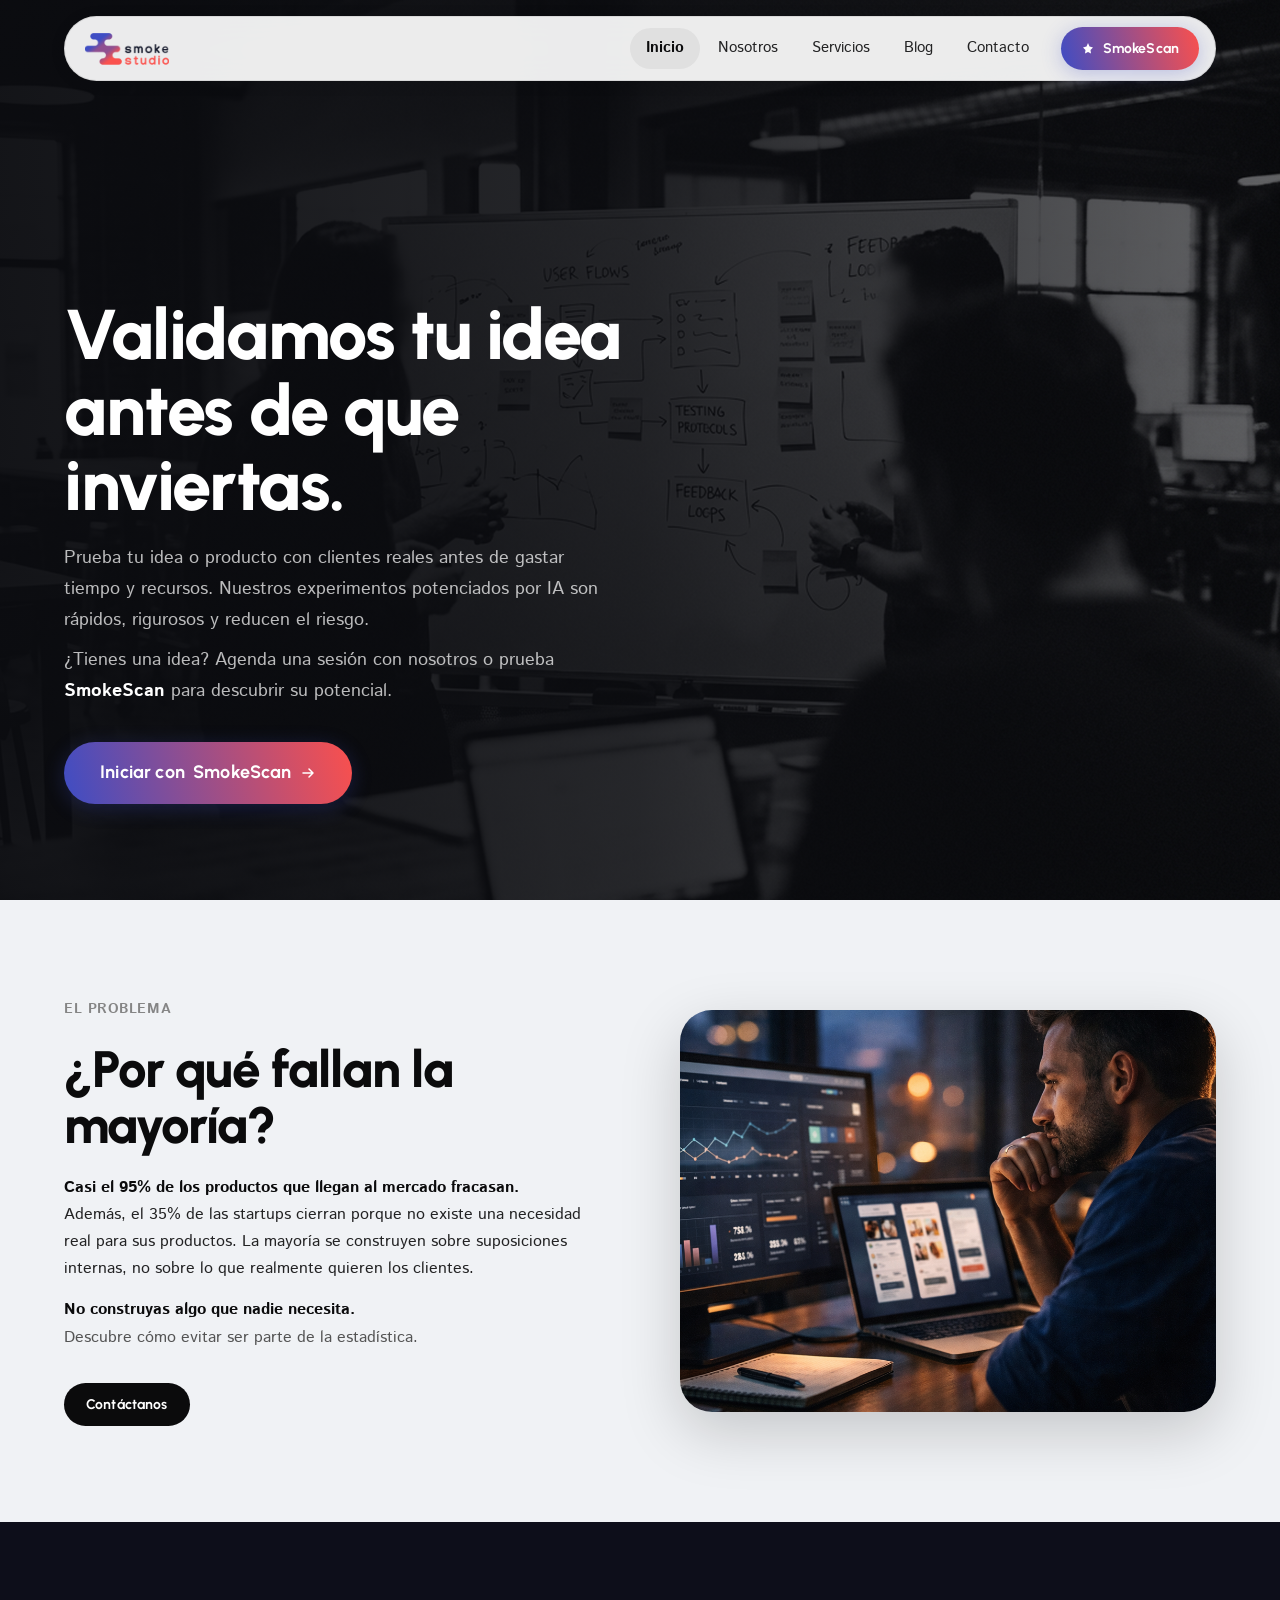
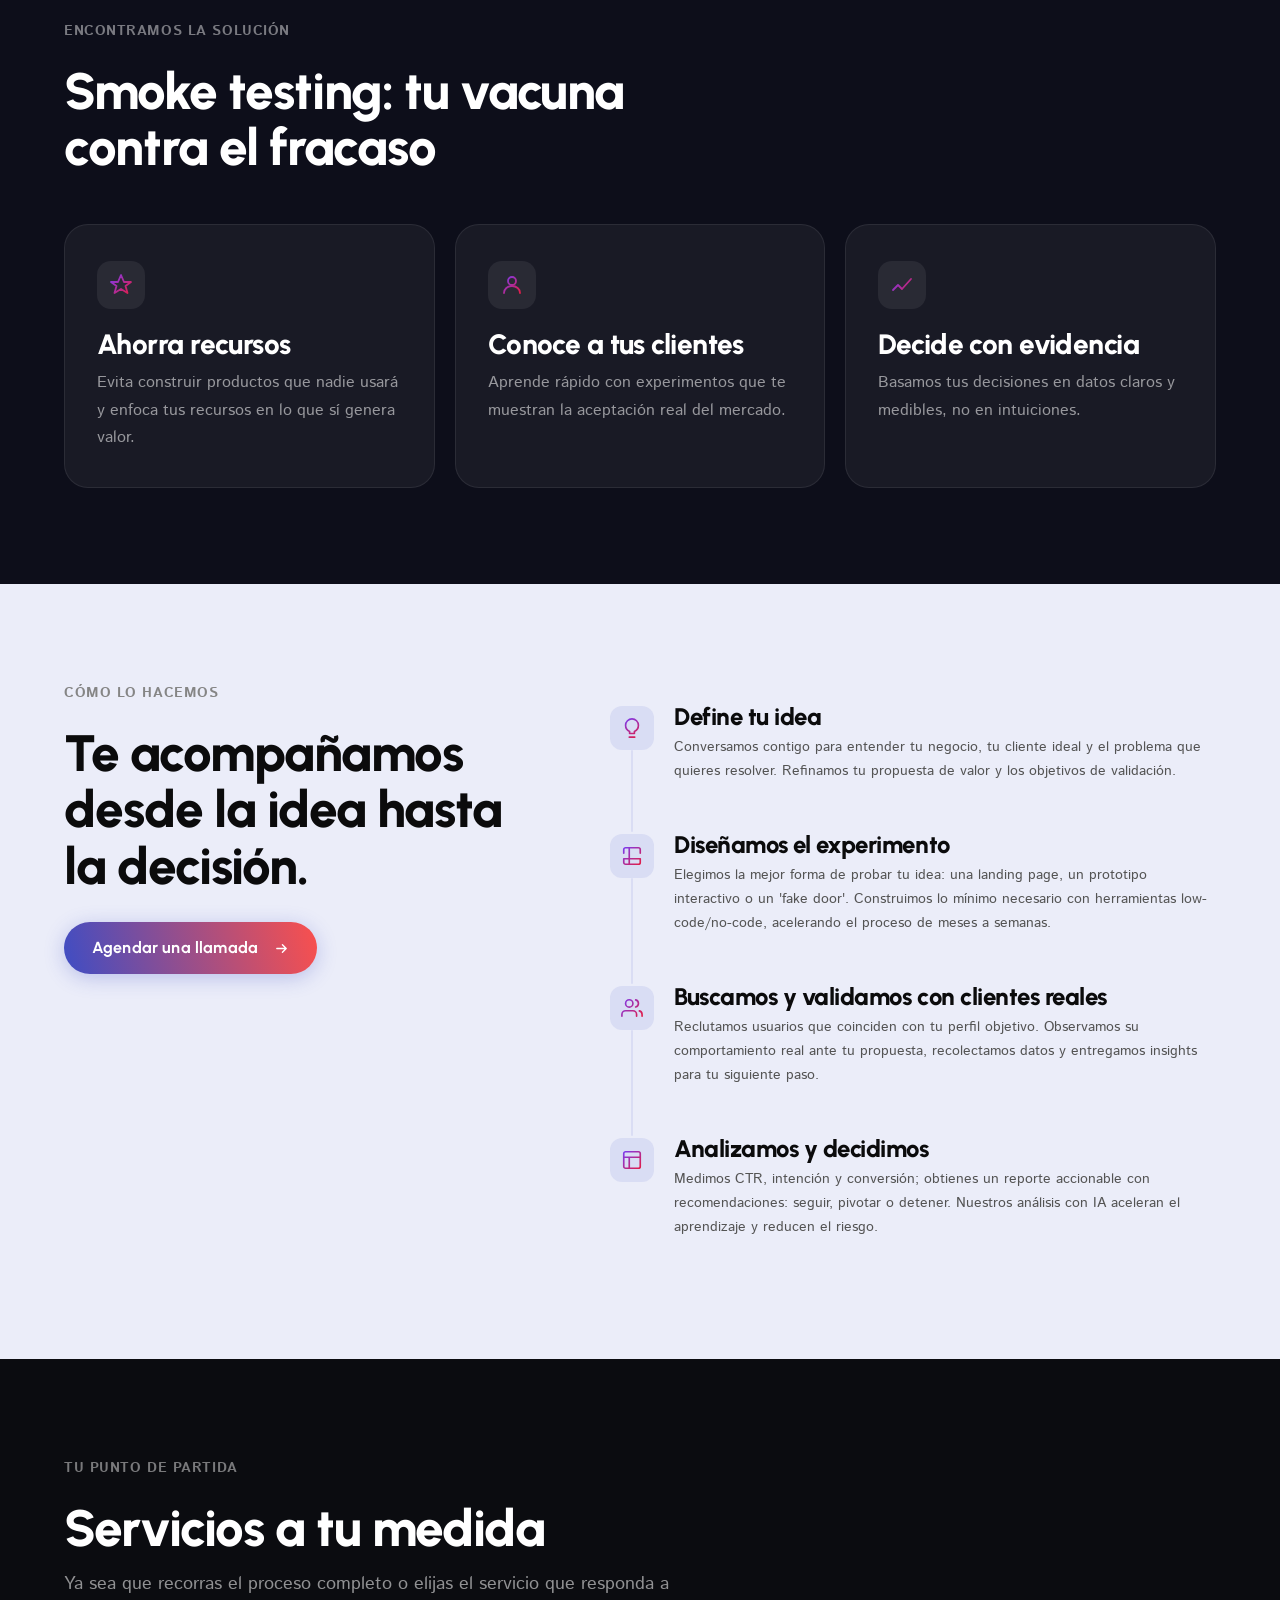
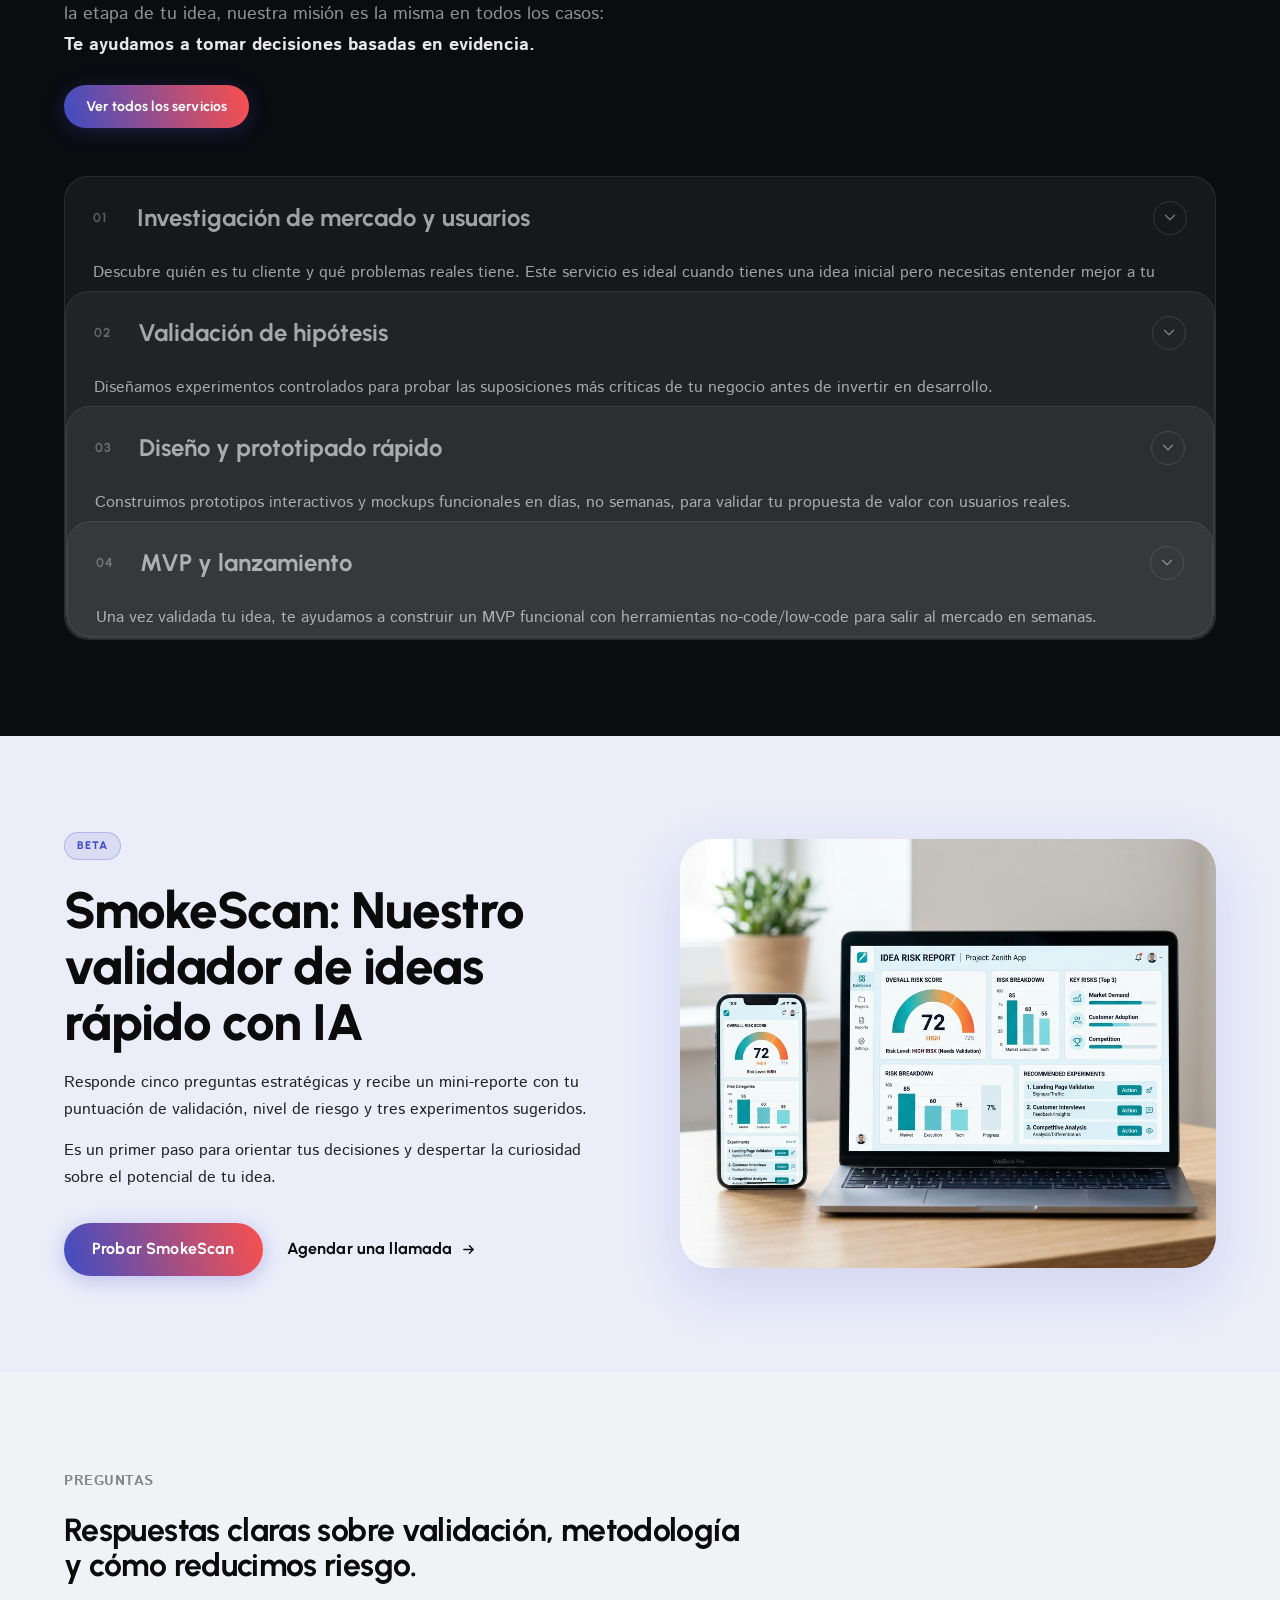
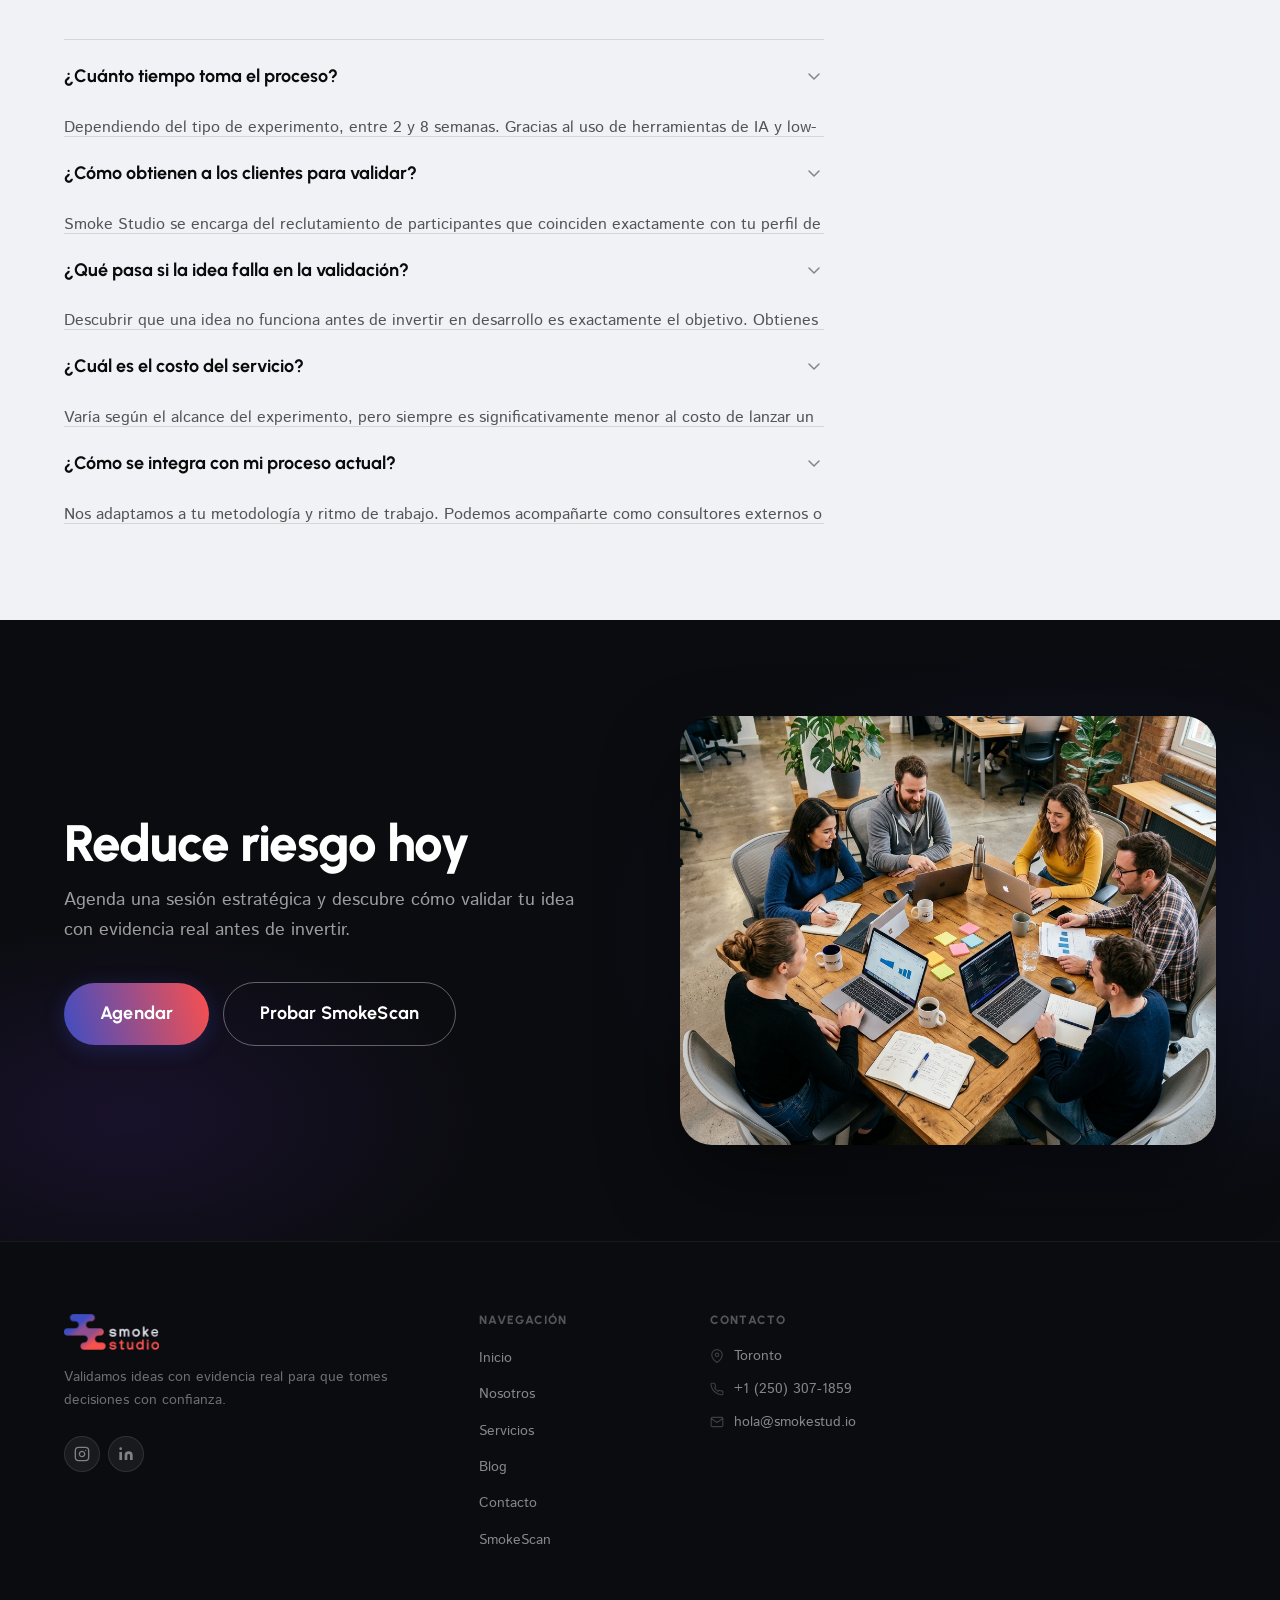
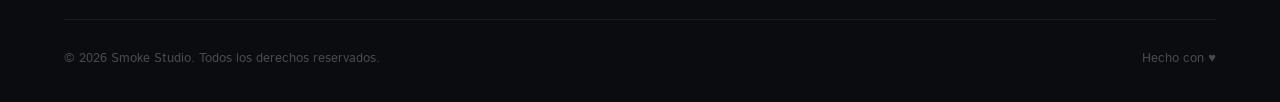
<file: index.html>
<!DOCTYPE html>
<html lang="es">
<head>
  <meta charset="UTF-8" />
  <meta name="viewport" content="width=device-width, initial-scale=1.0" />
  <title>Smoke Studio — Validamos tu idea antes de que inviertas</title>
  <meta name="description" content="Prueba tu idea o producto con clientes reales antes de gastar tiempo y recursos. Experimentos potenciados por IA rápidos, rigurosos y que reducen el riesgo." />
  <link rel="preconnect" href="https://fonts.googleapis.com" />
  <link rel="preconnect" href="https://fonts.gstatic.com" crossorigin />
  <link href="https://fonts.googleapis.com/css2?family=Urbanist:wght@300;400;500;600;700;800;900&family=Istok+Web:wght@400;700&display=swap" rel="stylesheet" />
  <link rel="stylesheet" href="styles.css" />
</head>
<body>
  <a href="#inicio" class="sr-only">Saltar al contenido</a>
  <div class="site-wrapper">

  <!-- NAV — floating pill, logo_dark on light bg -->
  <header class="nav-wrapper" id="nav-wrapper">
    <nav class="nav-container" id="navbar">
      <a href="#inicio" class="nav-logo" id="nav-logo">
        <picture>
          <source media="(max-width: 768px)" srcset="assets/logo_mobile.png">
          <img src="assets/logo_dark.svg" alt="Smoke Studio" class="logo-img" id="nav-logo-img" />
        </picture>
      </a>
      <ul class="nav-links" id="nav-links">
        <li><a href="#inicio"         class="nav-link active">Inicio</a></li>
        <li><a href="nosotros.html"    class="nav-link">Nosotros</a></li>
        <li><a href="servicios.html"   class="nav-link">Servicios</a></li>
        <li><a href="blog.html"        class="nav-link">Blog</a></li>
        <li><a href="#contacto"        class="nav-link">Contacto</a></li>
      </ul>
      <a href="smokescan.html" class="btn btn--gradient nav-cta" id="nav-cta">
        <svg width="14" height="14" viewBox="0 0 14 14" fill="none"><path d="M7 1l1.5 3.5L12 5.5l-2.5 2.5.5 3.5L7 10l-3 1.5.5-3.5L2 5.5l3.5-1L7 1z" fill="currentColor"/></svg>
        SmokeScan
      </a>
      <button class="hamburger" id="hamburger" aria-label="Abrir menú" aria-expanded="false">
        <span></span><span></span><span></span>
      </button>
    </nav>
  </header>

  <!-- MOBILE MENU — expands within same pill, does NOT overlay nav -->
  <div class="mobile-menu" id="mobile-menu" role="dialog" aria-modal="true" aria-label="Menú de navegación">
    <div class="mobile-menu__top">
      <a href="#inicio" class="nav-logo" id="mobile-logo">
        <img src="assets/logo_dark.svg" alt="Smoke Studio" class="logo-img" />
      </a>
      <button class="mobile-menu__close" id="mobile-close" aria-label="Cerrar menú">
        <svg width="18" height="18" viewBox="0 0 18 18" fill="none"><path d="M14 4L4 14M4 4l10 10" stroke="currentColor" stroke-width="2" stroke-linecap="round"/></svg>
      </button>
    </div>
    <ul class="mobile-menu__links">
      <li><a href="#inicio"          class="mobile-link active">Inicio</a></li>
      <li><a href="nosotros.html"     class="mobile-link">Nosotros</a></li>
      <li><a href="servicios.html"    class="mobile-link">Servicios</a></li>
      <li><a href="blog.html"         class="mobile-link">Blog</a></li>
      <li><a href="#contacto"         class="mobile-link">Contacto</a></li>
    </ul>
    <div class="mobile-menu__cta">
      <a href="smokescan.html" class="btn btn--gradient">
        <svg width="15" height="15" viewBox="0 0 14 14" fill="none"><path d="M7 1l1.5 3.5L12 5.5l-2.5 2.5.5 3.5L7 10l-3 1.5.5-3.5L2 5.5l3.5-1L7 1z" fill="currentColor"/></svg>
        SmokeScan
      </a>
    </div>
  </div>

  <main>

    <!-- ===================== HERO ===================== -->
    <section class="hero" id="inicio">
      <div class="hero__bg">
        <img src="assets/hero-team.jpg" alt="" aria-hidden="true" />
      </div>
      <div class="hero__content">
        <div class="hero__text">
          <h1 class="hero__headline animate-fadein" style="--delay:0s">
            Validamos tu idea antes de que inviertas.
          </h1>
          <p class="hero__sub animate-fadein" style="--delay:.1s">
            Prueba tu idea o producto con clientes reales antes de gastar tiempo y recursos. Nuestros experimentos potenciados por IA son rápidos, rigurosos y reducen el riesgo.
          </p>
          <p class="hero__sub2 animate-fadein" style="--delay:.15s">
            ¿Tienes una idea? Agenda una sesión con nosotros o prueba <strong>SmokeScan</strong> para descubrir su potencial.
          </p>
          <div class="hero__ctas animate-fadein" style="--delay:.22s">
            <a href="smokescan.html" class="btn btn--gradient btn--lg">
              Iniciar con <strong>SmokeScan</strong>
              <svg width="16" height="16" viewBox="0 0 16 16" fill="none"><path d="M3 8h10M9 4l4 4-4 4" stroke="currentColor" stroke-width="1.5" stroke-linecap="round" stroke-linejoin="round"/></svg>
            </a>
          </div>
        </div>
      </div>
    </section>

    <!-- ===================== PROBLEMA ===================== -->
    <section class="problem" id="nosotros">
      <div class="container">
        <div class="problem__grid">
          <div class="problem__text reveal">
            <span class="section-tag">El problema</span>
            <h2>¿Por qué fallan la mayoría?</h2>
            <p><strong>Casi el 95% de los productos que llegan al mercado fracasan.</strong><br>
            Además, el 35% de las startups cierran porque no existe una necesidad real para sus productos. La mayoría se construyen sobre suposiciones internas, no sobre lo que realmente quieren los clientes.</p>
            <p class="highlight">No construyas algo que nadie necesita.<br>
            <span style="font-weight:400;color:var(--c-neutral-dark)">Descubre cómo evitar ser parte de la estadística.</span></p>
            <div class="problem__ctas">
              <a href="#contacto" class="btn btn--dark btn--sm">Contáctanos</a>
            </div>
          </div>
          <div class="problem__image reveal" style="--delay:.12s">
            <img src="assets/problem-stats.jpg" alt="Análisis de datos de mercado" />
          </div>
        </div>
      </div>
    </section>

    <!-- ===================== SOLUCIÓN ===================== -->
    <section class="solution" id="solucion">
      <div class="container">
        <div class="section-header reveal">
          <span class="section-tag section-tag--light">Encontramos la solución</span>
          <h2>Smoke testing: tu vacuna contra el fracaso</h2>
        </div>
        <div class="cards-grid">
          <article class="card reveal" style="--delay:0s">
            <div class="card__icon">
              <svg width="24" height="24" viewBox="0 0 24 24" fill="none"><path d="M12 2L9 9H2l5.5 4-2 7L12 16l6.5 4-2-7L22 9h-7L12 2z" stroke="url(#cg1)" stroke-width="1.8" stroke-linecap="round" stroke-linejoin="round"/><defs><linearGradient id="cg1" x1="2" y1="2" x2="22" y2="20" gradientUnits="userSpaceOnUse"><stop stop-color="#7C3AED"/><stop offset="1" stop-color="#E11D48"/></linearGradient></defs></svg>
            </div>
            <h3>Ahorra recursos</h3>
            <p>Evita construir productos que nadie usará y enfoca tus recursos en lo que sí genera valor.</p>
          </article>
          <article class="card reveal" style="--delay:.08s">
            <div class="card__icon">
              <svg width="24" height="24" viewBox="0 0 24 24" fill="none"><circle cx="12" cy="8" r="4" stroke="url(#cg2)" stroke-width="1.8"/><path d="M4 20c0-3.866 3.582-7 8-7s8 3.134 8 7" stroke="url(#cg2)" stroke-width="1.8" stroke-linecap="round"/><defs><linearGradient id="cg2" x1="4" y1="4" x2="20" y2="20" gradientUnits="userSpaceOnUse"><stop stop-color="#7C3AED"/><stop offset="1" stop-color="#E11D48"/></linearGradient></defs></svg>
            </div>
            <h3>Conoce a tus clientes</h3>
            <p>Aprende rápido con experimentos que te muestran la aceptación real del mercado.</p>
          </article>
          <article class="card reveal" style="--delay:.16s">
            <div class="card__icon">
              <svg width="24" height="24" viewBox="0 0 24 24" fill="none"><path d="M3 17l5-5 4 4 9-10" stroke="url(#cg3)" stroke-width="1.8" stroke-linecap="round" stroke-linejoin="round"/><defs><linearGradient id="cg3" x1="3" y1="6" x2="21" y2="21" gradientUnits="userSpaceOnUse"><stop stop-color="#7C3AED"/><stop offset="1" stop-color="#E11D48"/></linearGradient></defs></svg>
            </div>
            <h3>Decide con evidencia</h3>
            <p>Basamos tus decisiones en datos claros y medibles, no en intuiciones.</p>
          </article>
        </div>
      </div>
    </section>

    <!-- ===================== PROCESO ===================== -->
    <section class="proceso" id="proceso">
      <div class="container">
        <div class="proceso__grid">
          <div class="proceso__left reveal">
            <span class="section-tag">Cómo lo hacemos</span>
            <h2>Te acompañamos desde la idea hasta la decisión.</h2>
            <div class="proceso__ctas">
              <a href="#contacto" class="btn btn--gradient">
                Agendar una llamada
                <svg width="15" height="15" viewBox="0 0 16 16" fill="none" style="margin-left:8px;"><path d="M3 8h10M9 4l4 4-4 4" stroke="currentColor" stroke-width="1.5" stroke-linecap="round" stroke-linejoin="round"/></svg>
              </a>
            </div>
          </div>
          <div class="proceso__steps reveal" style="--delay:.1s">
            <div class="step-item">
              <div class="step-item__icon">
                <svg width="22" height="22" viewBox="0 0 24 24" fill="none"><path d="M12 2a7 7 0 0 1 7 7c0 3-1.75 5.6-4.375 6.825V18H9.375v-2.175C6.75 14.6 5 12 5 9a7 7 0 0 1 7-7zM9 22h6" stroke="url(#sg1)" stroke-width="1.8" stroke-linecap="round" stroke-linejoin="round"/><defs><linearGradient id="sg1" x1="5" y1="2" x2="19" y2="22" gradientUnits="userSpaceOnUse"><stop stop-color="#7C3AED"/><stop offset="1" stop-color="#E11D48"/></linearGradient></defs></svg>
              </div>
              <div class="step-item__body">
                <h3>Define tu idea</h3>
                <p>Conversamos contigo para entender tu negocio, tu cliente ideal y el problema que quieres resolver. Refinamos tu propuesta de valor y los objetivos de validación.</p>
              </div>
            </div>
            <div class="step-item">
              <div class="step-item__icon">
                <svg width="22" height="22" viewBox="0 0 24 24" fill="none"><path d="M9 3H5a2 2 0 0 0-2 2v4m6-6h10a2 2 0 0 1 2 2v4M9 3v18m0 0h10a2 2 0 0 0 2-2v-4M9 21H5a2 2 0 0 1-2-2v-4m0 0h18" stroke="url(#sg2)" stroke-width="1.8" stroke-linecap="round" stroke-linejoin="round"/><defs><linearGradient id="sg2" x1="3" y1="3" x2="21" y2="21" gradientUnits="userSpaceOnUse"><stop stop-color="#7C3AED"/><stop offset="1" stop-color="#E11D48"/></linearGradient></defs></svg>
              </div>
              <div class="step-item__body">
                <h3>Diseñamos el experimento</h3>
                <p>Elegimos la mejor forma de probar tu idea: una landing page, un prototipo interactivo o un 'fake door'. Construimos lo mínimo necesario con herramientas low-code/no-code, acelerando el proceso de meses a semanas.</p>
              </div>
            </div>
            <div class="step-item">
              <div class="step-item__icon">
                <svg width="22" height="22" viewBox="0 0 24 24" fill="none"><path d="M17 21v-2a4 4 0 0 0-4-4H5a4 4 0 0 0-4 4v2" stroke="url(#sg3)" stroke-width="1.8" stroke-linecap="round" stroke-linejoin="round"/><circle cx="9" cy="7" r="4" stroke="url(#sg3)" stroke-width="1.8"/><path d="M23 21v-2a4 4 0 0 0-3-3.87M16 3.13a4 4 0 0 1 0 7.75" stroke="url(#sg3)" stroke-width="1.8" stroke-linecap="round" stroke-linejoin="round"/><defs><linearGradient id="sg3" x1="1" y1="3" x2="23" y2="21" gradientUnits="userSpaceOnUse"><stop stop-color="#7C3AED"/><stop offset="1" stop-color="#E11D48"/></linearGradient></defs></svg>
              </div>
              <div class="step-item__body">
                <h3>Buscamos y validamos con clientes reales</h3>
                <p>Reclutamos usuarios que coinciden con tu perfil objetivo. Observamos su comportamiento real ante tu propuesta, recolectamos datos y entregamos insights para tu siguiente paso.</p>
              </div>
            </div>
            <div class="step-item">
              <div class="step-item__icon">
                <svg width="22" height="22" viewBox="0 0 24 24" fill="none"><rect x="3" y="3" width="18" height="18" rx="2" stroke="url(#sg4)" stroke-width="1.8"/><path d="M3 9h18M9 21V9" stroke="url(#sg4)" stroke-width="1.8" stroke-linecap="round"/><defs><linearGradient id="sg4" x1="3" y1="3" x2="21" y2="21" gradientUnits="userSpaceOnUse"><stop stop-color="#7C3AED"/><stop offset="1" stop-color="#E11D48"/></linearGradient></defs></svg>
              </div>
              <div class="step-item__body">
                <h3>Analizamos y decidimos</h3>
                <p>Medimos CTR, intención y conversión; obtienes un reporte accionable con recomendaciones: seguir, pivotar o detener. Nuestros análisis con IA aceleran el aprendizaje y reducen el riesgo.</p>
              </div>
            </div>
          </div>
        </div>
      </div>
    </section>

    <!-- ===================== SERVICIOS ACCORDION ===================== -->
    <section class="servicios" id="servicios">
      <div class="container">
        <div class="servicios__intro reveal">
          <span class="section-tag section-tag--light">Tu punto de partida</span>
          <h2>Servicios a tu medida</h2>
          <p>Ya sea que recorras el proceso completo o elijas el servicio que responda a la etapa de tu idea, nuestra misión es la misma en todos los casos:</p>
          <p><strong>Te ayudamos a tomar decisiones basadas en evidencia.</strong></p>
          <div style="margin-top:24px;">
            <a href="servicios.html" class="btn btn--gradient btn--sm">Ver todos los servicios</a>
          </div>
        </div>
        <div class="accordion" id="accordion">

          <div class="accordion__item reveal" data-index="0">
            <button class="accordion__header" aria-expanded="false" id="acc-btn-0" aria-controls="acc-panel-0">
              <span class="accordion__num">01</span>
              <span class="accordion__title">Investigación de mercado y usuarios</span>
              <span class="accordion__icon">
                <svg width="18" height="18" viewBox="0 0 20 20" fill="none"><path d="M5 7l5 5 5-5" stroke="currentColor" stroke-width="1.5" stroke-linecap="round" stroke-linejoin="round"/></svg>
              </span>
            </button>
            <div class="accordion__panel" id="acc-panel-0" role="region" aria-labelledby="acc-btn-0">
              <div class="accordion__content">
                <div class="accordion__text">
                  <p>Descubre quién es tu cliente y qué problemas reales tiene. Este servicio es ideal cuando tienes una idea inicial pero necesitas entender mejor a tu público objetivo.</p>
                  <ul class="accordion__list">
                    <li>Entrevistas en profundidad con usuarios reales</li>
                    <li>Mapas de empatía y journey maps</li>
                    <li>Análisis de segmento y tamaño de mercado</li>
                    <li>Reporte de hallazgos accionables</li>
                  </ul>
                  <a href="servicios.html#contacto" class="btn btn--gradient btn--sm">Solicitar servicio</a>
              </div>
            </div>
          </div>

          <div class="accordion__item reveal" style="--delay:.05s" data-index="1">
            <button class="accordion__header" aria-expanded="false" id="acc-btn-1" aria-controls="acc-panel-1">
              <span class="accordion__num">02</span>
              <span class="accordion__title">Validación de hipótesis</span>
              <span class="accordion__icon">
                <svg width="18" height="18" viewBox="0 0 20 20" fill="none"><path d="M5 7l5 5 5-5" stroke="currentColor" stroke-width="1.5" stroke-linecap="round" stroke-linejoin="round"/></svg>
              </span>
            </button>
            <div class="accordion__panel" id="acc-panel-1" role="region" aria-labelledby="acc-btn-1">
              <div class="accordion__content">
                <div class="accordion__text">
                  <p>Diseñamos experimentos controlados para probar las suposiciones más críticas de tu negocio antes de invertir en desarrollo.</p>
                  <ul class="accordion__list">
                    <li>Definición de hipótesis priorizadas</li>
                    <li>Diseño de experimentos lean</li>
                    <li>Landing pages y fake doors</li>
                    <li>Análisis de métricas de conversión</li>
                  </ul>
                  <a href="servicios.html#contacto" class="btn btn--gradient btn--sm">Solicitar servicio</a>
              </div>
            </div>
          </div>

          <div class="accordion__item reveal" style="--delay:.1s" data-index="2">
            <button class="accordion__header" aria-expanded="false" id="acc-btn-2" aria-controls="acc-panel-2">
              <span class="accordion__num">03</span>
              <span class="accordion__title">Diseño y prototipado rápido</span>
              <span class="accordion__icon">
                <svg width="18" height="18" viewBox="0 0 20 20" fill="none"><path d="M5 7l5 5 5-5" stroke="currentColor" stroke-width="1.5" stroke-linecap="round" stroke-linejoin="round"/></svg>
              </span>
            </button>
            <div class="accordion__panel" id="acc-panel-2" role="region" aria-labelledby="acc-btn-2">
              <div class="accordion__content">
                <div class="accordion__text">
                  <p>Construimos prototipos interactivos y mockups funcionales en días, no semanas, para validar tu propuesta de valor con usuarios reales.</p>
                  <ul class="accordion__list">
                    <li>Wireframes y flujos de usuario</li>
                    <li>Prototipos navegables en Figma</li>
                    <li>Pruebas de usabilidad</li>
                    <li>Iteraciones basadas en feedback</li>
                  </ul>
                  <a href="servicios.html#contacto" class="btn btn--gradient btn--sm">Solicitar servicio</a>
              </div>
            </div>
          </div>

          <div class="accordion__item reveal" style="--delay:.15s" data-index="3">
            <button class="accordion__header" aria-expanded="false" id="acc-btn-3" aria-controls="acc-panel-3">
              <span class="accordion__num">04</span>
              <span class="accordion__title">MVP y lanzamiento</span>
              <span class="accordion__icon">
                <svg width="18" height="18" viewBox="0 0 20 20" fill="none"><path d="M5 7l5 5 5-5" stroke="currentColor" stroke-width="1.5" stroke-linecap="round" stroke-linejoin="round"/></svg>
              </span>
            </button>
            <div class="accordion__panel" id="acc-panel-3" role="region" aria-labelledby="acc-btn-3">
              <div class="accordion__content">
                <div class="accordion__text">
                  <p>Una vez validada tu idea, te ayudamos a construir un MVP funcional con herramientas no-code/low-code para salir al mercado en semanas.</p>
                  <ul class="accordion__list">
                    <li>Definición de scope del MVP</li>
                    <li>Desarrollo con Webflow, Bubble o Framer</li>
                    <li>Estrategia de go-to-market</li>
                    <li>Análisis de métricas post-lanzamiento</li>
                  </ul>
                  <a href="servicios.html#contacto" class="btn btn--gradient btn--sm">Solicitar servicio</a>
              </div>
            </div>
          </div>

        </div>
      </div>
    </section>

    <!-- ===================== SMOKESCAN BETA ===================== -->
    <section class="smokescan" id="smokescan">
      <div class="container">
        <div class="smokescan__grid">
          <div class="smokescan__text reveal">
            <span class="badge-beta">BETA</span>
            <h2>SmokeScan: Nuestro validador de ideas rápido con IA</h2>
            <p>Responde cinco preguntas estratégicas y recibe un mini-reporte con tu puntuación de validación, nivel de riesgo y tres experimentos sugeridos.</p>
            <p>Es un primer paso para orientar tus decisiones y despertar la curiosidad sobre el potencial de tu idea.</p>
            <div class="smokescan__ctas">
              <a href="smokescan.html" class="btn btn--gradient">Probar SmokeScan</a>
              <a href="#contacto" class="btn btn--ghost-dark">
                Agendar una llamada
                <svg width="15" height="15" viewBox="0 0 16 16" fill="none"><path d="M3 8h10M9 4l4 4-4 4" stroke="currentColor" stroke-width="1.5" stroke-linecap="round" stroke-linejoin="round"/></svg>
              </a>
            </div>
          </div>
          <div class="smokescan__image reveal" style="--delay:.14s">
            <img src="assets/smokescan-mockup.jpg" alt="SmokeScan — Idea Risk Report en laptop y móvil" />
          </div>
        </div>
      </div>
    </section>

    <!-- ===================== CLIENTES / LOGOS ===================== -->
    <!-- <section class="clientes">
      <div class="container">
        <h2 class="clientes__title reveal">Ellos ya tomaron decisiones con nosotros</h2>
      </div>
      <div class="logos-track-wrapper">
        <div class="logos-track">
          <span class="logo-item">Webflow</span>
          <span class="logo-item">Relume</span>
          <span class="logo-item">Notion</span>
          <span class="logo-item">Linear</span>
          <span class="logo-item">Figma</span>
          <span class="logo-item">Framer</span>
          <span class="logo-item">Webflow</span>
          <span class="logo-item">Relume</span>
          <span class="logo-item">Notion</span>
          <span class="logo-item">Linear</span>
          <span class="logo-item">Figma</span>
          <span class="logo-item">Framer</span>
        </div>
      </div>
    </section> -->

    <!-- ===================== FAQ ===================== -->
    <section class="faq" id="faq">
      <div class="container">
        <div class="faq__header reveal">
          <span class="section-tag">Preguntas</span>
          <h2>Respuestas claras sobre validación, metodología y cómo reducimos riesgo.</h2>
        </div>
        <div class="faq__list">
          <div class="faq__item reveal" style="--delay:0s">
            <button class="faq__question" aria-expanded="false">
              ¿Cuánto tiempo toma el proceso?
              <svg class="faq__arrow" width="20" height="20" viewBox="0 0 20 20" fill="none"><path d="M5 7l5 5 5-5" stroke="currentColor" stroke-width="1.5" stroke-linecap="round" stroke-linejoin="round"/></svg>
            </button>
            <div class="faq__answer">
              <p>Dependiendo del tipo de experimento, entre 2 y 8 semanas. Gracias al uso de herramientas de IA y low-code, aceleramos el proceso de meses a semanas sin sacrificar rigor metodológico.</p>
            </div>
          </div>
          <div class="faq__item reveal" style="--delay:.05s">
            <button class="faq__question" aria-expanded="false">
              ¿Cómo obtienen a los clientes para validar?
              <svg class="faq__arrow" width="20" height="20" viewBox="0 0 20 20" fill="none"><path d="M5 7l5 5 5-5" stroke="currentColor" stroke-width="1.5" stroke-linecap="round" stroke-linejoin="round"/></svg>
            </button>
            <div class="faq__answer">
              <p>Smoke Studio se encarga del reclutamiento de participantes que coinciden exactamente con tu perfil de cliente ideal. Usamos metodologías probadas para asegurar que los insights sean representativos.</p>
            </div>
          </div>
          <div class="faq__item reveal" style="--delay:.1s">
            <button class="faq__question" aria-expanded="false">
              ¿Qué pasa si la idea falla en la validación?
              <svg class="faq__arrow" width="20" height="20" viewBox="0 0 20 20" fill="none"><path d="M5 7l5 5 5-5" stroke="currentColor" stroke-width="1.5" stroke-linecap="round" stroke-linejoin="round"/></svg>
            </button>
            <div class="faq__answer">
              <p>Descubrir que una idea no funciona antes de invertir en desarrollo es exactamente el objetivo. Obtienes datos concretos para pivotar, refinar o detener a tiempo, ahorrando recursos valiosos.</p>
            </div>
          </div>
          <div class="faq__item reveal" style="--delay:.15s">
            <button class="faq__question" aria-expanded="false">
              ¿Cuál es el costo del servicio?
              <svg class="faq__arrow" width="20" height="20" viewBox="0 0 20 20" fill="none"><path d="M5 7l5 5 5-5" stroke="currentColor" stroke-width="1.5" stroke-linecap="round" stroke-linejoin="round"/></svg>
            </button>
            <div class="faq__answer">
              <p>Varía según el alcance del experimento, pero siempre es significativamente menor al costo de lanzar un producto fallido. Agenda una sesión gratuita para recibir un presupuesto personalizado.</p>
            </div>
          </div>
          <div class="faq__item reveal" style="--delay:.2s">
            <button class="faq__question" aria-expanded="false">
              ¿Cómo se integra con mi proceso actual?
              <svg class="faq__arrow" width="20" height="20" viewBox="0 0 20 20" fill="none"><path d="M5 7l5 5 5-5" stroke="currentColor" stroke-width="1.5" stroke-linecap="round" stroke-linejoin="round"/></svg>
            </button>
            <div class="faq__answer">
              <p>Nos adaptamos a tu metodología y ritmo de trabajo. Podemos acompañarte como consultores externos o integrarnos al equipo. Nuestro enfoque es complementar, no interrumpir tu operación actual.</p>
            </div>
          </div>
        </div>
      </div>
    </section>

    <!-- ===================== CTA FINAL — dark, logo_light ===================== -->
    <section class="cta-final" id="contacto">
      <div class="container">
        <div class="cta-final__grid">
          <div class="cta-final__text reveal">
            <h2>Reduce riesgo hoy</h2>
            <p>Agenda una sesión estratégica y descubre cómo validar tu idea con evidencia real antes de invertir.</p>
            <div class="cta-final__ctas">
              <a href="mailto:hola@smokestud.io" class="btn btn--gradient btn--lg">Agendar</a>
              <a href="smokescan.html" class="btn btn--outline-white btn--lg">Probar SmokeScan</a>
            </div>
          </div>
          <div class="cta-final__image reveal" style="--delay:.14s">
            <img src="assets/cta-team.jpg" alt="Equipo de Smoke Studio" />
          </div>
        </div>
      </div>
    </section>

  </main>

  <!-- FOOTER — dark bg, logo_light -->
  <footer class="footer">
    <div class="container">
      <div class="footer__grid">
        <div class="footer__brand">
          <a href="#" class="nav-logo footer__logo">
            <img src="assets/logo_light.svg" alt="Smoke Studio" class="logo-img logo-img--lg" />
          </a>
          <p class="footer__desc">Validamos ideas con evidencia real para que tomes decisiones con confianza.</p>
          <div class="footer__socials">
            <a href="https://www.instagram.com/smoke.studio.america?igsh=MTlzMjBxbGl6djkyOA%3D%3D" target="_blank" rel="noopener noreferrer" class="social-link" aria-label="Instagram">
              <svg width="16" height="16" viewBox="0 0 24 24" fill="none" stroke="currentColor" stroke-width="2" stroke-linecap="round" stroke-linejoin="round"><rect x="2" y="2" width="20" height="20" rx="5"/><path d="M16 11.37A4 4 0 1 1 12.63 8 4 4 0 0 1 16 11.37z"/><line x1="17.5" y1="6.5" x2="17.51" y2="6.5"/></svg>
            </a>
            <a href="https://www.linkedin.com/company/smokestudios" target="_blank" rel="noopener noreferrer" class="social-link" aria-label="LinkedIn">
              <svg width="16" height="16" viewBox="0 0 24 24" fill="currentColor"><path d="M16 8a6 6 0 0 1 6 6v7h-4v-7a2 2 0 0 0-2-2 2 2 0 0 0-2 2v7h-4v-7a6 6 0 0 1 6-6zM2 9h4v12H2z"/><circle cx="4" cy="4" r="2"/></svg>
            </a>
          </div>
        </div>
        <div class="footer__col">
          <h4>Navegación</h4>
          <ul>
            <li><a href="#inicio">Inicio</a></li>
            <li><a href="nosotros.html">Nosotros</a></li>
            <li><a href="servicios.html">Servicios</a></li>
            <li><a href="blog.html">Blog</a></li>
            <li><a href="#contacto">Contacto</a></li>
            <li><a href="smokescan.html">SmokeScan</a></li>
          </ul>
        </div>
        <div class="footer__col">
          <h4>Contacto</h4>
          <ul class="footer__contact">
            <li>
              <svg width="14" height="14" viewBox="0 0 24 24" fill="none" stroke="currentColor" stroke-width="2"><path d="M21 10c0 7-9 13-9 13s-9-6-9-13a9 9 0 0 1 18 0z"/><circle cx="12" cy="10" r="3"/></svg>
              Toronto
            </li>
            <li>
              <svg width="14" height="14" viewBox="0 0 24 24" fill="none" stroke="currentColor" stroke-width="2"><path d="M22 16.92v3a2 2 0 0 1-2.18 2 19.79 19.79 0 0 1-8.63-3.07A19.5 19.5 0 0 1 4.69 13a19.79 19.79 0 0 1-3.07-8.67A2 2 0 0 1 3.6 2.18h3a2 2 0 0 1 2 1.72c.127.96.361 1.903.7 2.81a2 2 0 0 1-.45 2.11L7.91 9.91a16 16 0 0 0 6.08 6.08l.9-.9a2 2 0 0 1 2.11-.45c.907.339 1.85.573 2.81.7A2 2 0 0 1 22 16.92z"/></svg>
              <a href="https://wa.me/12503071859" class="footer__link">+1 (250) 307-1859</a>
            </li>
            <li>
              <svg width="14" height="14" viewBox="0 0 24 24" fill="none" stroke="currentColor" stroke-width="2"><path d="M4 4h16c1.1 0 2 .9 2 2v12c0 1.1-.9 2-2 2H4c-1.1 0-2-.9-2-2V6c0-1.1.9-2 2-2z"/><polyline points="22,6 12,13 2,6"/></svg>
              <a href="mailto:hola@smokestud.io" class="footer__link">hola@smokestud.io</a>
            </li>
          </ul>
        </div>
      </div>
      <div class="footer__bottom">
        <p>© 2026 Smoke Studio. Todos los derechos reservados.</p>
        <div class="footer__legal">
          <span>Hecho con ♥</span>
        </div>
      </div>
    </div>
  </footer>

  </div> <!-- End site-wrapper -->
  <script src="main.js"></script>
</body>
</html>
</file>
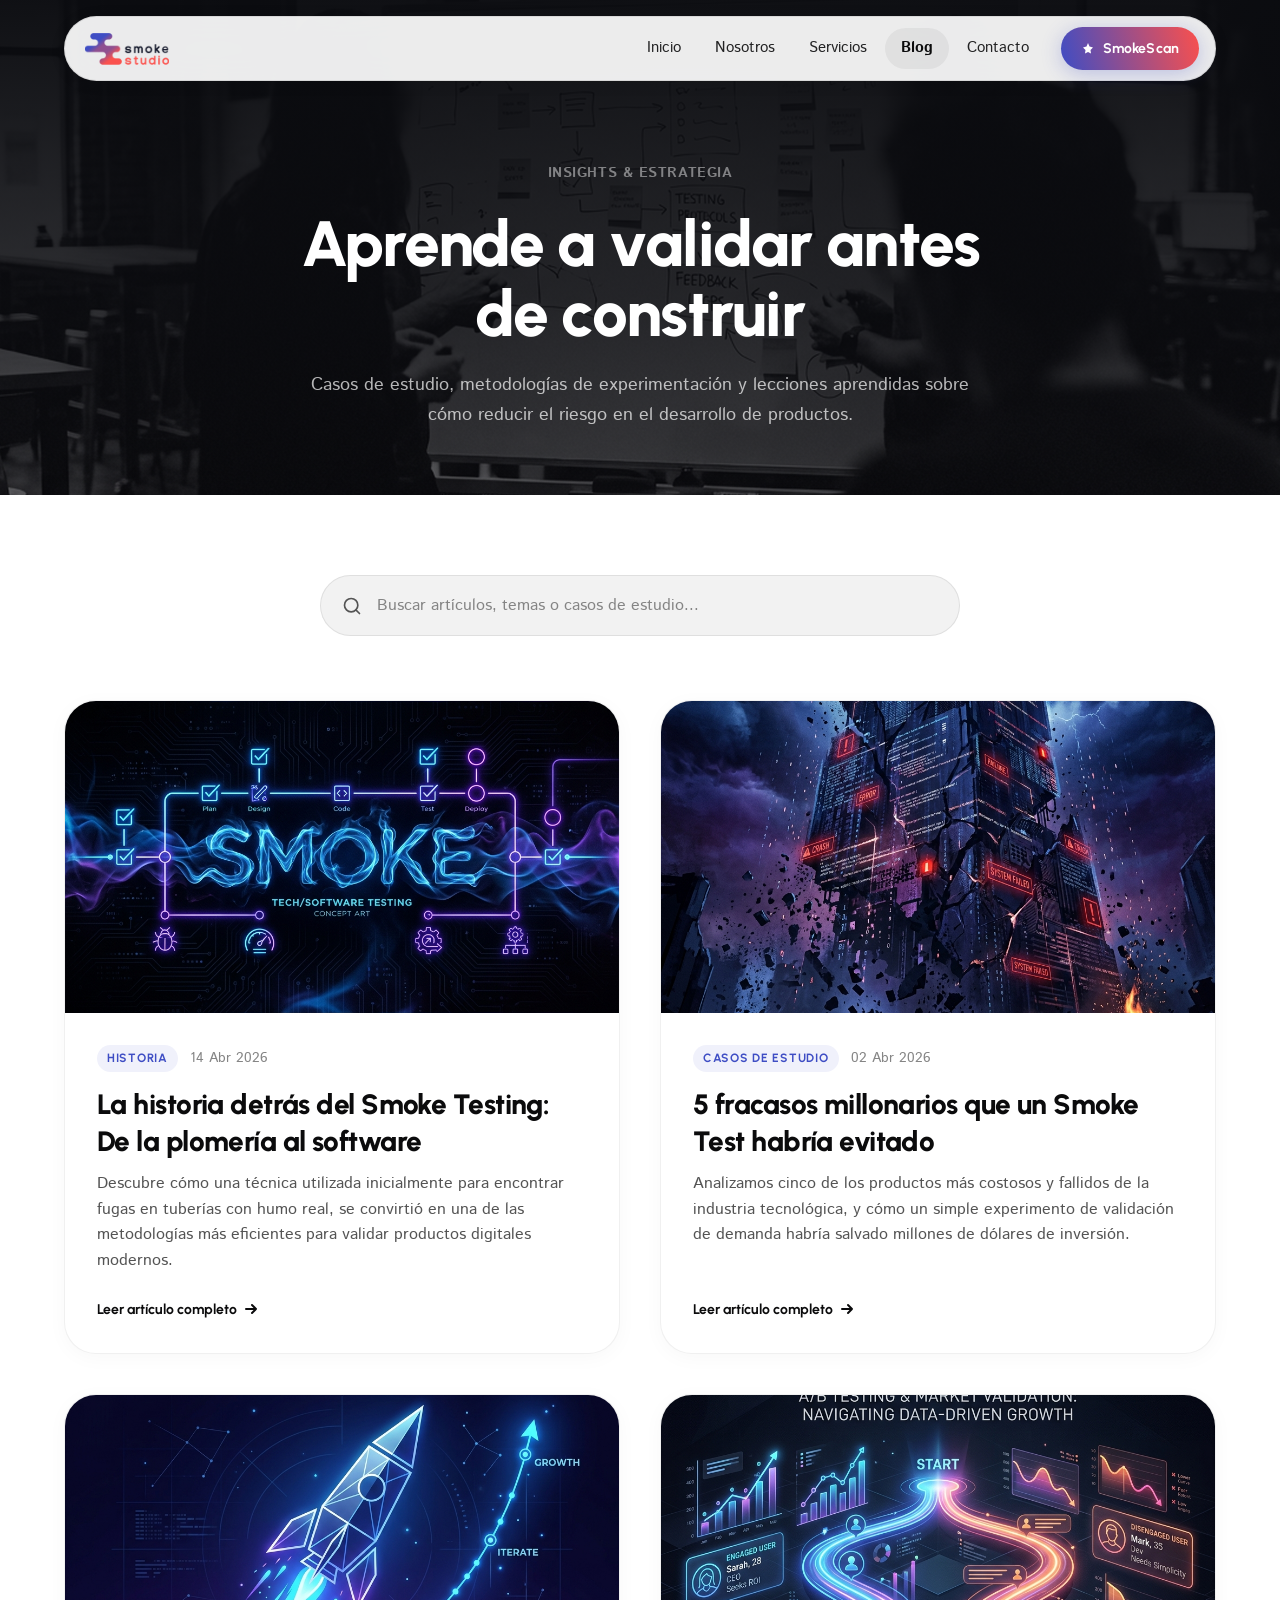
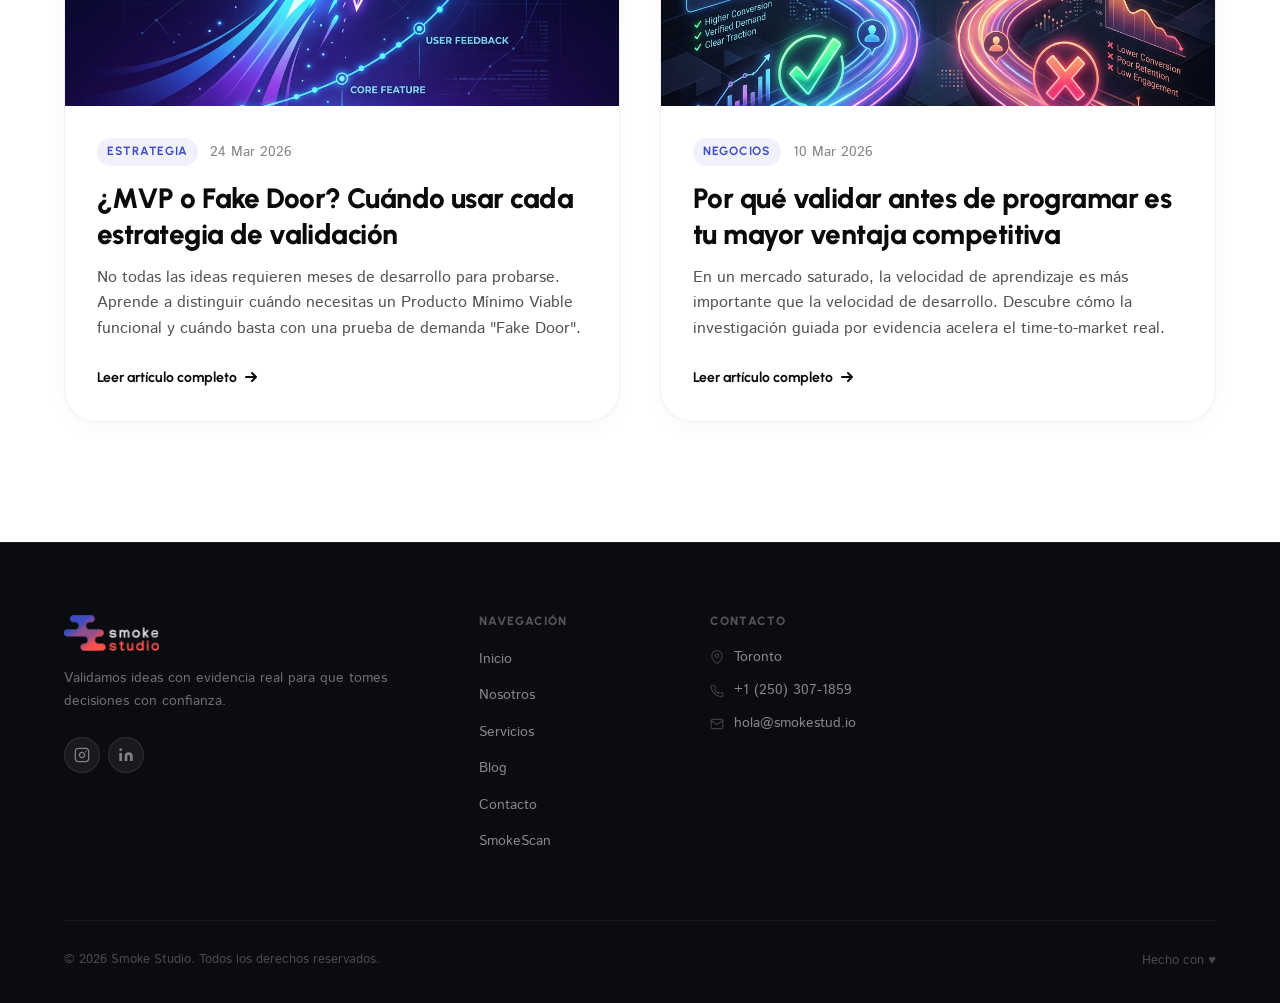
<file: blog.html>
<!DOCTYPE html>
<html lang="es">
<head>
  <meta charset="UTF-8" />
  <meta name="viewport" content="width=device-width, initial-scale=1.0" />
  <title>Blog — Smoke Studio</title>
  <meta name="description" content="Insights, historias y estrategias sobre validación de ideas, smoke testing y desarrollo de producto." />
  <link rel="preconnect" href="https://fonts.googleapis.com" />
  <link rel="preconnect" href="https://fonts.gstatic.com" crossorigin />
  <link href="https://fonts.googleapis.com/css2?family=Urbanist:wght@300;400;500;600;700;800;900&family=Istok+Web:wght@400;700&display=swap" rel="stylesheet" />
  <link rel="stylesheet" href="styles.css" />
  <style>
    /* ── PAGE-SPECIFIC TOKENS ── */
    :root {
      --bg-blog-hero: #0B0C10;
      --bg-blog-content: #FFFFFF;
    }

    /* ─── HERO ─── */
    .hero-blog {
      position: relative;
      min-height: 55vh;
      background: var(--bg-blog-hero);
      display: flex;
      align-items: flex-end;
      overflow: hidden;
      padding-bottom: 64px;
    }

    .hero-blog__bg {
      position: absolute;
      inset: 0;
      z-index: 0;
    }

    .hero-blog__bg img {
      width: 100%;
      height: 100%;
      object-fit: cover;
      object-position: center 40%;
      opacity: 0.35;
    }

    .hero-blog__bg::after {
      content: '';
      position: absolute;
      inset: 0;
      background: linear-gradient(
        to bottom,
        rgba(11, 12, 16, 0.95) 0%,
        rgba(11, 12, 16, 0.6) 60%,
        rgba(11, 12, 16, 0.1) 100%
      );
    }

    .hero-blog__content {
      position: relative;
      z-index: 1;
      width: 100%;
      max-width: var(--container-lg);
      margin: 0 auto;
      padding: 140px var(--padding-global) 0;
      text-align: center;
    }

    .hero-blog__text {
      max-width: 680px;
      margin: 0 auto;
    }

    .hero-blog__text .section-tag {
      color: rgba(255,255,255,0.45);
      justify-content: center;
    }

    .hero-blog__text h1 {
      font-family: 'Urbanist', sans-serif;
      color: #fff;
      margin: 12px 0 20px;
      font-size: clamp(36px, 5vw, 64px);
      line-height: 1.1;
    }

    .hero-blog__text p {
      color: rgba(255,255,255,0.70);
      font-size: var(--type-md);
      line-height: 1.7;
    }

    /* ─── BLOG CONTENT ─── */
    .blog-section {
      padding: 80px 0 120px;
      background: var(--bg-blog-content);
    }

    /* ─── SEARCH BAR ─── */
    .blog-search {
      max-width: 640px;
      margin: 0 auto 64px;
      position: relative;
    }

    .blog-search__input {
      width: 100%;
      padding: 18px 24px 18px 56px;
      font-family: 'Istok Web', sans-serif;
      font-size: var(--type-reg);
      color: var(--c-neutral-darkest);
      background: var(--c-neutral-lightest);
      border: 1px solid rgba(11, 11, 12, 0.08);
      border-radius: var(--radius-pill);
      transition: all 0.3s var(--ease-out);
      outline: none;
    }

    .blog-search__input::placeholder {
      color: var(--c-neutral);
    }

    .blog-search__input:focus {
      background: #fff;
      border-color: var(--c-indigo);
      box-shadow: 0 8px 32px rgba(62, 77, 196, 0.12);
    }

    .blog-search__icon {
      position: absolute;
      left: 22px;
      top: 50%;
      transform: translateY(-50%);
      color: var(--c-neutral-dark);
      pointer-events: none;
    }

    /* ─── BLOG GRID ─── */
    .blog-grid {
      display: grid;
      grid-template-columns: repeat(2, 1fr);
      gap: 40px;
    }

    .blog-card {
      display: flex;
      flex-direction: column;
      border-radius: var(--radius-lg);
      background: #fff;
      overflow: hidden;
      border: 1px solid rgba(11,11,12,0.06);
      transition: all 0.4s var(--ease-out);
      box-shadow: 0 4px 20px rgba(0,0,0,0.03);
    }

    .blog-card:hover {
      transform: translateY(-6px);
      box-shadow: 0 20px 48px rgba(0,0,0,0.08);
      border-color: rgba(62,77,196,0.15);
    }

    .blog-card__image {
      position: relative;
      aspect-ratio: 16/9;
      overflow: hidden;
      background: var(--c-neutral-lightest);
    }

    .blog-card__image img {
      width: 100%;
      height: 100%;
      object-fit: cover;
      transition: transform 0.6s var(--ease-out);
    }

    .blog-card:hover .blog-card__image img {
      transform: scale(1.05);
    }

    .blog-card__content {
      padding: 32px;
      display: flex;
      flex-direction: column;
      flex: 1;
    }

    .blog-card__meta {
      display: flex;
      align-items: center;
      gap: 12px;
      margin-bottom: 14px;
    }

    .blog-card__tag {
      font-family: 'Urbanist', sans-serif;
      font-size: 12px;
      font-weight: 700;
      letter-spacing: 0.06em;
      text-transform: uppercase;
      color: var(--c-indigo);
      background: rgba(62,77,196,0.08);
      padding: 4px 10px;
      border-radius: var(--radius-pill);
    }

    .blog-card__date {
      font-family: 'Istok Web', sans-serif;
      font-size: var(--type-sm);
      color: var(--c-neutral);
    }

    .blog-card h3 {
      font-family: 'Urbanist', sans-serif;
      font-size: var(--type-h5);
      color: var(--c-neutral-darkest);
      line-height: 1.3;
      margin-bottom: 12px;
      transition: color 0.2s;
    }

    .blog-card:hover h3 {
      color: var(--c-indigo);
    }

    .blog-card p {
      color: var(--c-neutral-dark);
      font-size: var(--type-reg);
      line-height: 1.6;
      margin-bottom: 24px;
      flex: 1;
    }

    .blog-card__link {
      display: inline-flex;
      align-items: center;
      gap: 6px;
      font-family: 'Urbanist', sans-serif;
      font-size: var(--type-sm);
      font-weight: 700;
      color: var(--c-neutral-darkest);
      transition: color 0.2s, gap 0.2s;
      margin-top: auto;
    }

    .blog-card:hover .blog-card__link {
      color: var(--c-indigo);
      gap: 10px;
    }

    /* ─── RESPONSIVE ─── */
    @media (max-width: 1024px) {
      .blog-grid {
        gap: 24px;
      }
    }

    @media (max-width: 768px) {
      .hero-blog {
        min-height: 40vh;
        padding-bottom: 40px;
      }
      .hero-blog__content {
        padding-top: 120px;
      }
      .hero-blog__text h1 {
        font-size: clamp(32px, 8vw, 42px);
      }
      .blog-grid {
        grid-template-columns: 1fr;
      }
      .blog-card__content {
        padding: 24px;
      }
      .blog-search {
        margin-bottom: 40px;
      }
    }
  </style>
</head>
<body>
  <a href="#main" class="sr-only">Saltar al contenido</a>
  <div class="site-wrapper">

  <!-- NAV -->
  <header class="nav-wrapper" id="nav-wrapper">
    <nav class="nav-container" id="navbar">
      <a href="index.html" class="nav-logo" id="nav-logo">
        <picture>
          <source media="(max-width: 768px)" srcset="assets/logo_mobile.png">
          <img src="assets/logo_dark.svg" alt="Smoke Studio" class="logo-img" id="nav-logo-img" />
        </picture>
      </a>
      <ul class="nav-links" id="nav-links">
        <li><a href="index.html#inicio" class="nav-link">Inicio</a></li>
        <li><a href="nosotros.html"       class="nav-link">Nosotros</a></li>
        <li><a href="servicios.html"      class="nav-link">Servicios</a></li>
        <li><a href="blog.html"           class="nav-link active">Blog</a></li>
        <li><a href="index.html#contacto" class="nav-link">Contacto</a></li>
      </ul>
      <a href="smokescan.html" class="btn btn--gradient nav-cta" id="nav-cta">
        <svg width="14" height="14" viewBox="0 0 14 14" fill="none"><path d="M7 1l1.5 3.5L12 5.5l-2.5 2.5.5 3.5L7 10l-3 1.5.5-3.5L2 5.5l3.5-1L7 1z" fill="currentColor"/></svg>
        SmokeScan
      </a>
      <button class="hamburger" id="hamburger" aria-label="Abrir menú" aria-expanded="false">
        <span></span><span></span><span></span>
      </button>
    </nav>
  </header>

  <!-- MOBILE MENU -->
  <div class="mobile-menu" id="mobile-menu" role="dialog" aria-modal="true" aria-label="Menú de navegación">
    <div class="mobile-menu__top">
      <a href="index.html" class="nav-logo" id="mobile-logo">
        <img src="assets/logo_dark.svg" alt="Smoke Studio" class="logo-img" />
      </a>
      <button class="mobile-menu__close" id="mobile-close" aria-label="Cerrar menú">
        <svg width="18" height="18" viewBox="0 0 18 18" fill="none"><path d="M14 4L4 14M4 4l10 10" stroke="currentColor" stroke-width="2" stroke-linecap="round"/></svg>
      </button>
    </div>
    <ul class="mobile-menu__links">
      <li><a href="index.html#inicio"   class="mobile-link">Inicio</a></li>
      <li><a href="nosotros.html"       class="mobile-link">Nosotros</a></li>
      <li><a href="servicios.html"      class="mobile-link">Servicios</a></li>
      <li><a href="blog.html"           class="mobile-link active">Blog</a></li>
      <li><a href="index.html#contacto" class="mobile-link">Contacto</a></li>
    </ul>
    <div class="mobile-menu__cta">
      <a href="smokescan.html" class="btn btn--gradient">
        <svg width="15" height="15" viewBox="0 0 14 14" fill="none"><path d="M7 1l1.5 3.5L12 5.5l-2.5 2.5.5 3.5L7 10l-3 1.5.5-3.5L2 5.5l3.5-1L7 1z" fill="currentColor"/></svg>
        SmokeScan
      </a>
    </div>
  </div>

  <main id="main">

    <!-- ═══════════════ HERO ═══════════════ -->
    <section class="hero-blog">
      <div class="hero-blog__bg">
        <img src="assets/hero-team.jpg" alt="" aria-hidden="true" />
      </div>
      <div class="hero-blog__content">
        <div class="hero-blog__text">
          <span class="section-tag animate-fadein" style="--delay:0s">Insights & Estrategia</span>
          <h1 class="animate-fadein" style="--delay:.1s">
            Aprende a validar antes de construir
          </h1>
          <p class="animate-fadein" style="--delay:.2s">
            Casos de estudio, metodologías de experimentación y lecciones aprendidas sobre cómo reducir el riesgo en el desarrollo de productos.
          </p>
        </div>
      </div>
    </section>

    <!-- ═══════════════ BLOG CONTENT ═══════════════ -->
    <section class="blog-section">
      <div class="container">
        
        <!-- Search Bar -->
        <div class="blog-search reveal">
          <svg class="blog-search__icon" width="20" height="20" viewBox="0 0 24 24" fill="none" stroke="currentColor" stroke-width="2" stroke-linecap="round" stroke-linejoin="round">
            <circle cx="11" cy="11" r="8"></circle>
            <line x1="21" y1="21" x2="16.65" y2="16.65"></line>
          </svg>
          <input type="text" class="blog-search__input" placeholder="Buscar artículos, temas o casos de estudio..." aria-label="Buscar en el blog" />
        </div>

        <!-- Posts Grid -->
        <div class="blog-grid">
          
          <!-- Post 1 -->
          <article class="blog-card reveal" style="--delay:.05s">
            <div class="blog-card__image">
              <img src="assets/blog-history.jpg" alt="Historia del smoke testing" loading="lazy" />
            </div>
            <div class="blog-card__content">
              <div class="blog-card__meta">
                <span class="blog-card__tag">Historia</span>
                <span class="blog-card__date">14 Abr 2026</span>
              </div>
              <h3>La historia detrás del Smoke Testing: De la plomería al software</h3>
              <p>Descubre cómo una técnica utilizada inicialmente para encontrar fugas en tuberías con humo real, se convirtió en una de las metodologías más eficientes para validar productos digitales modernos.</p>
              <a href="post-smoke-testing-history.html" class="blog-card__link">
                Leer artículo completo
                <svg width="16" height="16" viewBox="0 0 16 16" fill="none"><path d="M3 8h10M9 4l4 4-4 4" stroke="currentColor" stroke-width="2" stroke-linecap="round" stroke-linejoin="round"/></svg>
              </a>
            </div>
          </article>

          <!-- Post 2 -->
          <article class="blog-card reveal" style="--delay:.1s">
            <div class="blog-card__image">
              <img src="assets/blog-failures.jpg" alt="Fracasos tecnológicos" loading="lazy" />
            </div>
            <div class="blog-card__content">
              <div class="blog-card__meta">
                <span class="blog-card__tag">Casos de Estudio</span>
                <span class="blog-card__date">02 Abr 2026</span>
              </div>
              <h3>5 fracasos millonarios que un Smoke Test habría evitado</h3>
              <p>Analizamos cinco de los productos más costosos y fallidos de la industria tecnológica, y cómo un simple experimento de validación de demanda habría salvado millones de dólares de inversión.</p>
              <a href="post-tech-failures.html" class="blog-card__link">
                Leer artículo completo
                <svg width="16" height="16" viewBox="0 0 16 16" fill="none"><path d="M3 8h10M9 4l4 4-4 4" stroke="currentColor" stroke-width="2" stroke-linecap="round" stroke-linejoin="round"/></svg>
              </a>
            </div>
          </article>

          <!-- Post 3 -->
          <article class="blog-card reveal" style="--delay:.15s">
            <div class="blog-card__image">
              <img src="assets/blog-mvp.jpg" alt="MVP vs Fake Door" loading="lazy" />
            </div>
            <div class="blog-card__content">
              <div class="blog-card__meta">
                <span class="blog-card__tag">Estrategia</span>
                <span class="blog-card__date">24 Mar 2026</span>
              </div>
              <h3>¿MVP o Fake Door? Cuándo usar cada estrategia de validación</h3>
              <p>No todas las ideas requieren meses de desarrollo para probarse. Aprende a distinguir cuándo necesitas un Producto Mínimo Viable funcional y cuándo basta con una prueba de demanda "Fake Door".</p>
              <a href="post-mvp-vs-fake-door.html" class="blog-card__link">
                Leer artículo completo
                <svg width="16" height="16" viewBox="0 0 16 16" fill="none"><path d="M3 8h10M9 4l4 4-4 4" stroke="currentColor" stroke-width="2" stroke-linecap="round" stroke-linejoin="round"/></svg>
              </a>
            </div>
          </article>

          <!-- Post 4 -->
          <article class="blog-card reveal" style="--delay:.2s">
            <div class="blog-card__image">
              <img src="assets/blog-validation.jpg" alt="Ventaja competitiva" loading="lazy" />
            </div>
            <div class="blog-card__content">
              <div class="blog-card__meta">
                <span class="blog-card__tag">Negocios</span>
                <span class="blog-card__date">10 Mar 2026</span>
              </div>
              <h3>Por qué validar antes de programar es tu mayor ventaja competitiva</h3>
              <p>En un mercado saturado, la velocidad de aprendizaje es más importante que la velocidad de desarrollo. Descubre cómo la investigación guiada por evidencia acelera el time-to-market real.</p>
              <a href="post-validation-advantage.html" class="blog-card__link">
                Leer artículo completo
                <svg width="16" height="16" viewBox="0 0 16 16" fill="none"><path d="M3 8h10M9 4l4 4-4 4" stroke="currentColor" stroke-width="2" stroke-linecap="round" stroke-linejoin="round"/></svg>
              </a>
            </div>
          </article>

        </div>
      </div>
    </section>

  </main>

  <!-- FOOTER -->
  <footer class="footer">
    <div class="container">
      <div class="footer__grid">
        <div class="footer__brand">
          <a href="index.html" class="nav-logo footer__logo">
            <img src="assets/logo_light.svg" alt="Smoke Studio" class="logo-img logo-img--lg" />
          </a>
          <p class="footer__desc">Validamos ideas con evidencia real para que tomes decisiones con confianza.</p>
          <div class="footer__socials">
            <a href="https://www.instagram.com/smoke.studio.america?igsh=MTlzMjBxbGl6djkyOA%3D%3D" target="_blank" rel="noopener noreferrer" class="social-link" aria-label="Instagram">
              <svg width="16" height="16" viewBox="0 0 24 24" fill="none" stroke="currentColor" stroke-width="2" stroke-linecap="round" stroke-linejoin="round"><rect x="2" y="2" width="20" height="20" rx="5"/><path d="M16 11.37A4 4 0 1 1 12.63 8 4 4 0 0 1 16 11.37z"/><line x1="17.5" y1="6.5" x2="17.51" y2="6.5"/></svg>
            </a>
            <a href="https://www.linkedin.com/company/smokestudios" target="_blank" rel="noopener noreferrer" class="social-link" aria-label="LinkedIn">
              <svg width="16" height="16" viewBox="0 0 24 24" fill="currentColor"><path d="M16 8a6 6 0 0 1 6 6v7h-4v-7a2 2 0 0 0-2-2 2 2 0 0 0-2 2v7h-4v-7a6 6 0 0 1 6-6zM2 9h4v12H2z"/><circle cx="4" cy="4" r="2"/></svg>
            </a>
          </div>
        </div>
        <div class="footer__col">
          <h4>Navegación</h4>
          <ul>
            <li><a href="index.html#inicio">Inicio</a></li>
            <li><a href="nosotros.html">Nosotros</a></li>
            <li><a href="servicios.html">Servicios</a></li>
            <li><a href="blog.html">Blog</a></li>
            <li><a href="index.html#contacto">Contacto</a></li>
            <li><a href="smokescan.html">SmokeScan</a></li>
          </ul>
        </div>
        <div class="footer__col">
          <h4>Contacto</h4>
          <ul class="footer__contact">
            <li>
              <svg width="14" height="14" viewBox="0 0 24 24" fill="none" stroke="currentColor" stroke-width="2"><path d="M21 10c0 7-9 13-9 13s-9-6-9-13a9 9 0 0 1 18 0z"/><circle cx="12" cy="10" r="3"/></svg>
              Toronto
            </li>
            <li>
              <svg width="14" height="14" viewBox="0 0 24 24" fill="none" stroke="currentColor" stroke-width="2"><path d="M22 16.92v3a2 2 0 0 1-2.18 2 19.79 19.79 0 0 1-8.63-3.07A19.5 19.5 0 0 1 4.69 13a19.79 19.79 0 0 1-3.07-8.67A2 2 0 0 1 3.6 2.18h3a2 2 0 0 1 2 1.72c.127.96.361 1.903.7 2.81a2 2 0 0 1-.45 2.11L7.91 9.91a16 16 0 0 0 6.08 6.08l.9-.9a2 2 0 0 1 2.11-.45c.907.339 1.85.573 2.81.7A2 2 0 0 1 22 16.92z"/></svg>
              <a href="https://wa.me/12503071859" class="footer__link">+1 (250) 307-1859</a>
            </li>
            <li>
              <svg width="14" height="14" viewBox="0 0 24 24" fill="none" stroke="currentColor" stroke-width="2"><path d="M4 4h16c1.1 0 2 .9 2 2v12c0 1.1-.9 2-2 2H4c-1.1 0-2-.9-2-2V6c0-1.1.9-2 2-2z"/><polyline points="22,6 12,13 2,6"/></svg>
              <a href="mailto:hola@smokestud.io" class="footer__link">hola@smokestud.io</a>
            </li>
          </ul>
        </div>
      </div>
      <div class="footer__bottom">
        <p>© 2026 Smoke Studio. Todos los derechos reservados.</p>
        <div class="footer__legal">
          <span>Hecho con ♥</span>
        </div>
      </div>
    </div>
  </footer>

  </div> <!-- End site-wrapper -->
  <script src="main.js"></script>
  <script>
    // Blog Search functionality
    document.addEventListener('DOMContentLoaded', () => {
      const searchInput = document.querySelector('.blog-search__input');
      const articles = document.querySelectorAll('.blog-card');

      if (searchInput) {
        searchInput.addEventListener('input', (e) => {
          const query = e.target.value.toLowerCase();
          
          articles.forEach(article => {
            const title = article.querySelector('h3').textContent.toLowerCase();
            const desc = article.querySelector('p').textContent.toLowerCase();
            const tag = article.querySelector('.blog-card__tag').textContent.toLowerCase();
            
            if (title.includes(query) || desc.includes(query) || tag.includes(query)) {
              article.style.display = 'flex';
            } else {
              article.style.display = 'none';
            }
          });
        });
      }
    });
  </script>
</body>
</html>
</file>
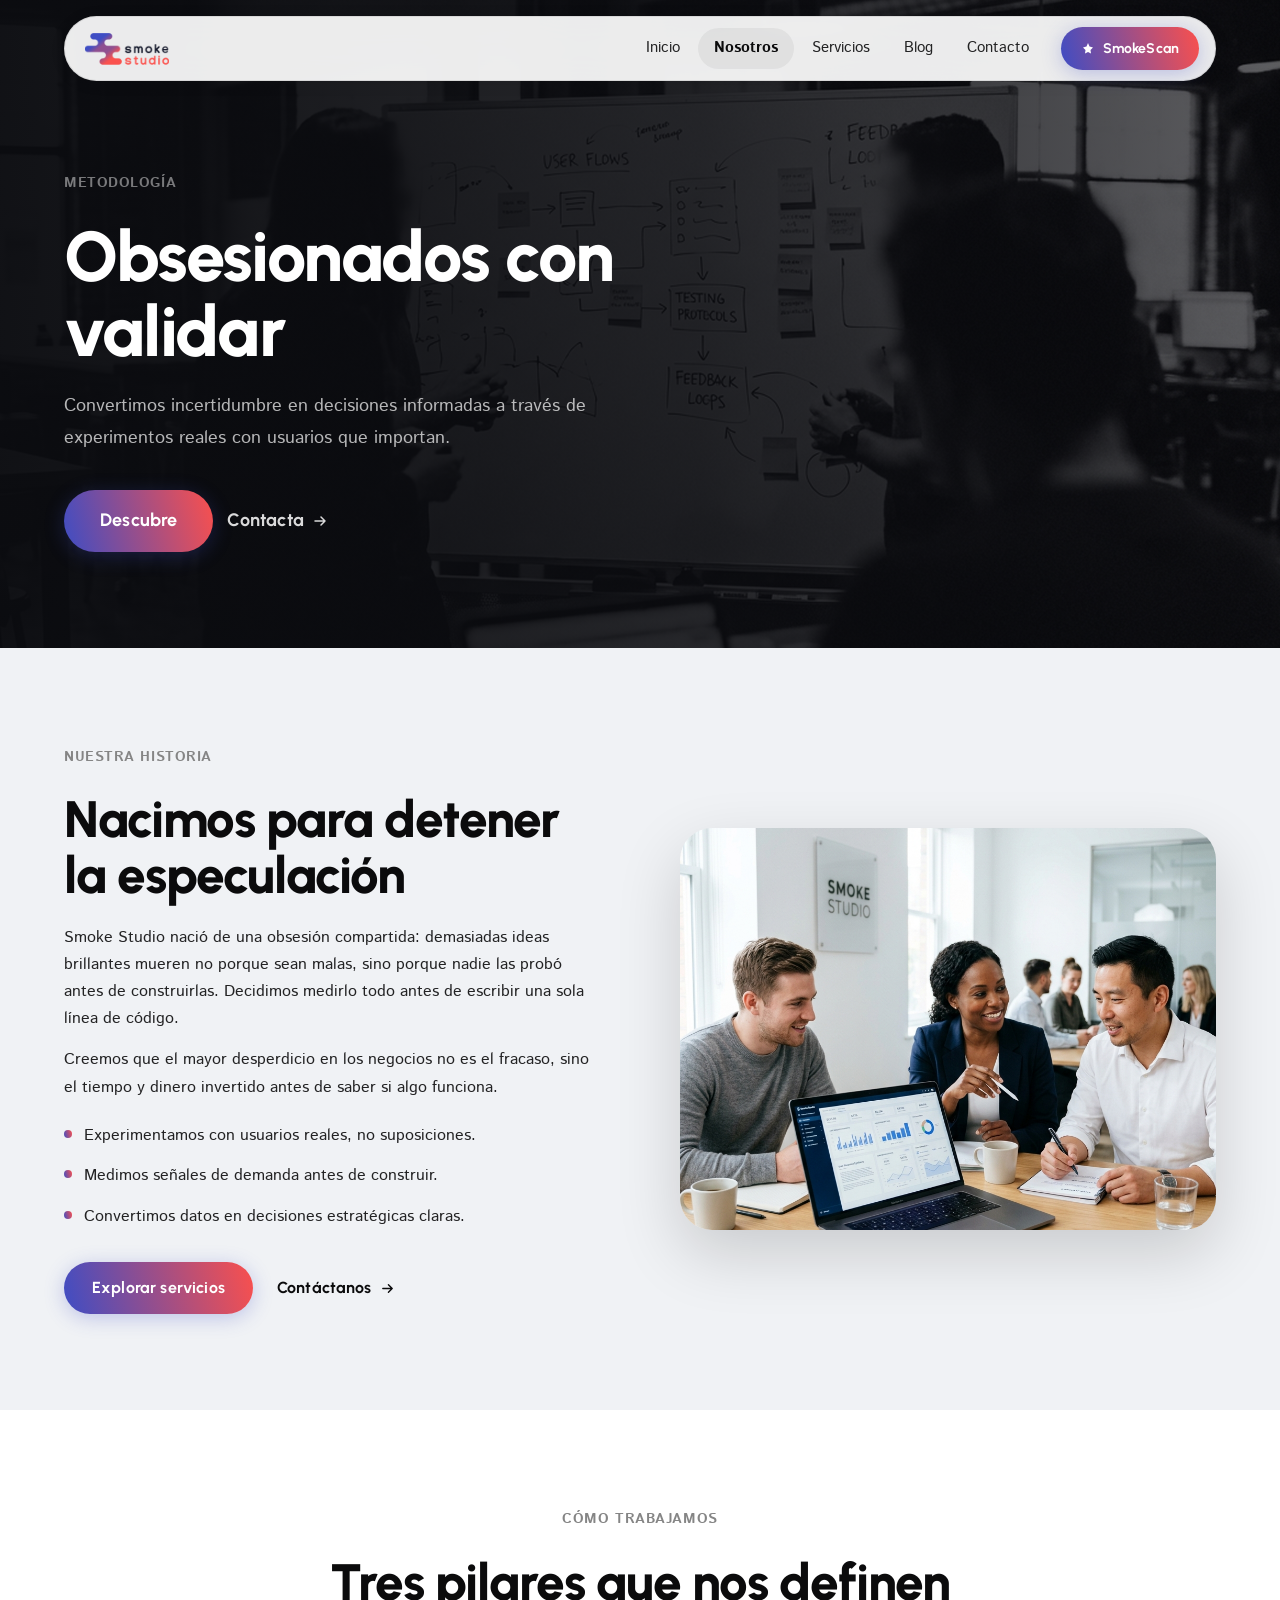
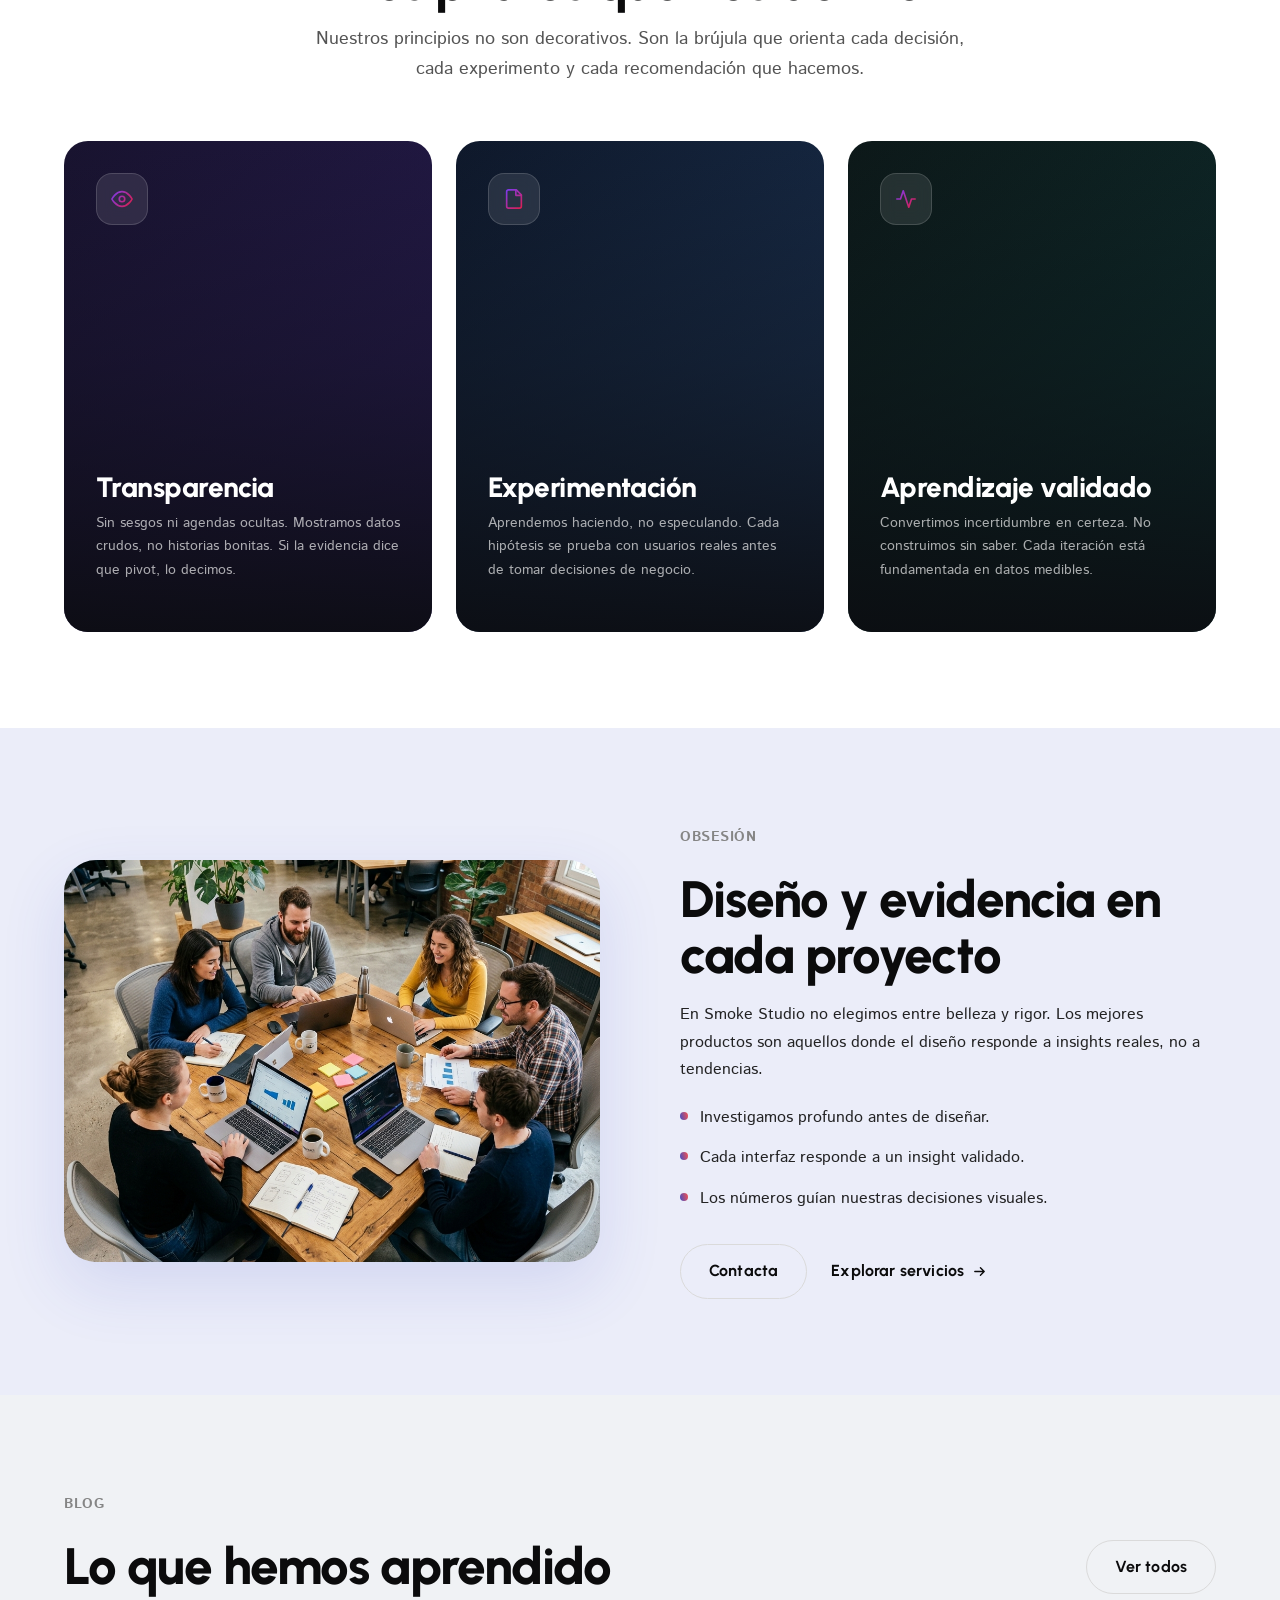
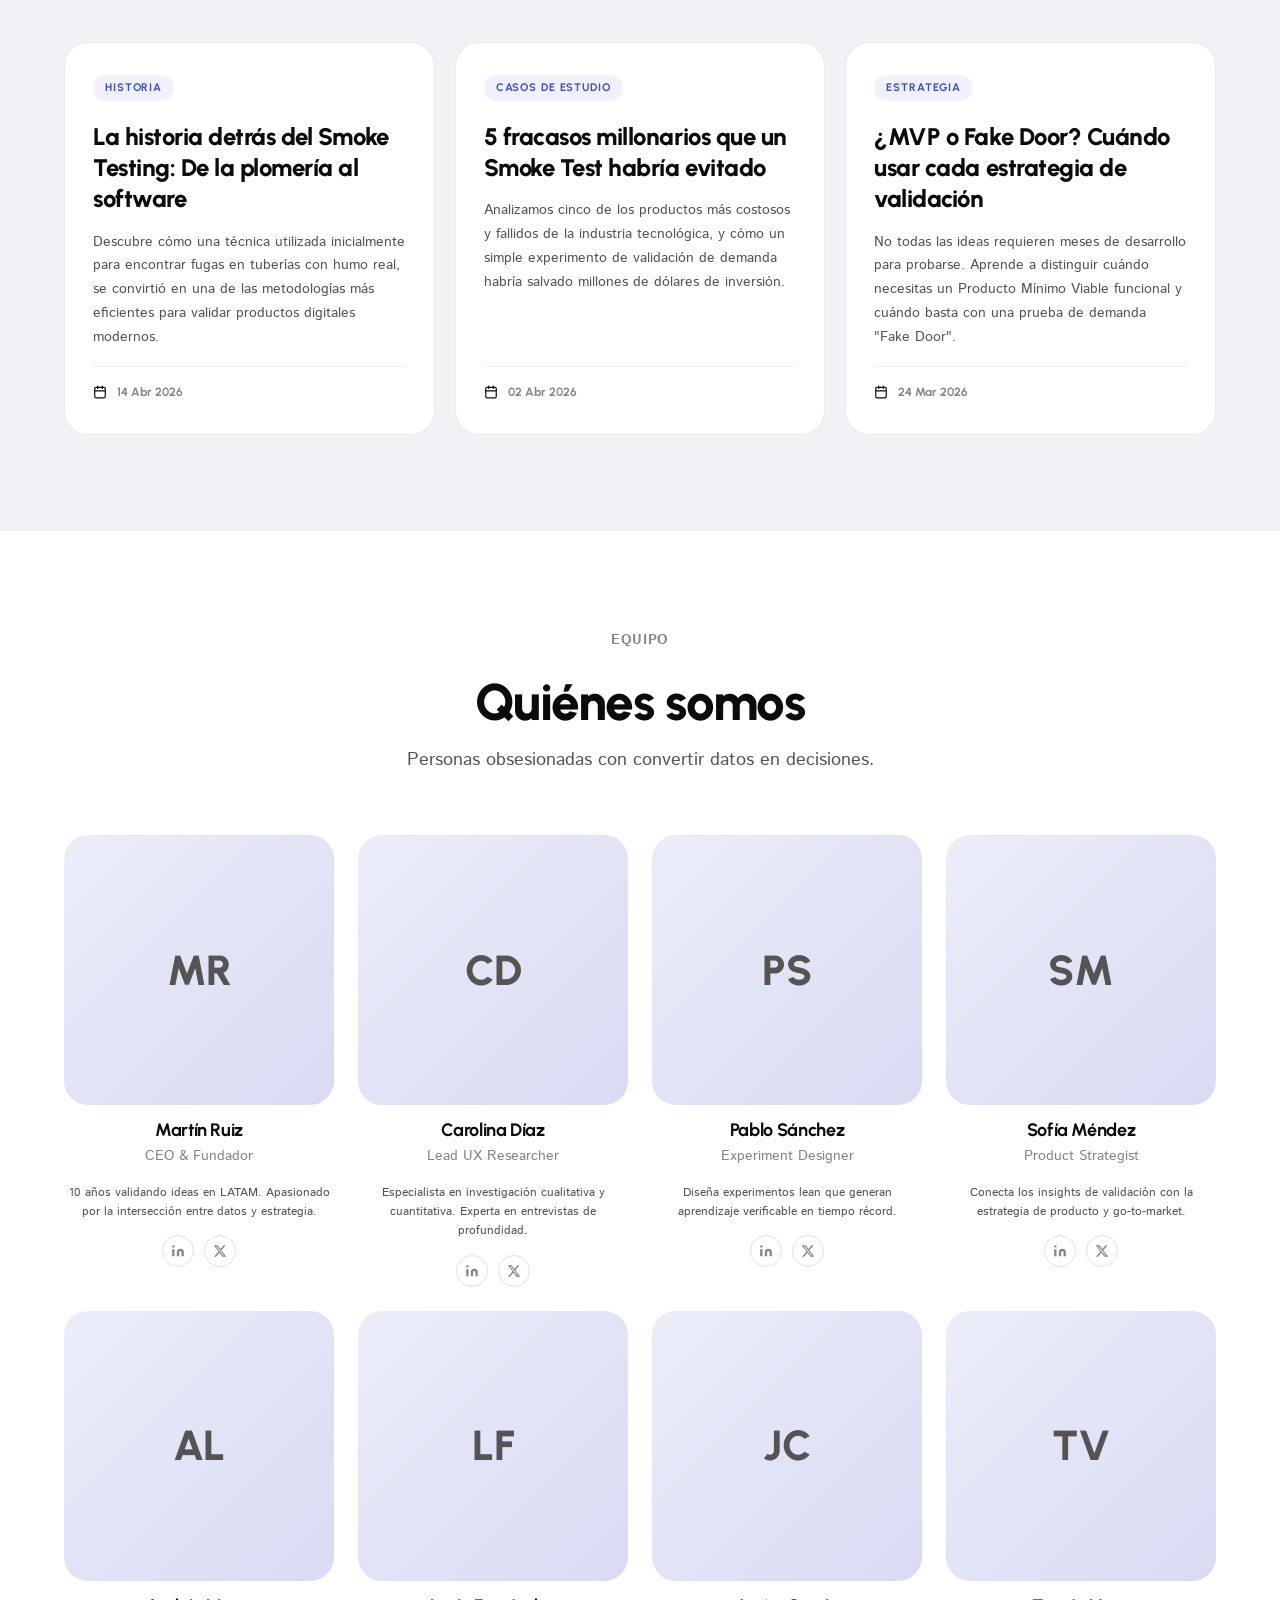
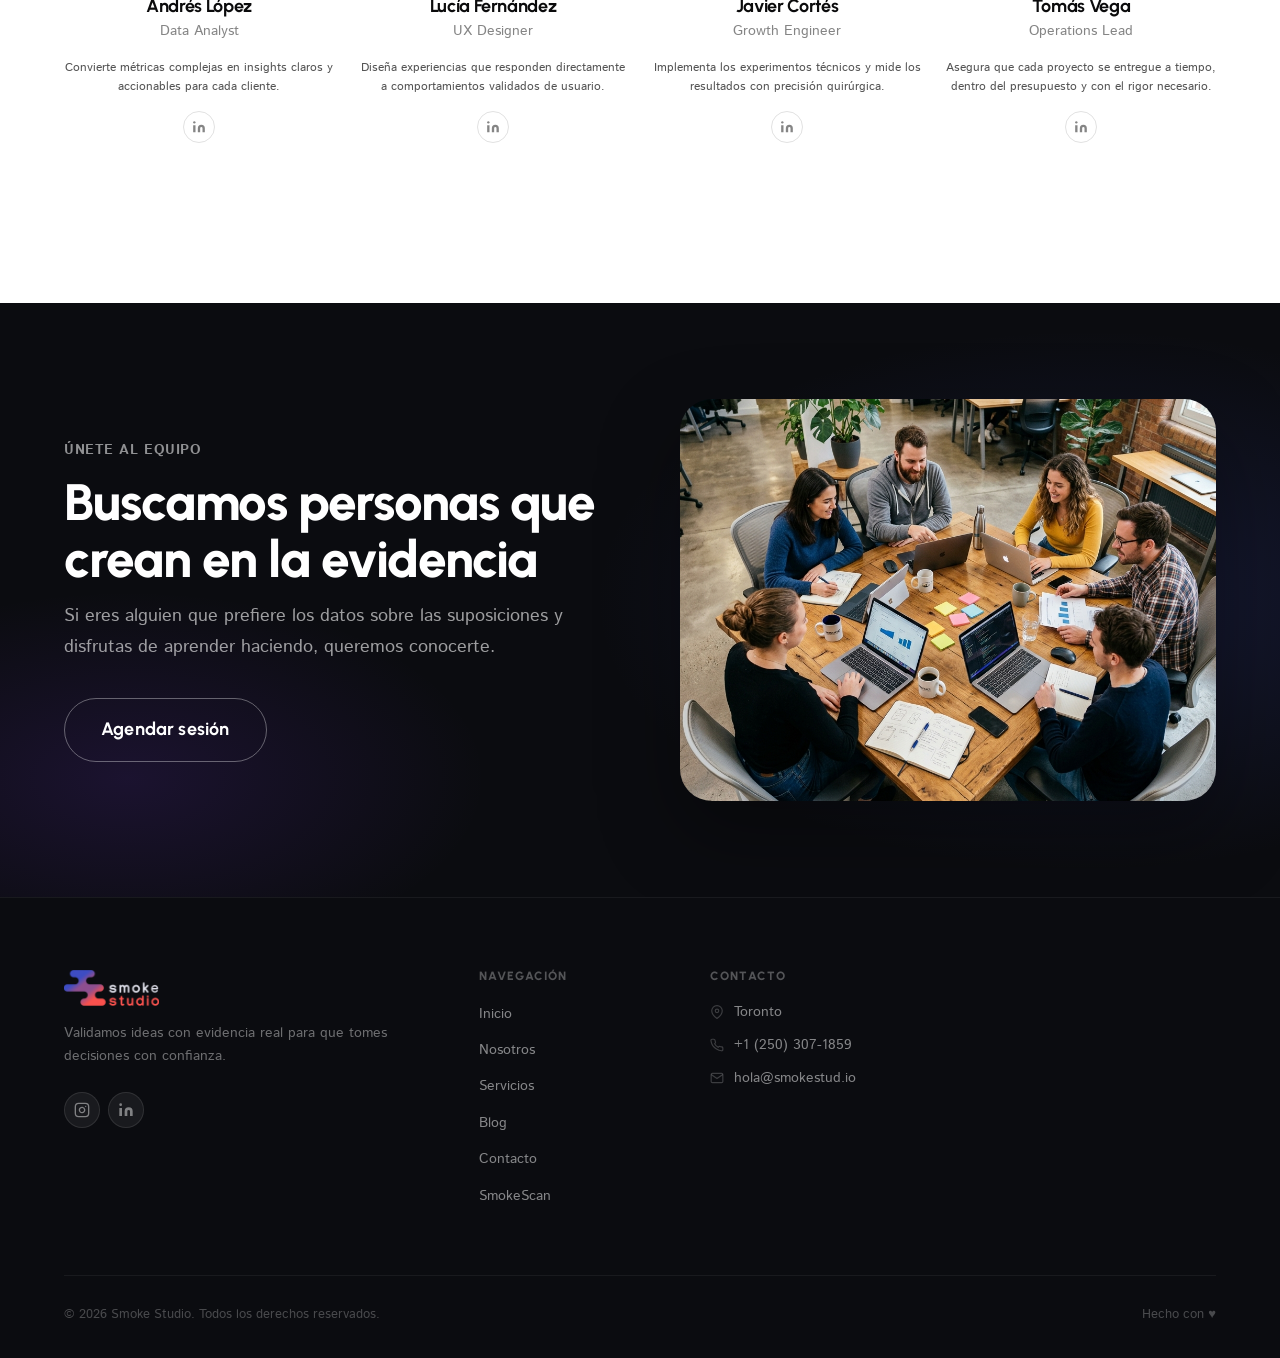
<file: nosotros.html>
<!DOCTYPE html>
<html lang="es">
<head>
  <meta charset="UTF-8" />
  <meta name="viewport" content="width=device-width, initial-scale=1.0" />
  <title>Sobre Nosotros — Smoke Studio</title>
  <meta name="description" content="Conoce al equipo detrás de Smoke Studio. Somos obsesionados con convertir la incertidumbre en decisiones informadas a través de experimentos reales." />
  <link rel="preconnect" href="https://fonts.googleapis.com" />
  <link rel="preconnect" href="https://fonts.gstatic.com" crossorigin />
  <link href="https://fonts.googleapis.com/css2?family=Urbanist:wght@300;400;500;600;700;800;900&family=Istok+Web:wght@400;700&display=swap" rel="stylesheet" />
  <link rel="stylesheet" href="styles.css" />
  <style>
    /* ── PAGE-SPECIFIC TOKENS ── */
    :root {
      --bg-nosotros-hero: #0B0C10;
      --bg-fundacion: #F0F2F5;
      --bg-pilares: #FFFFFF;
      --bg-obsesion: #EBEDF9;
      --bg-casos: #F0F2F5;
      --bg-equipo: #FFFFFF;
      --bg-join: #0B0C10;
    }

    /* ─── HERO ─── */
    .hero-nosotros {
      position: relative;
      min-height: 72vh;
      background: var(--bg-nosotros-hero);
      display: flex;
      align-items: flex-end;
      overflow: hidden;
    }

    .hero-nosotros__bg {
      position: absolute;
      inset: 0;
      z-index: 0;
    }

    .hero-nosotros__bg img {
      width: 100%;
      height: 100%;
      object-fit: cover;
      object-position: center 30%;
      opacity: 0.42;
    }

    .hero-nosotros__bg::after {
      content: '';
      position: absolute;
      inset: 0;
      background: linear-gradient(
        to right,
        rgba(11, 12, 16, 0.94) 0%,
        rgba(11, 12, 16, 0.72) 55%,
        rgba(11, 12, 16, 0.18) 100%
      );
    }

    .hero-nosotros__content {
      position: relative;
      z-index: 1;
      width: 100%;
      max-width: var(--container-lg);
      margin: 0 auto;
      padding: 160px var(--padding-global) 96px;
    }

    .hero-nosotros__text {
      max-width: 600px;
    }

    .hero-nosotros__text .section-tag {
      color: rgba(255,255,255,0.45);
    }

    .hero-nosotros__text h1 {
      font-family: 'Urbanist', sans-serif;
      color: #fff;
      margin: 12px 0 22px;
      font-size: clamp(36px, 5.5vw, var(--type-h1));
      line-height: 1.07;
    }

    .hero-nosotros__text p {
      color: rgba(255,255,255,0.70);
      font-size: var(--type-md);
      line-height: 1.75;
      margin-bottom: 36px;
      max-width: 540px;
    }

    .hero-nosotros__ctas {
      display: flex;
      flex-wrap: wrap;
      gap: 14px;
      align-items: center;
    }

    /* ─── FUNDACIÓN ─── */
    .fundacion {
      padding: var(--padding-section-lg) 0;
      background: var(--bg-fundacion);
    }

    .fundacion__grid {
      display: grid;
      grid-template-columns: 1fr 1fr;
      gap: 80px;
      align-items: center;
    }

    .fundacion__text .section-tag {
      color: var(--c-neutral);
    }

    .fundacion__text h2 {
      font-family: 'Urbanist', sans-serif;
      color: var(--c-neutral-darkest);
      margin: 10px 0 20px;
    }

    .fundacion__text p {
      color: var(--c-neutral-darker);
      font-size: var(--type-reg);
      margin-bottom: 14px;
    }

    .fundacion__features {
      list-style: none;
      margin: 22px 0 32px;
      display: flex;
      flex-direction: column;
      gap: 14px;
    }

    .fundacion__features li {
      display: flex;
      align-items: flex-start;
      gap: 12px;
      font-family: 'Istok Web', sans-serif;
      font-size: var(--type-reg);
      color: var(--c-neutral-darker);
    }

    .fundacion__features li::before {
      content: '';
      display: inline-block;
      width: 8px;
      height: 8px;
      min-width: 8px;
      border-radius: 50%;
      background: var(--gradient);
      margin-top: 7px;
    }

    .fundacion__ctas {
      display: flex;
      align-items: center;
      gap: 24px;
      flex-wrap: wrap;
    }

    .fundacion__image {
      border-radius: var(--radius-lg);
      overflow: hidden;
      aspect-ratio: 4/3;
      box-shadow: 0 24px 64px rgba(0,0,0,0.16);
    }

    /* ─── PILARES ─── */
    .pilares {
      padding: var(--padding-section-lg) 0;
      background: var(--bg-pilares);
    }

    .pilares__intro {
      text-align: center;
      max-width: 660px;
      margin: 0 auto 56px;
    }

    .pilares__intro .section-tag {
      color: var(--c-neutral);
    }

    .pilares__intro h2 {
      font-family: 'Urbanist', sans-serif;
      color: var(--c-neutral-darkest);
      margin: 10px 0 14px;
    }

    .pilares__intro p {
      color: var(--c-neutral-dark);
      font-size: var(--type-md);
    }

    .pilares__grid {
      display: grid;
      grid-template-columns: repeat(3, 1fr);
      gap: 24px;
    }

    .pilar-card {
      border-radius: var(--radius-md);
      overflow: hidden;
      position: relative;
      aspect-ratio: 3/4;
      cursor: default;
      transition: transform 0.4s var(--ease-out), box-shadow 0.4s var(--ease-out);
    }

    .pilar-card:hover {
      transform: translateY(-6px);
      box-shadow: 0 24px 60px rgba(0,0,0,0.22);
    }

    .pilar-card__bg {
      position: absolute;
      inset: 0;
      background: var(--c-neutral-darker);
    }

    .pilar-card__bg::after {
      content: '';
      position: absolute;
      inset: 0;
      background: linear-gradient(
        to top,
        rgba(11,12,16,0.92) 0%,
        rgba(11,12,16,0.40) 55%,
        rgba(11,12,16,0.10) 100%
      );
    }

    .pilar-card--transparencia .pilar-card__bg {
      background: linear-gradient(135deg, #1a1433 0%, #2d1f5e 100%);
    }
    .pilar-card--experimentacion .pilar-card__bg {
      background: linear-gradient(135deg, #0f1a2e 0%, #1e3a5f 100%);
    }
    .pilar-card--aprendizaje .pilar-card__bg {
      background: linear-gradient(135deg, #0d1a1a 0%, #0e3535 100%);
    }

    .pilar-card__icon {
      position: absolute;
      top: 32px;
      left: 32px;
      z-index: 1;
      width: 52px;
      height: 52px;
      border-radius: 16px;
      background: rgba(255,255,255,0.1);
      backdrop-filter: blur(8px);
      display: flex;
      align-items: center;
      justify-content: center;
      border: 1px solid rgba(255,255,255,0.15);
    }

    .pilar-card__body {
      position: absolute;
      bottom: 0;
      left: 0;
      right: 0;
      padding: 32px;
      z-index: 1;
    }

    .pilar-card__body h3 {
      font-family: 'Urbanist', sans-serif;
      color: #fff;
      font-size: var(--type-h5);
      margin-bottom: 10px;
    }

    .pilar-card__body p {
      color: rgba(255,255,255,0.65);
      font-size: var(--type-sm);
      line-height: 1.65;
      margin-bottom: 18px;
    }

    .pilar-card__link {
      display: inline-flex;
      align-items: center;
      gap: 6px;
      font-family: 'Urbanist', sans-serif;
      font-size: var(--type-sm);
      font-weight: 700;
      color: rgba(255,255,255,0.5);
      transition: color 0.2s, gap 0.2s;
    }

    .pilar-card:hover .pilar-card__link {
      color: #fff;
      gap: 10px;
    }

    /* ─── OBSESIÓN ─── */
    .obsesion {
      padding: var(--padding-section-lg) 0;
      background: var(--bg-obsesion);
    }

    .obsesion__grid {
      display: grid;
      grid-template-columns: 1fr 1fr;
      gap: 80px;
      align-items: center;
    }

    .obsesion__image {
      order: 1;
      border-radius: var(--radius-lg);
      overflow: hidden;
      aspect-ratio: 4/3;
      box-shadow: 0 24px 64px rgba(62,77,196,0.14);
    }

    .obsesion__text {
      order: 2;
    }

    .obsesion__text .section-tag {
      color: var(--c-neutral);
    }

    .obsesion__text h2 {
      font-family: 'Urbanist', sans-serif;
      color: var(--c-neutral-darkest);
      margin: 10px 0 18px;
    }

    .obsesion__text p {
      color: var(--c-neutral-darker);
      font-size: var(--type-reg);
      margin-bottom: 14px;
    }

    .obsesion__list {
      list-style: none;
      margin: 22px 0 32px;
      display: flex;
      flex-direction: column;
      gap: 14px;
    }

    .obsesion__list li {
      display: flex;
      align-items: flex-start;
      gap: 12px;
      font-family: 'Istok Web', sans-serif;
      font-size: var(--type-reg);
      color: var(--c-neutral-darker);
    }

    .obsesion__list li::before {
      content: '';
      display: inline-block;
      width: 8px;
      height: 8px;
      min-width: 8px;
      border-radius: 50%;
      background: var(--gradient);
      margin-top: 7px;
    }

    .obsesion__ctas {
      display: flex;
      align-items: center;
      gap: 24px;
      flex-wrap: wrap;
    }

    /* ─── CASOS ─── */
    .casos {
      padding: var(--padding-section-lg) 0;
      background: var(--bg-casos);
    }

    .casos__header {
      display: flex;
      align-items: flex-end;
      justify-content: space-between;
      margin-bottom: 48px;
      gap: 24px;
    }

    .casos__header-text .section-tag {
      color: var(--c-neutral);
    }

    .casos__header h2 {
      font-family: 'Urbanist', sans-serif;
      color: var(--c-neutral-darkest);
      margin-top: 10px;
    }

    .casos__grid {
      display: grid;
      grid-template-columns: repeat(3, 1fr);
      gap: 20px;
    }

    .caso-card {
      background: #fff;
      border-radius: var(--radius-md);
      padding: 32px 28px;
      border: 1px solid rgba(11,11,12,0.08);
      transition: all var(--transition);
      cursor: default;
      display: flex;
      flex-direction: column;
      gap: 16px;
    }

    .caso-card:hover {
      box-shadow: 0 16px 48px rgba(0,0,0,0.09);
      transform: translateY(-4px);
      border-color: rgba(62,77,196,0.2);
    }

    .caso-card__tag {
      display: inline-flex;
      align-items: center;
      gap: 6px;
      font-family: 'Urbanist', sans-serif;
      font-size: 11px;
      font-weight: 700;
      letter-spacing: 0.08em;
      text-transform: uppercase;
      color: var(--c-indigo);
      background: rgba(62,77,196,0.08);
      border-radius: var(--radius-pill);
      padding: 4px 12px;
      margin-bottom: 4px;
      width: fit-content;
    }

    .caso-card h3 {
      font-family: 'Urbanist', sans-serif;
      font-size: var(--type-h6);
      color: var(--c-neutral-darkest);
      line-height: 1.3;
    }

    .caso-card p {
      color: var(--c-neutral-dark);
      font-size: var(--type-sm);
      flex: 1;
    }

    .caso-card__meta {
      display: flex;
      align-items: center;
      gap: 10px;
      padding-top: 16px;
      border-top: 1px solid rgba(11,11,12,0.07);
    }

    .caso-card__duration {
      font-family: 'Urbanist', sans-serif;
      font-size: var(--type-xs);
      font-weight: 700;
      color: var(--c-neutral);
    }

    /* ─── EQUIPO ─── */
    .equipo {
      padding: var(--padding-section-lg) 0;
      background: var(--bg-equipo);
    }

    .equipo__intro {
      text-align: center;
      max-width: 600px;
      margin: 0 auto 60px;
    }

    .equipo__intro .section-tag {
      color: var(--c-neutral);
    }

    .equipo__intro h2 {
      font-family: 'Urbanist', sans-serif;
      color: var(--c-neutral-darkest);
      margin: 10px 0 14px;
    }

    .equipo__intro p {
      color: var(--c-neutral-dark);
      font-size: var(--type-md);
    }

    .equipo__grid {
      display: grid;
      grid-template-columns: repeat(4, 1fr);
      gap: 24px;
      margin-bottom: 64px;
    }

    .team-card {
      text-align: center;
      transition: transform 0.3s var(--ease-out);
    }

    .team-card:hover {
      transform: translateY(-4px);
    }

    .team-card__avatar {
      width: 100%;
      aspect-ratio: 1;
      border-radius: var(--radius-md);
      overflow: hidden;
      margin-bottom: 16px;
      background: var(--c-neutral-lightest);
      position: relative;
    }

    .team-card__avatar-inner {
      width: 100%;
      height: 100%;
      display: flex;
      align-items: center;
      justify-content: center;
      font-family: 'Urbanist', sans-serif;
      font-size: 42px;
      font-weight: 800;
      color: var(--c-neutral-dark);
      background: linear-gradient(135deg, #EBEDF9 0%, #D8DBF3 100%);
    }

    .team-card h4 {
      font-family: 'Urbanist', sans-serif;
      font-size: var(--type-md);
      font-weight: 700;
      color: var(--c-neutral-darkest);
      margin-bottom: 4px;
    }

    .team-card__role {
      font-family: 'Istok Web', sans-serif;
      font-size: var(--type-sm);
      color: var(--c-neutral);
      margin-bottom: 14px;
    }

    .team-card__bio {
      font-family: 'Istok Web', sans-serif;
      font-size: var(--type-xs);
      color: var(--c-neutral-dark);
      line-height: 1.6;
      margin-bottom: 14px;
    }

    .team-card__socials {
      display: flex;
      justify-content: center;
      gap: 10px;
    }

    .team-card__socials a {
      width: 32px;
      height: 32px;
      border-radius: 50%;
      border: 1px solid rgba(11,11,12,0.12);
      display: flex;
      align-items: center;
      justify-content: center;
      color: var(--c-neutral);
      transition: all 0.2s;
    }

    .team-card__socials a:hover {
      background: var(--c-neutral-darkest);
      color: #fff;
      border-color: transparent;
    }

    /* ─── JOIN CTA ─── */
    .join-cta {
      padding: var(--padding-section-lg) 0;
      background: var(--bg-join);
      position: relative;
      overflow: hidden;
    }

    .join-cta::before {
      content: '';
      position: absolute;
      inset: 0;
      background:
        radial-gradient(ellipse 55% 65% at 85% 50%, rgba(62,77,196,0.20) 0%, transparent 70%),
        radial-gradient(ellipse 40% 45% at 10% 80%, rgba(124,58,237,0.14) 0%, transparent 70%);
      pointer-events: none;
    }

    .join-cta__grid {
      display: grid;
      grid-template-columns: 1fr 1fr;
      gap: 80px;
      align-items: center;
      position: relative;
    }

    .join-cta__text h2 {
      font-family: 'Urbanist', sans-serif;
      color: #fff;
      margin-bottom: 14px;
    }

    .join-cta__text p {
      color: rgba(255,255,255,0.60);
      font-size: var(--type-md);
      margin-bottom: 36px;
    }

    .join-cta__ctas {
      display: flex;
      flex-wrap: wrap;
      gap: 14px;
      align-items: center;
    }

    .join-cta__visual {
      border-radius: var(--radius-lg);
      overflow: hidden;
      aspect-ratio: 4/3;
      box-shadow: 0 32px 80px rgba(0,0,0,0.35);
    }

    /* ─── RESPONSIVE ─── */
    @media (max-width: 1024px) {
      .pilares__grid {
        grid-template-columns: 1fr 1fr;
      }
      .equipo__grid {
        grid-template-columns: repeat(2, 1fr);
      }
    }

    @media (max-width: 768px) {
      .hero-nosotros__content {
        padding: 130px 24px 72px;
      }
      .hero-nosotros__text h1 {
        font-size: clamp(32px, 10vw, 48px);
      }
      .fundacion__grid,
      .obsesion__grid,
      .join-cta__grid {
        grid-template-columns: 1fr;
        gap: 40px;
      }
      .obsesion__image { order: 2; }
      .obsesion__text  { order: 1; }
      .pilares__grid {
        grid-template-columns: 1fr;
      }
      .pilar-card {
        aspect-ratio: 4/3;
      }
      .casos__grid {
        grid-template-columns: 1fr;
      }
      .equipo__grid {
        grid-template-columns: repeat(2, 1fr);
        gap: 16px;
      }
      .casos__header {
        flex-direction: column;
        align-items: flex-start;
      }
      .join-cta__visual {
        display: none;
      }
    }

    @media (max-width: 480px) {
      .equipo__grid {
        grid-template-columns: 1fr;
      }
      .hero-nosotros__ctas {
        flex-direction: column;
        align-items: flex-start;
      }
    }
  </style>
</head>
<body>
  <a href="#main" class="sr-only">Saltar al contenido</a>
  <div class="site-wrapper">

  <!-- NAV -->
  <header class="nav-wrapper" id="nav-wrapper">
    <nav class="nav-container" id="navbar">
      <a href="index.html" class="nav-logo" id="nav-logo">
        <picture>
          <source media="(max-width: 768px)" srcset="assets/logo_mobile.png">
          <img src="assets/logo_dark.svg" alt="Smoke Studio" class="logo-img" id="nav-logo-img" />
        </picture>
      </a>
      <ul class="nav-links" id="nav-links">
        <li><a href="index.html#inicio" class="nav-link">Inicio</a></li>
        <li><a href="nosotros.html"    class="nav-link active">Nosotros</a></li>
        <li><a href="servicios.html"   class="nav-link">Servicios</a></li>
        <li><a href="blog.html"        class="nav-link">Blog</a></li>
        <li><a href="index.html#contacto" class="nav-link">Contacto</a></li>
      </ul>
      <a href="smokescan.html" class="btn btn--gradient nav-cta" id="nav-cta">
        <svg width="14" height="14" viewBox="0 0 14 14" fill="none"><path d="M7 1l1.5 3.5L12 5.5l-2.5 2.5.5 3.5L7 10l-3 1.5.5-3.5L2 5.5l3.5-1L7 1z" fill="currentColor"/></svg>
        SmokeScan
      </a>
      <button class="hamburger" id="hamburger" aria-label="Abrir menú" aria-expanded="false">
        <span></span><span></span><span></span>
      </button>
    </nav>
  </header>

  <!-- MOBILE MENU -->
  <div class="mobile-menu" id="mobile-menu" role="dialog" aria-modal="true" aria-label="Menú de navegación">
    <div class="mobile-menu__top">
      <a href="index.html" class="nav-logo" id="mobile-logo">
        <img src="assets/logo_dark.svg" alt="Smoke Studio" class="logo-img" />
      </a>
      <button class="mobile-menu__close" id="mobile-close" aria-label="Cerrar menú">
        <svg width="18" height="18" viewBox="0 0 18 18" fill="none"><path d="M14 4L4 14M4 4l10 10" stroke="currentColor" stroke-width="2" stroke-linecap="round"/></svg>
      </button>
    </div>
    <ul class="mobile-menu__links">
      <li><a href="index.html#inicio" class="mobile-link">Inicio</a></li>
      <li><a href="nosotros.html"       class="mobile-link active">Nosotros</a></li>
      <li><a href="servicios.html"      class="mobile-link">Servicios</a></li>
      <li><a href="blog.html"           class="mobile-link">Blog</a></li>
      <li><a href="index.html#contacto" class="mobile-link">Contacto</a></li>
    </ul>
    <div class="mobile-menu__cta">
      <a href="smokescan.html" class="btn btn--gradient">
        <svg width="15" height="15" viewBox="0 0 14 14" fill="none"><path d="M7 1l1.5 3.5L12 5.5l-2.5 2.5.5 3.5L7 10l-3 1.5.5-3.5L2 5.5l3.5-1L7 1z" fill="currentColor"/></svg>
        SmokeScan
      </a>
    </div>
  </div>

  <main>

    <!-- ═══════════════ HERO ═══════════════ -->
    <section class="hero-nosotros" id="inicio">
      <div class="hero-nosotros__bg">
        <img src="assets/hero-team.jpg" alt="" aria-hidden="true" />
      </div>
      <div class="hero-nosotros__content">
        <div class="hero-nosotros__text">
          <span class="section-tag">Metodología</span>
          <h1 class="animate-fadein" style="--delay:0s">
            Obsesionados con validar
          </h1>
          <p class="animate-fadein" style="--delay:.1s">
            Convertimos incertidumbre en decisiones informadas a través de experimentos reales con usuarios que importan.
          </p>
          <div class="hero-nosotros__ctas animate-fadein" style="--delay:.2s">
            <a href="#pilares" class="btn btn--gradient btn--lg">Descubre</a>
            <a href="index.html#contacto" class="btn btn--ghost-white btn--lg">
              Contacta
              <svg width="16" height="16" viewBox="0 0 16 16" fill="none"><path d="M3 8h10M9 4l4 4-4 4" stroke="currentColor" stroke-width="1.5" stroke-linecap="round" stroke-linejoin="round"/></svg>
            </a>
          </div>
        </div>
      </div>
    </section>

    <!-- ═══════════════ FUNDACIÓN ═══════════════ -->
    <section class="fundacion" id="fundacion">
      <div class="container">
        <div class="fundacion__grid">
          <div class="fundacion__text reveal">
            <span class="section-tag">Nuestra historia</span>
            <h2>Nacimos para detener la especulación</h2>
            <p>
              Smoke Studio nació de una obsesión compartida: demasiadas ideas brillantes mueren no porque sean malas, sino porque nadie las probó antes de construirlas. Decidimos medirlo todo antes de escribir una sola línea de código.
            </p>
            <p>
              Creemos que el mayor desperdicio en los negocios no es el fracaso, sino el tiempo y dinero invertido antes de saber si algo funciona.
            </p>
            <ul class="fundacion__features">
              <li>Experimentamos con usuarios reales, no suposiciones.</li>
              <li>Medimos señales de demanda antes de construir.</li>
              <li>Convertimos datos en decisiones estratégicas claras.</li>
            </ul>
            <div class="fundacion__ctas">
              <a href="servicios.html" class="btn btn--gradient">Explorar servicios</a>
              <a href="index.html#contacto" class="btn btn--ghost-dark">
                Contáctanos
                <svg width="15" height="15" viewBox="0 0 16 16" fill="none"><path d="M3 8h10M9 4l4 4-4 4" stroke="currentColor" stroke-width="1.5" stroke-linecap="round" stroke-linejoin="round"/></svg>
              </a>
            </div>
          </div>
          <div class="fundacion__image reveal" style="--delay:.12s">
            <img src="assets/hero-teamback.jpg" alt="Equipo de Smoke Studio colaborando" />
          </div>
        </div>
      </div>
    </section>

    <!-- ═══════════════ TRES PILARES ═══════════════ -->
    <section class="pilares" id="pilares">
      <div class="container">
        <div class="pilares__intro reveal">
          <span class="section-tag">Cómo trabajamos</span>
          <h2>Tres pilares que nos definen</h2>
          <p>Nuestros principios no son decorativos. Son la brújula que orienta cada decisión, cada experimento y cada recomendación que hacemos.</p>
        </div>
        <div class="pilares__grid">

          <article class="pilar-card pilar-card--transparencia reveal" style="--delay:0s">
            <div class="pilar-card__bg"></div>
            <div class="pilar-card__icon">
              <svg width="22" height="22" viewBox="0 0 24 24" fill="none">
                <path d="M1 12s4-8 11-8 11 8 11 8-4 8-11 8-11-8-11-8z" stroke="url(#p1)" stroke-width="1.8" stroke-linecap="round" stroke-linejoin="round"/>
                <circle cx="12" cy="12" r="3" stroke="url(#p1)" stroke-width="1.8"/>
                <defs><linearGradient id="p1" x1="1" y1="4" x2="23" y2="20" gradientUnits="userSpaceOnUse"><stop stop-color="#7C3AED"/><stop offset="1" stop-color="#E11D48"/></linearGradient></defs>
              </svg>
            </div>
            <div class="pilar-card__body">
              <h3>Transparencia</h3>
              <p>Sin sesgos ni agendas ocultas. Mostramos datos crudos, no historias bonitas. Si la evidencia dice que pivot, lo decimos.</p>

            </div>
          </article>

          <article class="pilar-card pilar-card--experimentacion reveal" style="--delay:.08s">
            <div class="pilar-card__bg"></div>
            <div class="pilar-card__icon">
              <svg width="22" height="22" viewBox="0 0 24 24" fill="none">
                <path d="M14.5 2H6a2 2 0 0 0-2 2v16a2 2 0 0 0 2 2h12a2 2 0 0 0 2-2V7.5L14.5 2z" stroke="url(#p2)" stroke-width="1.8" stroke-linecap="round" stroke-linejoin="round"/>
                <polyline points="14 2 14 8 20 8" stroke="url(#p2)" stroke-width="1.8" stroke-linecap="round" stroke-linejoin="round"/>
                <defs><linearGradient id="p2" x1="4" y1="2" x2="22" y2="22" gradientUnits="userSpaceOnUse"><stop stop-color="#7C3AED"/><stop offset="1" stop-color="#E11D48"/></linearGradient></defs>
              </svg>
            </div>
            <div class="pilar-card__body">
              <h3>Experimentación</h3>
              <p>Aprendemos haciendo, no especulando. Cada hipótesis se prueba con usuarios reales antes de tomar decisiones de negocio.</p>

            </div>
          </article>

          <article class="pilar-card pilar-card--aprendizaje reveal" style="--delay:.16s">
            <div class="pilar-card__bg"></div>
            <div class="pilar-card__icon">
              <svg width="22" height="22" viewBox="0 0 24 24" fill="none">
                <path d="M22 12h-4l-3 9L9 3l-3 9H2" stroke="url(#p3)" stroke-width="1.8" stroke-linecap="round" stroke-linejoin="round"/>
                <defs><linearGradient id="p3" x1="2" y1="3" x2="22" y2="21" gradientUnits="userSpaceOnUse"><stop stop-color="#7C3AED"/><stop offset="1" stop-color="#E11D48"/></linearGradient></defs>
              </svg>
            </div>
            <div class="pilar-card__body">
              <h3>Aprendizaje validado</h3>
              <p>Convertimos incertidumbre en certeza. No construimos sin saber. Cada iteración está fundamentada en datos medibles.</p>

            </div>
          </article>

        </div>
      </div>
    </section>

    <!-- ═══════════════ OBSESIÓN ═══════════════ -->
    <section class="obsesion" id="obsesion">
      <div class="container">
        <div class="obsesion__grid">
          <div class="obsesion__image reveal">
            <img src="assets/cta-team.jpg" alt="Diseño y evidencia en cada proyecto" />
          </div>
          <div class="obsesion__text reveal" style="--delay:.1s">
            <span class="section-tag">Obsesión</span>
            <h2>Diseño y evidencia en cada proyecto</h2>
            <p>
              En Smoke Studio no elegimos entre belleza y rigor. Los mejores productos son aquellos donde el diseño responde a insights reales, no a tendencias.
            </p>
            <ul class="obsesion__list">
              <li>Investigamos profundo antes de diseñar.</li>
              <li>Cada interfaz responde a un insight validado.</li>
              <li>Los números guían nuestras decisiones visuales.</li>
            </ul>
            <div class="obsesion__ctas">
              <a href="index.html#contacto" class="btn btn--outline-dark">Contacta</a>
              <a href="servicios.html" class="btn btn--ghost-dark">
                Explorar servicios
                <svg width="15" height="15" viewBox="0 0 16 16" fill="none"><path d="M3 8h10M9 4l4 4-4 4" stroke="currentColor" stroke-width="1.5" stroke-linecap="round" stroke-linejoin="round"/></svg>
              </a>
            </div>
          </div>
        </div>
      </div>
    </section>

    <!-- ═══════════════ BLOG ═══════════════ -->
    <section class="casos" id="casos">
      <div class="container">
        <div class="casos__header reveal">
          <div class="casos__header-text">
            <span class="section-tag">Blog</span>
            <h2>Lo que hemos aprendido</h2>
          </div>
          <a href="blog.html" class="btn btn--outline-dark">Ver todos</a>
        </div>
        <div class="casos__grid">

          <a href="post-smoke-testing-history.html" class="caso-card reveal" style="--delay:0s; text-decoration: none;">
            <span class="caso-card__tag">Historia</span>
            <h3>La historia detrás del Smoke Testing: De la plomería al software</h3>
            <p>Descubre cómo una técnica utilizada inicialmente para encontrar fugas en tuberías con humo real, se convirtió en una de las metodologías más eficientes para validar productos digitales modernos.</p>
            <div class="caso-card__meta">
              <svg width="14" height="14" viewBox="0 0 24 24" fill="none" stroke="currentColor" stroke-width="2" stroke-linecap="round" stroke-linejoin="round"><rect x="3" y="4" width="18" height="18" rx="2" ry="2"></rect><line x1="16" y1="2" x2="16" y2="6"></line><line x1="8" y1="2" x2="8" y2="6"></line><line x1="3" y1="10" x2="21" y2="10"></line></svg>
              <span class="caso-card__duration">14 Abr 2026</span>
            </div>
          </a>

          <a href="post-tech-failures.html" class="caso-card reveal" style="--delay:.08s; text-decoration: none;">
            <span class="caso-card__tag">Casos de Estudio</span>
            <h3>5 fracasos millonarios que un Smoke Test habría evitado</h3>
            <p>Analizamos cinco de los productos más costosos y fallidos de la industria tecnológica, y cómo un simple experimento de validación de demanda habría salvado millones de dólares de inversión.</p>
            <div class="caso-card__meta">
              <svg width="14" height="14" viewBox="0 0 24 24" fill="none" stroke="currentColor" stroke-width="2" stroke-linecap="round" stroke-linejoin="round"><rect x="3" y="4" width="18" height="18" rx="2" ry="2"></rect><line x1="16" y1="2" x2="16" y2="6"></line><line x1="8" y1="2" x2="8" y2="6"></line><line x1="3" y1="10" x2="21" y2="10"></line></svg>
              <span class="caso-card__duration">02 Abr 2026</span>
            </div>
          </a>

          <a href="post-mvp-vs-fake-door.html" class="caso-card reveal" style="--delay:.16s; text-decoration: none;">
            <span class="caso-card__tag">Estrategia</span>
            <h3>¿MVP o Fake Door? Cuándo usar cada estrategia de validación</h3>
            <p>No todas las ideas requieren meses de desarrollo para probarse. Aprende a distinguir cuándo necesitas un Producto Mínimo Viable funcional y cuándo basta con una prueba de demanda "Fake Door".</p>
            <div class="caso-card__meta">
              <svg width="14" height="14" viewBox="0 0 24 24" fill="none" stroke="currentColor" stroke-width="2" stroke-linecap="round" stroke-linejoin="round"><rect x="3" y="4" width="18" height="18" rx="2" ry="2"></rect><line x1="16" y1="2" x2="16" y2="6"></line><line x1="8" y1="2" x2="8" y2="6"></line><line x1="3" y1="10" x2="21" y2="10"></line></svg>
              <span class="caso-card__duration">24 Mar 2026</span>
            </div>
          </a>

        </div>
      </div>
    </section>

    <!-- ═══════════════ EQUIPO ═══════════════ -->
    <section class="equipo" id="equipo">
      <div class="container">
        <div class="equipo__intro reveal">
          <span class="section-tag">Equipo</span>
          <h2>Quiénes somos</h2>
          <p>Personas obsesionadas con convertir datos en decisiones.</p>
        </div>
        <div class="equipo__grid">

          <div class="team-card reveal" style="--delay:0s">
            <div class="team-card__avatar"><div class="team-card__avatar-inner">MR</div></div>
            <h4>Martín Ruiz</h4>
            <p class="team-card__role">CEO & Fundador</p>
            <p class="team-card__bio">10 años validando ideas en LATAM. Apasionado por la intersección entre datos y estrategia.</p>
            <div class="team-card__socials">
              <a href="#" aria-label="LinkedIn">
                <svg width="14" height="14" viewBox="0 0 24 24" fill="currentColor"><path d="M16 8a6 6 0 0 1 6 6v7h-4v-7a2 2 0 0 0-2-2 2 2 0 0 0-2 2v7h-4v-7a6 6 0 0 1 6-6zM2 9h4v12H2z"/><circle cx="4" cy="4" r="2"/></svg>
              </a>
              <a href="#" aria-label="X">
                <svg width="14" height="14" viewBox="0 0 24 24" fill="currentColor"><path d="M18.244 2.25h3.308l-7.227 8.26 8.502 11.24H16.17l-5.214-6.817L4.99 21.75H1.68l7.73-8.835L1.254 2.25H8.08l4.713 6.231zm-1.161 17.52h1.833L7.084 4.126H5.117z"/></svg>
              </a>
            </div>
          </div>

          <div class="team-card reveal" style="--delay:.06s">
            <div class="team-card__avatar"><div class="team-card__avatar-inner">CD</div></div>
            <h4>Carolina Díaz</h4>
            <p class="team-card__role">Lead UX Researcher</p>
            <p class="team-card__bio">Especialista en investigación cualitativa y cuantitativa. Experta en entrevistas de profundidad.</p>
            <div class="team-card__socials">
              <a href="#" aria-label="LinkedIn">
                <svg width="14" height="14" viewBox="0 0 24 24" fill="currentColor"><path d="M16 8a6 6 0 0 1 6 6v7h-4v-7a2 2 0 0 0-2-2 2 2 0 0 0-2 2v7h-4v-7a6 6 0 0 1 6-6zM2 9h4v12H2z"/><circle cx="4" cy="4" r="2"/></svg>
              </a>
              <a href="#" aria-label="X">
                <svg width="14" height="14" viewBox="0 0 24 24" fill="currentColor"><path d="M18.244 2.25h3.308l-7.227 8.26 8.502 11.24H16.17l-5.214-6.817L4.99 21.75H1.68l7.73-8.835L1.254 2.25H8.08l4.713 6.231zm-1.161 17.52h1.833L7.084 4.126H5.117z"/></svg>
              </a>
            </div>
          </div>

          <div class="team-card reveal" style="--delay:.12s">
            <div class="team-card__avatar"><div class="team-card__avatar-inner">PS</div></div>
            <h4>Pablo Sánchez</h4>
            <p class="team-card__role">Experiment Designer</p>
            <p class="team-card__bio">Diseña experimentos lean que generan aprendizaje verificable en tiempo récord.</p>
            <div class="team-card__socials">
              <a href="#" aria-label="LinkedIn">
                <svg width="14" height="14" viewBox="0 0 24 24" fill="currentColor"><path d="M16 8a6 6 0 0 1 6 6v7h-4v-7a2 2 0 0 0-2-2 2 2 0 0 0-2 2v7h-4v-7a6 6 0 0 1 6-6zM2 9h4v12H2z"/><circle cx="4" cy="4" r="2"/></svg>
              </a>
              <a href="#" aria-label="X">
                <svg width="14" height="14" viewBox="0 0 24 24" fill="currentColor"><path d="M18.244 2.25h3.308l-7.227 8.26 8.502 11.24H16.17l-5.214-6.817L4.99 21.75H1.68l7.73-8.835L1.254 2.25H8.08l4.713 6.231zm-1.161 17.52h1.833L7.084 4.126H5.117z"/></svg>
              </a>
            </div>
          </div>

          <div class="team-card reveal" style="--delay:.18s">
            <div class="team-card__avatar"><div class="team-card__avatar-inner">SM</div></div>
            <h4>Sofía Méndez</h4>
            <p class="team-card__role">Product Strategist</p>
            <p class="team-card__bio">Conecta los insights de validación con la estrategia de producto y go-to-market.</p>
            <div class="team-card__socials">
              <a href="#" aria-label="LinkedIn">
                <svg width="14" height="14" viewBox="0 0 24 24" fill="currentColor"><path d="M16 8a6 6 0 0 1 6 6v7h-4v-7a2 2 0 0 0-2-2 2 2 0 0 0-2 2v7h-4v-7a6 6 0 0 1 6-6zM2 9h4v12H2z"/><circle cx="4" cy="4" r="2"/></svg>
              </a>
              <a href="#" aria-label="X">
                <svg width="14" height="14" viewBox="0 0 24 24" fill="currentColor"><path d="M18.244 2.25h3.308l-7.227 8.26 8.502 11.24H16.17l-5.214-6.817L4.99 21.75H1.68l7.73-8.835L1.254 2.25H8.08l4.713 6.231zm-1.161 17.52h1.833L7.084 4.126H5.117z"/></svg>
              </a>
            </div>
          </div>

          <div class="team-card reveal" style="--delay:.06s">
            <div class="team-card__avatar"><div class="team-card__avatar-inner">AL</div></div>
            <h4>Andrés López</h4>
            <p class="team-card__role">Data Analyst</p>
            <p class="team-card__bio">Convierte métricas complejas en insights claros y accionables para cada cliente.</p>
            <div class="team-card__socials">
              <a href="#" aria-label="LinkedIn">
                <svg width="14" height="14" viewBox="0 0 24 24" fill="currentColor"><path d="M16 8a6 6 0 0 1 6 6v7h-4v-7a2 2 0 0 0-2-2 2 2 0 0 0-2 2v7h-4v-7a6 6 0 0 1 6-6zM2 9h4v12H2z"/><circle cx="4" cy="4" r="2"/></svg>
              </a>
            </div>
          </div>

          <div class="team-card reveal" style="--delay:.12s">
            <div class="team-card__avatar"><div class="team-card__avatar-inner">LF</div></div>
            <h4>Lucía Fernández</h4>
            <p class="team-card__role">UX Designer</p>
            <p class="team-card__bio">Diseña experiencias que responden directamente a comportamientos validados de usuario.</p>
            <div class="team-card__socials">
              <a href="#" aria-label="LinkedIn">
                <svg width="14" height="14" viewBox="0 0 24 24" fill="currentColor"><path d="M16 8a6 6 0 0 1 6 6v7h-4v-7a2 2 0 0 0-2-2 2 2 0 0 0-2 2v7h-4v-7a6 6 0 0 1 6-6zM2 9h4v12H2z"/><circle cx="4" cy="4" r="2"/></svg>
              </a>
            </div>
          </div>

          <div class="team-card reveal" style="--delay:.18s">
            <div class="team-card__avatar"><div class="team-card__avatar-inner">JC</div></div>
            <h4>Javier Cortés</h4>
            <p class="team-card__role">Growth Engineer</p>
            <p class="team-card__bio">Implementa los experimentos técnicos y mide los resultados con precisión quirúrgica.</p>
            <div class="team-card__socials">
              <a href="#" aria-label="LinkedIn">
                <svg width="14" height="14" viewBox="0 0 24 24" fill="currentColor"><path d="M16 8a6 6 0 0 1 6 6v7h-4v-7a2 2 0 0 0-2-2 2 2 0 0 0-2 2v7h-4v-7a6 6 0 0 1 6-6zM2 9h4v12H2z"/><circle cx="4" cy="4" r="2"/></svg>
              </a>
            </div>
          </div>

          <div class="team-card reveal" style="--delay:.24s">
            <div class="team-card__avatar"><div class="team-card__avatar-inner">TV</div></div>
            <h4>Tomás Vega</h4>
            <p class="team-card__role">Operations Lead</p>
            <p class="team-card__bio">Asegura que cada proyecto se entregue a tiempo, dentro del presupuesto y con el rigor necesario.</p>
            <div class="team-card__socials">
              <a href="#" aria-label="LinkedIn">
                <svg width="14" height="14" viewBox="0 0 24 24" fill="currentColor"><path d="M16 8a6 6 0 0 1 6 6v7h-4v-7a2 2 0 0 0-2-2 2 2 0 0 0-2 2v7h-4v-7a6 6 0 0 1 6-6zM2 9h4v12H2z"/><circle cx="4" cy="4" r="2"/></svg>
              </a>
            </div>
          </div>

        </div>
      </div>
    </section>

    <!-- ═══════════════ JOIN CTA ═══════════════ -->
    <section class="join-cta" id="join">
      <div class="container">
        <div class="join-cta__grid">
          <div class="join-cta__text reveal">
            <span class="section-tag section-tag--light">Únete al equipo</span>
            <h2>Buscamos personas que crean en la evidencia</h2>
            <p>
              Si eres alguien que prefiere los datos sobre las suposiciones y disfrutas de aprender haciendo, queremos conocerte.
            </p>
            <div class="join-cta__ctas">
              <a href="index.html#contacto" class="btn btn--outline-white btn--lg">Agendar sesión</a>
            </div>
          </div>
          <div class="join-cta__visual reveal" style="--delay:.12s">
            <img src="assets/cta-team.jpg" alt="Equipo de Smoke Studio" />
          </div>
        </div>
      </div>
    </section>

  </main>

  <!-- FOOTER -->
  <footer class="footer">
    <div class="container">
      <div class="footer__grid">
        <div class="footer__brand">
          <a href="index.html" class="nav-logo footer__logo">
            <img src="assets/logo_light.svg" alt="Smoke Studio" class="logo-img logo-img--lg" />
          </a>
          <p class="footer__desc">Validamos ideas con evidencia real para que tomes decisiones con confianza.</p>
          <div class="footer__socials">
            <a href="https://www.instagram.com/smoke.studio.america?igsh=MTlzMjBxbGl6djkyOA%3D%3D" target="_blank" rel="noopener noreferrer" class="social-link" aria-label="Instagram">
              <svg width="16" height="16" viewBox="0 0 24 24" fill="none" stroke="currentColor" stroke-width="2" stroke-linecap="round" stroke-linejoin="round"><rect x="2" y="2" width="20" height="20" rx="5"/><path d="M16 11.37A4 4 0 1 1 12.63 8 4 4 0 0 1 16 11.37z"/><line x1="17.5" y1="6.5" x2="17.51" y2="6.5"/></svg>
            </a>
            <a href="https://www.linkedin.com/company/smokestudios" target="_blank" rel="noopener noreferrer" class="social-link" aria-label="LinkedIn">
              <svg width="16" height="16" viewBox="0 0 24 24" fill="currentColor"><path d="M16 8a6 6 0 0 1 6 6v7h-4v-7a2 2 0 0 0-2-2 2 2 0 0 0-2 2v7h-4v-7a6 6 0 0 1 6-6zM2 9h4v12H2z"/><circle cx="4" cy="4" r="2"/></svg>
            </a>
          </div>
        </div>
        <div class="footer__col">
          <h4>Navegación</h4>
          <ul>
            <li><a href="index.html#inicio">Inicio</a></li>
            <li><a href="nosotros.html">Nosotros</a></li>
            <li><a href="servicios.html">Servicios</a></li>
            <li><a href="blog.html">Blog</a></li>
            <li><a href="index.html#contacto">Contacto</a></li>
            <li><a href="smokescan.html">SmokeScan</a></li>
          </ul>
        </div>
        <div class="footer__col">
          <h4>Contacto</h4>
          <ul class="footer__contact">
            <li>
              <svg width="14" height="14" viewBox="0 0 24 24" fill="none" stroke="currentColor" stroke-width="2"><path d="M21 10c0 7-9 13-9 13s-9-6-9-13a9 9 0 0 1 18 0z"/><circle cx="12" cy="10" r="3"/></svg>
              Toronto
            </li>
            <li>
              <svg width="14" height="14" viewBox="0 0 24 24" fill="none" stroke="currentColor" stroke-width="2"><path d="M22 16.92v3a2 2 0 0 1-2.18 2 19.79 19.79 0 0 1-8.63-3.07A19.5 19.5 0 0 1 4.69 13a19.79 19.79 0 0 1-3.07-8.67A2 2 0 0 1 3.6 2.18h3a2 2 0 0 1 2 1.72c.127.96.361 1.903.7 2.81a2 2 0 0 1-.45 2.11L7.91 9.91a16 16 0 0 0 6.08 6.08l.9-.9a2 2 0 0 1 2.11-.45c.907.339 1.85.573 2.81.7A2 2 0 0 1 22 16.92z"/></svg>
              <a href="https://wa.me/12503071859" class="footer__link">+1 (250) 307-1859</a>
            </li>
            <li>
              <svg width="14" height="14" viewBox="0 0 24 24" fill="none" stroke="currentColor" stroke-width="2"><path d="M4 4h16c1.1 0 2 .9 2 2v12c0 1.1-.9 2-2 2H4c-1.1 0-2-.9-2-2V6c0-1.1.9-2 2-2z"/><polyline points="22,6 12,13 2,6"/></svg>
              <a href="mailto:hola@smokestud.io" class="footer__link">hola@smokestud.io</a>
            </li>
          </ul>
        </div>
      </div>
      <div class="footer__bottom">
        <p>© 2026 Smoke Studio. Todos los derechos reservados.</p>
        <div class="footer__legal">
          <span>Hecho con ♥</span>
        </div>
      </div>
    </div>
  </footer>

  </div> <!-- End site-wrapper -->
  <script src="main.js"></script>
</body>
</html>
</file>
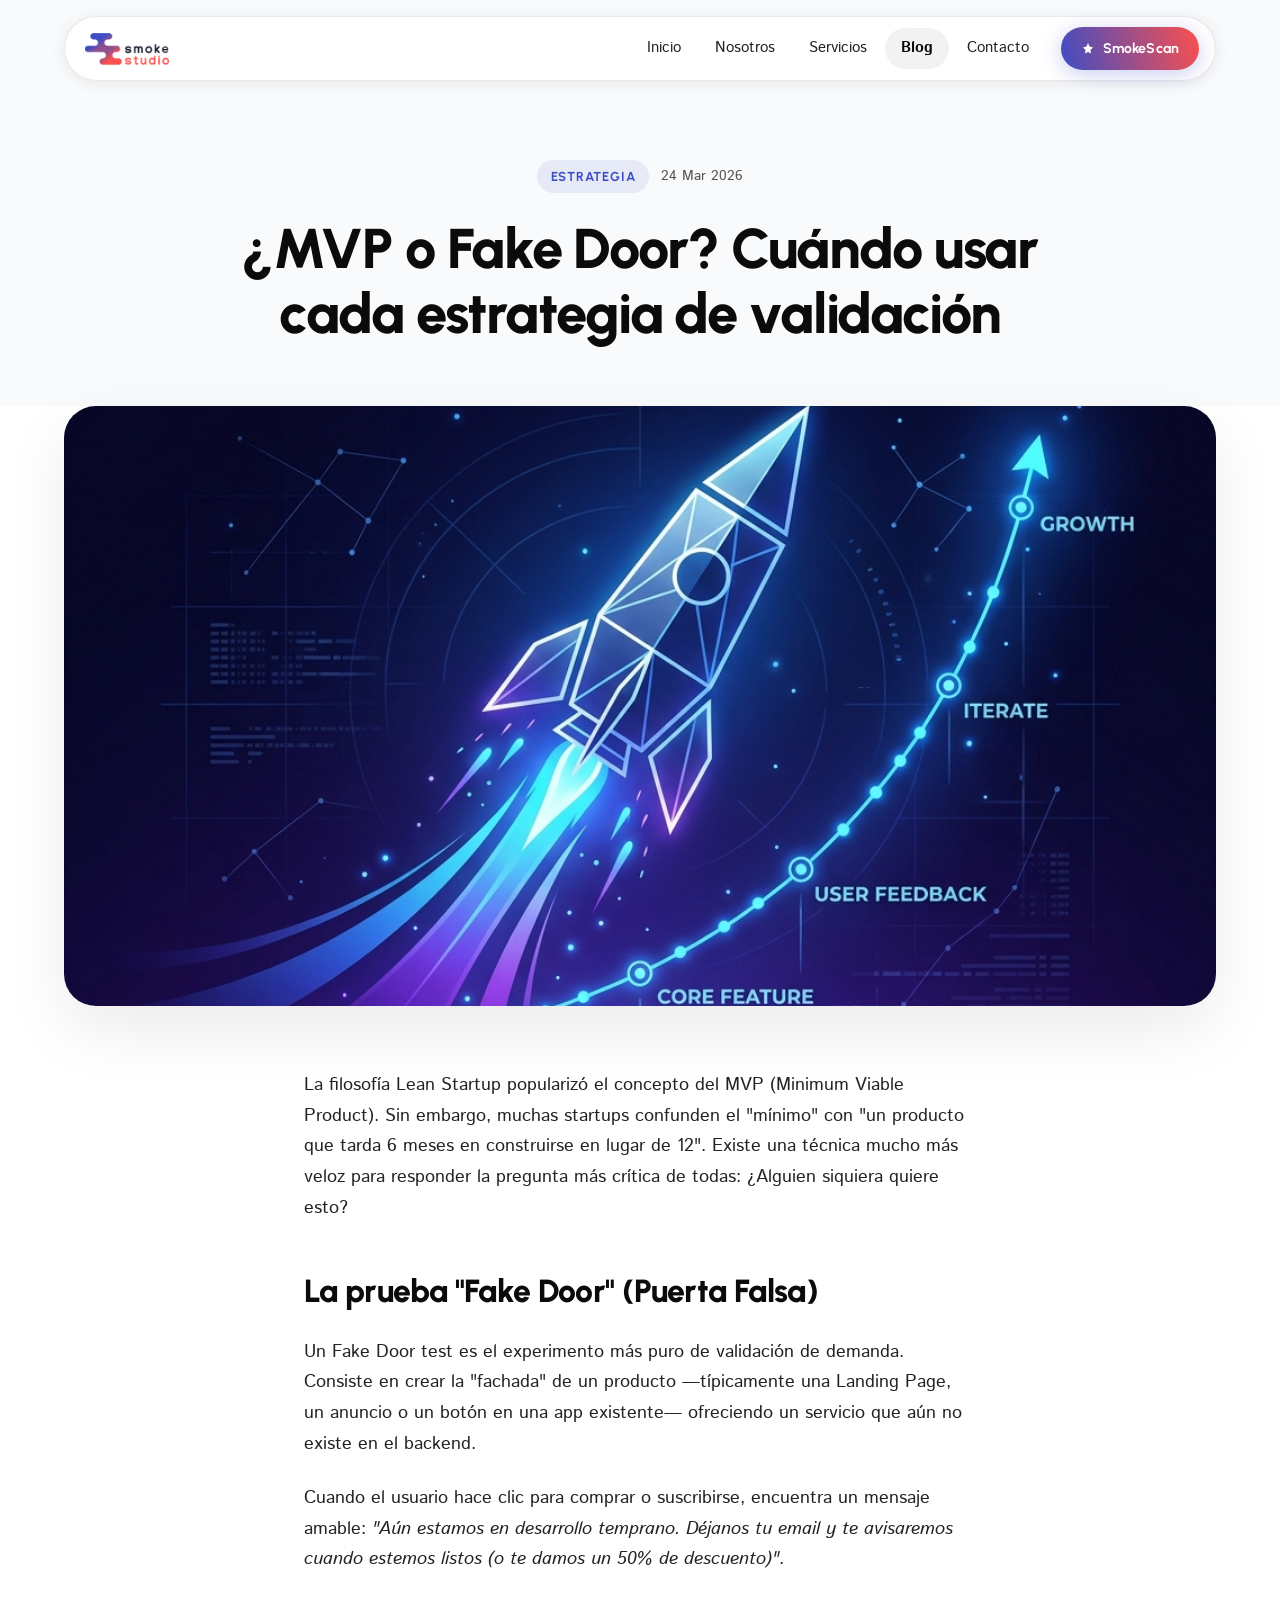
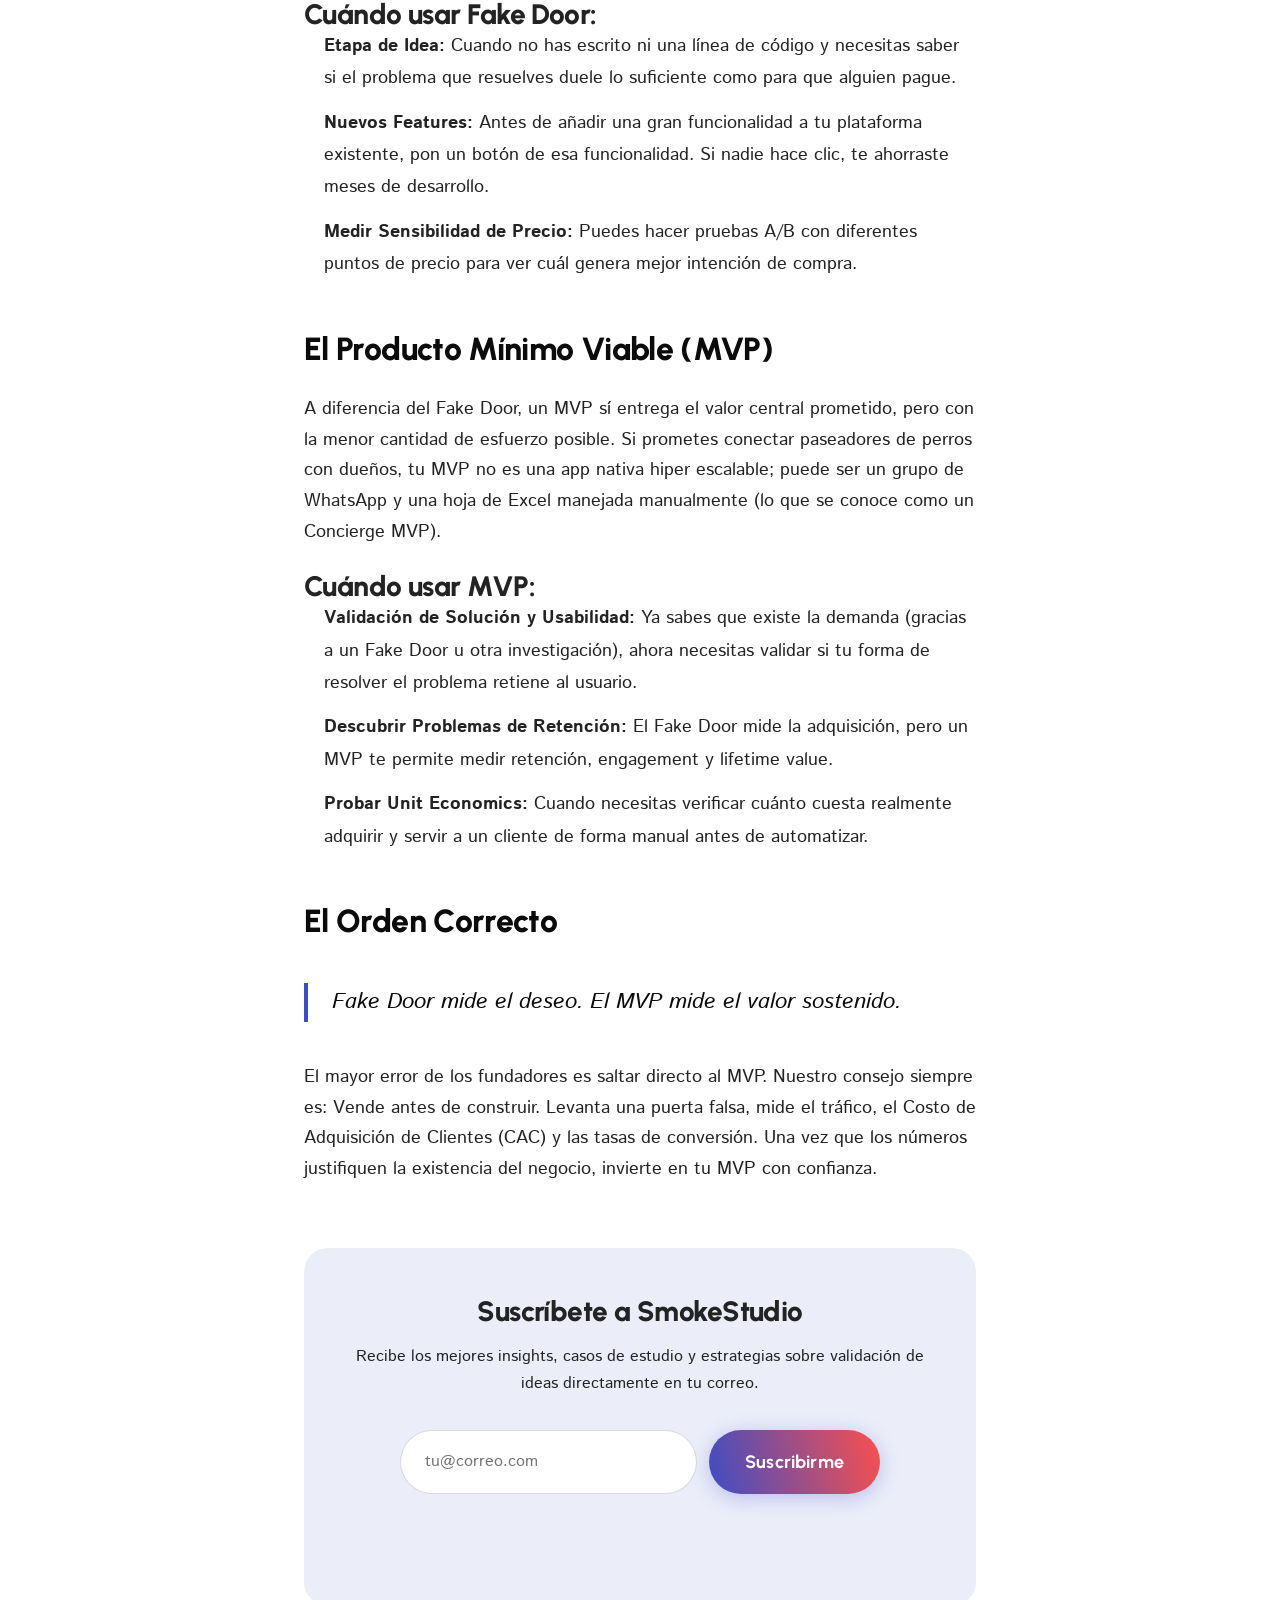
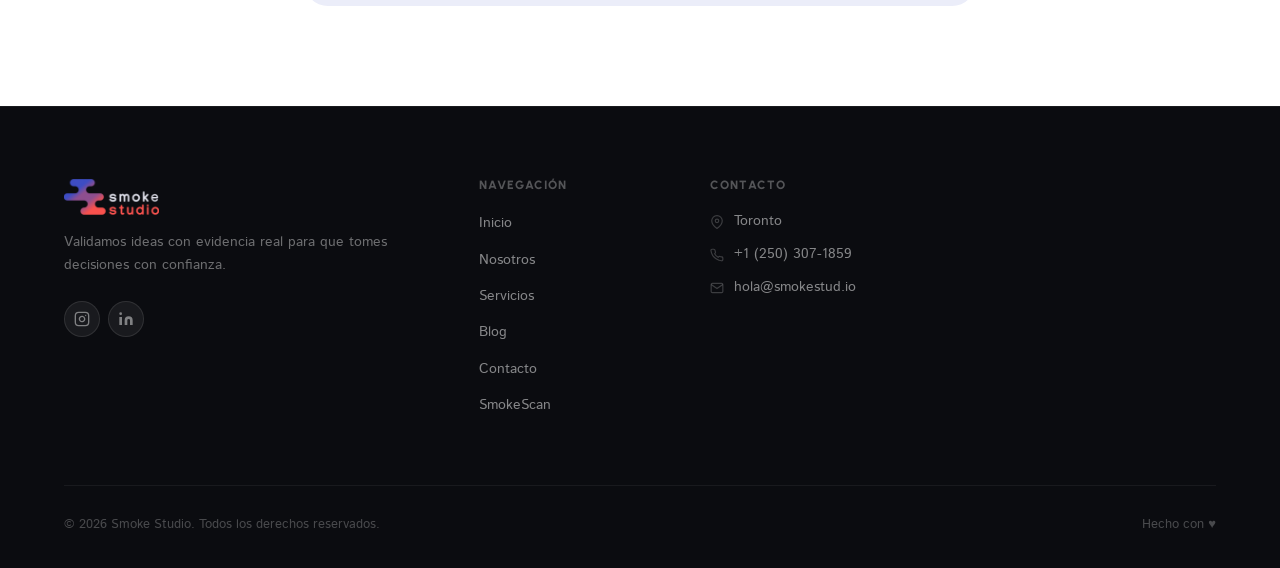
<file: post-mvp-vs-fake-door.html>
<!DOCTYPE html>
<html lang="es">
<head>
  <meta charset="UTF-8" />
  <meta name="viewport" content="width=device-width, initial-scale=1.0" />
  <title>¿MVP o Fake Door? Cuándo usar cada estrategia de validación — Blog Smoke Studio</title>
  <meta name="description" content="Aprende a distinguir cuándo necesitas un Producto Mínimo Viable funcional y cuándo basta con una prueba de demanda 'Fake Door'." />
  <link rel="preconnect" href="https://fonts.googleapis.com" />
  <link rel="preconnect" href="https://fonts.gstatic.com" crossorigin />
  <link href="https://fonts.googleapis.com/css2?family=Urbanist:wght@300;400;500;600;700;800;900&family=Istok+Web:wght@400;700&display=swap" rel="stylesheet" />
  <link rel="stylesheet" href="styles.css" />
  <style>
    :root {
      --bg-post-body: #FFFFFF;
      --bg-post-header: #F9FAFB;
    }
    body {
      background: var(--bg-post-body);
    }
    .post-header {
      padding: 160px 0 60px;
      background: var(--bg-post-header);
      text-align: center;
    }
    .post-header__meta {
      display: flex;
      align-items: center;
      justify-content: center;
      gap: 12px;
      margin-bottom: 24px;
    }
    .post-header__tag {
      font-family: 'Urbanist', sans-serif;
      font-size: 13px;
      font-weight: 700;
      letter-spacing: 0.06em;
      text-transform: uppercase;
      color: var(--c-indigo);
      background: rgba(62,77,196,0.1);
      padding: 6px 14px;
      border-radius: var(--radius-pill);
    }
    .post-header__date {
      font-family: 'Istok Web', sans-serif;
      font-size: var(--type-sm);
      color: var(--c-neutral-dark);
    }
    .post-header h1 {
      font-size: clamp(32px, 5vw, 56px);
      max-width: 800px;
      margin: 0 auto;
      color: var(--c-neutral-darkest);
      line-height: 1.15;
    }
    .post-hero-img {
      max-width: var(--container-lg);
      margin: 0 auto 64px;
      padding: 0 var(--padding-global);
    }
    .post-hero-img img {
      width: 100%;
      height: auto;
      max-height: 600px;
      object-fit: cover;
      border-radius: var(--radius-lg);
      box-shadow: 0 24px 64px rgba(0,0,0,0.08);
    }
    .post-content {
      max-width: 720px;
      margin: 0 auto 100px;
      padding: 0 24px;
      font-family: 'Istok Web', sans-serif;
      font-size: 18px;
      line-height: 1.8;
      color: var(--c-neutral-darker);
    }
    .post-content h2 {
      font-family: 'Urbanist', sans-serif;
      font-size: 32px;
      color: var(--c-neutral-darkest);
      margin: 48px 0 24px;
      line-height: 1.3;
    }
    .post-content p {
      margin-bottom: 24px;
    }
    .post-content ul {
      margin-bottom: 24px;
      padding-left: 20px;
    }
    .post-content li {
      margin-bottom: 12px;
      position: relative;
    }
    .post-content blockquote {
      border-left: 4px solid var(--c-indigo);
      padding-left: 24px;
      margin: 40px 0;
      font-size: 22px;
      font-style: italic;
      color: var(--c-neutral-darkest);
    }
    .post-cta {
      background: var(--c-indigo-lightest);
      border-radius: var(--radius-md);
      padding: 48px;
      text-align: center;
      margin-top: 64px;
    }
    .post-cta h3 {
      font-size: 28px;
      margin-bottom: 16px;
    }
    .post-cta p {
      margin-bottom: 32px;
      font-size: 16px;
    }
    @media (max-width: 768px) {
      .post-header { padding: 120px 24px 40px; }
      .post-hero-img { padding: 0 16px; margin-bottom: 40px; }
      .post-content { font-size: 16px; padding: 0 16px; }
      .post-content h2 { font-size: 26px; }
      .post-cta { padding: 32px 20px; }
    }
  </style>
</head>
<body>
  <a href="#main" class="sr-only">Saltar al contenido</a>
  <div class="site-wrapper">

  <!-- NAV -->
  <header class="nav-wrapper" id="nav-wrapper">
    <nav class="nav-container" id="navbar">
      <a href="index.html" class="nav-logo" id="nav-logo">
        <picture>
          <source media="(max-width: 768px)" srcset="assets/logo_mobile.png">
          <img src="assets/logo_dark.svg" alt="Smoke Studio" class="logo-img" id="nav-logo-img" />
        </picture>
      </a>
      <ul class="nav-links" id="nav-links">
        <li><a href="index.html#inicio" class="nav-link">Inicio</a></li>
        <li><a href="nosotros.html"       class="nav-link">Nosotros</a></li>
        <li><a href="servicios.html"      class="nav-link">Servicios</a></li>
        <li><a href="blog.html"           class="nav-link active">Blog</a></li>
        <li><a href="index.html#contacto" class="nav-link">Contacto</a></li>
      </ul>
      <a href="smokescan.html" class="btn btn--gradient nav-cta" id="nav-cta">
        <svg width="14" height="14" viewBox="0 0 14 14" fill="none"><path d="M7 1l1.5 3.5L12 5.5l-2.5 2.5.5 3.5L7 10l-3 1.5.5-3.5L2 5.5l3.5-1L7 1z" fill="currentColor"/></svg>
        SmokeScan
      </a>
      <button class="hamburger" id="hamburger" aria-label="Abrir menú" aria-expanded="false">
        <span></span><span></span><span></span>
      </button>
    </nav>
  </header>

  <!-- MOBILE MENU -->
  <div class="mobile-menu" id="mobile-menu" role="dialog" aria-modal="true" aria-label="Menú de navegación">
    <div class="mobile-menu__top">
      <a href="index.html" class="nav-logo" id="mobile-logo">
        <img src="assets/logo_dark.svg" alt="Smoke Studio" class="logo-img" />
      </a>
      <button class="mobile-menu__close" id="mobile-close" aria-label="Cerrar menú">
        <svg width="18" height="18" viewBox="0 0 18 18" fill="none"><path d="M14 4L4 14M4 4l10 10" stroke="currentColor" stroke-width="2" stroke-linecap="round"/></svg>
      </button>
    </div>
    <ul class="mobile-menu__links">
      <li><a href="index.html#inicio"   class="mobile-link">Inicio</a></li>
      <li><a href="nosotros.html"       class="mobile-link">Nosotros</a></li>
      <li><a href="servicios.html"      class="mobile-link">Servicios</a></li>
      <li><a href="blog.html"           class="mobile-link active">Blog</a></li>
      <li><a href="index.html#contacto" class="mobile-link">Contacto</a></li>
    </ul>
    <div class="mobile-menu__cta">
      <a href="smokescan.html" class="btn btn--gradient">
        <svg width="15" height="15" viewBox="0 0 14 14" fill="none"><path d="M7 1l1.5 3.5L12 5.5l-2.5 2.5.5 3.5L7 10l-3 1.5.5-3.5L2 5.5l3.5-1L7 1z" fill="currentColor"/></svg>
        SmokeScan
      </a>
    </div>
  </div>

  <main id="main">
    <article>
      <header class="post-header">
        <div class="post-header__meta">
          <span class="post-header__tag">Estrategia</span>
          <span class="post-header__date">24 Mar 2026</span>
        </div>
        <h1>¿MVP o Fake Door? Cuándo usar cada estrategia de validación</h1>
      </header>
      
      <div class="post-hero-img">
        <img src="assets/blog-mvp.jpg" alt="¿MVP o Fake Door? Cuándo usar cada estrategia de validación" />
      </div>

      <div class="post-content">
        
        <p>La filosofía Lean Startup popularizó el concepto del MVP (Minimum Viable Product). Sin embargo, muchas startups confunden el "mínimo" con "un producto que tarda 6 meses en construirse en lugar de 12". Existe una técnica mucho más veloz para responder la pregunta más crítica de todas: ¿Alguien siquiera quiere esto?</p>
        
        <h2>La prueba "Fake Door" (Puerta Falsa)</h2>
        <p>Un Fake Door test es el experimento más puro de validación de demanda. Consiste en crear la "fachada" de un producto —típicamente una Landing Page, un anuncio o un botón en una app existente— ofreciendo un servicio que aún no existe en el backend.</p>
        <p>Cuando el usuario hace clic para comprar o suscribirse, encuentra un mensaje amable: <em>"Aún estamos en desarrollo temprano. Déjanos tu email y te avisaremos cuando estemos listos (o te damos un 50% de descuento)"</em>.</p>
        
        <h3>Cuándo usar Fake Door:</h3>
        <ul>
          <li><strong>Etapa de Idea:</strong> Cuando no has escrito ni una línea de código y necesitas saber si el problema que resuelves duele lo suficiente como para que alguien pague.</li>
          <li><strong>Nuevos Features:</strong> Antes de añadir una gran funcionalidad a tu plataforma existente, pon un botón de esa funcionalidad. Si nadie hace clic, te ahorraste meses de desarrollo.</li>
          <li><strong>Medir Sensibilidad de Precio:</strong> Puedes hacer pruebas A/B con diferentes puntos de precio para ver cuál genera mejor intención de compra.</li>
        </ul>

        <h2>El Producto Mínimo Viable (MVP)</h2>
        <p>A diferencia del Fake Door, un MVP sí entrega el valor central prometido, pero con la menor cantidad de esfuerzo posible. Si prometes conectar paseadores de perros con dueños, tu MVP no es una app nativa hiper escalable; puede ser un grupo de WhatsApp y una hoja de Excel manejada manualmente (lo que se conoce como un Concierge MVP).</p>
        
        <h3>Cuándo usar MVP:</h3>
        <ul>
          <li><strong>Validación de Solución y Usabilidad:</strong> Ya sabes que existe la demanda (gracias a un Fake Door u otra investigación), ahora necesitas validar si tu forma de resolver el problema retiene al usuario.</li>
          <li><strong>Descubrir Problemas de Retención:</strong> El Fake Door mide la adquisición, pero un MVP te permite medir retención, engagement y lifetime value.</li>
          <li><strong>Probar Unit Economics:</strong> Cuando necesitas verificar cuánto cuesta realmente adquirir y servir a un cliente de forma manual antes de automatizar.</li>
        </ul>
        
        <h2>El Orden Correcto</h2>
        <blockquote>Fake Door mide el deseo. El MVP mide el valor sostenido.</blockquote>
        <p>El mayor error de los fundadores es saltar directo al MVP. Nuestro consejo siempre es: Vende antes de construir. Levanta una puerta falsa, mide el tráfico, el Costo de Adquisición de Clientes (CAC) y las tasas de conversión. Una vez que los números justifiquen la existencia del negocio, invierte en tu MVP con confianza.</p>
        
        
        <style>
          .newsletter-form {
            max-width: 480px;
            margin: 0 auto;
            position: relative;
          }
          .newsletter-form__group {
            display: flex;
            gap: 12px;
            margin-bottom: 12px;
          }
          .newsletter-form__input {
            flex: 1;
            padding: 16px 24px;
            font-family: 'Istok Web', sans-serif;
            font-size: 16px;
            color: var(--c-neutral-darkest);
            background: #fff;
            border: 1px solid rgba(11, 11, 12, 0.15);
            border-radius: var(--radius-pill, 100px);
            outline: none;
            transition: all 0.3s;
          }
          .newsletter-form__input:focus {
            border-color: var(--c-indigo);
            box-shadow: 0 0 0 4px rgba(62,77,196,0.1);
          }
          .newsletter-form__submit {
            border-radius: var(--radius-pill, 100px);
            display: flex;
            align-items: center;
            justify-content: center;
            gap: 8px;
            min-width: 140px;
            transition: all 0.3s;
            cursor: pointer;
            border: none;
          }
          .newsletter-form__submit.success {
            background: #10B981 !important;
            color: #fff !important;
            pointer-events: none;
          }
          .newsletter-form__msg {
            font-size: 14px;
            color: var(--c-neutral-dark);
            min-height: 20px;
            margin: 0;
          }
          .newsletter-form__msg.error {
            color: #E11D48;
          }
          .newsletter-form__msg.success {
            color: #10B981;
          }
          @media (max-width: 480px) {
            .newsletter-form__group {
              flex-direction: column;
            }
            .newsletter-form__submit {
              width: 100%;
              padding: 16px;
            }
          }
        </style>
        <div class="post-cta">
          <h3>Suscríbete a SmokeStudio</h3>
          <p>Recibe los mejores insights, casos de estudio y estrategias sobre validación de ideas directamente en tu correo.</p>
          <form class="newsletter-form" id="newsletter-form" novalidate>
            <div class="newsletter-form__group">
              <input type="email" id="newsletter-email" class="newsletter-form__input" placeholder="tu@correo.com" required aria-label="Correo electrónico" autocomplete="email" />
              <button type="submit" class="btn btn--gradient btn--lg newsletter-form__submit" id="newsletter-submit">
                <span class="submit-text">Suscribirme</span>
                <svg class="submit-icon" style="display:none;" width="20" height="20" viewBox="0 0 24 24" fill="none" stroke="currentColor" stroke-width="2" stroke-linecap="round" stroke-linejoin="round"><polyline points="20 6 9 17 4 12"></polyline></svg>
              </button>
            </div>
            <p class="newsletter-form__msg" id="newsletter-msg" aria-live="polite"></p>
          </form>
        </div>
        <script>
          document.getElementById('newsletter-form').addEventListener('submit', function(e) {
            e.preventDefault();
            const emailInput = document.getElementById('newsletter-email');
            const msg = document.getElementById('newsletter-msg');
            const submitBtn = document.getElementById('newsletter-submit');
            const submitText = submitBtn.querySelector('.submit-text');
            const submitIcon = submitBtn.querySelector('.submit-icon');
            
            const emailRegex = /^[^\s@]+@[^\s@]+\.[^\s@]+$/;
            
            if (!emailInput.value) {
              msg.textContent = 'Por favor, ingresa tu correo electrónico.';
              msg.className = 'newsletter-form__msg error';
              emailInput.focus();
              return;
            }
            
            if (!emailRegex.test(emailInput.value)) {
              msg.textContent = 'Por favor, ingresa un correo válido.';
              msg.className = 'newsletter-form__msg error';
              emailInput.focus();
              return;
            }
            
            submitBtn.disabled = true;
            submitText.textContent = 'Procesando...';
            msg.textContent = '';
            
            setTimeout(() => {
              submitBtn.classList.add('success');
              submitText.textContent = '¡Suscrito!';
              submitIcon.style.display = 'block';
              msg.textContent = '¡Gracias por suscribirte! Revisa tu bandeja de entrada.';
              msg.className = 'newsletter-form__msg success';
              emailInput.value = '';
              emailInput.disabled = true;
            }, 800);
          });
        </script>
      </div>
    </article>
  </main>

  <!-- FOOTER -->
  <footer class="footer">
    <div class="container">
      <div class="footer__grid">
        <div class="footer__brand">
          <a href="index.html" class="nav-logo footer__logo">
            <img src="assets/logo_light.svg" alt="Smoke Studio" class="logo-img logo-img--lg" />
          </a>
          <p class="footer__desc">Validamos ideas con evidencia real para que tomes decisiones con confianza.</p>
          <div class="footer__socials">
            <a href="https://www.instagram.com/smoke.studio.america?igsh=MTlzMjBxbGl6djkyOA%3D%3D" target="_blank" rel="noopener noreferrer" class="social-link" aria-label="Instagram">
              <svg width="16" height="16" viewBox="0 0 24 24" fill="none" stroke="currentColor" stroke-width="2" stroke-linecap="round" stroke-linejoin="round"><rect x="2" y="2" width="20" height="20" rx="5"/><path d="M16 11.37A4 4 0 1 1 12.63 8 4 4 0 0 1 16 11.37z"/><line x1="17.5" y1="6.5" x2="17.51" y2="6.5"/></svg>
            </a>
            <a href="https://www.linkedin.com/company/smokestudios" target="_blank" rel="noopener noreferrer" class="social-link" aria-label="LinkedIn">
              <svg width="16" height="16" viewBox="0 0 24 24" fill="currentColor"><path d="M16 8a6 6 0 0 1 6 6v7h-4v-7a2 2 0 0 0-2-2 2 2 0 0 0-2 2v7h-4v-7a6 6 0 0 1 6-6zM2 9h4v12H2z"/><circle cx="4" cy="4" r="2"/></svg>
            </a>
          </div>
        </div>
        <div class="footer__col">
          <h4>Navegación</h4>
          <ul>
            <li><a href="index.html#inicio">Inicio</a></li>
            <li><a href="nosotros.html">Nosotros</a></li>
            <li><a href="servicios.html">Servicios</a></li>
            <li><a href="blog.html">Blog</a></li>
            <li><a href="index.html#contacto">Contacto</a></li>
            <li><a href="smokescan.html">SmokeScan</a></li>
          </ul>
        </div>
        <div class="footer__col">
          <h4>Contacto</h4>
          <ul class="footer__contact">
            <li>
              <svg width="14" height="14" viewBox="0 0 24 24" fill="none" stroke="currentColor" stroke-width="2"><path d="M21 10c0 7-9 13-9 13s-9-6-9-13a9 9 0 0 1 18 0z"/><circle cx="12" cy="10" r="3"/></svg>
              Toronto
            </li>
            <li>
              <svg width="14" height="14" viewBox="0 0 24 24" fill="none" stroke="currentColor" stroke-width="2"><path d="M22 16.92v3a2 2 0 0 1-2.18 2 19.79 19.79 0 0 1-8.63-3.07A19.5 19.5 0 0 1 4.69 13a19.79 19.79 0 0 1-3.07-8.67A2 2 0 0 1 3.6 2.18h3a2 2 0 0 1 2 1.72c.127.96.361 1.903.7 2.81a2 2 0 0 1-.45 2.11L7.91 9.91a16 16 0 0 0 6.08 6.08l.9-.9a2 2 0 0 1 2.11-.45c.907.339 1.85.573 2.81.7A2 2 0 0 1 22 16.92z"/></svg>
              <a href="https://wa.me/12503071859" class="footer__link">+1 (250) 307-1859</a>
            </li>
            <li>
              <svg width="14" height="14" viewBox="0 0 24 24" fill="none" stroke="currentColor" stroke-width="2"><path d="M4 4h16c1.1 0 2 .9 2 2v12c0 1.1-.9 2-2 2H4c-1.1 0-2-.9-2-2V6c0-1.1.9-2 2-2z"/><polyline points="22,6 12,13 2,6"/></svg>
              <a href="mailto:hola@smokestud.io" class="footer__link">hola@smokestud.io</a>
            </li>
          </ul>
        </div>
      </div>
      <div class="footer__bottom">
        <p>© 2026 Smoke Studio. Todos los derechos reservados.</p>
        <div class="footer__legal">
          <span>Hecho con ♥</span>
        </div>
      </div>
    </div>
  </footer>

  </div>
  <script src="main.js"></script>
</body>
</html>
</file>
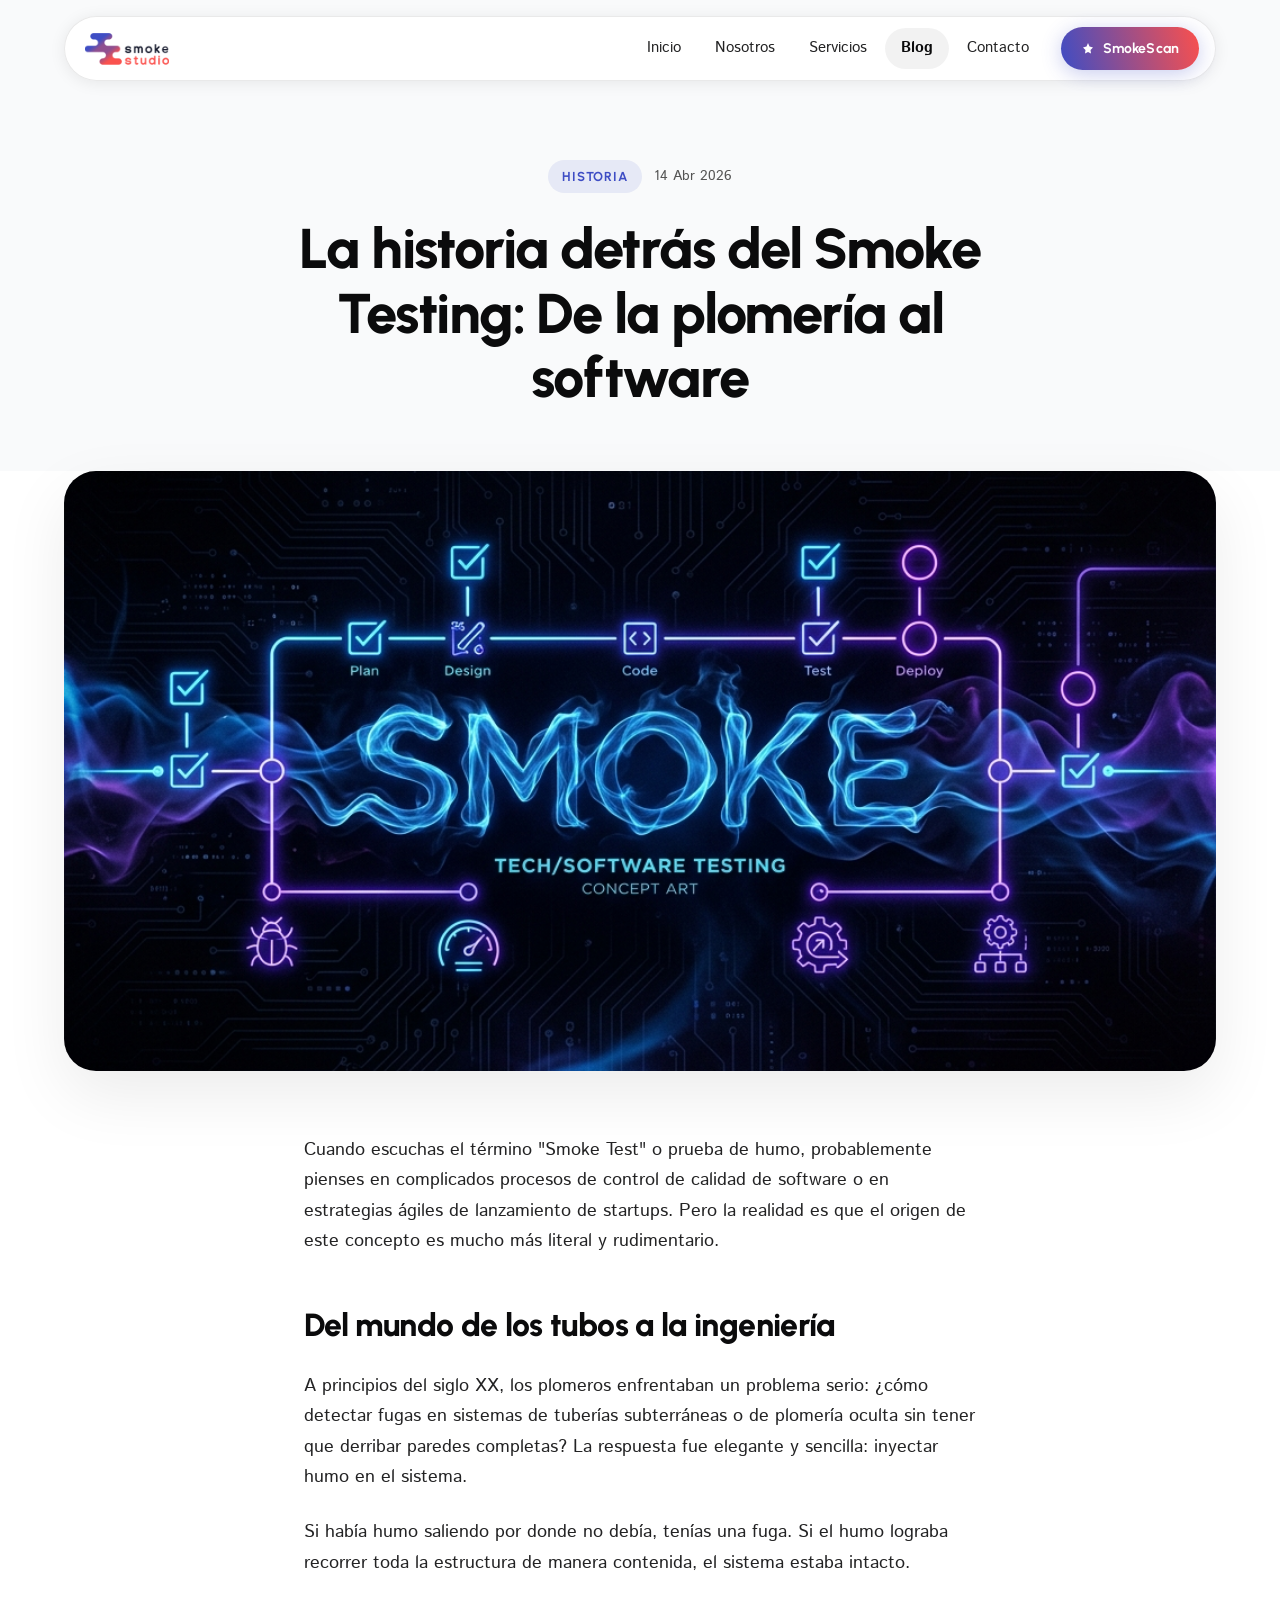
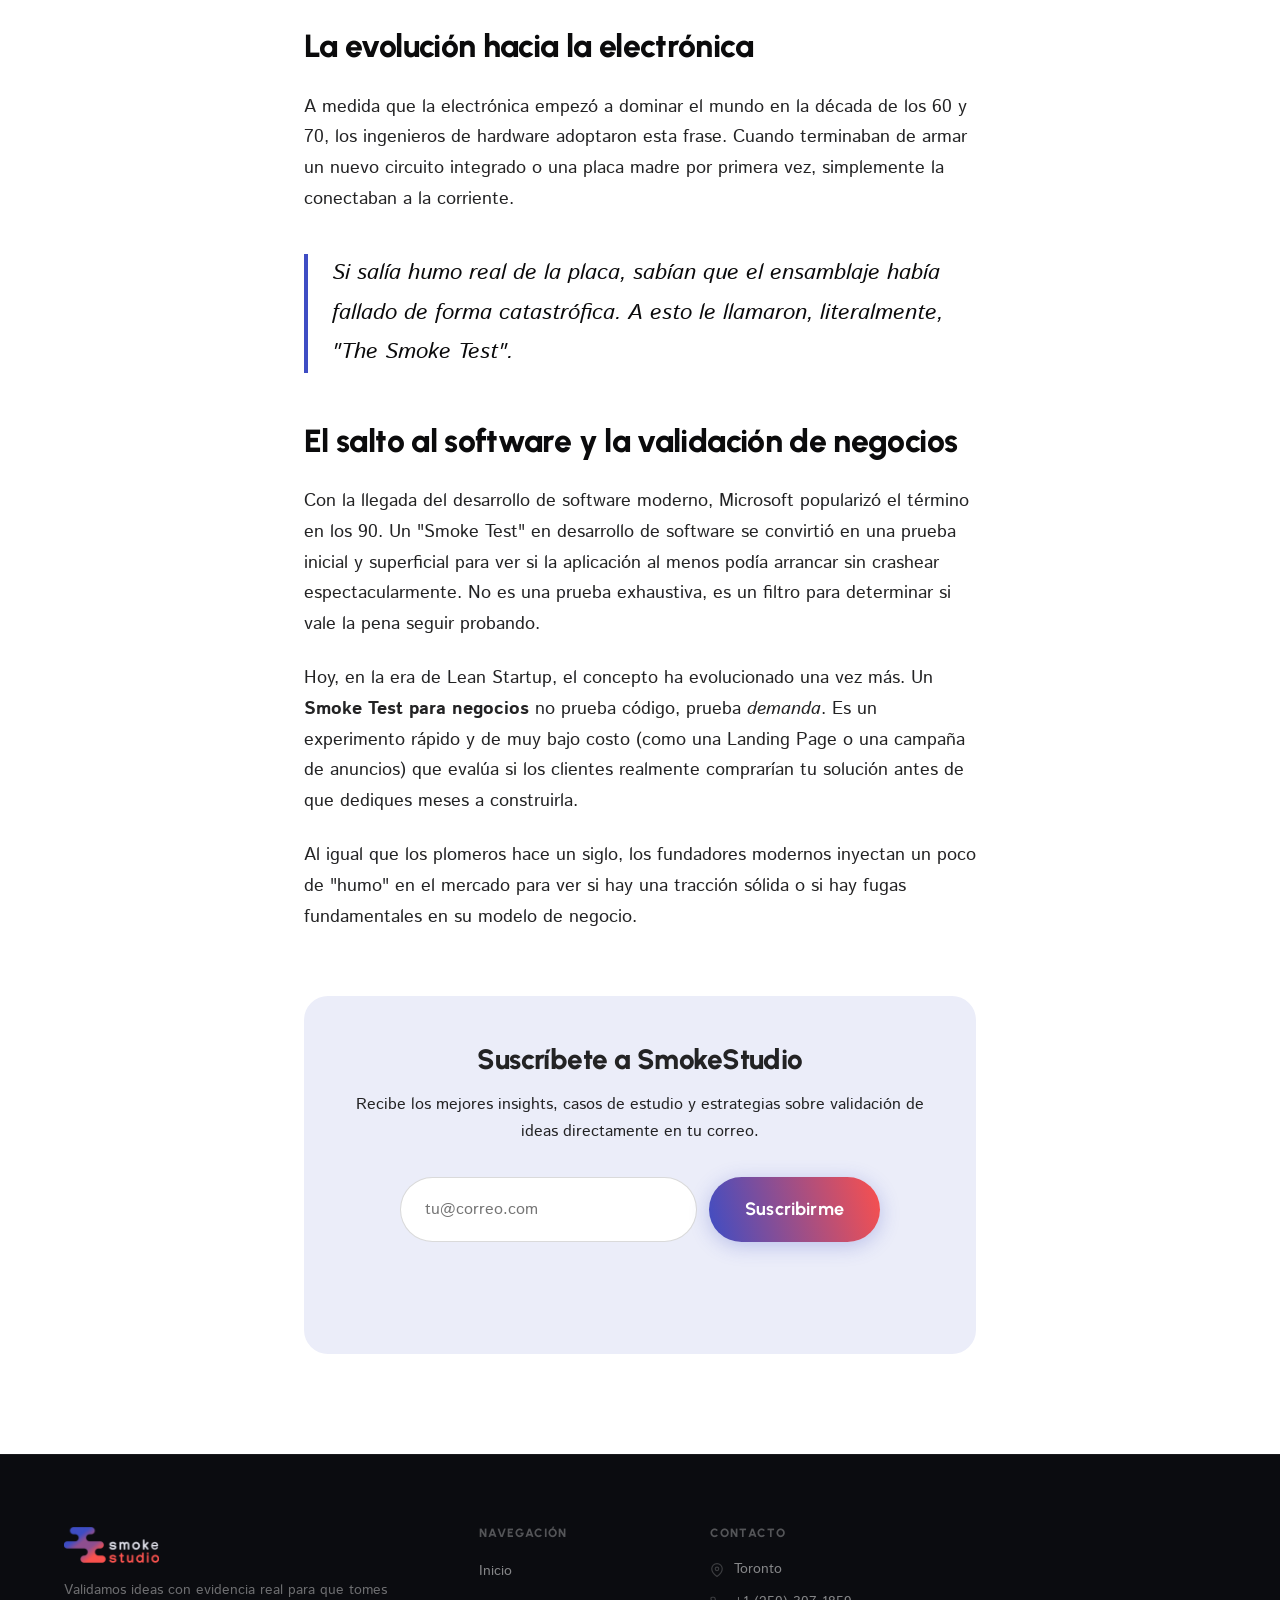
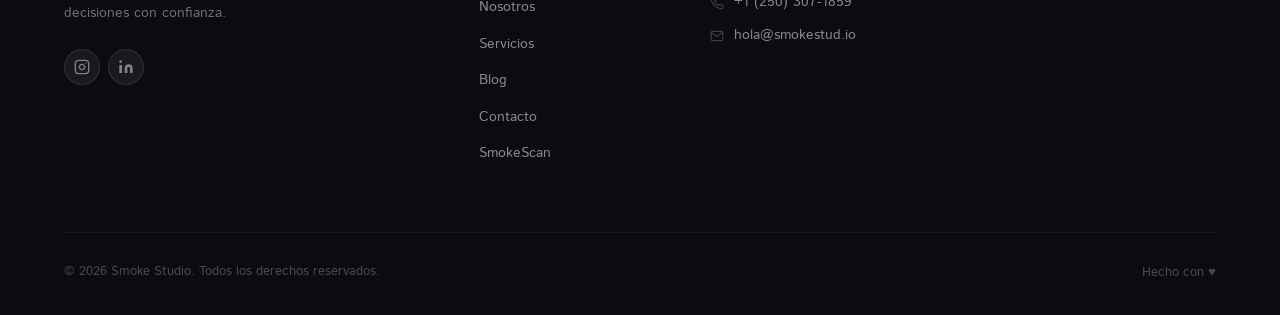
<file: post-smoke-testing-history.html>
<!DOCTYPE html>
<html lang="es">
<head>
  <meta charset="UTF-8" />
  <meta name="viewport" content="width=device-width, initial-scale=1.0" />
  <title>La historia detrás del Smoke Testing: De la plomería al software — Blog Smoke Studio</title>
  <meta name="description" content="Descubre cómo una técnica utilizada para encontrar fugas en tuberías se convirtió en una metodología eficiente para validar productos digitales." />
  <link rel="preconnect" href="https://fonts.googleapis.com" />
  <link rel="preconnect" href="https://fonts.gstatic.com" crossorigin />
  <link href="https://fonts.googleapis.com/css2?family=Urbanist:wght@300;400;500;600;700;800;900&family=Istok+Web:wght@400;700&display=swap" rel="stylesheet" />
  <link rel="stylesheet" href="styles.css" />
  <style>
    :root {
      --bg-post-body: #FFFFFF;
      --bg-post-header: #F9FAFB;
    }
    body {
      background: var(--bg-post-body);
    }
    .post-header {
      padding: 160px 0 60px;
      background: var(--bg-post-header);
      text-align: center;
    }
    .post-header__meta {
      display: flex;
      align-items: center;
      justify-content: center;
      gap: 12px;
      margin-bottom: 24px;
    }
    .post-header__tag {
      font-family: 'Urbanist', sans-serif;
      font-size: 13px;
      font-weight: 700;
      letter-spacing: 0.06em;
      text-transform: uppercase;
      color: var(--c-indigo);
      background: rgba(62,77,196,0.1);
      padding: 6px 14px;
      border-radius: var(--radius-pill);
    }
    .post-header__date {
      font-family: 'Istok Web', sans-serif;
      font-size: var(--type-sm);
      color: var(--c-neutral-dark);
    }
    .post-header h1 {
      font-size: clamp(32px, 5vw, 56px);
      max-width: 800px;
      margin: 0 auto;
      color: var(--c-neutral-darkest);
      line-height: 1.15;
    }
    .post-hero-img {
      max-width: var(--container-lg);
      margin: 0 auto 64px;
      padding: 0 var(--padding-global);
    }
    .post-hero-img img {
      width: 100%;
      height: auto;
      max-height: 600px;
      object-fit: cover;
      border-radius: var(--radius-lg);
      box-shadow: 0 24px 64px rgba(0,0,0,0.08);
    }
    .post-content {
      max-width: 720px;
      margin: 0 auto 100px;
      padding: 0 24px;
      font-family: 'Istok Web', sans-serif;
      font-size: 18px;
      line-height: 1.8;
      color: var(--c-neutral-darker);
    }
    .post-content h2 {
      font-family: 'Urbanist', sans-serif;
      font-size: 32px;
      color: var(--c-neutral-darkest);
      margin: 48px 0 24px;
      line-height: 1.3;
    }
    .post-content p {
      margin-bottom: 24px;
    }
    .post-content ul {
      margin-bottom: 24px;
      padding-left: 20px;
    }
    .post-content li {
      margin-bottom: 12px;
      position: relative;
    }
    .post-content blockquote {
      border-left: 4px solid var(--c-indigo);
      padding-left: 24px;
      margin: 40px 0;
      font-size: 22px;
      font-style: italic;
      color: var(--c-neutral-darkest);
    }
    .post-cta {
      background: var(--c-indigo-lightest);
      border-radius: var(--radius-md);
      padding: 48px;
      text-align: center;
      margin-top: 64px;
    }
    .post-cta h3 {
      font-size: 28px;
      margin-bottom: 16px;
    }
    .post-cta p {
      margin-bottom: 32px;
      font-size: 16px;
    }
    @media (max-width: 768px) {
      .post-header { padding: 120px 24px 40px; }
      .post-hero-img { padding: 0 16px; margin-bottom: 40px; }
      .post-content { font-size: 16px; padding: 0 16px; }
      .post-content h2 { font-size: 26px; }
      .post-cta { padding: 32px 20px; }
    }
  </style>
</head>
<body>
  <a href="#main" class="sr-only">Saltar al contenido</a>
  <div class="site-wrapper">

  <!-- NAV -->
  <header class="nav-wrapper" id="nav-wrapper">
    <nav class="nav-container" id="navbar">
      <a href="index.html" class="nav-logo" id="nav-logo">
        <picture>
          <source media="(max-width: 768px)" srcset="assets/logo_mobile.png">
          <img src="assets/logo_dark.svg" alt="Smoke Studio" class="logo-img" id="nav-logo-img" />
        </picture>
      </a>
      <ul class="nav-links" id="nav-links">
        <li><a href="index.html#inicio" class="nav-link">Inicio</a></li>
        <li><a href="nosotros.html"       class="nav-link">Nosotros</a></li>
        <li><a href="servicios.html"      class="nav-link">Servicios</a></li>
        <li><a href="blog.html"           class="nav-link active">Blog</a></li>
        <li><a href="index.html#contacto" class="nav-link">Contacto</a></li>
      </ul>
      <a href="smokescan.html" class="btn btn--gradient nav-cta" id="nav-cta">
        <svg width="14" height="14" viewBox="0 0 14 14" fill="none"><path d="M7 1l1.5 3.5L12 5.5l-2.5 2.5.5 3.5L7 10l-3 1.5.5-3.5L2 5.5l3.5-1L7 1z" fill="currentColor"/></svg>
        SmokeScan
      </a>
      <button class="hamburger" id="hamburger" aria-label="Abrir menú" aria-expanded="false">
        <span></span><span></span><span></span>
      </button>
    </nav>
  </header>

  <!-- MOBILE MENU -->
  <div class="mobile-menu" id="mobile-menu" role="dialog" aria-modal="true" aria-label="Menú de navegación">
    <div class="mobile-menu__top">
      <a href="index.html" class="nav-logo" id="mobile-logo">
        <img src="assets/logo_dark.svg" alt="Smoke Studio" class="logo-img" />
      </a>
      <button class="mobile-menu__close" id="mobile-close" aria-label="Cerrar menú">
        <svg width="18" height="18" viewBox="0 0 18 18" fill="none"><path d="M14 4L4 14M4 4l10 10" stroke="currentColor" stroke-width="2" stroke-linecap="round"/></svg>
      </button>
    </div>
    <ul class="mobile-menu__links">
      <li><a href="index.html#inicio"   class="mobile-link">Inicio</a></li>
      <li><a href="nosotros.html"       class="mobile-link">Nosotros</a></li>
      <li><a href="servicios.html"      class="mobile-link">Servicios</a></li>
      <li><a href="blog.html"           class="mobile-link active">Blog</a></li>
      <li><a href="index.html#contacto" class="mobile-link">Contacto</a></li>
    </ul>
    <div class="mobile-menu__cta">
      <a href="smokescan.html" class="btn btn--gradient">
        <svg width="15" height="15" viewBox="0 0 14 14" fill="none"><path d="M7 1l1.5 3.5L12 5.5l-2.5 2.5.5 3.5L7 10l-3 1.5.5-3.5L2 5.5l3.5-1L7 1z" fill="currentColor"/></svg>
        SmokeScan
      </a>
    </div>
  </div>

  <main id="main">
    <article>
      <header class="post-header">
        <div class="post-header__meta">
          <span class="post-header__tag">Historia</span>
          <span class="post-header__date">14 Abr 2026</span>
        </div>
        <h1>La historia detrás del Smoke Testing: De la plomería al software</h1>
      </header>
      
      <div class="post-hero-img">
        <img src="assets/blog-history.jpg" alt="La historia detrás del Smoke Testing: De la plomería al software" />
      </div>

      <div class="post-content">
        
        <p>Cuando escuchas el término "Smoke Test" o prueba de humo, probablemente pienses en complicados procesos de control de calidad de software o en estrategias ágiles de lanzamiento de startups. Pero la realidad es que el origen de este concepto es mucho más literal y rudimentario.</p>
        
        <h2>Del mundo de los tubos a la ingeniería</h3>
        <p>A principios del siglo XX, los plomeros enfrentaban un problema serio: ¿cómo detectar fugas en sistemas de tuberías subterráneas o de plomería oculta sin tener que derribar paredes completas? La respuesta fue elegante y sencilla: inyectar humo en el sistema.</p>
        <p>Si había humo saliendo por donde no debía, tenías una fuga. Si el humo lograba recorrer toda la estructura de manera contenida, el sistema estaba intacto.</p>
        
        <h2>La evolución hacia la electrónica</h3>
        <p>A medida que la electrónica empezó a dominar el mundo en la década de los 60 y 70, los ingenieros de hardware adoptaron esta frase. Cuando terminaban de armar un nuevo circuito integrado o una placa madre por primera vez, simplemente la conectaban a la corriente.</p>
        <blockquote>Si salía humo real de la placa, sabían que el ensamblaje había fallado de forma catastrófica. A esto le llamaron, literalmente, "The Smoke Test".</blockquote>
        
        <h2>El salto al software y la validación de negocios</h2>
        <p>Con la llegada del desarrollo de software moderno, Microsoft popularizó el término en los 90. Un "Smoke Test" en desarrollo de software se convirtió en una prueba inicial y superficial para ver si la aplicación al menos podía arrancar sin crashear espectacularmente. No es una prueba exhaustiva, es un filtro para determinar si vale la pena seguir probando.</p>
        <p>Hoy, en la era de Lean Startup, el concepto ha evolucionado una vez más. Un <strong>Smoke Test para negocios</strong> no prueba código, prueba <em>demanda</em>. Es un experimento rápido y de muy bajo costo (como una Landing Page o una campaña de anuncios) que evalúa si los clientes realmente comprarían tu solución antes de que dediques meses a construirla.</p>
        <p>Al igual que los plomeros hace un siglo, los fundadores modernos inyectan un poco de "humo" en el mercado para ver si hay una tracción sólida o si hay fugas fundamentales en su modelo de negocio.</p>
        
        
        <style>
          .newsletter-form {
            max-width: 480px;
            margin: 0 auto;
            position: relative;
          }
          .newsletter-form__group {
            display: flex;
            gap: 12px;
            margin-bottom: 12px;
          }
          .newsletter-form__input {
            flex: 1;
            padding: 16px 24px;
            font-family: 'Istok Web', sans-serif;
            font-size: 16px;
            color: var(--c-neutral-darkest);
            background: #fff;
            border: 1px solid rgba(11, 11, 12, 0.15);
            border-radius: var(--radius-pill, 100px);
            outline: none;
            transition: all 0.3s;
          }
          .newsletter-form__input:focus {
            border-color: var(--c-indigo);
            box-shadow: 0 0 0 4px rgba(62,77,196,0.1);
          }
          .newsletter-form__submit {
            border-radius: var(--radius-pill, 100px);
            display: flex;
            align-items: center;
            justify-content: center;
            gap: 8px;
            min-width: 140px;
            transition: all 0.3s;
            cursor: pointer;
            border: none;
          }
          .newsletter-form__submit.success {
            background: #10B981 !important;
            color: #fff !important;
            pointer-events: none;
          }
          .newsletter-form__msg {
            font-size: 14px;
            color: var(--c-neutral-dark);
            min-height: 20px;
            margin: 0;
          }
          .newsletter-form__msg.error {
            color: #E11D48;
          }
          .newsletter-form__msg.success {
            color: #10B981;
          }
          @media (max-width: 480px) {
            .newsletter-form__group {
              flex-direction: column;
            }
            .newsletter-form__submit {
              width: 100%;
              padding: 16px;
            }
          }
        </style>
        <div class="post-cta">
          <h3>Suscríbete a SmokeStudio</h3>
          <p>Recibe los mejores insights, casos de estudio y estrategias sobre validación de ideas directamente en tu correo.</p>
          <form class="newsletter-form" id="newsletter-form" novalidate>
            <div class="newsletter-form__group">
              <input type="email" id="newsletter-email" class="newsletter-form__input" placeholder="tu@correo.com" required aria-label="Correo electrónico" autocomplete="email" />
              <button type="submit" class="btn btn--gradient btn--lg newsletter-form__submit" id="newsletter-submit">
                <span class="submit-text">Suscribirme</span>
                <svg class="submit-icon" style="display:none;" width="20" height="20" viewBox="0 0 24 24" fill="none" stroke="currentColor" stroke-width="2" stroke-linecap="round" stroke-linejoin="round"><polyline points="20 6 9 17 4 12"></polyline></svg>
              </button>
            </div>
            <p class="newsletter-form__msg" id="newsletter-msg" aria-live="polite"></p>
          </form>
        </div>
        <script>
          document.getElementById('newsletter-form').addEventListener('submit', function(e) {
            e.preventDefault();
            const emailInput = document.getElementById('newsletter-email');
            const msg = document.getElementById('newsletter-msg');
            const submitBtn = document.getElementById('newsletter-submit');
            const submitText = submitBtn.querySelector('.submit-text');
            const submitIcon = submitBtn.querySelector('.submit-icon');
            
            const emailRegex = /^[^\s@]+@[^\s@]+\.[^\s@]+$/;
            
            if (!emailInput.value) {
              msg.textContent = 'Por favor, ingresa tu correo electrónico.';
              msg.className = 'newsletter-form__msg error';
              emailInput.focus();
              return;
            }
            
            if (!emailRegex.test(emailInput.value)) {
              msg.textContent = 'Por favor, ingresa un correo válido.';
              msg.className = 'newsletter-form__msg error';
              emailInput.focus();
              return;
            }
            
            submitBtn.disabled = true;
            submitText.textContent = 'Procesando...';
            msg.textContent = '';
            
            setTimeout(() => {
              submitBtn.classList.add('success');
              submitText.textContent = '¡Suscrito!';
              submitIcon.style.display = 'block';
              msg.textContent = '¡Gracias por suscribirte! Revisa tu bandeja de entrada.';
              msg.className = 'newsletter-form__msg success';
              emailInput.value = '';
              emailInput.disabled = true;
            }, 800);
          });
        </script>
      </div>
    </article>
  </main>

  <!-- FOOTER -->
  <footer class="footer">
    <div class="container">
      <div class="footer__grid">
        <div class="footer__brand">
          <a href="index.html" class="nav-logo footer__logo">
            <img src="assets/logo_light.svg" alt="Smoke Studio" class="logo-img logo-img--lg" />
          </a>
          <p class="footer__desc">Validamos ideas con evidencia real para que tomes decisiones con confianza.</p>
          <div class="footer__socials">
            <a href="https://www.instagram.com/smoke.studio.america?igsh=MTlzMjBxbGl6djkyOA%3D%3D" target="_blank" rel="noopener noreferrer" class="social-link" aria-label="Instagram">
              <svg width="16" height="16" viewBox="0 0 24 24" fill="none" stroke="currentColor" stroke-width="2" stroke-linecap="round" stroke-linejoin="round"><rect x="2" y="2" width="20" height="20" rx="5"/><path d="M16 11.37A4 4 0 1 1 12.63 8 4 4 0 0 1 16 11.37z"/><line x1="17.5" y1="6.5" x2="17.51" y2="6.5"/></svg>
            </a>
            <a href="https://www.linkedin.com/company/smokestudios" target="_blank" rel="noopener noreferrer" class="social-link" aria-label="LinkedIn">
              <svg width="16" height="16" viewBox="0 0 24 24" fill="currentColor"><path d="M16 8a6 6 0 0 1 6 6v7h-4v-7a2 2 0 0 0-2-2 2 2 0 0 0-2 2v7h-4v-7a6 6 0 0 1 6-6zM2 9h4v12H2z"/><circle cx="4" cy="4" r="2"/></svg>
            </a>
          </div>
        </div>
        <div class="footer__col">
          <h4>Navegación</h4>
          <ul>
            <li><a href="index.html#inicio">Inicio</a></li>
            <li><a href="nosotros.html">Nosotros</a></li>
            <li><a href="servicios.html">Servicios</a></li>
            <li><a href="blog.html">Blog</a></li>
            <li><a href="index.html#contacto">Contacto</a></li>
            <li><a href="smokescan.html">SmokeScan</a></li>
          </ul>
        </div>
        <div class="footer__col">
          <h4>Contacto</h4>
          <ul class="footer__contact">
            <li>
              <svg width="14" height="14" viewBox="0 0 24 24" fill="none" stroke="currentColor" stroke-width="2"><path d="M21 10c0 7-9 13-9 13s-9-6-9-13a9 9 0 0 1 18 0z"/><circle cx="12" cy="10" r="3"/></svg>
              Toronto
            </li>
            <li>
              <svg width="14" height="14" viewBox="0 0 24 24" fill="none" stroke="currentColor" stroke-width="2"><path d="M22 16.92v3a2 2 0 0 1-2.18 2 19.79 19.79 0 0 1-8.63-3.07A19.5 19.5 0 0 1 4.69 13a19.79 19.79 0 0 1-3.07-8.67A2 2 0 0 1 3.6 2.18h3a2 2 0 0 1 2 1.72c.127.96.361 1.903.7 2.81a2 2 0 0 1-.45 2.11L7.91 9.91a16 16 0 0 0 6.08 6.08l.9-.9a2 2 0 0 1 2.11-.45c.907.339 1.85.573 2.81.7A2 2 0 0 1 22 16.92z"/></svg>
              <a href="https://wa.me/12503071859" class="footer__link">+1 (250) 307-1859</a>
            </li>
            <li>
              <svg width="14" height="14" viewBox="0 0 24 24" fill="none" stroke="currentColor" stroke-width="2"><path d="M4 4h16c1.1 0 2 .9 2 2v12c0 1.1-.9 2-2 2H4c-1.1 0-2-.9-2-2V6c0-1.1.9-2 2-2z"/><polyline points="22,6 12,13 2,6"/></svg>
              <a href="mailto:hola@smokestud.io" class="footer__link">hola@smokestud.io</a>
            </li>
          </ul>
        </div>
      </div>
      <div class="footer__bottom">
        <p>© 2026 Smoke Studio. Todos los derechos reservados.</p>
        <div class="footer__legal">
          <span>Hecho con ♥</span>
        </div>
      </div>
    </div>
  </footer>

  </div>
  <script src="main.js"></script>
</body>
</html>
</file>
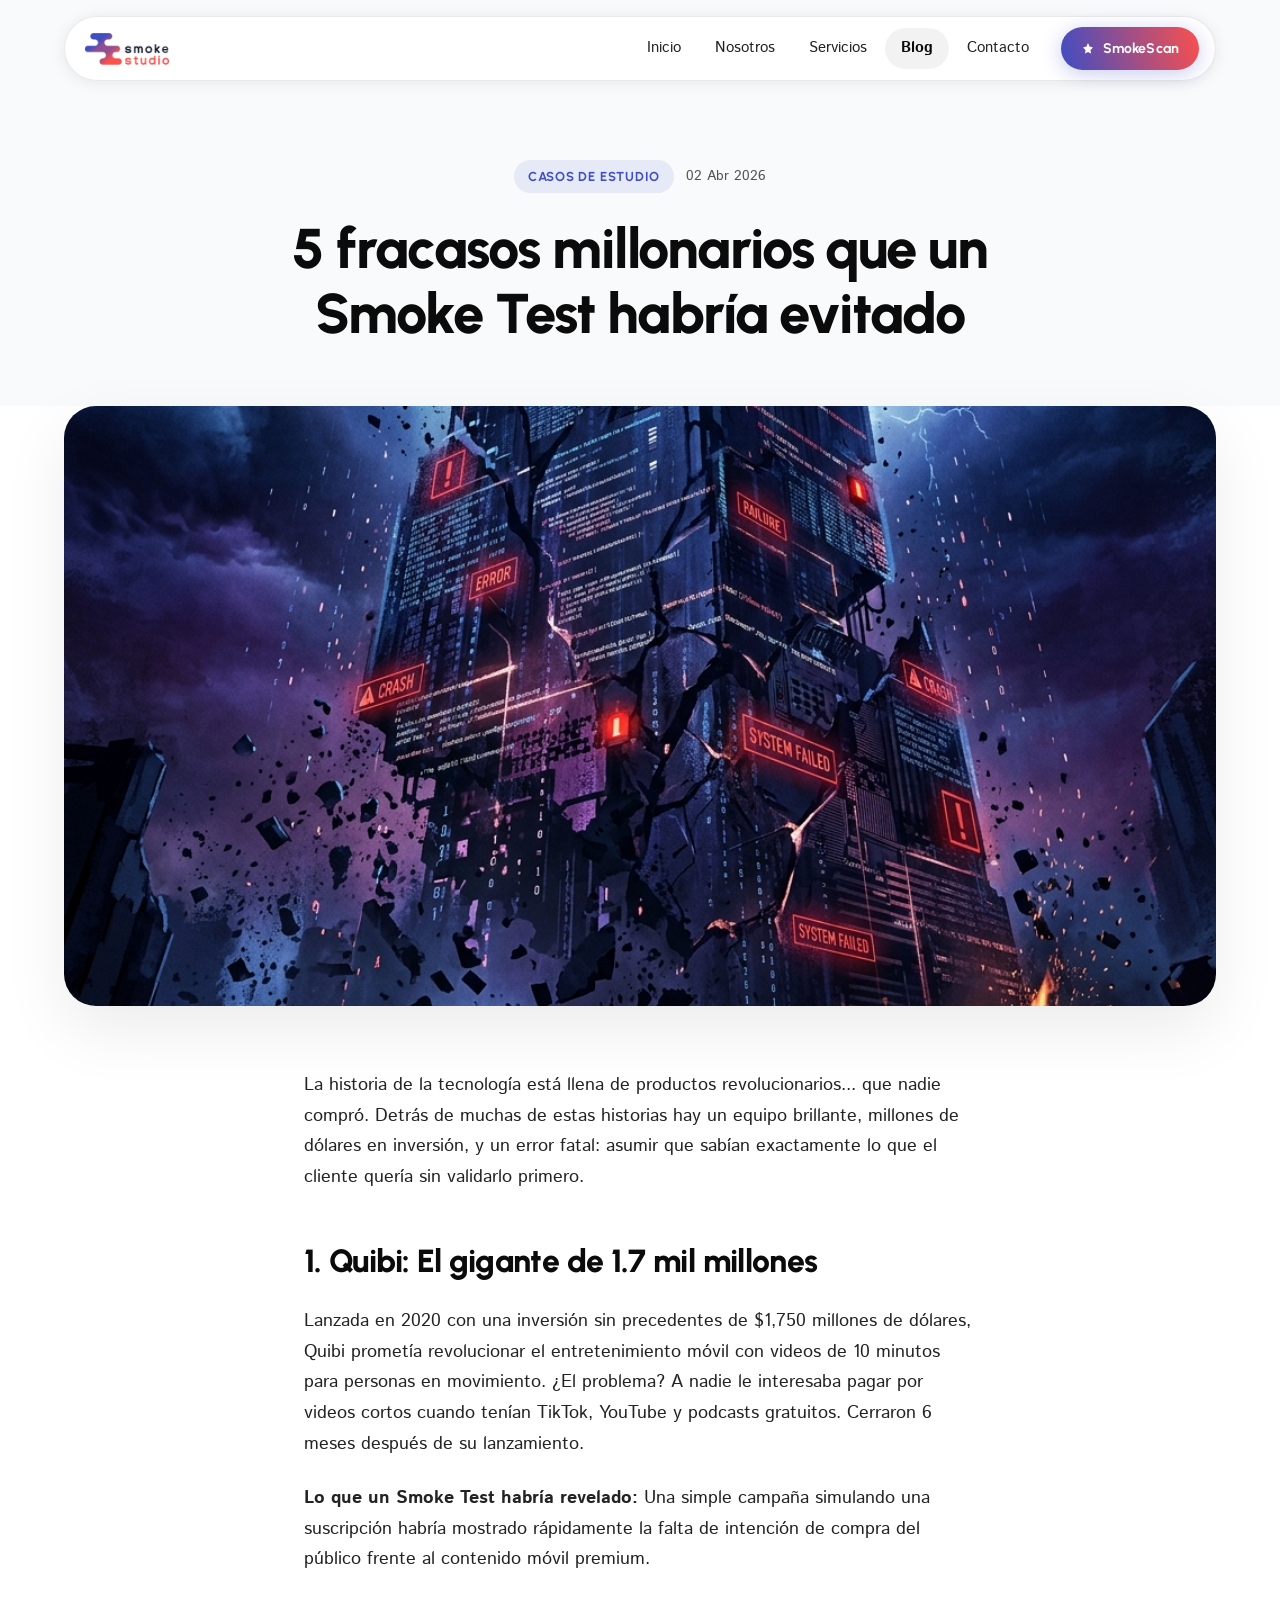
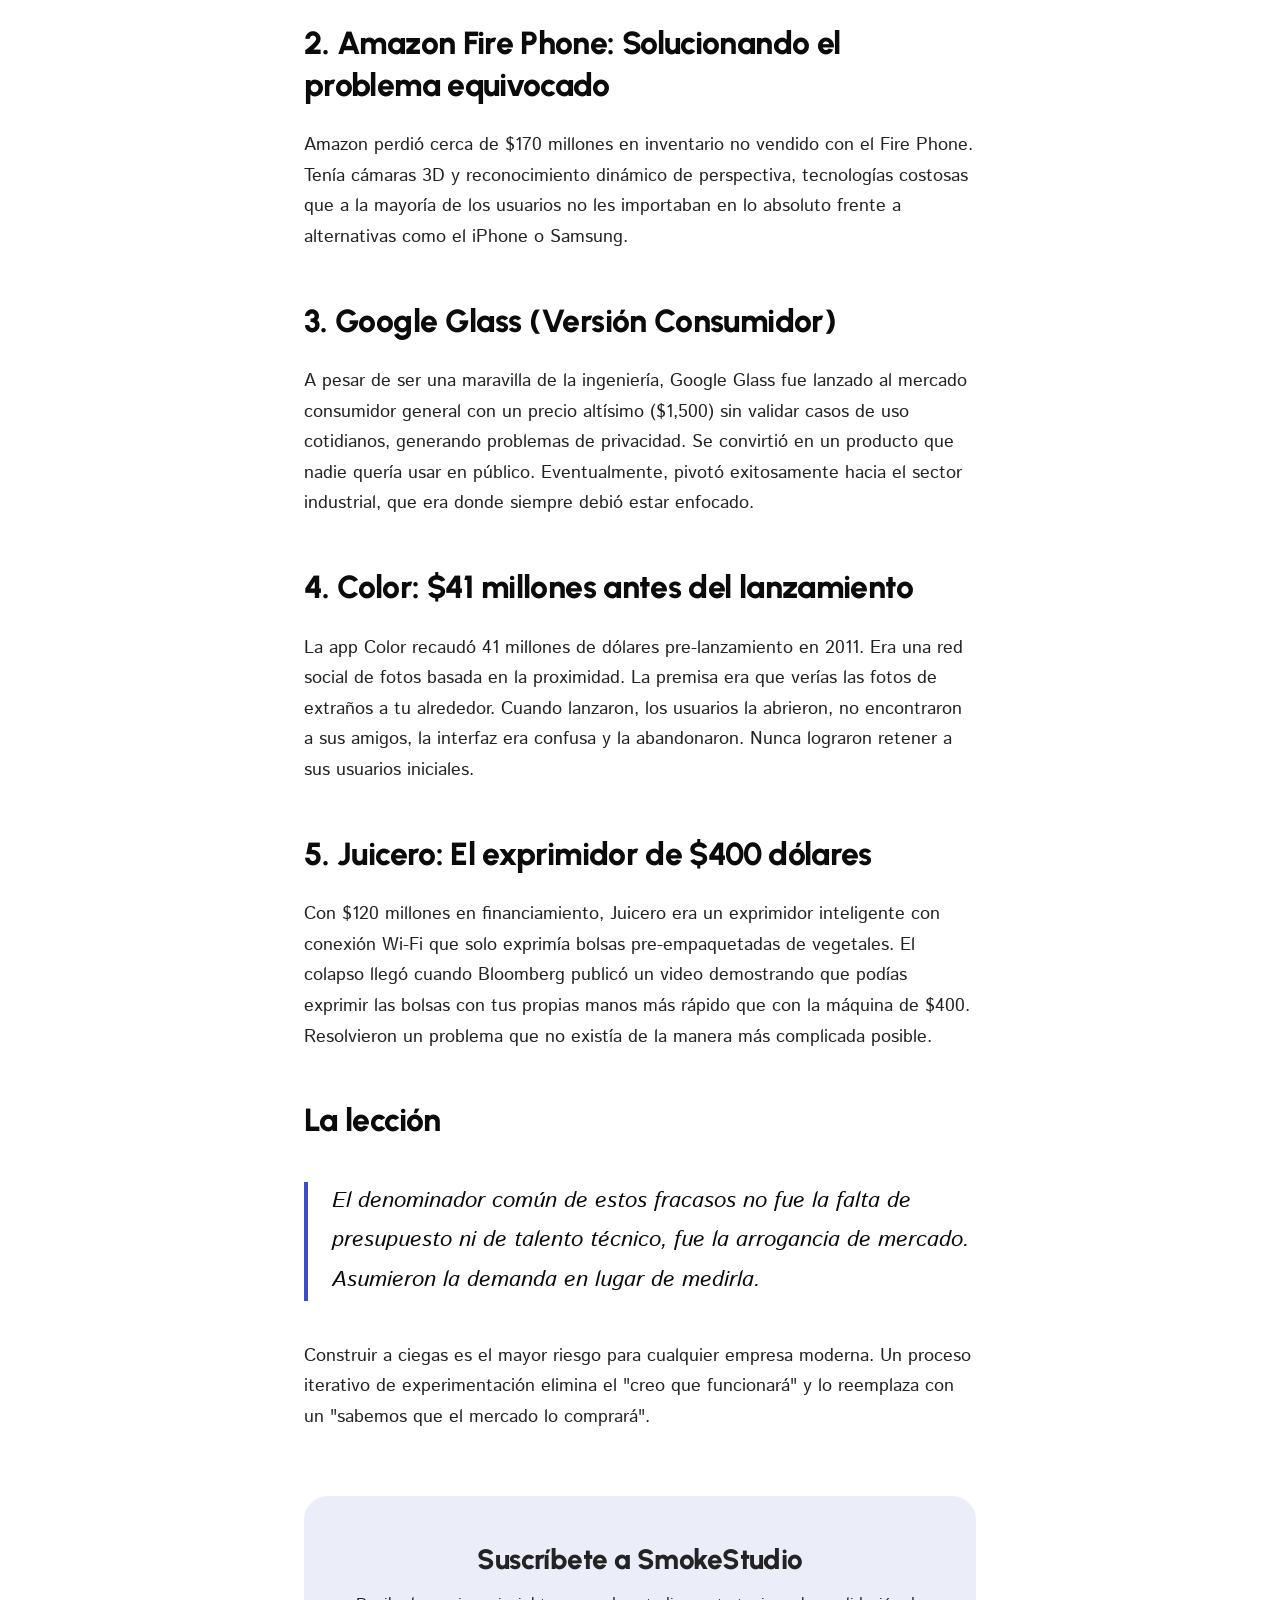
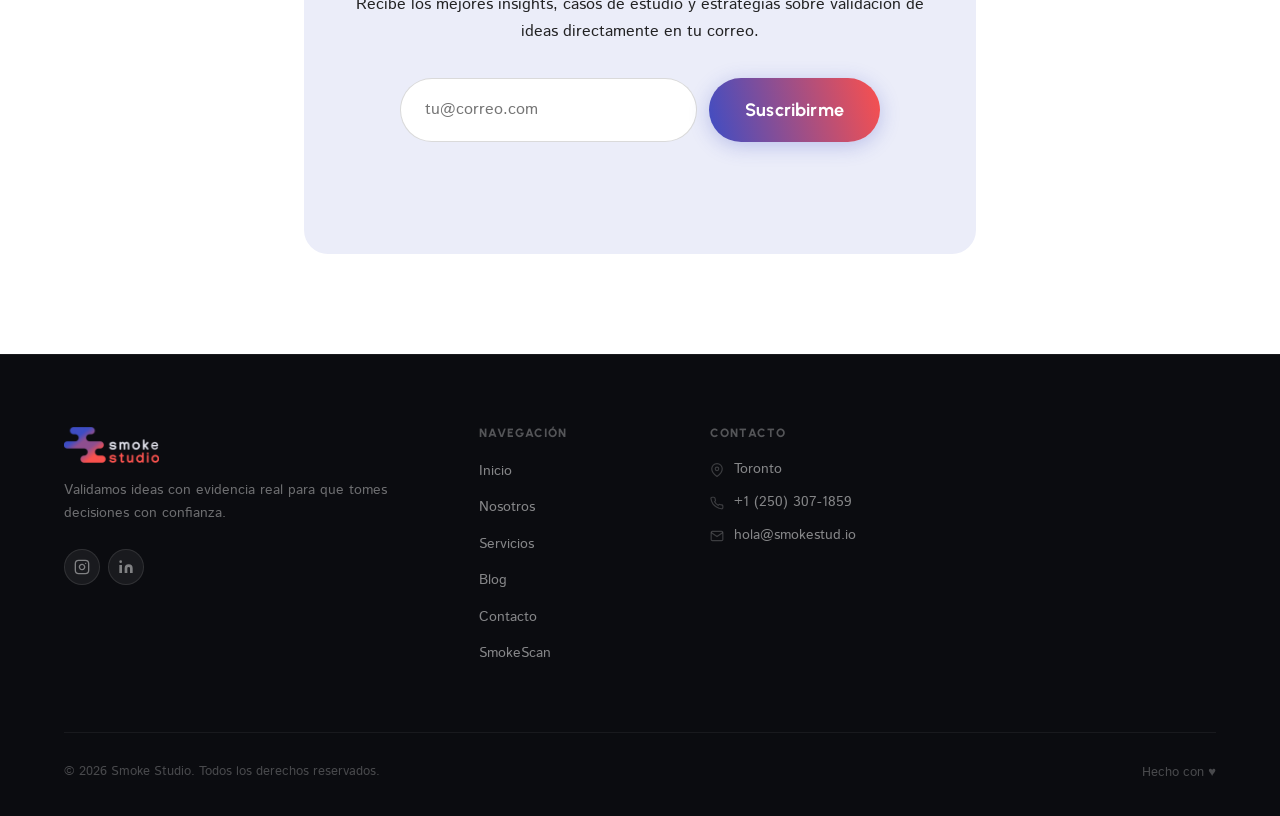
<file: post-tech-failures.html>
<!DOCTYPE html>
<html lang="es">
<head>
  <meta charset="UTF-8" />
  <meta name="viewport" content="width=device-width, initial-scale=1.0" />
  <title>5 fracasos millonarios que un Smoke Test habría evitado — Blog Smoke Studio</title>
  <meta name="description" content="Analizamos 5 de los productos más costosos y fallidos de la tecnología y cómo la validación de ideas habría salvado millones." />
  <link rel="preconnect" href="https://fonts.googleapis.com" />
  <link rel="preconnect" href="https://fonts.gstatic.com" crossorigin />
  <link href="https://fonts.googleapis.com/css2?family=Urbanist:wght@300;400;500;600;700;800;900&family=Istok+Web:wght@400;700&display=swap" rel="stylesheet" />
  <link rel="stylesheet" href="styles.css" />
  <style>
    :root {
      --bg-post-body: #FFFFFF;
      --bg-post-header: #F9FAFB;
    }
    body {
      background: var(--bg-post-body);
    }
    .post-header {
      padding: 160px 0 60px;
      background: var(--bg-post-header);
      text-align: center;
    }
    .post-header__meta {
      display: flex;
      align-items: center;
      justify-content: center;
      gap: 12px;
      margin-bottom: 24px;
    }
    .post-header__tag {
      font-family: 'Urbanist', sans-serif;
      font-size: 13px;
      font-weight: 700;
      letter-spacing: 0.06em;
      text-transform: uppercase;
      color: var(--c-indigo);
      background: rgba(62,77,196,0.1);
      padding: 6px 14px;
      border-radius: var(--radius-pill);
    }
    .post-header__date {
      font-family: 'Istok Web', sans-serif;
      font-size: var(--type-sm);
      color: var(--c-neutral-dark);
    }
    .post-header h1 {
      font-size: clamp(32px, 5vw, 56px);
      max-width: 800px;
      margin: 0 auto;
      color: var(--c-neutral-darkest);
      line-height: 1.15;
    }
    .post-hero-img {
      max-width: var(--container-lg);
      margin: 0 auto 64px;
      padding: 0 var(--padding-global);
    }
    .post-hero-img img {
      width: 100%;
      height: auto;
      max-height: 600px;
      object-fit: cover;
      border-radius: var(--radius-lg);
      box-shadow: 0 24px 64px rgba(0,0,0,0.08);
    }
    .post-content {
      max-width: 720px;
      margin: 0 auto 100px;
      padding: 0 24px;
      font-family: 'Istok Web', sans-serif;
      font-size: 18px;
      line-height: 1.8;
      color: var(--c-neutral-darker);
    }
    .post-content h2 {
      font-family: 'Urbanist', sans-serif;
      font-size: 32px;
      color: var(--c-neutral-darkest);
      margin: 48px 0 24px;
      line-height: 1.3;
    }
    .post-content p {
      margin-bottom: 24px;
    }
    .post-content ul {
      margin-bottom: 24px;
      padding-left: 20px;
    }
    .post-content li {
      margin-bottom: 12px;
      position: relative;
    }
    .post-content blockquote {
      border-left: 4px solid var(--c-indigo);
      padding-left: 24px;
      margin: 40px 0;
      font-size: 22px;
      font-style: italic;
      color: var(--c-neutral-darkest);
    }
    .post-cta {
      background: var(--c-indigo-lightest);
      border-radius: var(--radius-md);
      padding: 48px;
      text-align: center;
      margin-top: 64px;
    }
    .post-cta h3 {
      font-size: 28px;
      margin-bottom: 16px;
    }
    .post-cta p {
      margin-bottom: 32px;
      font-size: 16px;
    }
    @media (max-width: 768px) {
      .post-header { padding: 120px 24px 40px; }
      .post-hero-img { padding: 0 16px; margin-bottom: 40px; }
      .post-content { font-size: 16px; padding: 0 16px; }
      .post-content h2 { font-size: 26px; }
      .post-cta { padding: 32px 20px; }
    }
  </style>
</head>
<body>
  <a href="#main" class="sr-only">Saltar al contenido</a>
  <div class="site-wrapper">

  <!-- NAV -->
  <header class="nav-wrapper" id="nav-wrapper">
    <nav class="nav-container" id="navbar">
      <a href="index.html" class="nav-logo" id="nav-logo">
        <picture>
          <source media="(max-width: 768px)" srcset="assets/logo_mobile.png">
          <img src="assets/logo_dark.svg" alt="Smoke Studio" class="logo-img" id="nav-logo-img" />
        </picture>
      </a>
      <ul class="nav-links" id="nav-links">
        <li><a href="index.html#inicio" class="nav-link">Inicio</a></li>
        <li><a href="nosotros.html"       class="nav-link">Nosotros</a></li>
        <li><a href="servicios.html"      class="nav-link">Servicios</a></li>
        <li><a href="blog.html"           class="nav-link active">Blog</a></li>
        <li><a href="index.html#contacto" class="nav-link">Contacto</a></li>
      </ul>
      <a href="smokescan.html" class="btn btn--gradient nav-cta" id="nav-cta">
        <svg width="14" height="14" viewBox="0 0 14 14" fill="none"><path d="M7 1l1.5 3.5L12 5.5l-2.5 2.5.5 3.5L7 10l-3 1.5.5-3.5L2 5.5l3.5-1L7 1z" fill="currentColor"/></svg>
        SmokeScan
      </a>
      <button class="hamburger" id="hamburger" aria-label="Abrir menú" aria-expanded="false">
        <span></span><span></span><span></span>
      </button>
    </nav>
  </header>

  <!-- MOBILE MENU -->
  <div class="mobile-menu" id="mobile-menu" role="dialog" aria-modal="true" aria-label="Menú de navegación">
    <div class="mobile-menu__top">
      <a href="index.html" class="nav-logo" id="mobile-logo">
        <img src="assets/logo_dark.svg" alt="Smoke Studio" class="logo-img" />
      </a>
      <button class="mobile-menu__close" id="mobile-close" aria-label="Cerrar menú">
        <svg width="18" height="18" viewBox="0 0 18 18" fill="none"><path d="M14 4L4 14M4 4l10 10" stroke="currentColor" stroke-width="2" stroke-linecap="round"/></svg>
      </button>
    </div>
    <ul class="mobile-menu__links">
      <li><a href="index.html#inicio"   class="mobile-link">Inicio</a></li>
      <li><a href="nosotros.html"       class="mobile-link">Nosotros</a></li>
      <li><a href="servicios.html"      class="mobile-link">Servicios</a></li>
      <li><a href="blog.html"           class="mobile-link active">Blog</a></li>
      <li><a href="index.html#contacto" class="mobile-link">Contacto</a></li>
    </ul>
    <div class="mobile-menu__cta">
      <a href="smokescan.html" class="btn btn--gradient">
        <svg width="15" height="15" viewBox="0 0 14 14" fill="none"><path d="M7 1l1.5 3.5L12 5.5l-2.5 2.5.5 3.5L7 10l-3 1.5.5-3.5L2 5.5l3.5-1L7 1z" fill="currentColor"/></svg>
        SmokeScan
      </a>
    </div>
  </div>

  <main id="main">
    <article>
      <header class="post-header">
        <div class="post-header__meta">
          <span class="post-header__tag">Casos de Estudio</span>
          <span class="post-header__date">02 Abr 2026</span>
        </div>
        <h1>5 fracasos millonarios que un Smoke Test habría evitado</h1>
      </header>
      
      <div class="post-hero-img">
        <img src="assets/blog-failures.jpg" alt="5 fracasos millonarios que un Smoke Test habría evitado" />
      </div>

      <div class="post-content">
        
        <p>La historia de la tecnología está llena de productos revolucionarios... que nadie compró. Detrás de muchas de estas historias hay un equipo brillante, millones de dólares en inversión, y un error fatal: asumir que sabían exactamente lo que el cliente quería sin validarlo primero.</p>
        
        <h2>1. Quibi: El gigante de 1.7 mil millones</h2>
        <p>Lanzada en 2020 con una inversión sin precedentes de $1,750 millones de dólares, Quibi prometía revolucionar el entretenimiento móvil con videos de 10 minutos para personas en movimiento. ¿El problema? A nadie le interesaba pagar por videos cortos cuando tenían TikTok, YouTube y podcasts gratuitos. Cerraron 6 meses después de su lanzamiento.</p>
        <p><strong>Lo que un Smoke Test habría revelado:</strong> Una simple campaña simulando una suscripción habría mostrado rápidamente la falta de intención de compra del público frente al contenido móvil premium.</p>

        <h2>2. Amazon Fire Phone: Solucionando el problema equivocado</h2>
        <p>Amazon perdió cerca de $170 millones en inventario no vendido con el Fire Phone. Tenía cámaras 3D y reconocimiento dinámico de perspectiva, tecnologías costosas que a la mayoría de los usuarios no les importaban en lo absoluto frente a alternativas como el iPhone o Samsung.</p>
        
        <h2>3. Google Glass (Versión Consumidor)</h2>
        <p>A pesar de ser una maravilla de la ingeniería, Google Glass fue lanzado al mercado consumidor general con un precio altísimo ($1,500) sin validar casos de uso cotidianos, generando problemas de privacidad. Se convirtió en un producto que nadie quería usar en público. Eventualmente, pivotó exitosamente hacia el sector industrial, que era donde siempre debió estar enfocado.</p>
        
        <h2>4. Color: $41 millones antes del lanzamiento</h2>
        <p>La app Color recaudó 41 millones de dólares pre-lanzamiento en 2011. Era una red social de fotos basada en la proximidad. La premisa era que verías las fotos de extraños a tu alrededor. Cuando lanzaron, los usuarios la abrieron, no encontraron a sus amigos, la interfaz era confusa y la abandonaron. Nunca lograron retener a sus usuarios iniciales.</p>

        <h2>5. Juicero: El exprimidor de $400 dólares</h2>
        <p>Con $120 millones en financiamiento, Juicero era un exprimidor inteligente con conexión Wi-Fi que solo exprimía bolsas pre-empaquetadas de vegetales. El colapso llegó cuando Bloomberg publicó un video demostrando que podías exprimir las bolsas con tus propias manos más rápido que con la máquina de $400. Resolvieron un problema que no existía de la manera más complicada posible.</p>
        
        <h2>La lección</h2>
        <blockquote>El denominador común de estos fracasos no fue la falta de presupuesto ni de talento técnico, fue la <strong>arrogancia de mercado</strong>. Asumieron la demanda en lugar de medirla.</blockquote>
        <p>Construir a ciegas es el mayor riesgo para cualquier empresa moderna. Un proceso iterativo de experimentación elimina el "creo que funcionará" y lo reemplaza con un "sabemos que el mercado lo comprará".</p>
        
        
        <style>
          .newsletter-form {
            max-width: 480px;
            margin: 0 auto;
            position: relative;
          }
          .newsletter-form__group {
            display: flex;
            gap: 12px;
            margin-bottom: 12px;
          }
          .newsletter-form__input {
            flex: 1;
            padding: 16px 24px;
            font-family: 'Istok Web', sans-serif;
            font-size: 16px;
            color: var(--c-neutral-darkest);
            background: #fff;
            border: 1px solid rgba(11, 11, 12, 0.15);
            border-radius: var(--radius-pill, 100px);
            outline: none;
            transition: all 0.3s;
          }
          .newsletter-form__input:focus {
            border-color: var(--c-indigo);
            box-shadow: 0 0 0 4px rgba(62,77,196,0.1);
          }
          .newsletter-form__submit {
            border-radius: var(--radius-pill, 100px);
            display: flex;
            align-items: center;
            justify-content: center;
            gap: 8px;
            min-width: 140px;
            transition: all 0.3s;
            cursor: pointer;
            border: none;
          }
          .newsletter-form__submit.success {
            background: #10B981 !important;
            color: #fff !important;
            pointer-events: none;
          }
          .newsletter-form__msg {
            font-size: 14px;
            color: var(--c-neutral-dark);
            min-height: 20px;
            margin: 0;
          }
          .newsletter-form__msg.error {
            color: #E11D48;
          }
          .newsletter-form__msg.success {
            color: #10B981;
          }
          @media (max-width: 480px) {
            .newsletter-form__group {
              flex-direction: column;
            }
            .newsletter-form__submit {
              width: 100%;
              padding: 16px;
            }
          }
        </style>
        <div class="post-cta">
          <h3>Suscríbete a SmokeStudio</h3>
          <p>Recibe los mejores insights, casos de estudio y estrategias sobre validación de ideas directamente en tu correo.</p>
          <form class="newsletter-form" id="newsletter-form" novalidate>
            <div class="newsletter-form__group">
              <input type="email" id="newsletter-email" class="newsletter-form__input" placeholder="tu@correo.com" required aria-label="Correo electrónico" autocomplete="email" />
              <button type="submit" class="btn btn--gradient btn--lg newsletter-form__submit" id="newsletter-submit">
                <span class="submit-text">Suscribirme</span>
                <svg class="submit-icon" style="display:none;" width="20" height="20" viewBox="0 0 24 24" fill="none" stroke="currentColor" stroke-width="2" stroke-linecap="round" stroke-linejoin="round"><polyline points="20 6 9 17 4 12"></polyline></svg>
              </button>
            </div>
            <p class="newsletter-form__msg" id="newsletter-msg" aria-live="polite"></p>
          </form>
        </div>
        <script>
          document.getElementById('newsletter-form').addEventListener('submit', function(e) {
            e.preventDefault();
            const emailInput = document.getElementById('newsletter-email');
            const msg = document.getElementById('newsletter-msg');
            const submitBtn = document.getElementById('newsletter-submit');
            const submitText = submitBtn.querySelector('.submit-text');
            const submitIcon = submitBtn.querySelector('.submit-icon');
            
            const emailRegex = /^[^\s@]+@[^\s@]+\.[^\s@]+$/;
            
            if (!emailInput.value) {
              msg.textContent = 'Por favor, ingresa tu correo electrónico.';
              msg.className = 'newsletter-form__msg error';
              emailInput.focus();
              return;
            }
            
            if (!emailRegex.test(emailInput.value)) {
              msg.textContent = 'Por favor, ingresa un correo válido.';
              msg.className = 'newsletter-form__msg error';
              emailInput.focus();
              return;
            }
            
            submitBtn.disabled = true;
            submitText.textContent = 'Procesando...';
            msg.textContent = '';
            
            setTimeout(() => {
              submitBtn.classList.add('success');
              submitText.textContent = '¡Suscrito!';
              submitIcon.style.display = 'block';
              msg.textContent = '¡Gracias por suscribirte! Revisa tu bandeja de entrada.';
              msg.className = 'newsletter-form__msg success';
              emailInput.value = '';
              emailInput.disabled = true;
            }, 800);
          });
        </script>
      </div>
    </article>
  </main>

  <!-- FOOTER -->
  <footer class="footer">
    <div class="container">
      <div class="footer__grid">
        <div class="footer__brand">
          <a href="index.html" class="nav-logo footer__logo">
            <img src="assets/logo_light.svg" alt="Smoke Studio" class="logo-img logo-img--lg" />
          </a>
          <p class="footer__desc">Validamos ideas con evidencia real para que tomes decisiones con confianza.</p>
          <div class="footer__socials">
            <a href="https://www.instagram.com/smoke.studio.america?igsh=MTlzMjBxbGl6djkyOA%3D%3D" target="_blank" rel="noopener noreferrer" class="social-link" aria-label="Instagram">
              <svg width="16" height="16" viewBox="0 0 24 24" fill="none" stroke="currentColor" stroke-width="2" stroke-linecap="round" stroke-linejoin="round"><rect x="2" y="2" width="20" height="20" rx="5"/><path d="M16 11.37A4 4 0 1 1 12.63 8 4 4 0 0 1 16 11.37z"/><line x1="17.5" y1="6.5" x2="17.51" y2="6.5"/></svg>
            </a>
            <a href="https://www.linkedin.com/company/smokestudios" target="_blank" rel="noopener noreferrer" class="social-link" aria-label="LinkedIn">
              <svg width="16" height="16" viewBox="0 0 24 24" fill="currentColor"><path d="M16 8a6 6 0 0 1 6 6v7h-4v-7a2 2 0 0 0-2-2 2 2 0 0 0-2 2v7h-4v-7a6 6 0 0 1 6-6zM2 9h4v12H2z"/><circle cx="4" cy="4" r="2"/></svg>
            </a>
          </div>
        </div>
        <div class="footer__col">
          <h4>Navegación</h4>
          <ul>
            <li><a href="index.html#inicio">Inicio</a></li>
            <li><a href="nosotros.html">Nosotros</a></li>
            <li><a href="servicios.html">Servicios</a></li>
            <li><a href="blog.html">Blog</a></li>
            <li><a href="index.html#contacto">Contacto</a></li>
            <li><a href="smokescan.html">SmokeScan</a></li>
          </ul>
        </div>
        <div class="footer__col">
          <h4>Contacto</h4>
          <ul class="footer__contact">
            <li>
              <svg width="14" height="14" viewBox="0 0 24 24" fill="none" stroke="currentColor" stroke-width="2"><path d="M21 10c0 7-9 13-9 13s-9-6-9-13a9 9 0 0 1 18 0z"/><circle cx="12" cy="10" r="3"/></svg>
              Toronto
            </li>
            <li>
              <svg width="14" height="14" viewBox="0 0 24 24" fill="none" stroke="currentColor" stroke-width="2"><path d="M22 16.92v3a2 2 0 0 1-2.18 2 19.79 19.79 0 0 1-8.63-3.07A19.5 19.5 0 0 1 4.69 13a19.79 19.79 0 0 1-3.07-8.67A2 2 0 0 1 3.6 2.18h3a2 2 0 0 1 2 1.72c.127.96.361 1.903.7 2.81a2 2 0 0 1-.45 2.11L7.91 9.91a16 16 0 0 0 6.08 6.08l.9-.9a2 2 0 0 1 2.11-.45c.907.339 1.85.573 2.81.7A2 2 0 0 1 22 16.92z"/></svg>
              <a href="https://wa.me/12503071859" class="footer__link">+1 (250) 307-1859</a>
            </li>
            <li>
              <svg width="14" height="14" viewBox="0 0 24 24" fill="none" stroke="currentColor" stroke-width="2"><path d="M4 4h16c1.1 0 2 .9 2 2v12c0 1.1-.9 2-2 2H4c-1.1 0-2-.9-2-2V6c0-1.1.9-2 2-2z"/><polyline points="22,6 12,13 2,6"/></svg>
              <a href="mailto:hola@smokestud.io" class="footer__link">hola@smokestud.io</a>
            </li>
          </ul>
        </div>
      </div>
      <div class="footer__bottom">
        <p>© 2026 Smoke Studio. Todos los derechos reservados.</p>
        <div class="footer__legal">
          <span>Hecho con ♥</span>
        </div>
      </div>
    </div>
  </footer>

  </div>
  <script src="main.js"></script>
</body>
</html>
</file>
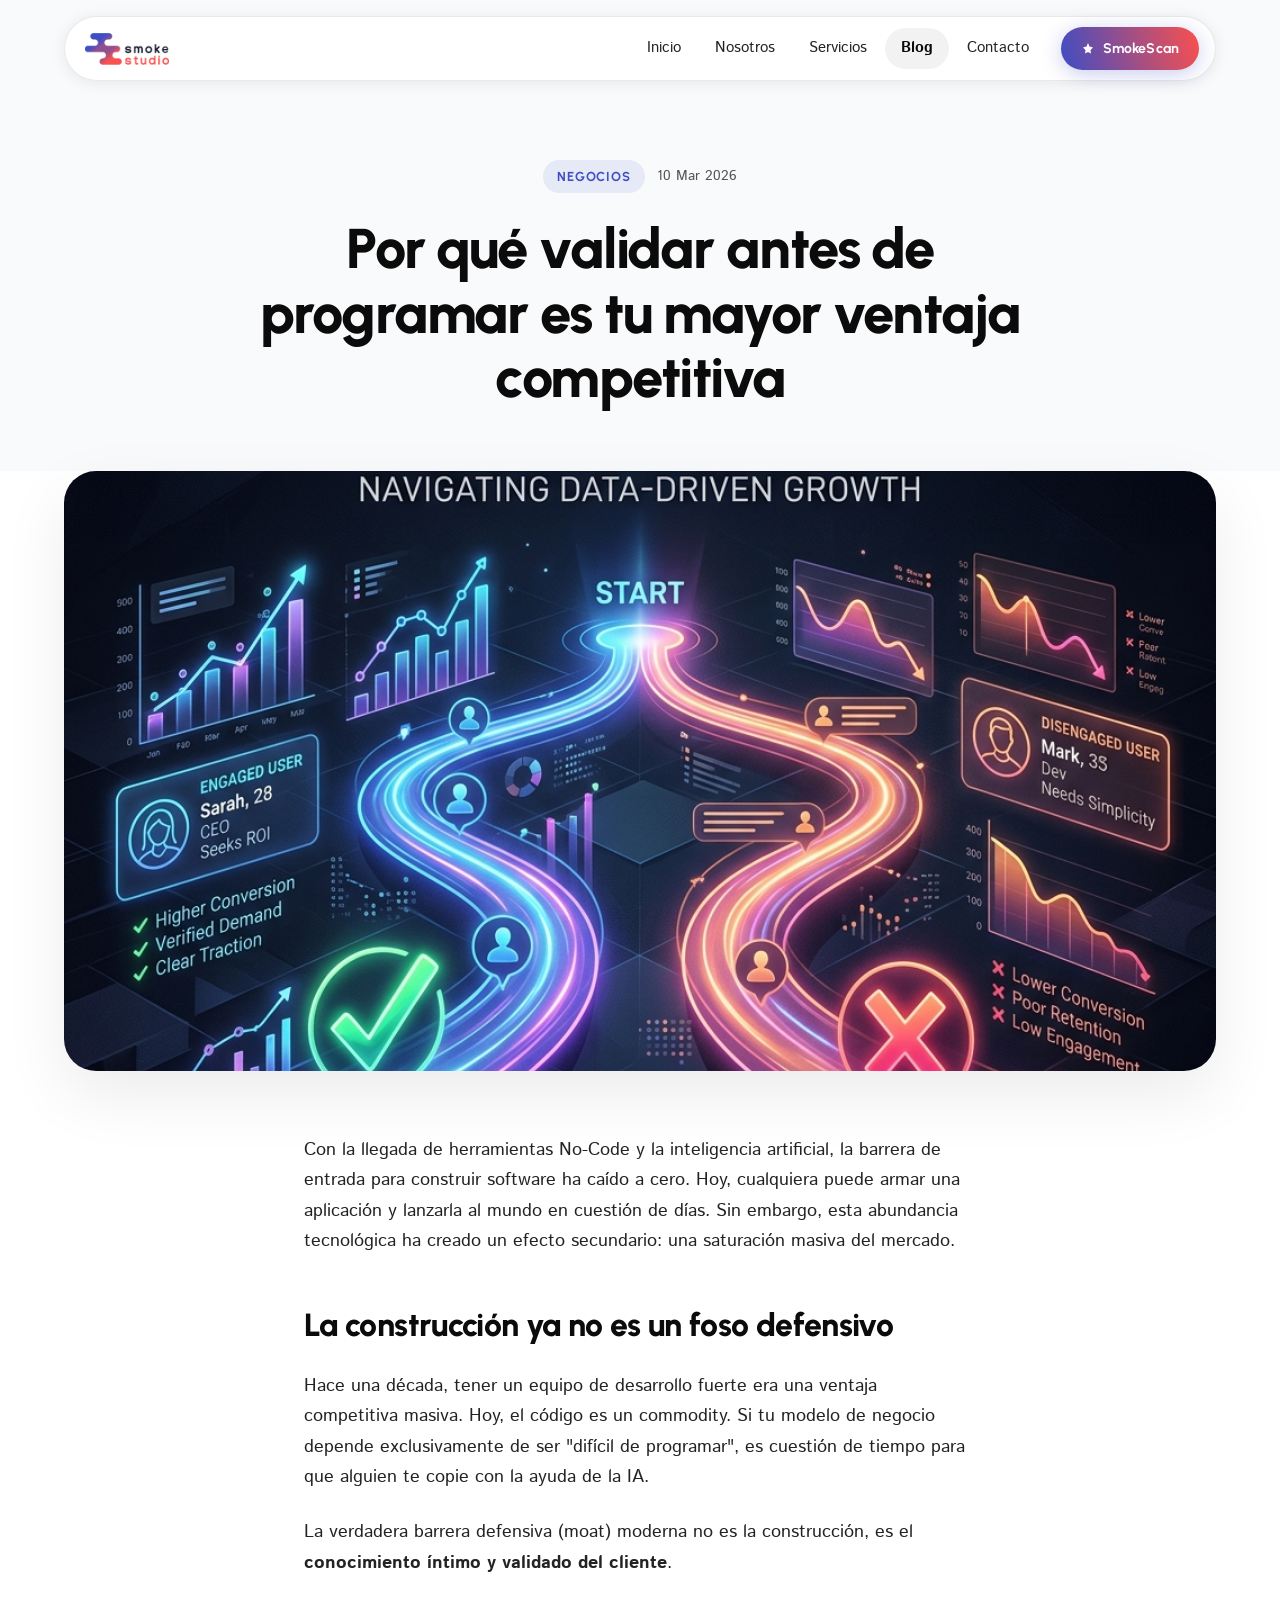
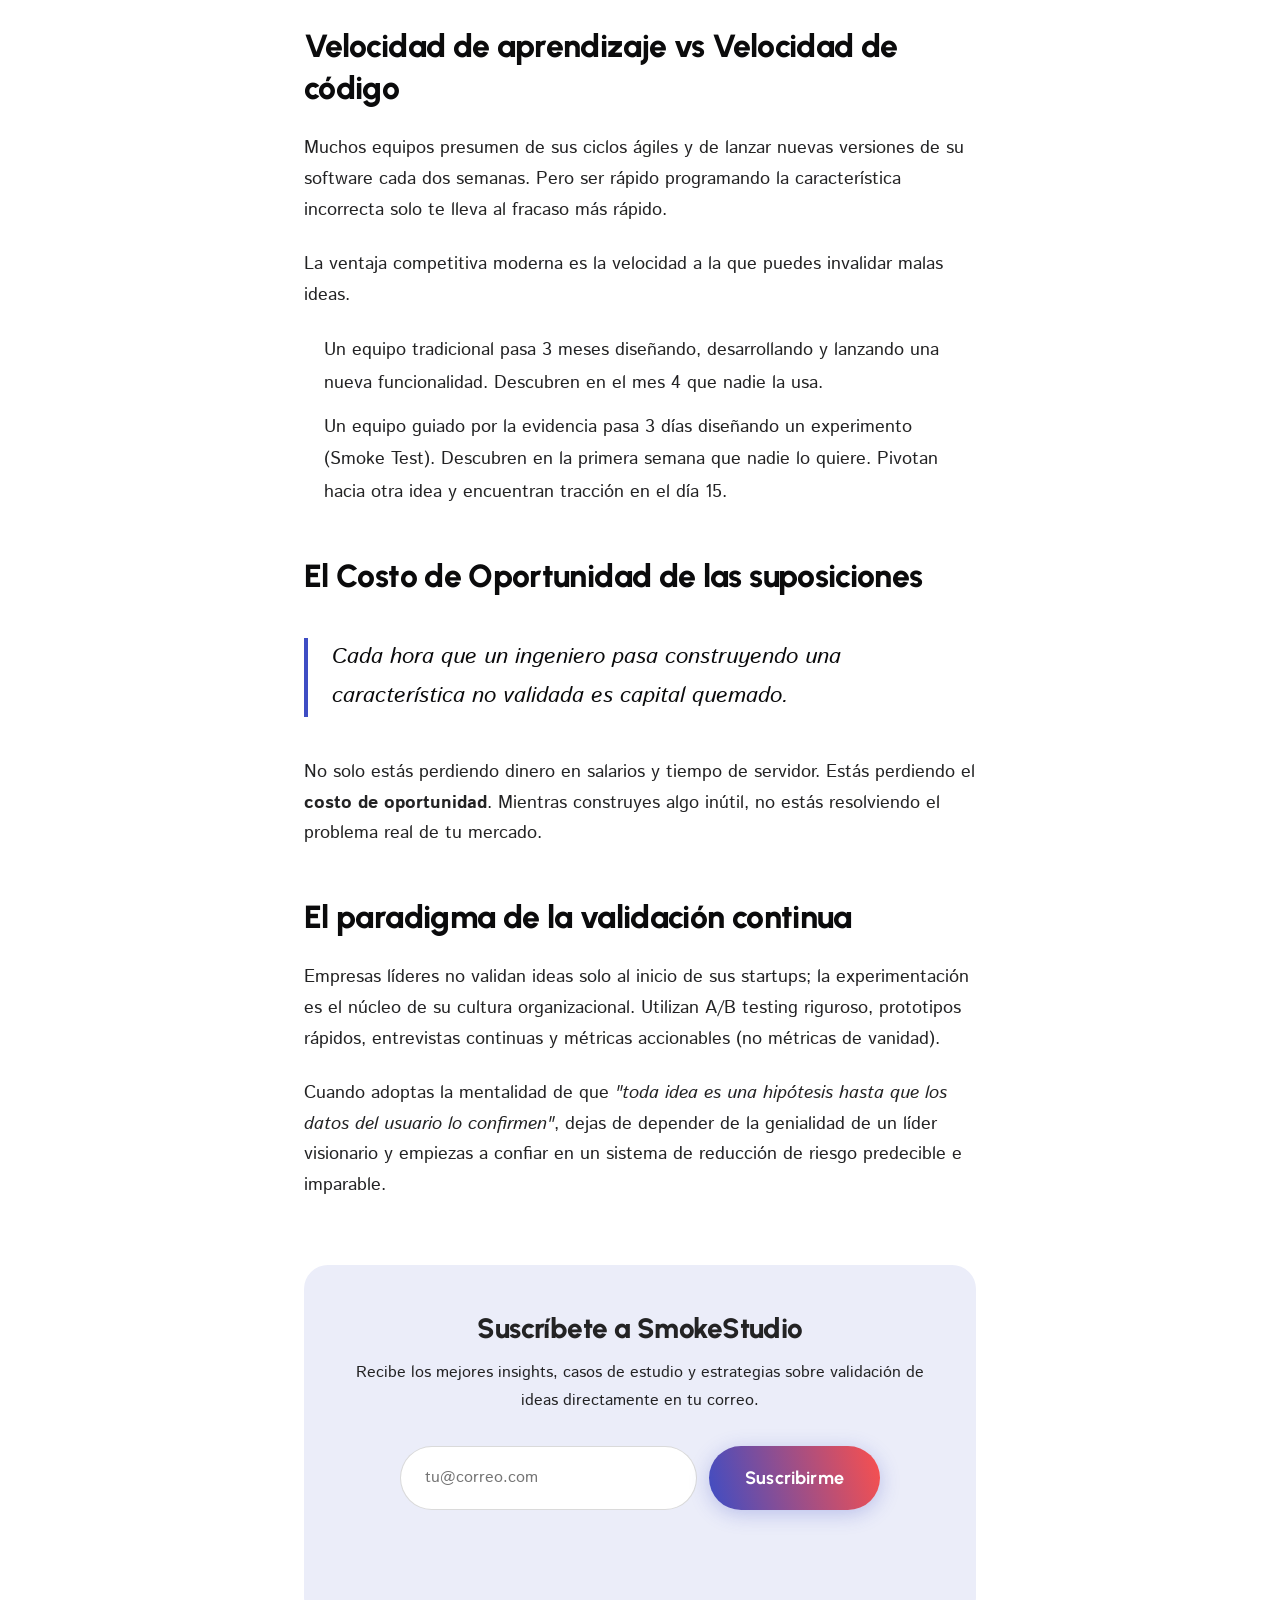
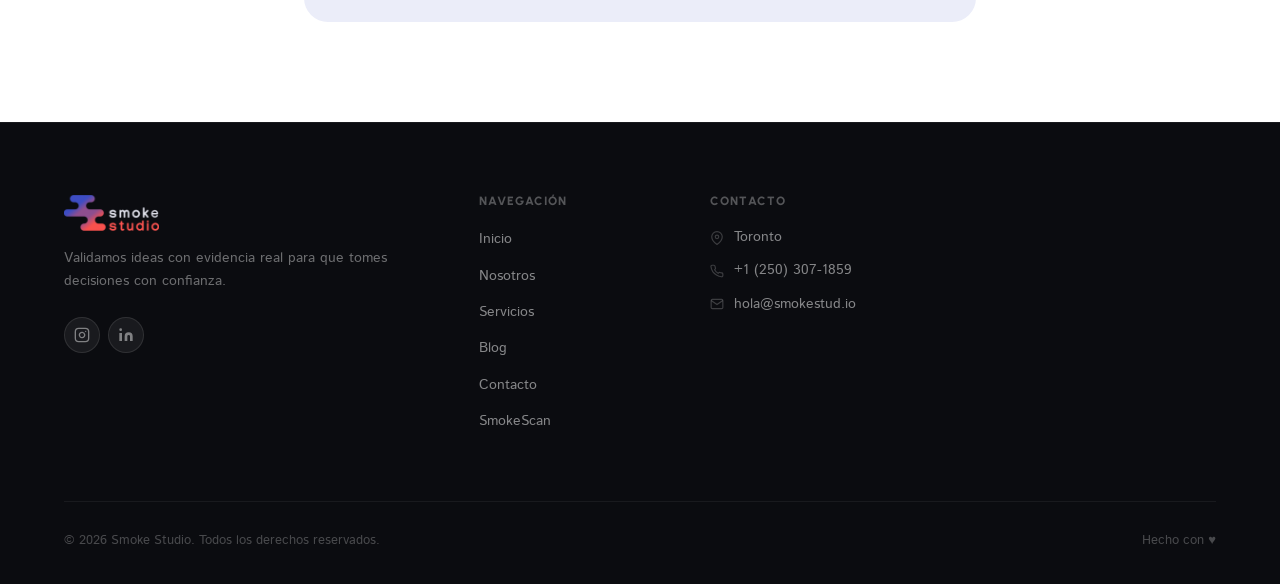
<file: post-validation-advantage.html>
<!DOCTYPE html>
<html lang="es">
<head>
  <meta charset="UTF-8" />
  <meta name="viewport" content="width=device-width, initial-scale=1.0" />
  <title>Por qué validar antes de programar es tu mayor ventaja competitiva — Blog Smoke Studio</title>
  <meta name="description" content="En un mercado saturado, descubrir qué quieren los clientes antes de construir es la mayor ventaja competitiva." />
  <link rel="preconnect" href="https://fonts.googleapis.com" />
  <link rel="preconnect" href="https://fonts.gstatic.com" crossorigin />
  <link href="https://fonts.googleapis.com/css2?family=Urbanist:wght@300;400;500;600;700;800;900&family=Istok+Web:wght@400;700&display=swap" rel="stylesheet" />
  <link rel="stylesheet" href="styles.css" />
  <style>
    :root {
      --bg-post-body: #FFFFFF;
      --bg-post-header: #F9FAFB;
    }
    body {
      background: var(--bg-post-body);
    }
    .post-header {
      padding: 160px 0 60px;
      background: var(--bg-post-header);
      text-align: center;
    }
    .post-header__meta {
      display: flex;
      align-items: center;
      justify-content: center;
      gap: 12px;
      margin-bottom: 24px;
    }
    .post-header__tag {
      font-family: 'Urbanist', sans-serif;
      font-size: 13px;
      font-weight: 700;
      letter-spacing: 0.06em;
      text-transform: uppercase;
      color: var(--c-indigo);
      background: rgba(62,77,196,0.1);
      padding: 6px 14px;
      border-radius: var(--radius-pill);
    }
    .post-header__date {
      font-family: 'Istok Web', sans-serif;
      font-size: var(--type-sm);
      color: var(--c-neutral-dark);
    }
    .post-header h1 {
      font-size: clamp(32px, 5vw, 56px);
      max-width: 800px;
      margin: 0 auto;
      color: var(--c-neutral-darkest);
      line-height: 1.15;
    }
    .post-hero-img {
      max-width: var(--container-lg);
      margin: 0 auto 64px;
      padding: 0 var(--padding-global);
    }
    .post-hero-img img {
      width: 100%;
      height: auto;
      max-height: 600px;
      object-fit: cover;
      border-radius: var(--radius-lg);
      box-shadow: 0 24px 64px rgba(0,0,0,0.08);
    }
    .post-content {
      max-width: 720px;
      margin: 0 auto 100px;
      padding: 0 24px;
      font-family: 'Istok Web', sans-serif;
      font-size: 18px;
      line-height: 1.8;
      color: var(--c-neutral-darker);
    }
    .post-content h2 {
      font-family: 'Urbanist', sans-serif;
      font-size: 32px;
      color: var(--c-neutral-darkest);
      margin: 48px 0 24px;
      line-height: 1.3;
    }
    .post-content p {
      margin-bottom: 24px;
    }
    .post-content ul {
      margin-bottom: 24px;
      padding-left: 20px;
    }
    .post-content li {
      margin-bottom: 12px;
      position: relative;
    }
    .post-content blockquote {
      border-left: 4px solid var(--c-indigo);
      padding-left: 24px;
      margin: 40px 0;
      font-size: 22px;
      font-style: italic;
      color: var(--c-neutral-darkest);
    }
    .post-cta {
      background: var(--c-indigo-lightest);
      border-radius: var(--radius-md);
      padding: 48px;
      text-align: center;
      margin-top: 64px;
    }
    .post-cta h3 {
      font-size: 28px;
      margin-bottom: 16px;
    }
    .post-cta p {
      margin-bottom: 32px;
      font-size: 16px;
    }
    @media (max-width: 768px) {
      .post-header { padding: 120px 24px 40px; }
      .post-hero-img { padding: 0 16px; margin-bottom: 40px; }
      .post-content { font-size: 16px; padding: 0 16px; }
      .post-content h2 { font-size: 26px; }
      .post-cta { padding: 32px 20px; }
    }
  </style>
</head>
<body>
  <a href="#main" class="sr-only">Saltar al contenido</a>
  <div class="site-wrapper">

  <!-- NAV -->
  <header class="nav-wrapper" id="nav-wrapper">
    <nav class="nav-container" id="navbar">
      <a href="index.html" class="nav-logo" id="nav-logo">
        <picture>
          <source media="(max-width: 768px)" srcset="assets/logo_mobile.png">
          <img src="assets/logo_dark.svg" alt="Smoke Studio" class="logo-img" id="nav-logo-img" />
        </picture>
      </a>
      <ul class="nav-links" id="nav-links">
        <li><a href="index.html#inicio" class="nav-link">Inicio</a></li>
        <li><a href="nosotros.html"       class="nav-link">Nosotros</a></li>
        <li><a href="servicios.html"      class="nav-link">Servicios</a></li>
        <li><a href="blog.html"           class="nav-link active">Blog</a></li>
        <li><a href="index.html#contacto" class="nav-link">Contacto</a></li>
      </ul>
      <a href="smokescan.html" class="btn btn--gradient nav-cta" id="nav-cta">
        <svg width="14" height="14" viewBox="0 0 14 14" fill="none"><path d="M7 1l1.5 3.5L12 5.5l-2.5 2.5.5 3.5L7 10l-3 1.5.5-3.5L2 5.5l3.5-1L7 1z" fill="currentColor"/></svg>
        SmokeScan
      </a>
      <button class="hamburger" id="hamburger" aria-label="Abrir menú" aria-expanded="false">
        <span></span><span></span><span></span>
      </button>
    </nav>
  </header>

  <!-- MOBILE MENU -->
  <div class="mobile-menu" id="mobile-menu" role="dialog" aria-modal="true" aria-label="Menú de navegación">
    <div class="mobile-menu__top">
      <a href="index.html" class="nav-logo" id="mobile-logo">
        <img src="assets/logo_dark.svg" alt="Smoke Studio" class="logo-img" />
      </a>
      <button class="mobile-menu__close" id="mobile-close" aria-label="Cerrar menú">
        <svg width="18" height="18" viewBox="0 0 18 18" fill="none"><path d="M14 4L4 14M4 4l10 10" stroke="currentColor" stroke-width="2" stroke-linecap="round"/></svg>
      </button>
    </div>
    <ul class="mobile-menu__links">
      <li><a href="index.html#inicio"   class="mobile-link">Inicio</a></li>
      <li><a href="nosotros.html"       class="mobile-link">Nosotros</a></li>
      <li><a href="servicios.html"      class="mobile-link">Servicios</a></li>
      <li><a href="blog.html"           class="mobile-link active">Blog</a></li>
      <li><a href="index.html#contacto" class="mobile-link">Contacto</a></li>
    </ul>
    <div class="mobile-menu__cta">
      <a href="smokescan.html" class="btn btn--gradient">
        <svg width="15" height="15" viewBox="0 0 14 14" fill="none"><path d="M7 1l1.5 3.5L12 5.5l-2.5 2.5.5 3.5L7 10l-3 1.5.5-3.5L2 5.5l3.5-1L7 1z" fill="currentColor"/></svg>
        SmokeScan
      </a>
    </div>
  </div>

  <main id="main">
    <article>
      <header class="post-header">
        <div class="post-header__meta">
          <span class="post-header__tag">Negocios</span>
          <span class="post-header__date">10 Mar 2026</span>
        </div>
        <h1>Por qué validar antes de programar es tu mayor ventaja competitiva</h1>
      </header>
      
      <div class="post-hero-img">
        <img src="assets/blog-validation.jpg" alt="Por qué validar antes de programar es tu mayor ventaja competitiva" />
      </div>

      <div class="post-content">
        
        <p>Con la llegada de herramientas No-Code y la inteligencia artificial, la barrera de entrada para construir software ha caído a cero. Hoy, cualquiera puede armar una aplicación y lanzarla al mundo en cuestión de días. Sin embargo, esta abundancia tecnológica ha creado un efecto secundario: una saturación masiva del mercado.</p>
        
        <h2>La construcción ya no es un foso defensivo</h2>
        <p>Hace una década, tener un equipo de desarrollo fuerte era una ventaja competitiva masiva. Hoy, el código es un commodity. Si tu modelo de negocio depende exclusivamente de ser "difícil de programar", es cuestión de tiempo para que alguien te copie con la ayuda de la IA.</p>
        <p>La verdadera barrera defensiva (moat) moderna no es la construcción, es el <strong>conocimiento íntimo y validado del cliente</strong>.</p>
        
        <h2>Velocidad de aprendizaje vs Velocidad de código</h2>
        <p>Muchos equipos presumen de sus ciclos ágiles y de lanzar nuevas versiones de su software cada dos semanas. Pero ser rápido programando la característica incorrecta solo te lleva al fracaso más rápido.</p>
        <p>La ventaja competitiva moderna es la velocidad a la que puedes invalidar malas ideas.</p>
        <ul>
          <li>Un equipo tradicional pasa 3 meses diseñando, desarrollando y lanzando una nueva funcionalidad. Descubren en el mes 4 que nadie la usa.</li>
          <li>Un equipo guiado por la evidencia pasa 3 días diseñando un experimento (Smoke Test). Descubren en la primera semana que nadie lo quiere. Pivotan hacia otra idea y encuentran tracción en el día 15.</li>
        </ul>
        
        <h2>El Costo de Oportunidad de las suposiciones</h2>
        <blockquote>Cada hora que un ingeniero pasa construyendo una característica no validada es capital quemado.</blockquote>
        <p>No solo estás perdiendo dinero en salarios y tiempo de servidor. Estás perdiendo el <strong>costo de oportunidad</strong>. Mientras construyes algo inútil, no estás resolviendo el problema real de tu mercado.</p>
        
        <h2>El paradigma de la validación continua</h2>
        <p>Empresas líderes no validan ideas solo al inicio de sus startups; la experimentación es el núcleo de su cultura organizacional. Utilizan A/B testing riguroso, prototipos rápidos, entrevistas continuas y métricas accionables (no métricas de vanidad).</p>
        <p>Cuando adoptas la mentalidad de que <em>"toda idea es una hipótesis hasta que los datos del usuario lo confirmen"</em>, dejas de depender de la genialidad de un líder visionario y empiezas a confiar en un sistema de reducción de riesgo predecible e imparable.</p>
        
        
        <style>
          .newsletter-form {
            max-width: 480px;
            margin: 0 auto;
            position: relative;
          }
          .newsletter-form__group {
            display: flex;
            gap: 12px;
            margin-bottom: 12px;
          }
          .newsletter-form__input {
            flex: 1;
            padding: 16px 24px;
            font-family: 'Istok Web', sans-serif;
            font-size: 16px;
            color: var(--c-neutral-darkest);
            background: #fff;
            border: 1px solid rgba(11, 11, 12, 0.15);
            border-radius: var(--radius-pill, 100px);
            outline: none;
            transition: all 0.3s;
          }
          .newsletter-form__input:focus {
            border-color: var(--c-indigo);
            box-shadow: 0 0 0 4px rgba(62,77,196,0.1);
          }
          .newsletter-form__submit {
            border-radius: var(--radius-pill, 100px);
            display: flex;
            align-items: center;
            justify-content: center;
            gap: 8px;
            min-width: 140px;
            transition: all 0.3s;
            cursor: pointer;
            border: none;
          }
          .newsletter-form__submit.success {
            background: #10B981 !important;
            color: #fff !important;
            pointer-events: none;
          }
          .newsletter-form__msg {
            font-size: 14px;
            color: var(--c-neutral-dark);
            min-height: 20px;
            margin: 0;
          }
          .newsletter-form__msg.error {
            color: #E11D48;
          }
          .newsletter-form__msg.success {
            color: #10B981;
          }
          @media (max-width: 480px) {
            .newsletter-form__group {
              flex-direction: column;
            }
            .newsletter-form__submit {
              width: 100%;
              padding: 16px;
            }
          }
        </style>
        <div class="post-cta">
          <h3>Suscríbete a SmokeStudio</h3>
          <p>Recibe los mejores insights, casos de estudio y estrategias sobre validación de ideas directamente en tu correo.</p>
          <form class="newsletter-form" id="newsletter-form" novalidate>
            <div class="newsletter-form__group">
              <input type="email" id="newsletter-email" class="newsletter-form__input" placeholder="tu@correo.com" required aria-label="Correo electrónico" autocomplete="email" />
              <button type="submit" class="btn btn--gradient btn--lg newsletter-form__submit" id="newsletter-submit">
                <span class="submit-text">Suscribirme</span>
                <svg class="submit-icon" style="display:none;" width="20" height="20" viewBox="0 0 24 24" fill="none" stroke="currentColor" stroke-width="2" stroke-linecap="round" stroke-linejoin="round"><polyline points="20 6 9 17 4 12"></polyline></svg>
              </button>
            </div>
            <p class="newsletter-form__msg" id="newsletter-msg" aria-live="polite"></p>
          </form>
        </div>
        <script>
          document.getElementById('newsletter-form').addEventListener('submit', function(e) {
            e.preventDefault();
            const emailInput = document.getElementById('newsletter-email');
            const msg = document.getElementById('newsletter-msg');
            const submitBtn = document.getElementById('newsletter-submit');
            const submitText = submitBtn.querySelector('.submit-text');
            const submitIcon = submitBtn.querySelector('.submit-icon');
            
            const emailRegex = /^[^\s@]+@[^\s@]+\.[^\s@]+$/;
            
            if (!emailInput.value) {
              msg.textContent = 'Por favor, ingresa tu correo electrónico.';
              msg.className = 'newsletter-form__msg error';
              emailInput.focus();
              return;
            }
            
            if (!emailRegex.test(emailInput.value)) {
              msg.textContent = 'Por favor, ingresa un correo válido.';
              msg.className = 'newsletter-form__msg error';
              emailInput.focus();
              return;
            }
            
            submitBtn.disabled = true;
            submitText.textContent = 'Procesando...';
            msg.textContent = '';
            
            setTimeout(() => {
              submitBtn.classList.add('success');
              submitText.textContent = '¡Suscrito!';
              submitIcon.style.display = 'block';
              msg.textContent = '¡Gracias por suscribirte! Revisa tu bandeja de entrada.';
              msg.className = 'newsletter-form__msg success';
              emailInput.value = '';
              emailInput.disabled = true;
            }, 800);
          });
        </script>
      </div>
    </article>
  </main>

  <!-- FOOTER -->
  <footer class="footer">
    <div class="container">
      <div class="footer__grid">
        <div class="footer__brand">
          <a href="index.html" class="nav-logo footer__logo">
            <img src="assets/logo_light.svg" alt="Smoke Studio" class="logo-img logo-img--lg" />
          </a>
          <p class="footer__desc">Validamos ideas con evidencia real para que tomes decisiones con confianza.</p>
          <div class="footer__socials">
            <a href="https://www.instagram.com/smoke.studio.america?igsh=MTlzMjBxbGl6djkyOA%3D%3D" target="_blank" rel="noopener noreferrer" class="social-link" aria-label="Instagram">
              <svg width="16" height="16" viewBox="0 0 24 24" fill="none" stroke="currentColor" stroke-width="2" stroke-linecap="round" stroke-linejoin="round"><rect x="2" y="2" width="20" height="20" rx="5"/><path d="M16 11.37A4 4 0 1 1 12.63 8 4 4 0 0 1 16 11.37z"/><line x1="17.5" y1="6.5" x2="17.51" y2="6.5"/></svg>
            </a>
            <a href="https://www.linkedin.com/company/smokestudios" target="_blank" rel="noopener noreferrer" class="social-link" aria-label="LinkedIn">
              <svg width="16" height="16" viewBox="0 0 24 24" fill="currentColor"><path d="M16 8a6 6 0 0 1 6 6v7h-4v-7a2 2 0 0 0-2-2 2 2 0 0 0-2 2v7h-4v-7a6 6 0 0 1 6-6zM2 9h4v12H2z"/><circle cx="4" cy="4" r="2"/></svg>
            </a>
          </div>
        </div>
        <div class="footer__col">
          <h4>Navegación</h4>
          <ul>
            <li><a href="index.html#inicio">Inicio</a></li>
            <li><a href="nosotros.html">Nosotros</a></li>
            <li><a href="servicios.html">Servicios</a></li>
            <li><a href="blog.html">Blog</a></li>
            <li><a href="index.html#contacto">Contacto</a></li>
            <li><a href="smokescan.html">SmokeScan</a></li>
          </ul>
        </div>
        <div class="footer__col">
          <h4>Contacto</h4>
          <ul class="footer__contact">
            <li>
              <svg width="14" height="14" viewBox="0 0 24 24" fill="none" stroke="currentColor" stroke-width="2"><path d="M21 10c0 7-9 13-9 13s-9-6-9-13a9 9 0 0 1 18 0z"/><circle cx="12" cy="10" r="3"/></svg>
              Toronto
            </li>
            <li>
              <svg width="14" height="14" viewBox="0 0 24 24" fill="none" stroke="currentColor" stroke-width="2"><path d="M22 16.92v3a2 2 0 0 1-2.18 2 19.79 19.79 0 0 1-8.63-3.07A19.5 19.5 0 0 1 4.69 13a19.79 19.79 0 0 1-3.07-8.67A2 2 0 0 1 3.6 2.18h3a2 2 0 0 1 2 1.72c.127.96.361 1.903.7 2.81a2 2 0 0 1-.45 2.11L7.91 9.91a16 16 0 0 0 6.08 6.08l.9-.9a2 2 0 0 1 2.11-.45c.907.339 1.85.573 2.81.7A2 2 0 0 1 22 16.92z"/></svg>
              <a href="https://wa.me/12503071859" class="footer__link">+1 (250) 307-1859</a>
            </li>
            <li>
              <svg width="14" height="14" viewBox="0 0 24 24" fill="none" stroke="currentColor" stroke-width="2"><path d="M4 4h16c1.1 0 2 .9 2 2v12c0 1.1-.9 2-2 2H4c-1.1 0-2-.9-2-2V6c0-1.1.9-2 2-2z"/><polyline points="22,6 12,13 2,6"/></svg>
              <a href="mailto:hola@smokestud.io" class="footer__link">hola@smokestud.io</a>
            </li>
          </ul>
        </div>
      </div>
      <div class="footer__bottom">
        <p>© 2026 Smoke Studio. Todos los derechos reservados.</p>
        <div class="footer__legal">
          <span>Hecho con ♥</span>
        </div>
      </div>
    </div>
  </footer>

  </div>
  <script src="main.js"></script>
</body>
</html>
</file>
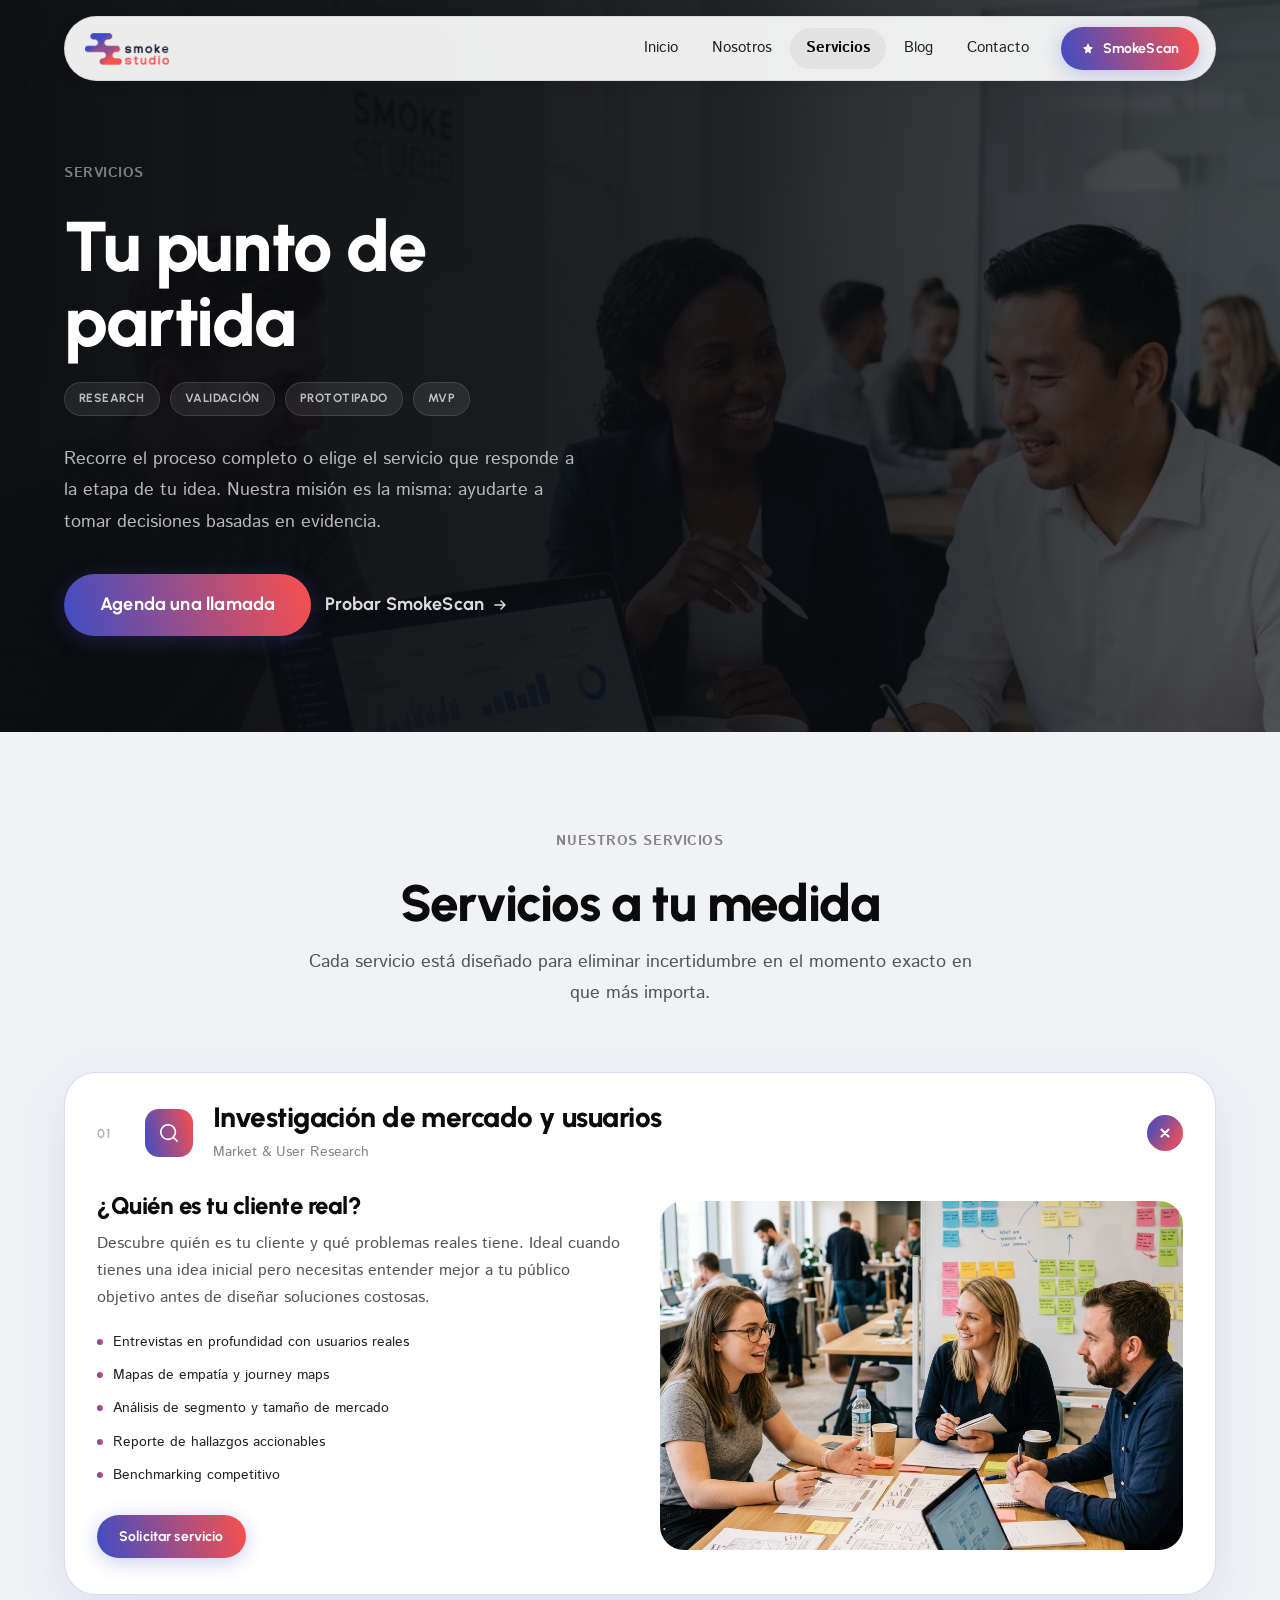
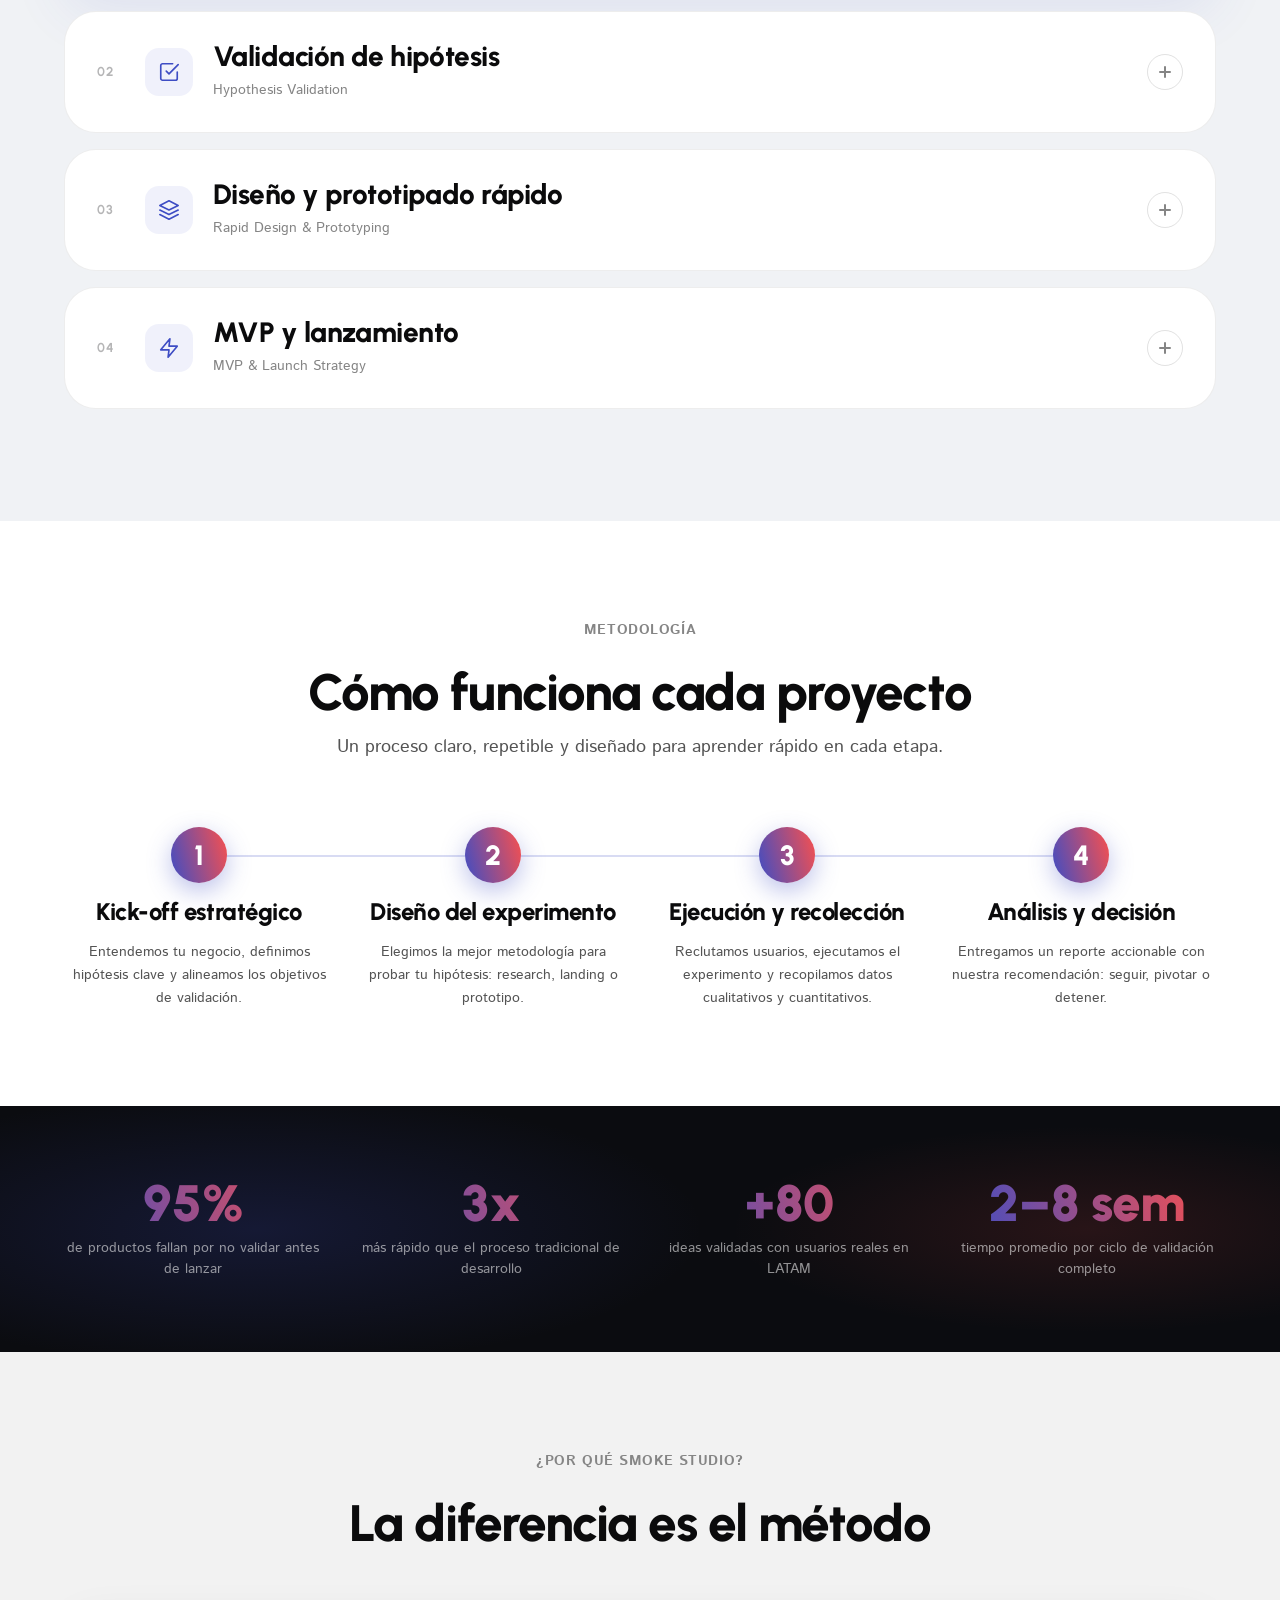
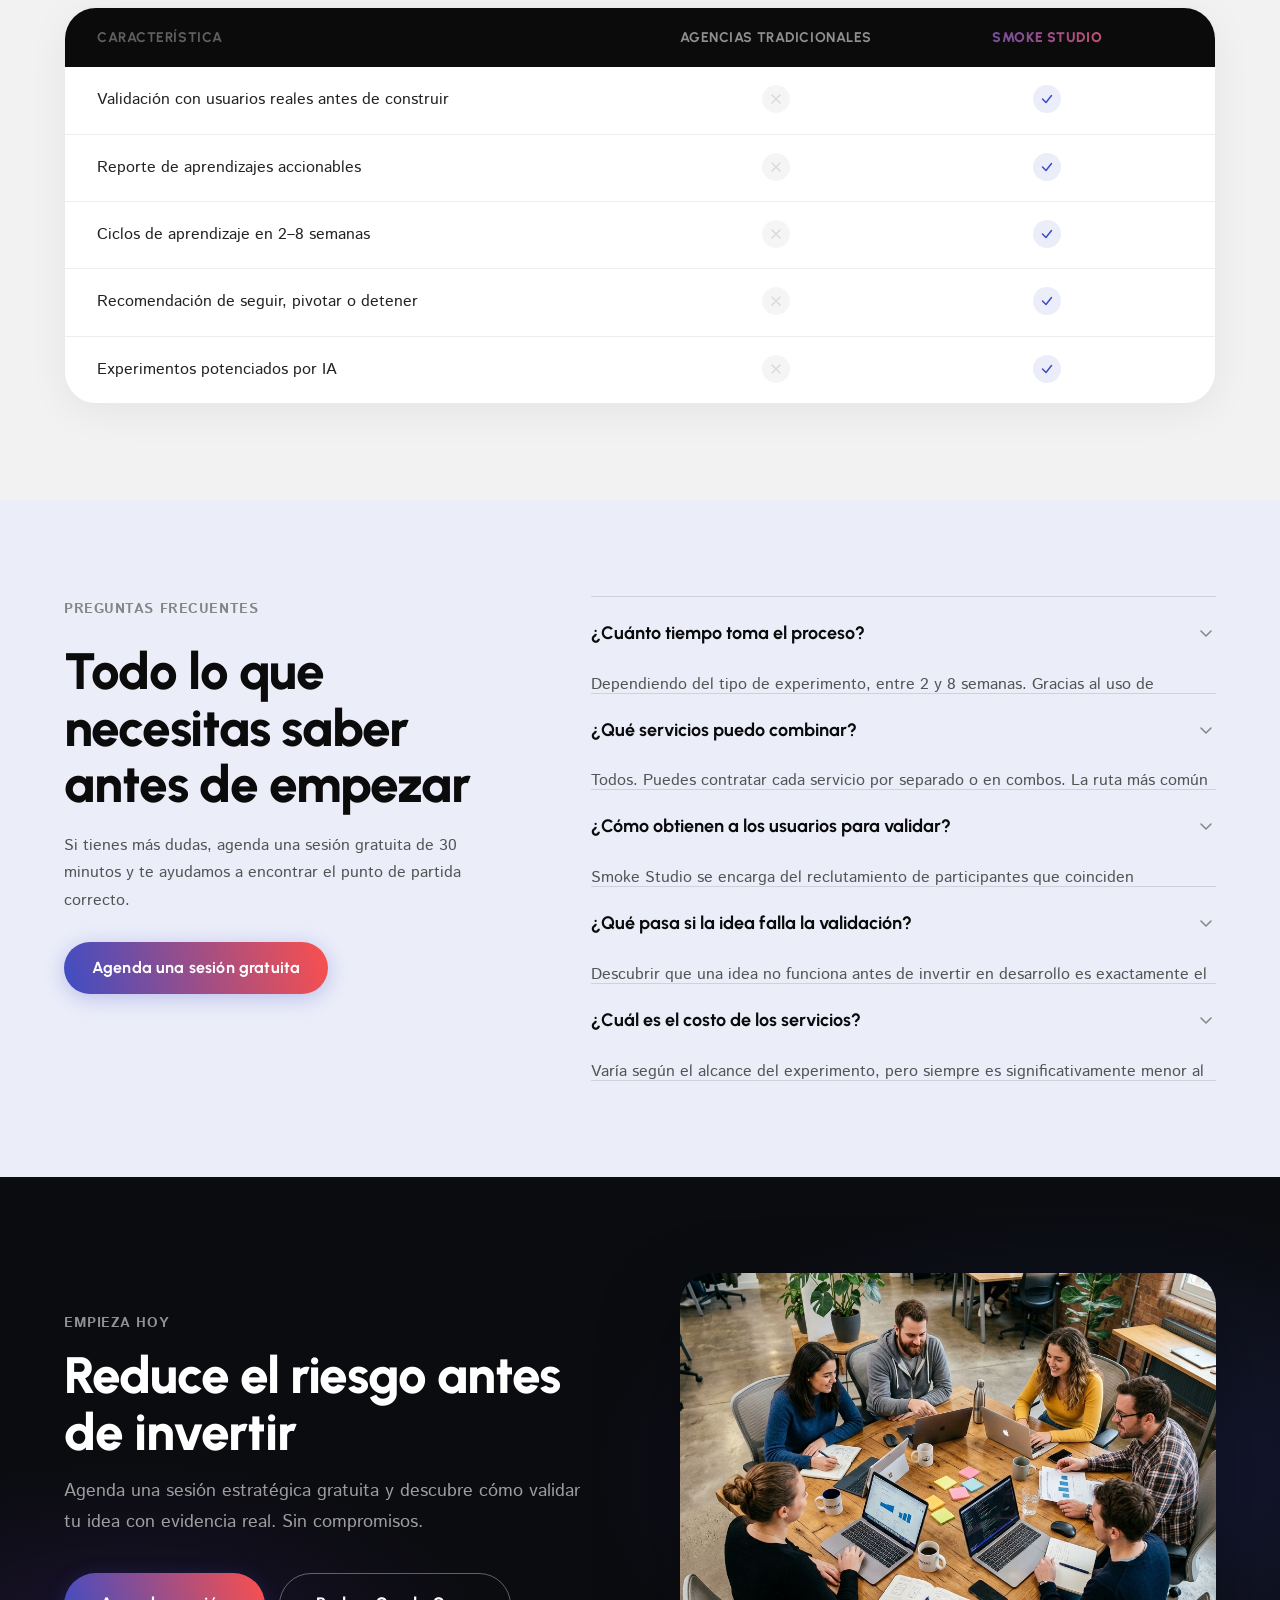
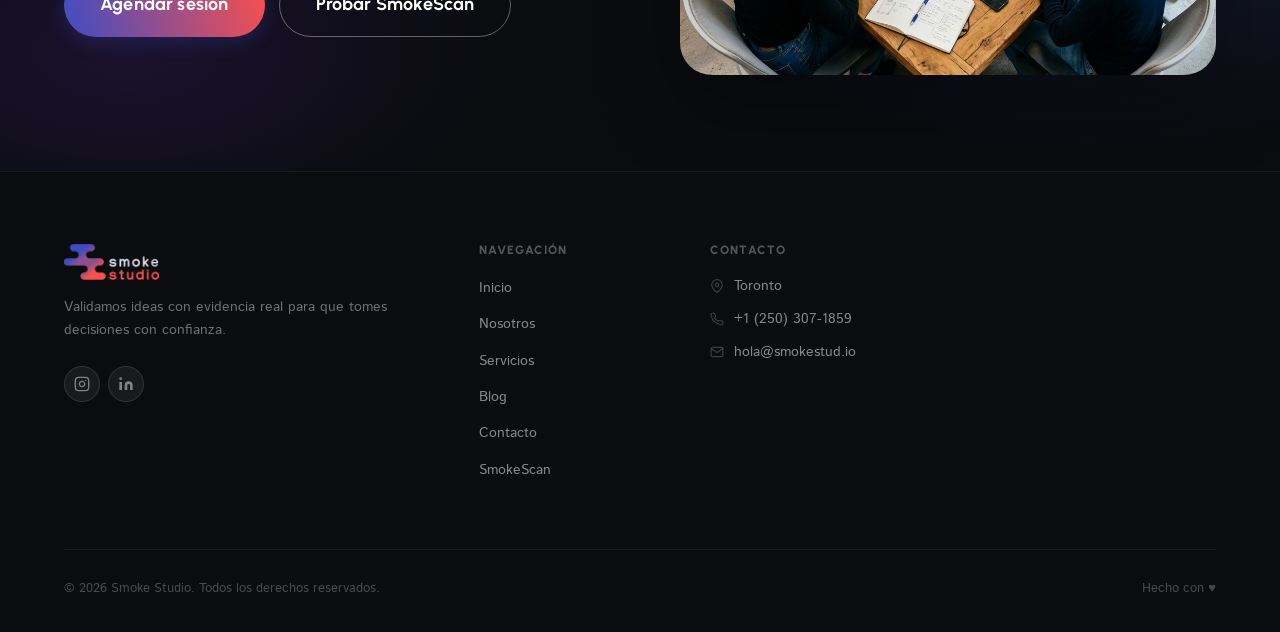
<file: servicios.html>
<!DOCTYPE html>
<html lang="es">
<head>
  <meta charset="UTF-8" />
  <meta name="viewport" content="width=device-width, initial-scale=1.0" />
  <title>Servicios — Smoke Studio</title>
  <meta name="description" content="Explora los servicios de Smoke Studio: investigación de mercado, validación de hipótesis, diseño y prototipado rápido, y MVP. Reduce riesgo antes de invertir." />
  <link rel="preconnect" href="https://fonts.googleapis.com" />
  <link rel="preconnect" href="https://fonts.gstatic.com" crossorigin />
  <link href="https://fonts.googleapis.com/css2?family=Urbanist:wght@300;400;500;600;700;800;900&family=Istok+Web:wght@400;700&display=swap" rel="stylesheet" />
  <link rel="stylesheet" href="styles.css" />
  <style>
    /* ── PAGE TOKENS ── */
    :root {
      --bg-srv-hero: #0B0C10;
      --bg-srv-servicios: #F0F2F5;
      --bg-srv-proceso: #FFFFFF;
      --bg-srv-stats: #0B0C10;
      --bg-srv-faq: #EBEDF9;
      --bg-srv-cta: #0B0C10;
    }

    /* ─── HERO ─── */
    .hero-servicios {
      position: relative;
      min-height: 72vh;
      background: var(--bg-srv-hero);
      display: flex;
      align-items: flex-end;
      overflow: hidden;
    }

    .hero-servicios__bg {
      position: absolute;
      inset: 0;
      z-index: 0;
    }

    .hero-servicios__bg img {
      width: 100%;
      height: 100%;
      object-fit: cover;
      object-position: center 35%;
      opacity: 0.38;
    }

    .hero-servicios__bg::after {
      content: '';
      position: absolute;
      inset: 0;
      background: linear-gradient(
        to right,
        rgba(11,12,16,0.96) 0%,
        rgba(11,12,16,0.74) 55%,
        rgba(11,12,16,0.20) 100%
      );
    }

    .hero-servicios__content {
      position: relative;
      z-index: 1;
      width: 100%;
      max-width: var(--container-lg);
      margin: 0 auto;
      padding: 160px var(--padding-global) 96px;
    }

    .hero-servicios__text {
      max-width: 600px;
    }

    .hero-servicios__text .section-tag {
      color: rgba(255,255,255,0.45);
    }

    .hero-servicios__text h1 {
      font-family: 'Urbanist', sans-serif;
      color: #fff;
      margin: 12px 0 22px;
      font-size: clamp(36px, 5.5vw, var(--type-h1));
      line-height: 1.07;
    }

    .hero-servicios__text p {
      color: rgba(255,255,255,0.70);
      font-size: var(--type-md);
      line-height: 1.75;
      margin-bottom: 36px;
      max-width: 520px;
    }

    .hero-servicios__ctas {
      display: flex;
      flex-wrap: wrap;
      gap: 14px;
      align-items: center;
    }

    /* Service chips for hero */
    .hero-chips {
      display: flex;
      flex-wrap: wrap;
      gap: 10px;
      margin-bottom: 28px;
    }

    .hero-chip {
      display: inline-flex;
      align-items: center;
      gap: 6px;
      font-family: 'Urbanist', sans-serif;
      font-size: var(--type-xs);
      font-weight: 700;
      color: rgba(255,255,255,0.7);
      background: rgba(255,255,255,0.08);
      border: 1px solid rgba(255,255,255,0.12);
      border-radius: var(--radius-pill);
      padding: 6px 14px;
      letter-spacing: 0.04em;
      text-transform: uppercase;
      transition: background 0.2s, border-color 0.2s;
    }

    .hero-chip:hover {
      background: rgba(255,255,255,0.13);
      border-color: rgba(255,255,255,0.22);
      color: #fff;
    }

    /* ─── SERVICIOS GRID SECTION ─── */
    .srv-lista {
      padding: var(--padding-section-lg) 0;
      background: var(--bg-srv-servicios);
    }

    .srv-lista__intro {
      text-align: center;
      max-width: 680px;
      margin: 0 auto 64px;
    }

    .srv-lista__intro .section-tag {
      color: var(--c-neutral);
    }

    .srv-lista__intro h2 {
      font-family: 'Urbanist', sans-serif;
      color: var(--c-neutral-darkest);
      margin: 10px 0 16px;
    }

    .srv-lista__intro p {
      color: var(--c-neutral-dark);
      font-size: var(--type-md);
    }

    /* Service detail cards */
    .srv-detail {
      border-radius: var(--radius-lg);
      background: #fff;
      overflow: hidden;
      border: 1px solid rgba(11,11,12,0.07);
      margin-bottom: 16px;
      transition: box-shadow var(--transition), border-color var(--transition);
    }

    .srv-detail:hover {
      box-shadow: 0 12px 40px rgba(0,0,0,0.08);
      border-color: rgba(62,77,196,0.15);
    }

    /* First service open by default */
    .srv-detail.active {
      border-color: rgba(62,77,196,0.20);
      box-shadow: 0 16px 56px rgba(62,77,196,0.10);
    }

    .srv-detail__header {
      display: flex;
      align-items: center;
      gap: 20px;
      padding: 28px 32px;
      cursor: pointer;
      user-select: none;
    }

    .srv-detail__num {
      font-family: 'Urbanist', sans-serif;
      font-size: 13px;
      font-weight: 700;
      color: var(--c-neutral-light);
      letter-spacing: 0.08em;
      min-width: 28px;
    }

    .srv-detail__icon-wrap {
      width: 48px;
      height: 48px;
      border-radius: 14px;
      background: rgba(62,77,196,0.08);
      display: flex;
      align-items: center;
      justify-content: center;
      flex-shrink: 0;
      transition: background 0.2s;
    }

    .srv-detail:hover .srv-detail__icon-wrap,
    .srv-detail.active .srv-detail__icon-wrap {
      background: var(--gradient);
    }

    .srv-detail__icon-wrap svg {
      transition: stroke 0.2s;
    }

    .srv-detail:hover .srv-detail__icon-wrap svg path,
    .srv-detail:hover .srv-detail__icon-wrap svg circle,
    .srv-detail.active .srv-detail__icon-wrap svg path,
    .srv-detail.active .srv-detail__icon-wrap svg circle {
      stroke: #fff;
    }

    .srv-detail__title-wrap {
      flex: 1;
    }

    .srv-detail__title-wrap h3 {
      font-family: 'Urbanist', sans-serif;
      font-size: var(--type-h5);
      color: var(--c-neutral-darkest);
      margin-bottom: 4px;
      line-height: 1.2;
    }

    .srv-detail__subtitle {
      font-family: 'Istok Web', sans-serif;
      font-size: var(--type-sm);
      color: var(--c-neutral);
    }

    .srv-detail__toggle {
      width: 36px;
      height: 36px;
      border-radius: 50%;
      border: 1px solid rgba(11,11,12,0.12);
      display: flex;
      align-items: center;
      justify-content: center;
      color: var(--c-neutral);
      flex-shrink: 0;
      transition: all 0.35s var(--ease-out);
    }

    .srv-detail.active .srv-detail__toggle {
      background: var(--gradient);
      color: #fff;
      border-color: transparent;
      transform: rotate(45deg);
    }

    .srv-detail__body {
      max-height: 0;
      overflow: hidden;
      transition: max-height 0.55s var(--ease-in-out);
    }

    .srv-detail.active .srv-detail__body {
      max-height: 700px;
    }

    .srv-detail__inner {
      display: grid;
      grid-template-columns: 1fr 1fr;
      gap: 40px;
      padding: 0 32px 36px;
      align-items: center;
    }

    .srv-detail__content h4 {
      font-family: 'Urbanist', sans-serif;
      font-size: var(--type-h6);
      color: var(--c-neutral-darkest);
      margin-bottom: 10px;
    }

    .srv-detail__content p {
      color: var(--c-neutral-dark);
      font-size: var(--type-reg);
      margin-bottom: 20px;
      line-height: 1.7;
    }

    .srv-features {
      list-style: none;
      margin: 0 0 28px;
      display: flex;
      flex-direction: column;
      gap: 10px;
    }

    .srv-features li {
      display: flex;
      align-items: flex-start;
      gap: 10px;
      font-family: 'Istok Web', sans-serif;
      font-size: var(--type-sm);
      color: var(--c-neutral-darker);
    }

    .srv-features li::before {
      content: '';
      width: 6px;
      height: 6px;
      min-width: 6px;
      border-radius: 50%;
      background: var(--gradient);
      margin-top: 8px;
    }

    .srv-detail__image {
      border-radius: var(--radius-md);
      overflow: hidden;
      aspect-ratio: 3/2;
      background: var(--c-neutral-lightest);
    }

    /* ─── PROCESO ─── */
    .srv-proceso {
      padding: var(--padding-section-lg) 0;
      background: var(--bg-srv-proceso);
    }

    .srv-proceso__intro {
      text-align: center;
      max-width: 680px;
      margin: 0 auto 64px;
    }

    .srv-proceso__intro .section-tag {
      color: var(--c-neutral);
    }

    .srv-proceso__intro h2 {
      font-family: 'Urbanist', sans-serif;
      color: var(--c-neutral-darkest);
      margin: 10px 0 12px;
    }

    .srv-proceso__intro p {
      color: var(--c-neutral-dark);
      font-size: var(--type-md);
    }

    .srv-proceso__grid {
      display: grid;
      grid-template-columns: repeat(4, 1fr);
      gap: 24px;
      position: relative;
    }

    .srv-proceso__grid::before {
      content: '';
      position: absolute;
      top: 28px;
      left: calc(12.5% + 16px);
      right: calc(12.5% + 16px);
      height: 2px;
      background: linear-gradient(to right, var(--c-indigo-lighter), var(--c-indigo-lighter));
      z-index: 0;
    }

    .srv-paso {
      display: flex;
      flex-direction: column;
      align-items: center;
      text-align: center;
      gap: 16px;
      position: relative;
      z-index: 1;
    }

    .srv-paso__bubble {
      width: 56px;
      height: 56px;
      border-radius: 50%;
      background: var(--gradient);
      display: flex;
      align-items: center;
      justify-content: center;
      font-family: 'Urbanist', sans-serif;
      font-size: var(--type-h5);
      font-weight: 800;
      color: #fff;
      box-shadow: 0 8px 24px rgba(62,77,196,0.35);
      flex-shrink: 0;
      transition: transform 0.3s var(--ease-out);
    }

    .srv-paso:hover .srv-paso__bubble {
      transform: scale(1.1);
    }

    .srv-paso h4 {
      font-family: 'Urbanist', sans-serif;
      font-size: var(--type-h6);
      color: var(--c-neutral-darkest);
    }

    .srv-paso p {
      font-family: 'Istok Web', sans-serif;
      font-size: var(--type-sm);
      color: var(--c-neutral-dark);
      line-height: 1.65;
    }

    /* ─── STATS ─── */
    .srv-stats {
      padding: var(--padding-section-md) 0;
      background: var(--bg-srv-stats);
      position: relative;
      overflow: hidden;
    }

    .srv-stats::before {
      content: '';
      position: absolute;
      inset: 0;
      background:
        radial-gradient(ellipse 50% 80% at 20% 50%, rgba(62,77,196,0.20) 0%, transparent 70%),
        radial-gradient(ellipse 40% 60% at 85% 50%, rgba(250,80,77,0.12) 0%, transparent 70%);
      pointer-events: none;
    }

    .srv-stats__grid {
      display: grid;
      grid-template-columns: repeat(4, 1fr);
      gap: 40px;
      position: relative;
    }

    .stat-item {
      text-align: center;
    }

    .stat-item__num {
      font-family: 'Urbanist', sans-serif;
      font-size: clamp(40px, 4vw, 64px);
      font-weight: 900;
      line-height: 1;
      background: var(--gradient);
      -webkit-background-clip: text;
      -webkit-text-fill-color: transparent;
      background-clip: text;
      margin-bottom: 8px;
    }

    .stat-item__label {
      font-family: 'Istok Web', sans-serif;
      font-size: var(--type-sm);
      color: rgba(255,255,255,0.55);
      line-height: 1.5;
    }

    /* ─── COMPARACIÓN ─── */
    .srv-comparacion {
      padding: var(--padding-section-lg) 0;
      background: var(--c-neutral-lightest);
    }

    .srv-comparacion__intro {
      text-align: center;
      max-width: 600px;
      margin: 0 auto 56px;
    }

    .srv-comparacion__intro .section-tag {
      color: var(--c-neutral);
    }

    .srv-comparacion__intro h2 {
      font-family: 'Urbanist', sans-serif;
      color: var(--c-neutral-darkest);
      margin: 10px 0;
    }

    .comparison-table {
      border-radius: var(--radius-lg);
      overflow: hidden;
      border: 1px solid rgba(11,11,12,0.08);
      background: #fff;
      box-shadow: 0 8px 40px rgba(0,0,0,0.06);
    }

    .comparison-table__header {
      display: grid;
      grid-template-columns: 2fr 1fr 1fr;
      background: var(--c-neutral-darkest);
      padding: 18px 32px;
    }

    .comparison-table__header span {
      font-family: 'Urbanist', sans-serif;
      font-size: var(--type-sm);
      font-weight: 700;
      color: rgba(255,255,255,0.55);
      letter-spacing: 0.04em;
      text-transform: uppercase;
      text-align: center;
    }

    .comparison-table__header span:first-child {
      text-align: left;
      color: rgba(255,255,255,0.35);
    }

    .comparison-table__header span:last-child {
      background: var(--gradient);
      -webkit-background-clip: text;
      -webkit-text-fill-color: transparent;
      background-clip: text;
      font-weight: 800;
    }

    .comparison-row {
      display: grid;
      grid-template-columns: 2fr 1fr 1fr;
      padding: 18px 32px;
      border-bottom: 1px solid rgba(11,11,12,0.07);
      align-items: center;
      transition: background 0.2s;
    }

    .comparison-row:hover {
      background: var(--c-neutral-lightest);
    }

    .comparison-row:last-child {
      border-bottom: none;
    }

    .comparison-row__label {
      font-family: 'Istok Web', sans-serif;
      font-size: var(--type-reg);
      color: var(--c-neutral-darker);
    }

    .comparison-row__cell {
      text-align: center;
    }

    .check-yes {
      display: inline-flex;
      align-items: center;
      justify-content: center;
      width: 28px;
      height: 28px;
      border-radius: 50%;
      background: rgba(62,77,196,0.1);
      color: var(--c-indigo);
    }

    .check-no {
      display: inline-flex;
      align-items: center;
      justify-content: center;
      width: 28px;
      height: 28px;
      border-radius: 50%;
      background: rgba(11,11,12,0.04);
      color: var(--c-neutral-lighter);
    }

    /* ─── FAQ ─── */
    .srv-faq {
      padding: var(--padding-section-lg) 0;
      background: var(--bg-srv-faq);
    }

    .srv-faq__cols {
      display: grid;
      grid-template-columns: 1fr 1.4fr;
      gap: 80px;
      align-items: start;
    }

    .srv-faq__left h2 {
      font-family: 'Urbanist', sans-serif;
      color: var(--c-neutral-darkest);
      margin: 10px 0 20px;
    }

    .srv-faq__left .section-tag {
      color: var(--c-neutral);
    }

    .srv-faq__left p {
      color: var(--c-neutral-dark);
      font-size: var(--type-reg);
      margin-bottom: 28px;
    }

    /* ─── CTA FINAL ─── */
    .srv-cta {
      padding: var(--padding-section-lg) 0;
      background: var(--bg-srv-cta);
      position: relative;
      overflow: hidden;
    }

    .srv-cta::before {
      content: '';
      position: absolute;
      inset: 0;
      background:
        radial-gradient(ellipse 55% 65% at 85% 50%, rgba(62,77,196,0.22) 0%, transparent 70%),
        radial-gradient(ellipse 40% 45% at 10% 80%, rgba(124,58,237,0.14) 0%, transparent 70%);
      pointer-events: none;
    }

    .srv-cta__grid {
      display: grid;
      grid-template-columns: 1fr 1fr;
      gap: 80px;
      align-items: center;
      position: relative;
    }

    .srv-cta__text h2 {
      font-family: 'Urbanist', sans-serif;
      color: #fff;
      margin-bottom: 16px;
    }

    .srv-cta__text p {
      color: rgba(255,255,255,0.60);
      font-size: var(--type-md);
      margin-bottom: 36px;
    }

    .srv-cta__ctas {
      display: flex;
      flex-wrap: wrap;
      gap: 14px;
    }

    .srv-cta__img {
      border-radius: var(--radius-lg);
      overflow: hidden;
      aspect-ratio: 4/3;
      box-shadow: 0 32px 80px rgba(0,0,0,0.35);
    }

    /* ─── RESPONSIVE ─── */
    @media (max-width: 1024px) {
      .srv-proceso__grid,
      .srv-stats__grid {
        grid-template-columns: repeat(2, 1fr);
      }
      .srv-proceso__grid::before {
        display: none;
      }
    }

    @media (max-width: 768px) {
      .hero-servicios__content {
        padding: 130px 24px 72px;
      }
      .hero-servicios__text h1 {
        font-size: clamp(30px, 10vw, 48px);
      }
      .hero-servicios__ctas {
        flex-direction: column;
        align-items: flex-start;
      }
      .srv-detail__inner {
        grid-template-columns: 1fr;
      }
      .srv-detail__image {
        display: none;
      }
      .srv-stats__grid {
        grid-template-columns: repeat(2, 1fr);
        gap: 32px;
      }
      .comparison-table__header,
      .comparison-row {
        padding: 14px 16px;
      }
      .srv-faq__cols {
        grid-template-columns: 1fr;
        gap: 40px;
      }
      .srv-cta__grid {
        grid-template-columns: 1fr;
        gap: 40px;
      }
      .srv-cta__img { display: none; }
    }

    @media (max-width: 480px) {
      .srv-proceso__grid,
      .srv-stats__grid {
        grid-template-columns: 1fr;
      }
      .hero-chips {
        gap: 6px;
      }
    }
  </style>
</head>
<body>
  <a href="#main" class="sr-only">Saltar al contenido</a>
  <div class="site-wrapper">

  <!-- NAV -->
  <header class="nav-wrapper" id="nav-wrapper">
    <nav class="nav-container" id="navbar">
      <a href="index.html" class="nav-logo" id="nav-logo">
        <picture>
          <source media="(max-width: 768px)" srcset="assets/logo_mobile.png">
          <img src="assets/logo_dark.svg" alt="Smoke Studio" class="logo-img" id="nav-logo-img" />
        </picture>
      </a>
      <ul class="nav-links" id="nav-links">
        <li><a href="index.html#inicio" class="nav-link">Inicio</a></li>
        <li><a href="nosotros.html"    class="nav-link">Nosotros</a></li>
        <li><a href="servicios.html"   class="nav-link active">Servicios</a></li>
        <li><a href="blog.html"        class="nav-link">Blog</a></li>
        <li><a href="index.html#contacto" class="nav-link">Contacto</a></li>
      </ul>
      <a href="smokescan.html" class="btn btn--gradient nav-cta" id="nav-cta">
        <svg width="14" height="14" viewBox="0 0 14 14" fill="none"><path d="M7 1l1.5 3.5L12 5.5l-2.5 2.5.5 3.5L7 10l-3 1.5.5-3.5L2 5.5l3.5-1L7 1z" fill="currentColor"/></svg>
        SmokeScan
      </a>
      <button class="hamburger" id="hamburger" aria-label="Abrir menú" aria-expanded="false">
        <span></span><span></span><span></span>
      </button>
    </nav>
  </header>

  <!-- MOBILE MENU -->
  <div class="mobile-menu" id="mobile-menu" role="dialog" aria-modal="true" aria-label="Menú de navegación">
    <div class="mobile-menu__top">
      <a href="index.html" class="nav-logo" id="mobile-logo">
        <img src="assets/logo_dark.svg" alt="Smoke Studio" class="logo-img" />
      </a>
      <button class="mobile-menu__close" id="mobile-close" aria-label="Cerrar menú">
        <svg width="18" height="18" viewBox="0 0 18 18" fill="none"><path d="M14 4L4 14M4 4l10 10" stroke="currentColor" stroke-width="2" stroke-linecap="round"/></svg>
      </button>
    </div>
    <ul class="mobile-menu__links">
      <li><a href="index.html#inicio" class="mobile-link">Inicio</a></li>
      <li><a href="nosotros.html"       class="mobile-link">Nosotros</a></li>
      <li><a href="servicios.html"      class="mobile-link active">Servicios</a></li>
      <li><a href="blog.html"           class="mobile-link">Blog</a></li>
      <li><a href="index.html#contacto" class="mobile-link">Contacto</a></li>
    </ul>
    <div class="mobile-menu__cta">
      <a href="smokescan.html" class="btn btn--gradient">
        <svg width="15" height="15" viewBox="0 0 14 14" fill="none"><path d="M7 1l1.5 3.5L12 5.5l-2.5 2.5.5 3.5L7 10l-3 1.5.5-3.5L2 5.5l3.5-1L7 1z" fill="currentColor"/></svg>
        SmokeScan
      </a>
    </div>
  </div>

  <main>

    <!-- ═══════════════ HERO ═══════════════ -->
    <section class="hero-servicios" id="inicio">
      <div class="hero-servicios__bg">
        <img src="assets/hero-teamback.jpg" alt="" aria-hidden="true" />
      </div>
      <div class="hero-servicios__content">
        <div class="hero-servicios__text">
          <span class="section-tag">Servicios</span>
          <h1 class="animate-fadein" style="--delay:0s">
            Tu punto de partida
          </h1>
          <div class="hero-chips animate-fadein" style="--delay:.08s">
            <a href="#investigacion" class="hero-chip">Research</a>
            <a href="#validacion"    class="hero-chip">Validación</a>
            <a href="#prototipado"   class="hero-chip">Prototipado</a>
            <a href="#mvp"           class="hero-chip">MVP</a>
          </div>
          <p class="animate-fadein" style="--delay:.14s">
            Recorre el proceso completo o elige el servicio que responde a la etapa de tu idea. Nuestra misión es la misma: ayudarte a tomar decisiones basadas en evidencia.
          </p>
          <div class="hero-servicios__ctas animate-fadein" style="--delay:.22s">
            <a href="index.html#contacto" class="btn btn--gradient btn--lg">Agenda una llamada</a>
            <a href="smokescan.html" class="btn btn--ghost-white btn--lg">
              Probar SmokeScan
              <svg width="16" height="16" viewBox="0 0 16 16" fill="none"><path d="M3 8h10M9 4l4 4-4 4" stroke="currentColor" stroke-width="1.5" stroke-linecap="round" stroke-linejoin="round"/></svg>
            </a>
          </div>
        </div>
      </div>
    </section>

    <!-- ═══════════════ LISTA SERVICIOS ═══════════════ -->
    <section class="srv-lista" id="servicios">
      <div class="container">
        <div class="srv-lista__intro reveal">
          <span class="section-tag">Nuestros servicios</span>
          <h2>Servicios a tu medida</h2>
          <p>Cada servicio está diseñado para eliminar incertidumbre en el momento exacto en que más importa.</p>
        </div>

        <!-- 01 INVESTIGACIÓN -->
        <div class="srv-detail active reveal" id="investigacion">
          <div class="srv-detail__header">
            <span class="srv-detail__num">01</span>
            <div class="srv-detail__icon-wrap">
              <svg width="22" height="22" viewBox="0 0 24 24" fill="none">
                <circle cx="11" cy="11" r="8" stroke="#3E4DC4" stroke-width="1.8"/>
                <path d="M21 21l-4.35-4.35" stroke="#3E4DC4" stroke-width="1.8" stroke-linecap="round"/>
              </svg>
            </div>
            <div class="srv-detail__title-wrap">
              <h3>Investigación de mercado y usuarios</h3>
              <span class="srv-detail__subtitle">Market & User Research</span>
            </div>
            <div class="srv-detail__toggle">
              <svg width="16" height="16" viewBox="0 0 16 16" fill="none"><path d="M8 3v10M3 8h10" stroke="currentColor" stroke-width="2" stroke-linecap="round"/></svg>
            </div>
          </div>
          <div class="srv-detail__body">
            <div class="srv-detail__inner">
              <div class="srv-detail__content">
                <h4>¿Quién es tu cliente real?</h4>
                <p>Descubre quién es tu cliente y qué problemas reales tiene. Ideal cuando tienes una idea inicial pero necesitas entender mejor a tu público objetivo antes de diseñar soluciones costosas.</p>
                <ul class="srv-features">
                  <li>Entrevistas en profundidad con usuarios reales</li>
                  <li>Mapas de empatía y journey maps</li>
                  <li>Análisis de segmento y tamaño de mercado</li>
                  <li>Reporte de hallazgos accionables</li>
                  <li>Benchmarking competitivo</li>
                </ul>
                <a href="index.html#contacto" class="btn btn--gradient btn--sm">Solicitar servicio</a>
              </div>
              <div class="srv-detail__image">
                <img src="assets/services-research.jpg" alt="Investigación de mercado y usuarios" />
              </div>
            </div>
          </div>
        </div>

        <!-- 02 VALIDACIÓN -->
        <div class="srv-detail reveal" style="--delay:.06s" id="validacion">
          <div class="srv-detail__header">
            <span class="srv-detail__num">02</span>
            <div class="srv-detail__icon-wrap">
              <svg width="22" height="22" viewBox="0 0 24 24" fill="none">
                <path d="M9 11l3 3L22 4" stroke="#3E4DC4" stroke-width="1.8" stroke-linecap="round" stroke-linejoin="round"/>
                <path d="M21 12v7a2 2 0 0 1-2 2H5a2 2 0 0 1-2-2V5a2 2 0 0 1 2-2h11" stroke="#3E4DC4" stroke-width="1.8" stroke-linecap="round" stroke-linejoin="round"/>
              </svg>
            </div>
            <div class="srv-detail__title-wrap">
              <h3>Validación de hipótesis</h3>
              <span class="srv-detail__subtitle">Hypothesis Validation</span>
            </div>
            <div class="srv-detail__toggle">
              <svg width="16" height="16" viewBox="0 0 16 16" fill="none"><path d="M8 3v10M3 8h10" stroke="currentColor" stroke-width="2" stroke-linecap="round"/></svg>
            </div>
          </div>
          <div class="srv-detail__body">
            <div class="srv-detail__inner">
              <div class="srv-detail__content">
                <h4>Prueba antes de construir</h4>
                <p>Diseñamos experimentos controlados para probar las suposiciones más críticas de tu negocio antes de invertir en desarrollo. Aprende qué funciona con mínimo riesgo y máxima velocidad.</p>
                <ul class="srv-features">
                  <li>Definición de hipótesis priorizadas</li>
                  <li>Diseño de experimentos lean</li>
                  <li>Landing pages y fake doors</li>
                  <li>Análisis de métricas de conversión</li>
                  <li>Reporte de aprendizajes y recomendaciones</li>
                </ul>
                <a href="index.html#contacto" class="btn btn--gradient btn--sm">Solicitar servicio</a>
              </div>
              <div class="srv-detail__image">
                <img src="assets/problem-stats.jpg" alt="Validación de hipótesis" />
              </div>
            </div>
          </div>
        </div>

        <!-- 03 PROTOTIPADO -->
        <div class="srv-detail reveal" style="--delay:.10s" id="prototipado">
          <div class="srv-detail__header">
            <span class="srv-detail__num">03</span>
            <div class="srv-detail__icon-wrap">
              <svg width="22" height="22" viewBox="0 0 24 24" fill="none">
                <path d="M12 2L2 7l10 5 10-5-10-5z" stroke="#3E4DC4" stroke-width="1.8" stroke-linecap="round" stroke-linejoin="round"/>
                <path d="M2 17l10 5 10-5" stroke="#3E4DC4" stroke-width="1.8" stroke-linecap="round" stroke-linejoin="round"/>
                <path d="M2 12l10 5 10-5" stroke="#3E4DC4" stroke-width="1.8" stroke-linecap="round" stroke-linejoin="round"/>
              </svg>
            </div>
            <div class="srv-detail__title-wrap">
              <h3>Diseño y prototipado rápido</h3>
              <span class="srv-detail__subtitle">Rapid Design & Prototyping</span>
            </div>
            <div class="srv-detail__toggle">
              <svg width="16" height="16" viewBox="0 0 16 16" fill="none"><path d="M8 3v10M3 8h10" stroke="currentColor" stroke-width="2" stroke-linecap="round"/></svg>
            </div>
          </div>
          <div class="srv-detail__body">
            <div class="srv-detail__inner">
              <div class="srv-detail__content">
                <h4>Prototipos que responden preguntas reales</h4>
                <p>Construimos prototipos interactivos y mockups funcionales en días, no semanas, para validar tu propuesta de valor con usuarios reales y obtener retroalimentación accionable.</p>
                <ul class="srv-features">
                  <li>Wireframes y flujos de usuario</li>
                  <li>Prototipos navegables en Figma</li>
                  <li>Pruebas de usabilidad moderadas</li>
                  <li>Iteraciones basadas en feedback real</li>
                  <li>Design system básico para consistencia</li>
                </ul>
                <a href="index.html#contacto" class="btn btn--gradient btn--sm">Solicitar servicio</a>
              </div>
              <div class="srv-detail__image">
                <img src="assets/smokescan-mockup.jpg" alt="Diseño y prototipado rápido" />
              </div>
            </div>
          </div>
        </div>

        <!-- 04 MVP -->
        <div class="srv-detail reveal" style="--delay:.14s" id="mvp">
          <div class="srv-detail__header">
            <span class="srv-detail__num">04</span>
            <div class="srv-detail__icon-wrap">
              <svg width="22" height="22" viewBox="0 0 24 24" fill="none">
                <path d="M13 2L3 14h9l-1 8 10-12h-9l1-8z" stroke="#3E4DC4" stroke-width="1.8" stroke-linecap="round" stroke-linejoin="round"/>
              </svg>
            </div>
            <div class="srv-detail__title-wrap">
              <h3>MVP y lanzamiento</h3>
              <span class="srv-detail__subtitle">MVP & Launch Strategy</span>
            </div>
            <div class="srv-detail__toggle">
              <svg width="16" height="16" viewBox="0 0 16 16" fill="none"><path d="M8 3v10M3 8h10" stroke="currentColor" stroke-width="2" stroke-linecap="round"/></svg>
            </div>
          </div>
          <div class="srv-detail__body">
            <div class="srv-detail__inner">
              <div class="srv-detail__content">
                <h4>Al mercado en semanas, no meses</h4>
                <p>Una vez validada tu idea, te ayudamos a construir un MVP funcional con herramientas no-code y low-code para salir al mercado en semanas y seguir aprendiendo con usuarios reales.</p>
                <ul class="srv-features">
                  <li>Definición de scope del MVP</li>
                  <li>Desarrollo con Webflow, Bubble o Framer</li>
                  <li>Estrategia de go-to-market</li>
                  <li>Seguimiento de métricas post-lanzamiento</li>
                  <li>Reporte de primeros aprendizajes en producción</li>
                </ul>
                <a href="index.html#contacto" class="btn btn--gradient btn--sm">Solicitar servicio</a>
              </div>
              <div class="srv-detail__image">
                <img src="assets/mockup_score_v2.png" alt="MVP y lanzamiento" />
              </div>
            </div>
          </div>
        </div>

      </div>
    </section>

    <!-- ═══════════════ PROCESO ═══════════════ -->
    <section class="srv-proceso" id="proceso">
      <div class="container">
        <div class="srv-proceso__intro reveal">
          <span class="section-tag">Metodología</span>
          <h2>Cómo funciona cada proyecto</h2>
          <p>Un proceso claro, repetible y diseñado para aprender rápido en cada etapa.</p>
        </div>
        <div class="srv-proceso__grid">
          <div class="srv-paso reveal" style="--delay:0s">
            <div class="srv-paso__bubble">1</div>
            <h4>Kick-off estratégico</h4>
            <p>Entendemos tu negocio, definimos hipótesis clave y alineamos los objetivos de validación.</p>
          </div>
          <div class="srv-paso reveal" style="--delay:.08s">
            <div class="srv-paso__bubble">2</div>
            <h4>Diseño del experimento</h4>
            <p>Elegimos la mejor metodología para probar tu hipótesis: research, landing o prototipo.</p>
          </div>
          <div class="srv-paso reveal" style="--delay:.16s">
            <div class="srv-paso__bubble">3</div>
            <h4>Ejecución y recolección</h4>
            <p>Reclutamos usuarios, ejecutamos el experimento y recopilamos datos cualitativos y cuantitativos.</p>
          </div>
          <div class="srv-paso reveal" style="--delay:.24s">
            <div class="srv-paso__bubble">4</div>
            <h4>Análisis y decisión</h4>
            <p>Entregamos un reporte accionable con nuestra recomendación: seguir, pivotar o detener.</p>
          </div>
        </div>
      </div>
    </section>

    <!-- ═══════════════ STATS ═══════════════ -->
    <section class="srv-stats">
      <div class="container">
        <div class="srv-stats__grid">
          <div class="stat-item reveal">
            <div class="stat-item__num">95%</div>
            <div class="stat-item__label">de productos fallan por no validar antes de lanzar</div>
          </div>
          <div class="stat-item reveal" style="--delay:.08s">
            <div class="stat-item__num">3x</div>
            <div class="stat-item__label">más rápido que el proceso tradicional de desarrollo</div>
          </div>
          <div class="stat-item reveal" style="--delay:.14s">
            <div class="stat-item__num">+80</div>
            <div class="stat-item__label">ideas validadas con usuarios reales en LATAM</div>
          </div>
          <div class="stat-item reveal" style="--delay:.20s">
            <div class="stat-item__num">2–8 sem</div>
            <div class="stat-item__label">tiempo promedio por ciclo de validación completo</div>
          </div>
        </div>
      </div>
    </section>

    <!-- ═══════════════ COMPARACIÓN ═══════════════ -->
    <section class="srv-comparacion">
      <div class="container">
        <div class="srv-comparacion__intro reveal">
          <span class="section-tag">¿Por qué Smoke Studio?</span>
          <h2>La diferencia es el método</h2>
        </div>
        <div class="comparison-table reveal" style="--delay:.08s">
          <div class="comparison-table__header">
            <span>Característica</span>
            <span>Agencias tradicionales</span>
            <span>Smoke Studio</span>
          </div>
          <div class="comparison-row">
            <span class="comparison-row__label">Validación con usuarios reales antes de construir</span>
            <div class="comparison-row__cell">
              <span class="check-no">
                <svg width="14" height="14" viewBox="0 0 14 14" fill="none"><path d="M11 3L3 11M3 3l8 8" stroke="currentColor" stroke-width="1.5" stroke-linecap="round"/></svg>
              </span>
            </div>
            <div class="comparison-row__cell">
              <span class="check-yes">
                <svg width="14" height="14" viewBox="0 0 14 14" fill="none"><path d="M2.5 7l3.5 3.5 5.5-7" stroke="currentColor" stroke-width="1.5" stroke-linecap="round" stroke-linejoin="round"/></svg>
              </span>
            </div>
          </div>
          <div class="comparison-row">
            <span class="comparison-row__label">Reporte de aprendizajes accionables</span>
            <div class="comparison-row__cell">
              <span class="check-no">
                <svg width="14" height="14" viewBox="0 0 14 14" fill="none"><path d="M11 3L3 11M3 3l8 8" stroke="currentColor" stroke-width="1.5" stroke-linecap="round"/></svg>
              </span>
            </div>
            <div class="comparison-row__cell">
              <span class="check-yes">
                <svg width="14" height="14" viewBox="0 0 14 14" fill="none"><path d="M2.5 7l3.5 3.5 5.5-7" stroke="currentColor" stroke-width="1.5" stroke-linecap="round" stroke-linejoin="round"/></svg>
              </span>
            </div>
          </div>
          <div class="comparison-row">
            <span class="comparison-row__label">Ciclos de aprendizaje en 2–8 semanas</span>
            <div class="comparison-row__cell">
              <span class="check-no">
                <svg width="14" height="14" viewBox="0 0 14 14" fill="none"><path d="M11 3L3 11M3 3l8 8" stroke="currentColor" stroke-width="1.5" stroke-linecap="round"/></svg>
              </span>
            </div>
            <div class="comparison-row__cell">
              <span class="check-yes">
                <svg width="14" height="14" viewBox="0 0 14 14" fill="none"><path d="M2.5 7l3.5 3.5 5.5-7" stroke="currentColor" stroke-width="1.5" stroke-linecap="round" stroke-linejoin="round"/></svg>
              </span>
            </div>
          </div>
          <div class="comparison-row">
            <span class="comparison-row__label">Recomendación de seguir, pivotar o detener</span>
            <div class="comparison-row__cell">
              <span class="check-no">
                <svg width="14" height="14" viewBox="0 0 14 14" fill="none"><path d="M11 3L3 11M3 3l8 8" stroke="currentColor" stroke-width="1.5" stroke-linecap="round"/></svg>
              </span>
            </div>
            <div class="comparison-row__cell">
              <span class="check-yes">
                <svg width="14" height="14" viewBox="0 0 14 14" fill="none"><path d="M2.5 7l3.5 3.5 5.5-7" stroke="currentColor" stroke-width="1.5" stroke-linecap="round" stroke-linejoin="round"/></svg>
              </span>
            </div>
          </div>
          <div class="comparison-row">
            <span class="comparison-row__label">Experimentos potenciados por IA</span>
            <div class="comparison-row__cell">
              <span class="check-no">
                <svg width="14" height="14" viewBox="0 0 14 14" fill="none"><path d="M11 3L3 11M3 3l8 8" stroke="currentColor" stroke-width="1.5" stroke-linecap="round"/></svg>
              </span>
            </div>
            <div class="comparison-row__cell">
              <span class="check-yes">
                <svg width="14" height="14" viewBox="0 0 14 14" fill="none"><path d="M2.5 7l3.5 3.5 5.5-7" stroke="currentColor" stroke-width="1.5" stroke-linecap="round" stroke-linejoin="round"/></svg>
              </span>
            </div>
          </div>
        </div>
      </div>
    </section>

    <!-- ═══════════════ FAQ ═══════════════ -->
    <section class="srv-faq faq" id="faq">
      <div class="container">
        <div class="srv-faq__cols">
          <div class="srv-faq__left reveal">
            <span class="section-tag">Preguntas frecuentes</span>
            <h2>Todo lo que necesitas saber antes de empezar</h2>
            <p>Si tienes más dudas, agenda una sesión gratuita de 30 minutos y te ayudamos a encontrar el punto de partida correcto.</p>
            <a href="index.html#contacto" class="btn btn--gradient">Agenda una sesión gratuita</a>
          </div>
          <div class="faq__list reveal" style="--delay:.1s">

            <div class="faq__item">
              <button class="faq__question" aria-expanded="false">
                ¿Cuánto tiempo toma el proceso?
                <svg class="faq__arrow" width="20" height="20" viewBox="0 0 20 20" fill="none"><path d="M5 7l5 5 5-5" stroke="currentColor" stroke-width="1.5" stroke-linecap="round" stroke-linejoin="round"/></svg>
              </button>
              <div class="faq__answer">
                <p>Dependiendo del tipo de experimento, entre 2 y 8 semanas. Gracias al uso de herramientas de IA y low-code, aceleramos el proceso de meses a semanas sin sacrificar rigor metodológico.</p>
              </div>
            </div>

            <div class="faq__item">
              <button class="faq__question" aria-expanded="false">
                ¿Qué servicios puedo combinar?
                <svg class="faq__arrow" width="20" height="20" viewBox="0 0 20 20" fill="none"><path d="M5 7l5 5 5-5" stroke="currentColor" stroke-width="1.5" stroke-linecap="round" stroke-linejoin="round"/></svg>
              </button>
              <div class="faq__answer">
                <p>Todos. Puedes contratar cada servicio por separado o en combos. La ruta más común es Research → Validación → MVP, aunque muchos clientes comienzan directamente con validación si ya tienen el problema bien definido.</p>
              </div>
            </div>

            <div class="faq__item">
              <button class="faq__question" aria-expanded="false">
                ¿Cómo obtienen a los usuarios para validar?
                <svg class="faq__arrow" width="20" height="20" viewBox="0 0 20 20" fill="none"><path d="M5 7l5 5 5-5" stroke="currentColor" stroke-width="1.5" stroke-linecap="round" stroke-linejoin="round"/></svg>
              </button>
              <div class="faq__answer">
                <p>Smoke Studio se encarga del reclutamiento de participantes que coinciden exactamente con tu perfil de cliente ideal. Usamos metodologías probadas para asegurar que los insights sean representativos y accionables.</p>
              </div>
            </div>

            <div class="faq__item">
              <button class="faq__question" aria-expanded="false">
                ¿Qué pasa si la idea falla la validación?
                <svg class="faq__arrow" width="20" height="20" viewBox="0 0 20 20" fill="none"><path d="M5 7l5 5 5-5" stroke="currentColor" stroke-width="1.5" stroke-linecap="round" stroke-linejoin="round"/></svg>
              </button>
              <div class="faq__answer">
                <p>Descubrir que una idea no funciona antes de invertir en desarrollo es exactamente el objetivo. Obtienes datos concretos para pivotar, refinar o detener a tiempo, ahorrando recursos valiosos.</p>
              </div>
            </div>

            <div class="faq__item">
              <button class="faq__question" aria-expanded="false">
                ¿Cuál es el costo de los servicios?
                <svg class="faq__arrow" width="20" height="20" viewBox="0 0 20 20" fill="none"><path d="M5 7l5 5 5-5" stroke="currentColor" stroke-width="1.5" stroke-linecap="round" stroke-linejoin="round"/></svg>
              </button>
              <div class="faq__answer">
                <p>Varía según el alcance del experimento, pero siempre es significativamente menor al costo de lanzar un producto fallido. Agenda una sesión gratuita para recibir un presupuesto personalizado.</p>
              </div>
            </div>

          </div>
        </div>
      </div>
    </section>

    <!-- ═══════════════ CTA FINAL ═══════════════ -->
    <section class="srv-cta" id="contacto">
      <div class="container">
        <div class="srv-cta__grid">
          <div class="srv-cta__text reveal">
            <span class="section-tag section-tag--light">Empieza hoy</span>
            <h2>Reduce el riesgo antes de invertir</h2>
            <p>Agenda una sesión estratégica gratuita y descubre cómo validar tu idea con evidencia real. Sin compromisos.</p>
            <div class="srv-cta__ctas">
              <a href="index.html#contacto" class="btn btn--gradient btn--lg">Agendar sesión</a>
              <a href="smokescan.html" class="btn btn--outline-white btn--lg">Probar SmokeScan</a>
            </div>
          </div>
          <div class="srv-cta__img reveal" style="--delay:.12s">
            <img src="assets/cta-team.jpg" alt="Equipo de Smoke Studio" />
          </div>
        </div>
      </div>
    </section>

  </main>

  <!-- FOOTER -->
  <footer class="footer">
    <div class="container">
      <div class="footer__grid">
        <div class="footer__brand">
          <a href="index.html" class="nav-logo footer__logo">
            <img src="assets/logo_light.svg" alt="Smoke Studio" class="logo-img logo-img--lg" />
          </a>
          <p class="footer__desc">Validamos ideas con evidencia real para que tomes decisiones con confianza.</p>
          <div class="footer__socials">
            <a href="https://www.instagram.com/smoke.studio.america?igsh=MTlzMjBxbGl6djkyOA%3D%3D" target="_blank" rel="noopener noreferrer" class="social-link" aria-label="Instagram">
              <svg width="16" height="16" viewBox="0 0 24 24" fill="none" stroke="currentColor" stroke-width="2" stroke-linecap="round" stroke-linejoin="round"><rect x="2" y="2" width="20" height="20" rx="5"/><path d="M16 11.37A4 4 0 1 1 12.63 8 4 4 0 0 1 16 11.37z"/><line x1="17.5" y1="6.5" x2="17.51" y2="6.5"/></svg>
            </a>
            <a href="https://www.linkedin.com/company/smokestudios" target="_blank" rel="noopener noreferrer" class="social-link" aria-label="LinkedIn">
              <svg width="16" height="16" viewBox="0 0 24 24" fill="currentColor"><path d="M16 8a6 6 0 0 1 6 6v7h-4v-7a2 2 0 0 0-2-2 2 2 0 0 0-2 2v7h-4v-7a6 6 0 0 1 6-6zM2 9h4v12H2z"/><circle cx="4" cy="4" r="2"/></svg>
            </a>
          </div>
        </div>
        <div class="footer__col">
          <h4>Navegación</h4>
          <ul>
            <li><a href="index.html#inicio">Inicio</a></li>
            <li><a href="nosotros.html">Nosotros</a></li>
            <li><a href="servicios.html">Servicios</a></li>
            <li><a href="blog.html">Blog</a></li>
            <li><a href="index.html#contacto">Contacto</a></li>
            <li><a href="smokescan.html">SmokeScan</a></li>
          </ul>
        </div>
        <div class="footer__col">
          <h4>Contacto</h4>
          <ul class="footer__contact">
            <li>
              <svg width="14" height="14" viewBox="0 0 24 24" fill="none" stroke="currentColor" stroke-width="2"><path d="M21 10c0 7-9 13-9 13s-9-6-9-13a9 9 0 0 1 18 0z"/><circle cx="12" cy="10" r="3"/></svg>
              Toronto
            </li>
            <li>
              <svg width="14" height="14" viewBox="0 0 24 24" fill="none" stroke="currentColor" stroke-width="2"><path d="M22 16.92v3a2 2 0 0 1-2.18 2 19.79 19.79 0 0 1-8.63-3.07A19.5 19.5 0 0 1 4.69 13a19.79 19.79 0 0 1-3.07-8.67A2 2 0 0 1 3.6 2.18h3a2 2 0 0 1 2 1.72c.127.96.361 1.903.7 2.81a2 2 0 0 1-.45 2.11L7.91 9.91a16 16 0 0 0 6.08 6.08l.9-.9a2 2 0 0 1 2.11-.45c.907.339 1.85.573 2.81.7A2 2 0 0 1 22 16.92z"/></svg>
              <a href="https://wa.me/12503071859" class="footer__link">+1 (250) 307-1859</a>
            </li>
            <li>
              <svg width="14" height="14" viewBox="0 0 24 24" fill="none" stroke="currentColor" stroke-width="2"><path d="M4 4h16c1.1 0 2 .9 2 2v12c0 1.1-.9 2-2 2H4c-1.1 0-2-.9-2-2V6c0-1.1.9-2 2-2z"/><polyline points="22,6 12,13 2,6"/></svg>
              <a href="mailto:hola@smokestud.io" class="footer__link">hola@smokestud.io</a>
            </li>
          </ul>
        </div>
      </div>
      <div class="footer__bottom">
        <p>© 2026 Smoke Studio. Todos los derechos reservados.</p>
        <div class="footer__legal">
          <span>Hecho con ♥</span>
        </div>
      </div>
    </div>
  </footer>

  </div> <!-- End site-wrapper -->
  <script src="main.js"></script>
  <script>
    /* ─── SERVICES ACCORDION (srv-detail) ─── */
    document.querySelectorAll('.srv-detail').forEach(item => {
      const header = item.querySelector('.srv-detail__header');
      header.addEventListener('click', () => {
        const isActive = item.classList.contains('active');
        // Close all
        document.querySelectorAll('.srv-detail').forEach(i => i.classList.remove('active'));
        // If wasn't active, open it
        if (!isActive) item.classList.add('active');
      });
    });
  </script>
</body>
</html>
</file>
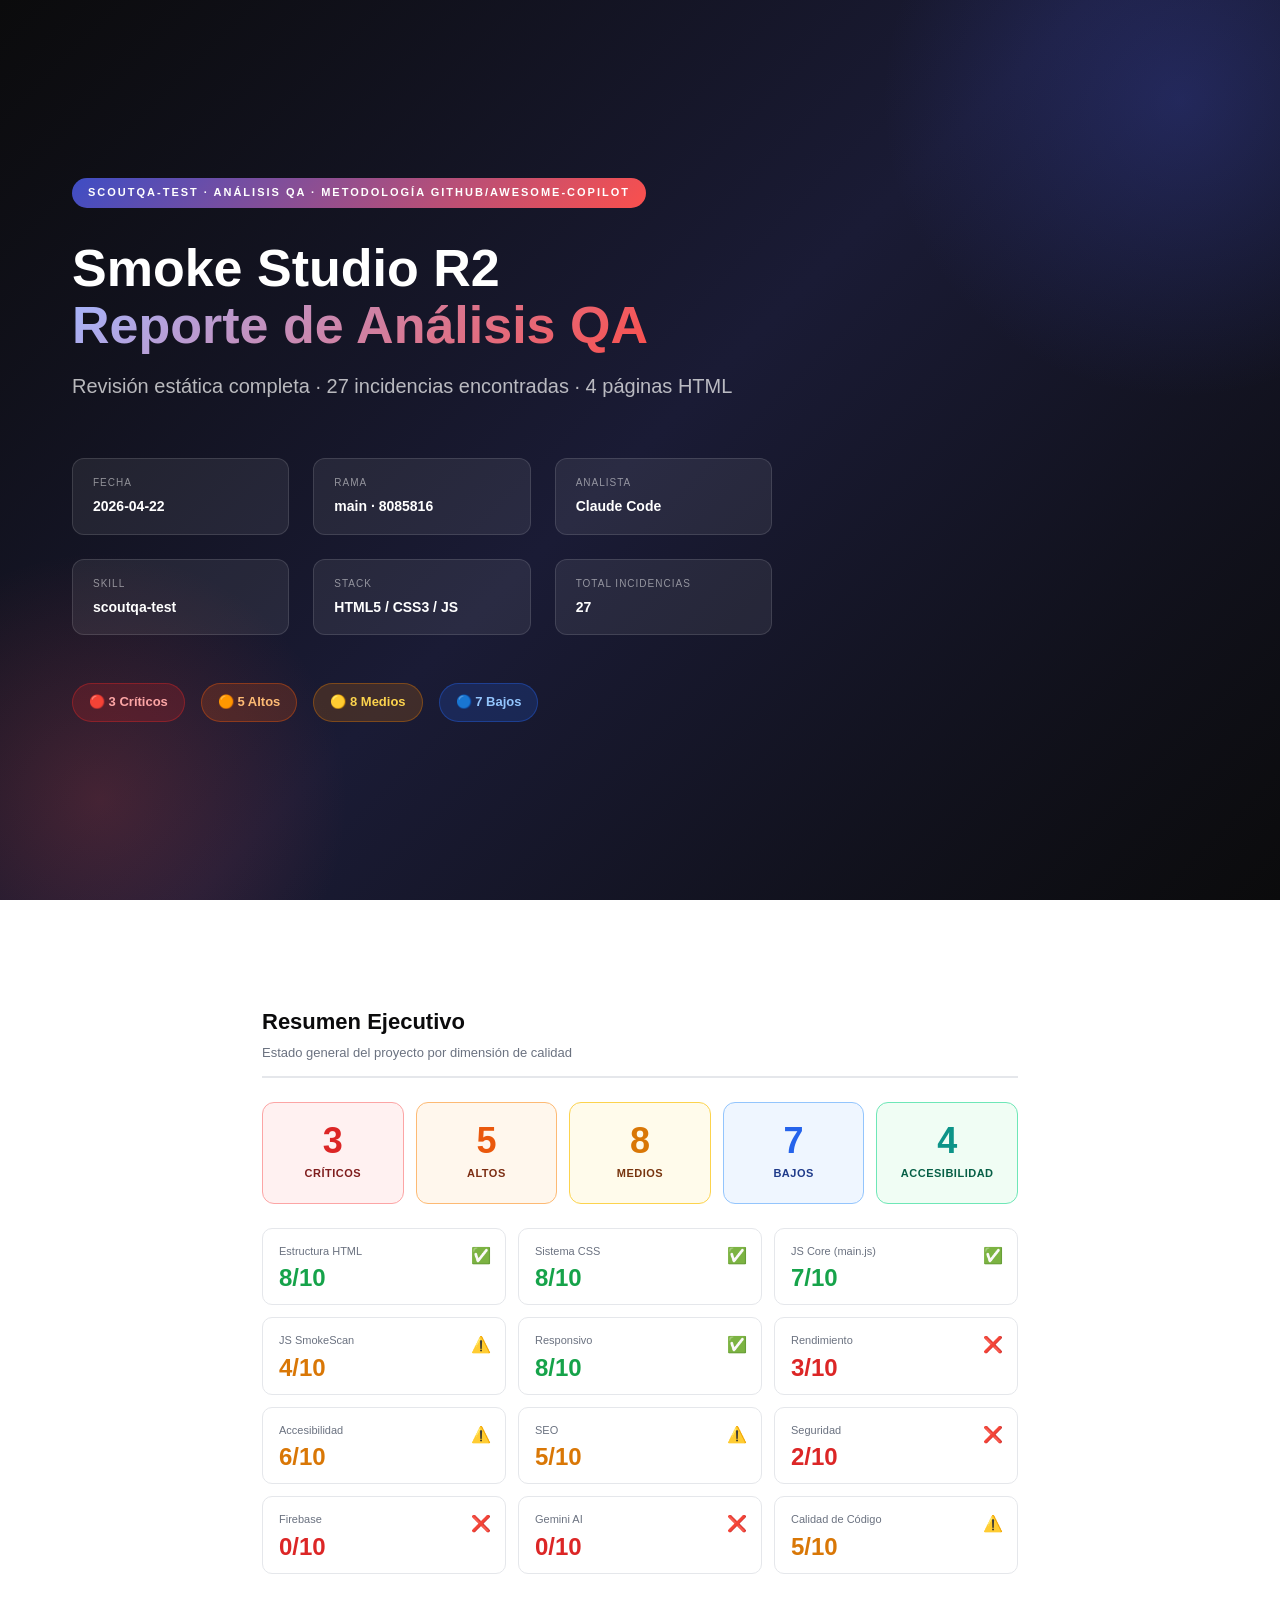
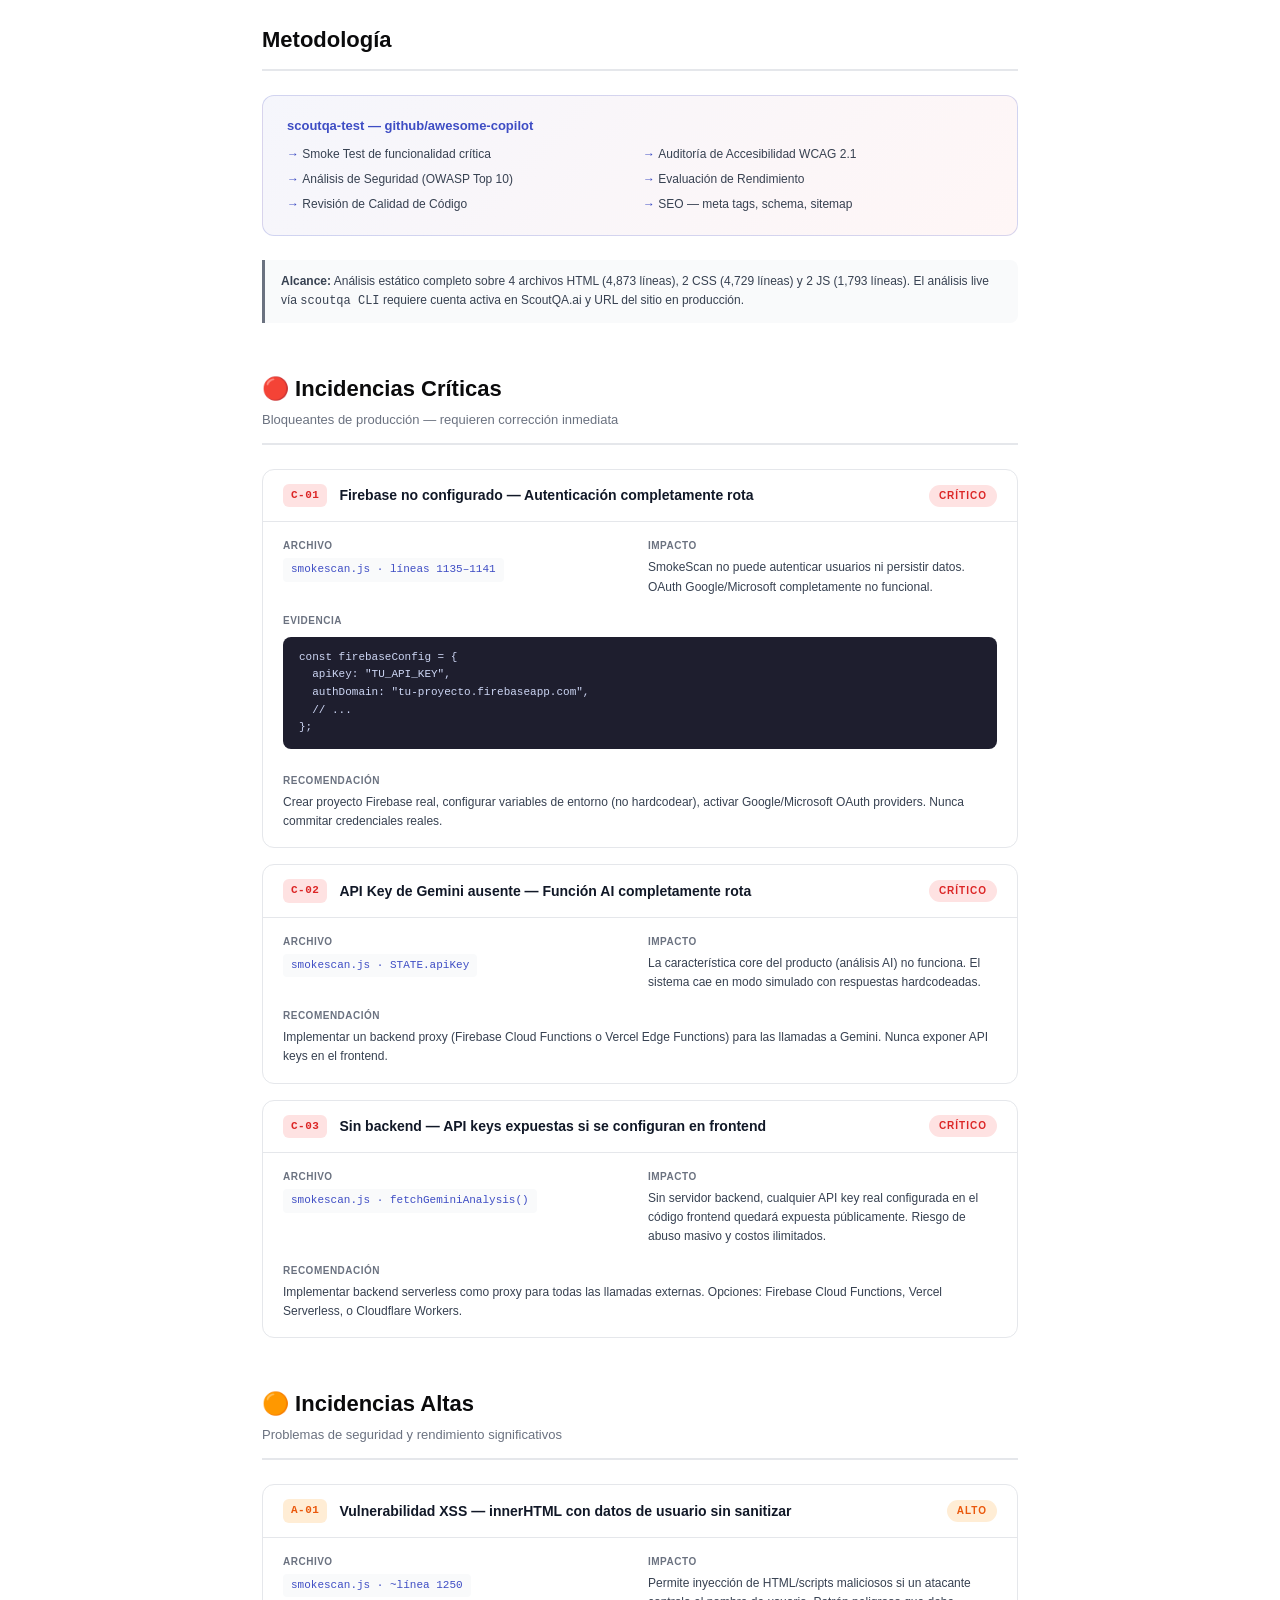
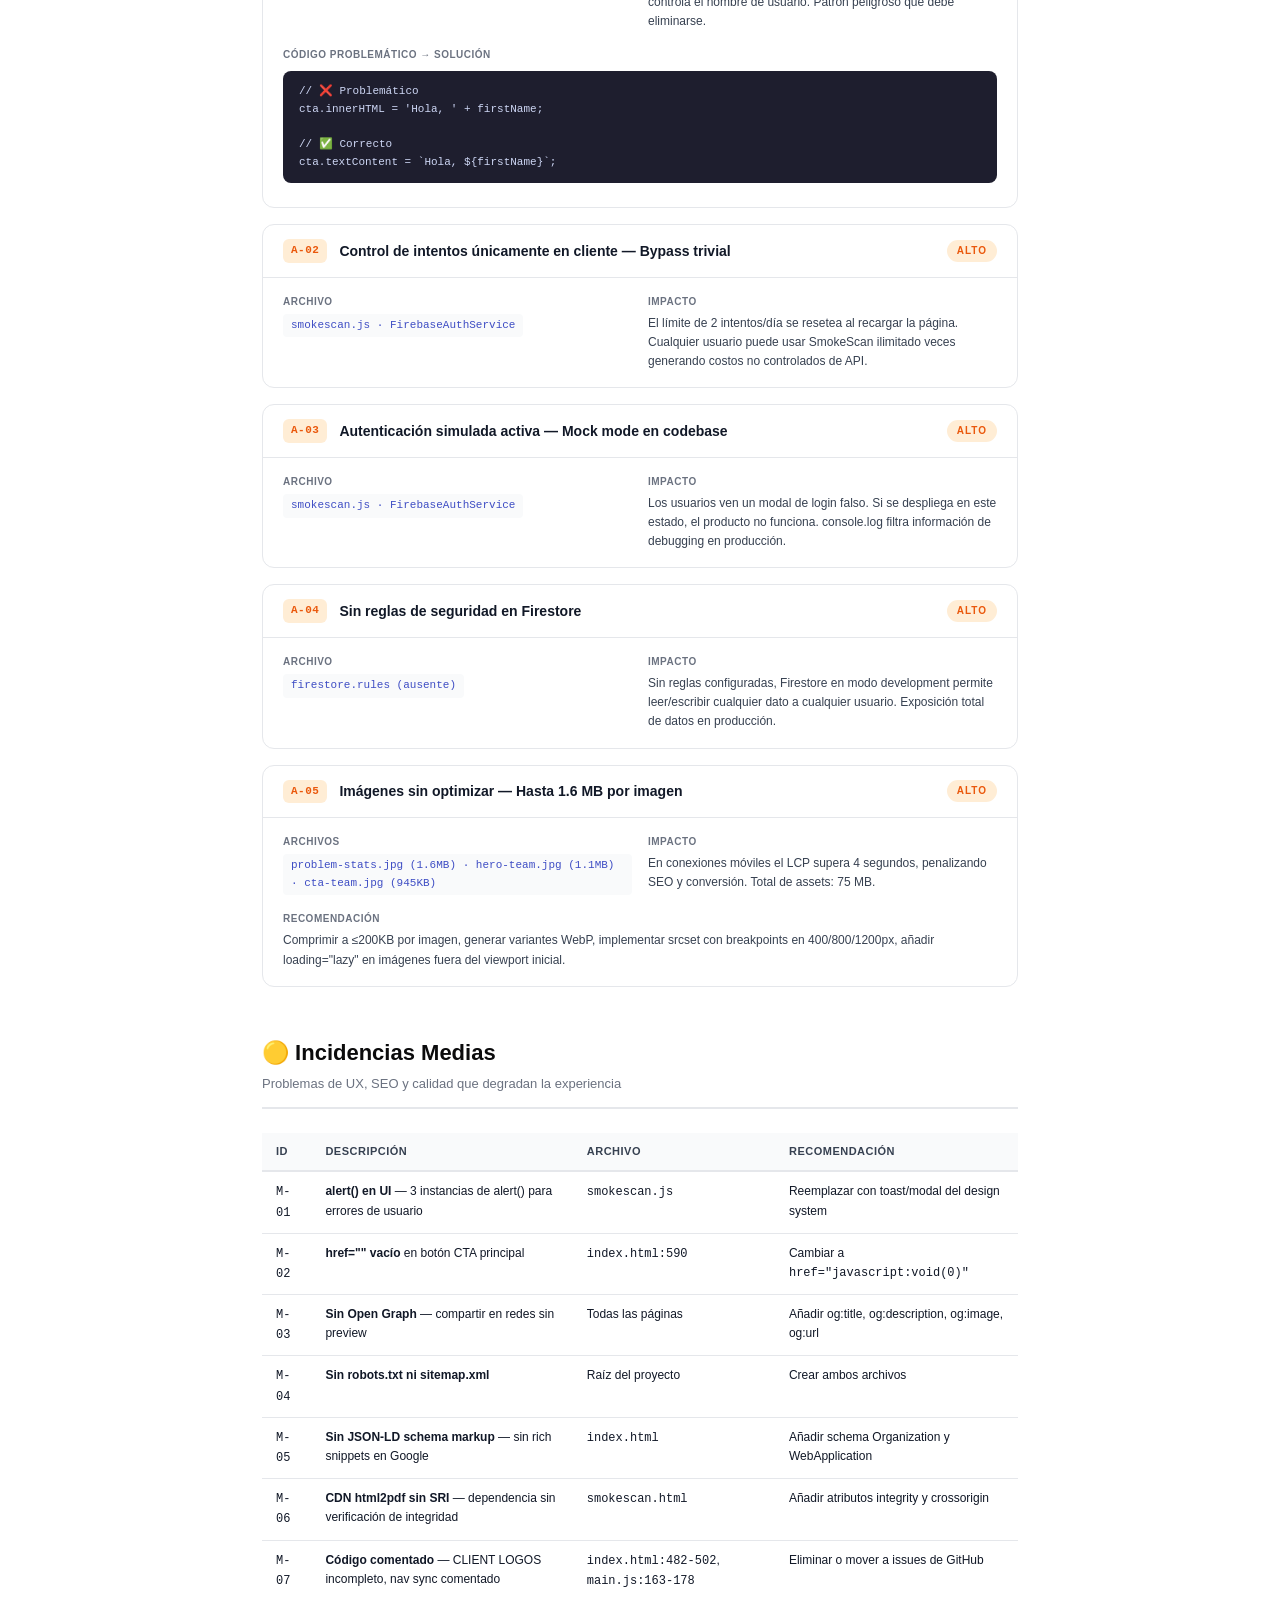
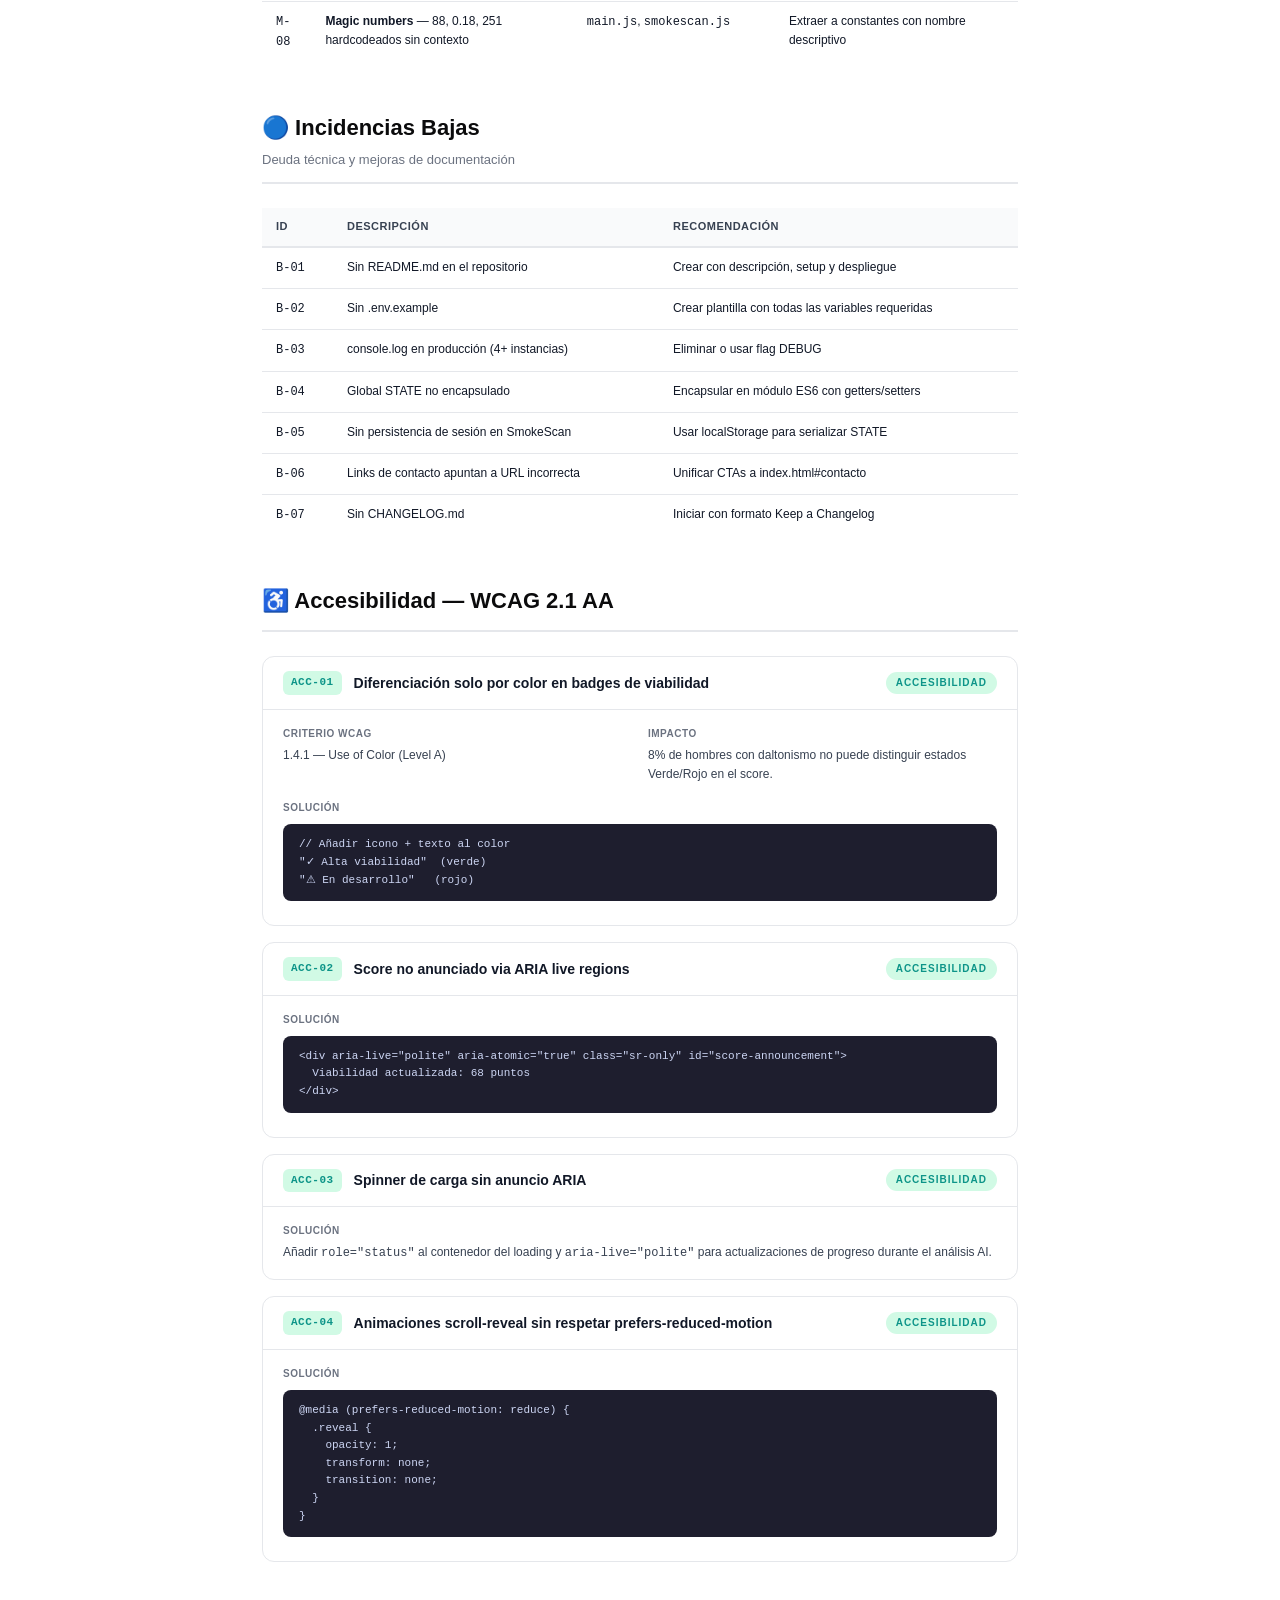
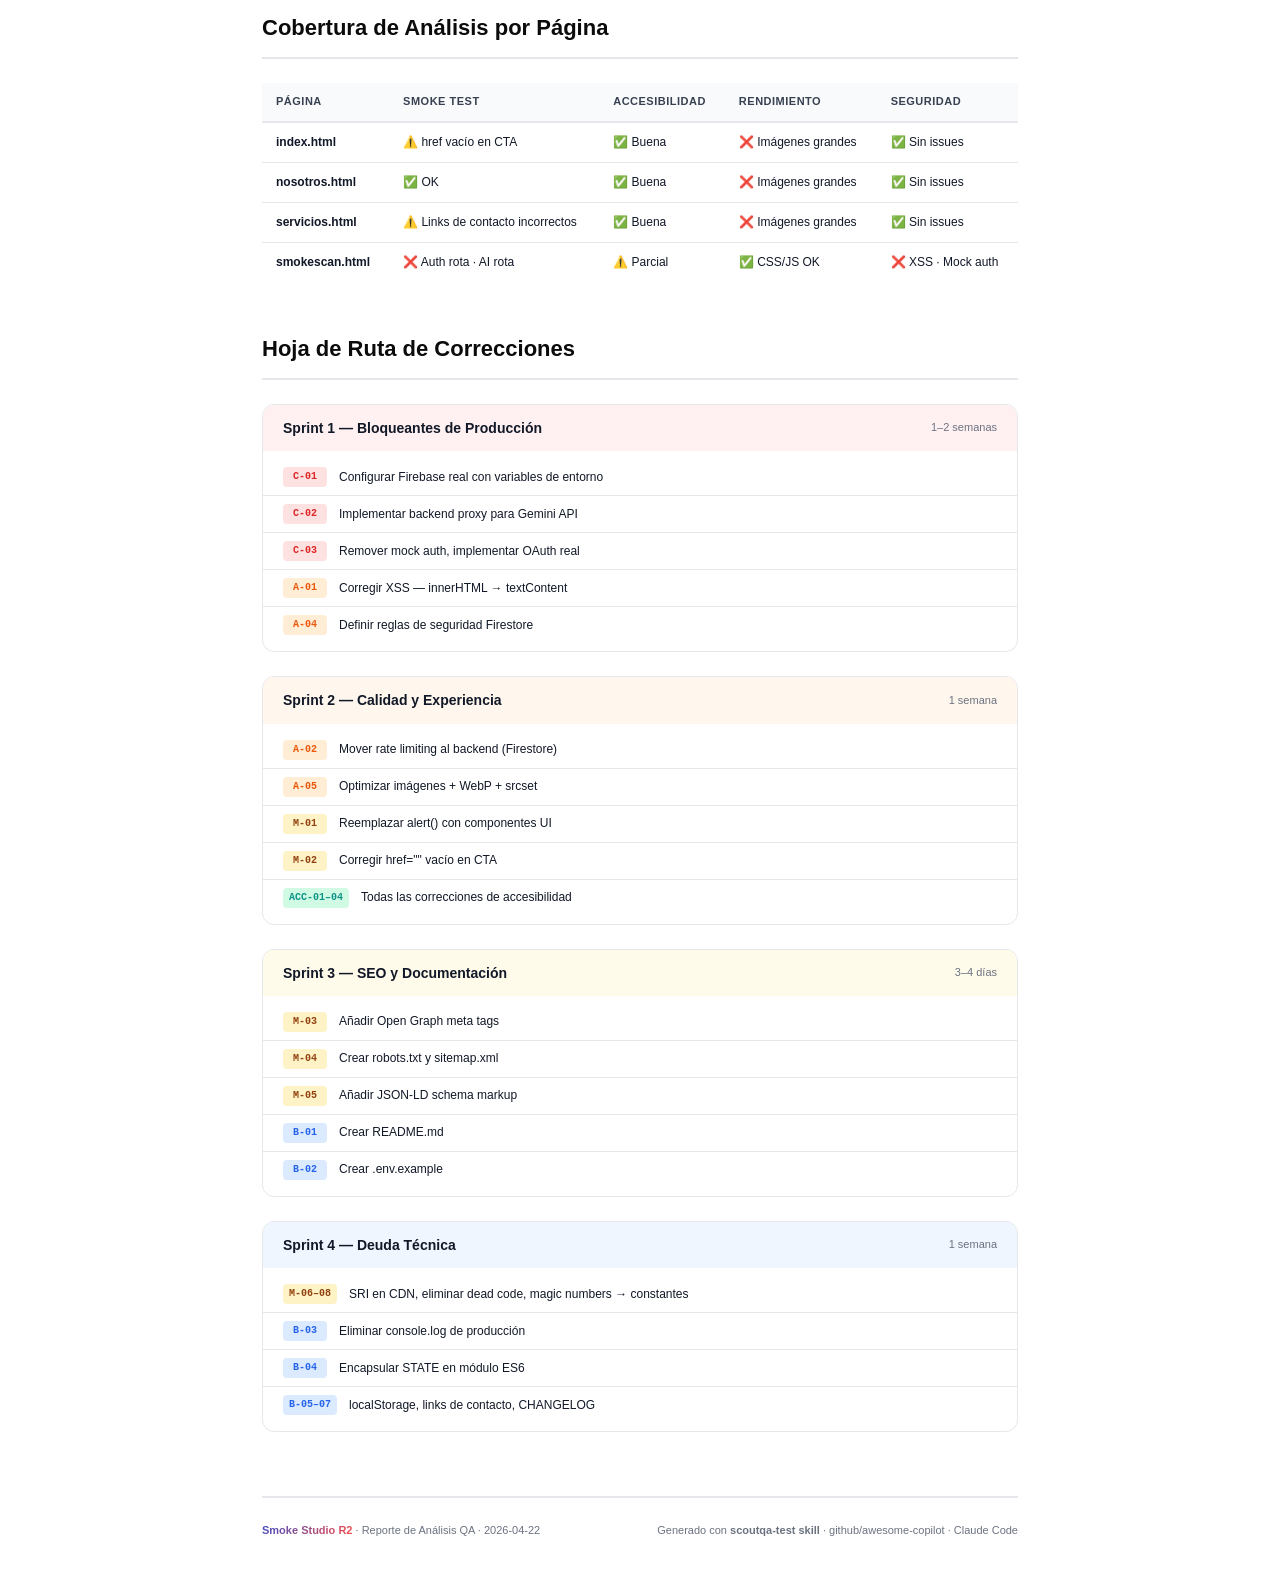
<file: qa-reports/smokestudio-r2-qa-report.html>
<!DOCTYPE html>
<html lang="es">
<head>
<meta charset="UTF-8">
<meta name="viewport" content="width=device-width, initial-scale=1.0">
<title>Smoke Studio R2 — Reporte QA · 2026-04-22</title>
<style>
  :root {
    --purple: #3E4DC4;
    --pink: #FA504D;
    --dark: #0B0B0C;
    --gray-900: #111827;
    --gray-700: #374151;
    --gray-500: #6B7280;
    --gray-200: #E5E7EB;
    --gray-50: #F9FAFB;
    --red: #DC2626;
    --orange: #EA580C;
    --yellow: #D97706;
    --blue: #2563EB;
    --green: #16A34A;
    --teal: #0D9488;
  }

  * { box-sizing: border-box; margin: 0; padding: 0; }

  body {
    font-family: 'Segoe UI', -apple-system, BlinkMacSystemFont, sans-serif;
    font-size: 13px;
    line-height: 1.6;
    color: var(--gray-900);
    background: #fff;
    padding: 0;
  }

  /* === COVER PAGE === */
  .cover {
    min-height: 100vh;
    background: linear-gradient(135deg, #0B0B0C 0%, #1a1b35 50%, #0B0B0C 100%);
    color: white;
    display: flex;
    flex-direction: column;
    justify-content: center;
    align-items: flex-start;
    padding: 80px 72px;
    page-break-after: always;
    position: relative;
    overflow: hidden;
  }

  .cover::before {
    content: '';
    position: absolute;
    top: -200px; right: -200px;
    width: 600px; height: 600px;
    background: radial-gradient(circle, rgba(62,77,196,0.3) 0%, transparent 70%);
    border-radius: 50%;
  }

  .cover::after {
    content: '';
    position: absolute;
    bottom: -150px; left: -150px;
    width: 500px; height: 500px;
    background: radial-gradient(circle, rgba(250,80,77,0.2) 0%, transparent 70%);
    border-radius: 50%;
  }

  .cover-badge {
    display: inline-block;
    background: linear-gradient(135deg, var(--purple), var(--pink));
    color: white;
    font-size: 11px;
    font-weight: 700;
    text-transform: uppercase;
    letter-spacing: 2px;
    padding: 6px 16px;
    border-radius: 999px;
    margin-bottom: 32px;
    position: relative;
    z-index: 1;
  }

  .cover h1 {
    font-size: 52px;
    font-weight: 800;
    line-height: 1.1;
    margin-bottom: 16px;
    position: relative;
    z-index: 1;
  }

  .cover h1 span {
    background: linear-gradient(135deg, #a5b4fc, var(--pink));
    -webkit-background-clip: text;
    -webkit-text-fill-color: transparent;
    background-clip: text;
  }

  .cover-subtitle {
    font-size: 20px;
    color: rgba(255,255,255,0.7);
    margin-bottom: 56px;
    position: relative;
    z-index: 1;
  }

  .cover-meta {
    display: grid;
    grid-template-columns: repeat(3, 1fr);
    gap: 24px;
    width: 100%;
    max-width: 700px;
    position: relative;
    z-index: 1;
  }

  .cover-meta-item {
    background: rgba(255,255,255,0.07);
    border: 1px solid rgba(255,255,255,0.12);
    border-radius: 12px;
    padding: 16px 20px;
  }

  .cover-meta-item .label {
    font-size: 10px;
    text-transform: uppercase;
    letter-spacing: 1px;
    color: rgba(255,255,255,0.5);
    margin-bottom: 4px;
  }

  .cover-meta-item .value {
    font-size: 14px;
    font-weight: 600;
    color: white;
  }

  .cover-score-block {
    margin-top: 48px;
    display: flex;
    gap: 16px;
    position: relative;
    z-index: 1;
  }

  .score-pill {
    display: flex;
    align-items: center;
    gap: 8px;
    padding: 8px 16px;
    border-radius: 999px;
    font-size: 13px;
    font-weight: 600;
  }

  .score-pill.critical { background: rgba(220,38,38,0.2); border: 1px solid rgba(220,38,38,0.4); color: #fca5a5; }
  .score-pill.high { background: rgba(234,88,12,0.2); border: 1px solid rgba(234,88,12,0.4); color: #fdba74; }
  .score-pill.medium { background: rgba(217,119,6,0.2); border: 1px solid rgba(217,119,6,0.4); color: #fcd34d; }
  .score-pill.low { background: rgba(37,99,235,0.2); border: 1px solid rgba(37,99,235,0.4); color: #93c5fd; }

  /* === BODY CONTENT === */
  .page-content {
    padding: 56px 72px;
    max-width: 900px;
    margin: 0 auto;
  }

  /* === SECTION HEADERS === */
  .section-header {
    border-bottom: 2px solid var(--gray-200);
    margin: 48px 0 24px;
    padding-bottom: 12px;
  }

  .section-header h2 {
    font-size: 22px;
    font-weight: 700;
    color: var(--dark);
  }

  .section-header p {
    font-size: 13px;
    color: var(--gray-500);
    margin-top: 4px;
  }

  /* === TABLES === */
  table {
    width: 100%;
    border-collapse: collapse;
    font-size: 12px;
    margin: 16px 0;
  }

  th {
    background: var(--gray-50);
    padding: 10px 14px;
    text-align: left;
    font-weight: 600;
    color: var(--gray-700);
    border-bottom: 2px solid var(--gray-200);
    font-size: 11px;
    text-transform: uppercase;
    letter-spacing: 0.5px;
  }

  td {
    padding: 10px 14px;
    border-bottom: 1px solid var(--gray-200);
    vertical-align: top;
  }

  tr:last-child td { border-bottom: none; }
  tr:hover td { background: var(--gray-50); }

  /* === SCORECARD === */
  .scorecard {
    display: grid;
    grid-template-columns: repeat(3, 1fr);
    gap: 12px;
    margin: 24px 0;
  }

  .scorecard-item {
    border: 1px solid var(--gray-200);
    border-radius: 10px;
    padding: 14px 16px;
    position: relative;
  }

  .scorecard-item .dimension {
    font-size: 11px;
    color: var(--gray-500);
    margin-bottom: 6px;
  }

  .scorecard-item .score {
    font-size: 24px;
    font-weight: 800;
    line-height: 1;
  }

  .scorecard-item .status-icon {
    position: absolute;
    top: 14px; right: 14px;
    font-size: 16px;
  }

  .score-good { color: var(--green); }
  .score-warn { color: var(--yellow); }
  .score-bad { color: var(--red); }

  /* === ISSUE CARDS === */
  .issue-card {
    border: 1px solid var(--gray-200);
    border-radius: 12px;
    margin: 16px 0;
    overflow: hidden;
    page-break-inside: avoid;
  }

  .issue-card-header {
    display: flex;
    align-items: center;
    gap: 12px;
    padding: 14px 20px;
    border-bottom: 1px solid var(--gray-200);
  }

  .issue-id {
    font-family: 'Courier New', monospace;
    font-size: 11px;
    font-weight: 700;
    padding: 3px 8px;
    border-radius: 6px;
    letter-spacing: 0.5px;
  }

  .sev-critical .issue-id { background: #fee2e2; color: var(--red); }
  .sev-high .issue-id { background: #ffedd5; color: var(--orange); }
  .sev-medium .issue-id { background: #fef3c7; color: var(--yellow); }
  .sev-low .issue-id { background: #dbeafe; color: var(--blue); }
  .sev-acc .issue-id { background: #d1fae5; color: var(--teal); }

  .issue-card-header h3 {
    font-size: 14px;
    font-weight: 600;
    color: var(--gray-900);
    flex: 1;
  }

  .sev-badge {
    font-size: 10px;
    font-weight: 700;
    text-transform: uppercase;
    letter-spacing: 1px;
    padding: 3px 10px;
    border-radius: 999px;
  }

  .sev-critical .sev-badge { background: #fee2e2; color: var(--red); }
  .sev-high .sev-badge { background: #ffedd5; color: var(--orange); }
  .sev-medium .sev-badge { background: #fef3c7; color: #92400e; }
  .sev-low .sev-badge { background: #dbeafe; color: var(--blue); }
  .sev-acc .sev-badge { background: #d1fae5; color: var(--teal); }

  .issue-card-body {
    padding: 16px 20px;
    display: grid;
    grid-template-columns: 1fr 1fr;
    gap: 16px;
  }

  .issue-field label {
    font-size: 10px;
    font-weight: 700;
    text-transform: uppercase;
    letter-spacing: 0.5px;
    color: var(--gray-500);
    display: block;
    margin-bottom: 4px;
  }

  .issue-field p {
    font-size: 12px;
    color: var(--gray-700);
  }

  .issue-field.full-width {
    grid-column: 1 / -1;
  }

  .issue-file {
    font-family: 'Courier New', monospace;
    font-size: 11px;
    background: var(--gray-50);
    padding: 3px 8px;
    border-radius: 4px;
    color: var(--purple);
    display: inline-block;
  }

  pre {
    background: #1e1e2e;
    color: #cdd6f4;
    padding: 12px 16px;
    border-radius: 8px;
    font-size: 11px;
    font-family: 'Courier New', monospace;
    overflow-x: auto;
    margin: 8px 0;
    grid-column: 1 / -1;
  }

  /* === SUMMARY STATS === */
  .stats-row {
    display: grid;
    grid-template-columns: repeat(5, 1fr);
    gap: 12px;
    margin: 24px 0;
  }

  .stat-card {
    text-align: center;
    padding: 20px 12px;
    border-radius: 12px;
    border: 1px solid;
  }

  .stat-card .count {
    font-size: 36px;
    font-weight: 900;
    line-height: 1;
    margin-bottom: 6px;
  }

  .stat-card .label {
    font-size: 11px;
    font-weight: 600;
    text-transform: uppercase;
    letter-spacing: 0.5px;
  }

  .stat-critical { border-color: #fca5a5; background: #fff1f1; }
  .stat-critical .count { color: var(--red); }
  .stat-critical .label { color: #7f1d1d; }

  .stat-high { border-color: #fdba74; background: #fff7ed; }
  .stat-high .count { color: var(--orange); }
  .stat-high .label { color: #7c2d12; }

  .stat-medium { border-color: #fcd34d; background: #fffbeb; }
  .stat-medium .count { color: var(--yellow); }
  .stat-medium .label { color: #78350f; }

  .stat-low { border-color: #93c5fd; background: #eff6ff; }
  .stat-low .count { color: var(--blue); }
  .stat-low .label { color: #1e3a8a; }

  .stat-acc { border-color: #6ee7b7; background: #f0fdf4; }
  .stat-acc .count { color: var(--teal); }
  .stat-acc .label { color: #065f46; }

  /* === ROADMAP === */
  .sprint {
    margin: 24px 0;
    border: 1px solid var(--gray-200);
    border-radius: 12px;
    overflow: hidden;
    page-break-inside: avoid;
  }

  .sprint-header {
    padding: 12px 20px;
    display: flex;
    align-items: center;
    justify-content: space-between;
  }

  .sprint-1 .sprint-header { background: #fff1f1; }
  .sprint-2 .sprint-header { background: #fff7ed; }
  .sprint-3 .sprint-header { background: #fffbeb; }
  .sprint-4 .sprint-header { background: #eff6ff; }

  .sprint-header h3 {
    font-size: 14px;
    font-weight: 700;
  }

  .sprint-header .duration {
    font-size: 11px;
    color: var(--gray-500);
  }

  .sprint-items {
    padding: 8px 0;
  }

  .sprint-item {
    padding: 8px 20px;
    display: flex;
    align-items: center;
    gap: 12px;
    font-size: 12px;
    border-bottom: 1px solid var(--gray-200);
  }

  .sprint-item:last-child { border-bottom: none; }

  .sprint-item .item-id {
    font-family: monospace;
    font-size: 10px;
    padding: 2px 6px;
    border-radius: 4px;
    min-width: 44px;
    text-align: center;
    font-weight: 700;
  }

  .item-critical { background: #fee2e2; color: var(--red); }
  .item-high { background: #ffedd5; color: var(--orange); }
  .item-medium { background: #fef3c7; color: #92400e; }
  .item-low { background: #dbeafe; color: var(--blue); }
  .item-acc { background: #d1fae5; color: var(--teal); }

  /* === PRINT === */
  @media print {
    body { font-size: 11px; }
    .cover { min-height: auto; padding: 48px; }
    .cover h1 { font-size: 40px; }
    .page-content { padding: 32px 48px; }
    .issue-card { page-break-inside: avoid; }
    .sprint { page-break-inside: avoid; }
    .scorecard { page-break-inside: avoid; }
    .section-header { page-break-after: avoid; }
    h2, h3 { page-break-after: avoid; }
    .stats-row { page-break-inside: avoid; }
    @page { margin: 0; size: A4; }
  }

  /* === FOOTER === */
  .report-footer {
    margin-top: 64px;
    padding-top: 24px;
    border-top: 2px solid var(--gray-200);
    display: flex;
    justify-content: space-between;
    align-items: center;
    font-size: 11px;
    color: var(--gray-500);
  }

  .gradient-text {
    background: linear-gradient(135deg, var(--purple), var(--pink));
    -webkit-background-clip: text;
    -webkit-text-fill-color: transparent;
    background-clip: text;
    font-weight: 700;
  }

  /* === METHODOLOGY BOX === */
  .methodology-box {
    background: linear-gradient(135deg, rgba(62,77,196,0.05), rgba(250,80,77,0.05));
    border: 1px solid rgba(62,77,196,0.2);
    border-radius: 12px;
    padding: 20px 24px;
    margin: 24px 0;
  }

  .methodology-box h3 {
    font-size: 13px;
    font-weight: 700;
    color: var(--purple);
    margin-bottom: 8px;
  }

  .methodology-box ul {
    display: grid;
    grid-template-columns: 1fr 1fr;
    gap: 6px;
    list-style: none;
    font-size: 12px;
    color: var(--gray-700);
  }

  .methodology-box ul li::before {
    content: '→ ';
    color: var(--purple);
    font-weight: 700;
  }

  .note-box {
    background: var(--gray-50);
    border-left: 3px solid var(--gray-500);
    padding: 12px 16px;
    border-radius: 0 8px 8px 0;
    font-size: 12px;
    color: var(--gray-700);
    margin: 16px 0;
  }
</style>
</head>
<body>

<!-- ==============================
     PORTADA
     ============================== -->
<div class="cover">
  <div class="cover-badge">scoutqa-test · Análisis QA · Metodología github/awesome-copilot</div>
  <h1>Smoke Studio R2<br><span>Reporte de Análisis QA</span></h1>
  <p class="cover-subtitle">Revisión estática completa · 27 incidencias encontradas · 4 páginas HTML</p>

  <div class="cover-meta">
    <div class="cover-meta-item">
      <div class="label">Fecha</div>
      <div class="value">2026-04-22</div>
    </div>
    <div class="cover-meta-item">
      <div class="label">Rama</div>
      <div class="value">main · 8085816</div>
    </div>
    <div class="cover-meta-item">
      <div class="label">Analista</div>
      <div class="value">Claude Code</div>
    </div>
    <div class="cover-meta-item">
      <div class="label">Skill</div>
      <div class="value">scoutqa-test</div>
    </div>
    <div class="cover-meta-item">
      <div class="label">Stack</div>
      <div class="value">HTML5 / CSS3 / JS</div>
    </div>
    <div class="cover-meta-item">
      <div class="label">Total incidencias</div>
      <div class="value">27</div>
    </div>
  </div>

  <div class="cover-score-block">
    <div class="score-pill critical">🔴 3 Críticos</div>
    <div class="score-pill high">🟠 5 Altos</div>
    <div class="score-pill medium">🟡 8 Medios</div>
    <div class="score-pill low">🔵 7 Bajos</div>
  </div>
</div>

<!-- ==============================
     CUERPO DEL REPORTE
     ============================== -->
<div class="page-content">

  <!-- RESUMEN EJECUTIVO -->
  <div class="section-header">
    <h2>Resumen Ejecutivo</h2>
    <p>Estado general del proyecto por dimensión de calidad</p>
  </div>

  <div class="stats-row">
    <div class="stat-card stat-critical">
      <div class="count">3</div>
      <div class="label">Críticos</div>
    </div>
    <div class="stat-card stat-high">
      <div class="count">5</div>
      <div class="label">Altos</div>
    </div>
    <div class="stat-card stat-medium">
      <div class="count">8</div>
      <div class="label">Medios</div>
    </div>
    <div class="stat-card stat-low">
      <div class="count">7</div>
      <div class="label">Bajos</div>
    </div>
    <div class="stat-card stat-acc">
      <div class="count">4</div>
      <div class="label">Accesibilidad</div>
    </div>
  </div>

  <div class="scorecard">
    <div class="scorecard-item">
      <div class="dimension">Estructura HTML</div>
      <div class="score score-good">8/10</div>
      <div class="status-icon">✅</div>
    </div>
    <div class="scorecard-item">
      <div class="dimension">Sistema CSS</div>
      <div class="score score-good">8/10</div>
      <div class="status-icon">✅</div>
    </div>
    <div class="scorecard-item">
      <div class="dimension">JS Core (main.js)</div>
      <div class="score score-good">7/10</div>
      <div class="status-icon">✅</div>
    </div>
    <div class="scorecard-item">
      <div class="dimension">JS SmokeScan</div>
      <div class="score score-warn">4/10</div>
      <div class="status-icon">⚠️</div>
    </div>
    <div class="scorecard-item">
      <div class="dimension">Responsivo</div>
      <div class="score score-good">8/10</div>
      <div class="status-icon">✅</div>
    </div>
    <div class="scorecard-item">
      <div class="dimension">Rendimiento</div>
      <div class="score score-bad">3/10</div>
      <div class="status-icon">❌</div>
    </div>
    <div class="scorecard-item">
      <div class="dimension">Accesibilidad</div>
      <div class="score score-warn">6/10</div>
      <div class="status-icon">⚠️</div>
    </div>
    <div class="scorecard-item">
      <div class="dimension">SEO</div>
      <div class="score score-warn">5/10</div>
      <div class="status-icon">⚠️</div>
    </div>
    <div class="scorecard-item">
      <div class="dimension">Seguridad</div>
      <div class="score score-bad">2/10</div>
      <div class="status-icon">❌</div>
    </div>
    <div class="scorecard-item">
      <div class="dimension">Firebase</div>
      <div class="score score-bad">0/10</div>
      <div class="status-icon">❌</div>
    </div>
    <div class="scorecard-item">
      <div class="dimension">Gemini AI</div>
      <div class="score score-bad">0/10</div>
      <div class="status-icon">❌</div>
    </div>
    <div class="scorecard-item">
      <div class="dimension">Calidad de Código</div>
      <div class="score score-warn">5/10</div>
      <div class="status-icon">⚠️</div>
    </div>
  </div>

  <!-- METODOLOGÍA -->
  <div class="section-header">
    <h2>Metodología</h2>
  </div>

  <div class="methodology-box">
    <h3>scoutqa-test — github/awesome-copilot</h3>
    <ul>
      <li>Smoke Test de funcionalidad crítica</li>
      <li>Auditoría de Accesibilidad WCAG 2.1</li>
      <li>Análisis de Seguridad (OWASP Top 10)</li>
      <li>Evaluación de Rendimiento</li>
      <li>Revisión de Calidad de Código</li>
      <li>SEO — meta tags, schema, sitemap</li>
    </ul>
  </div>

  <div class="note-box">
    <strong>Alcance:</strong> Análisis estático completo sobre 4 archivos HTML (4,873 líneas), 2 CSS (4,729 líneas) y 2 JS (1,793 líneas). El análisis live vía <code>scoutqa CLI</code> requiere cuenta activa en ScoutQA.ai y URL del sitio en producción.
  </div>

  <!-- INCIDENCIAS CRÍTICAS -->
  <div class="section-header">
    <h2>🔴 Incidencias Críticas</h2>
    <p>Bloqueantes de producción — requieren corrección inmediata</p>
  </div>

  <div class="issue-card sev-critical">
    <div class="issue-card-header">
      <span class="issue-id">C-01</span>
      <h3>Firebase no configurado — Autenticación completamente rota</h3>
      <span class="sev-badge">Crítico</span>
    </div>
    <div class="issue-card-body">
      <div class="issue-field">
        <label>Archivo</label>
        <span class="issue-file">smokescan.js · líneas 1135–1141</span>
      </div>
      <div class="issue-field">
        <label>Impacto</label>
        <p>SmokeScan no puede autenticar usuarios ni persistir datos. OAuth Google/Microsoft completamente no funcional.</p>
      </div>
      <div class="issue-field full-width">
        <label>Evidencia</label>
        <pre>const firebaseConfig = {
  apiKey: "TU_API_KEY",
  authDomain: "tu-proyecto.firebaseapp.com",
  // ...
};</pre>
      </div>
      <div class="issue-field full-width">
        <label>Recomendación</label>
        <p>Crear proyecto Firebase real, configurar variables de entorno (no hardcodear), activar Google/Microsoft OAuth providers. Nunca commitar credenciales reales.</p>
      </div>
    </div>
  </div>

  <div class="issue-card sev-critical">
    <div class="issue-card-header">
      <span class="issue-id">C-02</span>
      <h3>API Key de Gemini ausente — Función AI completamente rota</h3>
      <span class="sev-badge">Crítico</span>
    </div>
    <div class="issue-card-body">
      <div class="issue-field">
        <label>Archivo</label>
        <span class="issue-file">smokescan.js · STATE.apiKey</span>
      </div>
      <div class="issue-field">
        <label>Impacto</label>
        <p>La característica core del producto (análisis AI) no funciona. El sistema cae en modo simulado con respuestas hardcodeadas.</p>
      </div>
      <div class="issue-field full-width">
        <label>Recomendación</label>
        <p>Implementar un backend proxy (Firebase Cloud Functions o Vercel Edge Functions) para las llamadas a Gemini. Nunca exponer API keys en el frontend.</p>
      </div>
    </div>
  </div>

  <div class="issue-card sev-critical">
    <div class="issue-card-header">
      <span class="issue-id">C-03</span>
      <h3>Sin backend — API keys expuestas si se configuran en frontend</h3>
      <span class="sev-badge">Crítico</span>
    </div>
    <div class="issue-card-body">
      <div class="issue-field">
        <label>Archivo</label>
        <span class="issue-file">smokescan.js · fetchGeminiAnalysis()</span>
      </div>
      <div class="issue-field">
        <label>Impacto</label>
        <p>Sin servidor backend, cualquier API key real configurada en el código frontend quedará expuesta públicamente. Riesgo de abuso masivo y costos ilimitados.</p>
      </div>
      <div class="issue-field full-width">
        <label>Recomendación</label>
        <p>Implementar backend serverless como proxy para todas las llamadas externas. Opciones: Firebase Cloud Functions, Vercel Serverless, o Cloudflare Workers.</p>
      </div>
    </div>
  </div>

  <!-- INCIDENCIAS ALTAS -->
  <div class="section-header">
    <h2>🟠 Incidencias Altas</h2>
    <p>Problemas de seguridad y rendimiento significativos</p>
  </div>

  <div class="issue-card sev-high">
    <div class="issue-card-header">
      <span class="issue-id">A-01</span>
      <h3>Vulnerabilidad XSS — innerHTML con datos de usuario sin sanitizar</h3>
      <span class="sev-badge">Alto</span>
    </div>
    <div class="issue-card-body">
      <div class="issue-field">
        <label>Archivo</label>
        <span class="issue-file">smokescan.js · ~línea 1250</span>
      </div>
      <div class="issue-field">
        <label>Impacto</label>
        <p>Permite inyección de HTML/scripts maliciosos si un atacante controla el nombre de usuario. Patrón peligroso que debe eliminarse.</p>
      </div>
      <div class="issue-field full-width">
        <label>Código problemático → Solución</label>
        <pre>// ❌ Problemático
cta.innerHTML = 'Hola, ' + firstName;

// ✅ Correcto
cta.textContent = `Hola, ${firstName}`;</pre>
      </div>
    </div>
  </div>

  <div class="issue-card sev-high">
    <div class="issue-card-header">
      <span class="issue-id">A-02</span>
      <h3>Control de intentos únicamente en cliente — Bypass trivial</h3>
      <span class="sev-badge">Alto</span>
    </div>
    <div class="issue-card-body">
      <div class="issue-field">
        <label>Archivo</label>
        <span class="issue-file">smokescan.js · FirebaseAuthService</span>
      </div>
      <div class="issue-field">
        <label>Impacto</label>
        <p>El límite de 2 intentos/día se resetea al recargar la página. Cualquier usuario puede usar SmokeScan ilimitado veces generando costos no controlados de API.</p>
      </div>
    </div>
  </div>

  <div class="issue-card sev-high">
    <div class="issue-card-header">
      <span class="issue-id">A-03</span>
      <h3>Autenticación simulada activa — Mock mode en codebase</h3>
      <span class="sev-badge">Alto</span>
    </div>
    <div class="issue-card-body">
      <div class="issue-field">
        <label>Archivo</label>
        <span class="issue-file">smokescan.js · FirebaseAuthService</span>
      </div>
      <div class="issue-field">
        <label>Impacto</label>
        <p>Los usuarios ven un modal de login falso. Si se despliega en este estado, el producto no funciona. console.log filtra información de debugging en producción.</p>
      </div>
    </div>
  </div>

  <div class="issue-card sev-high">
    <div class="issue-card-header">
      <span class="issue-id">A-04</span>
      <h3>Sin reglas de seguridad en Firestore</h3>
      <span class="sev-badge">Alto</span>
    </div>
    <div class="issue-card-body">
      <div class="issue-field">
        <label>Archivo</label>
        <span class="issue-file">firestore.rules (ausente)</span>
      </div>
      <div class="issue-field">
        <label>Impacto</label>
        <p>Sin reglas configuradas, Firestore en modo development permite leer/escribir cualquier dato a cualquier usuario. Exposición total de datos en producción.</p>
      </div>
    </div>
  </div>

  <div class="issue-card sev-high">
    <div class="issue-card-header">
      <span class="issue-id">A-05</span>
      <h3>Imágenes sin optimizar — Hasta 1.6 MB por imagen</h3>
      <span class="sev-badge">Alto</span>
    </div>
    <div class="issue-card-body">
      <div class="issue-field">
        <label>Archivos</label>
        <span class="issue-file">problem-stats.jpg (1.6MB) · hero-team.jpg (1.1MB) · cta-team.jpg (945KB)</span>
      </div>
      <div class="issue-field">
        <label>Impacto</label>
        <p>En conexiones móviles el LCP supera 4 segundos, penalizando SEO y conversión. Total de assets: 75 MB.</p>
      </div>
      <div class="issue-field full-width">
        <label>Recomendación</label>
        <p>Comprimir a ≤200KB por imagen, generar variantes WebP, implementar srcset con breakpoints en 400/800/1200px, añadir loading="lazy" en imágenes fuera del viewport inicial.</p>
      </div>
    </div>
  </div>

  <!-- INCIDENCIAS MEDIAS -->
  <div class="section-header">
    <h2>🟡 Incidencias Medias</h2>
    <p>Problemas de UX, SEO y calidad que degradan la experiencia</p>
  </div>

  <table>
    <thead>
      <tr>
        <th>ID</th>
        <th>Descripción</th>
        <th>Archivo</th>
        <th>Recomendación</th>
      </tr>
    </thead>
    <tbody>
      <tr>
        <td><code>M-01</code></td>
        <td><strong>alert() en UI</strong> — 3 instancias de alert() para errores de usuario</td>
        <td><code>smokescan.js</code></td>
        <td>Reemplazar con toast/modal del design system</td>
      </tr>
      <tr>
        <td><code>M-02</code></td>
        <td><strong>href="" vacío</strong> en botón CTA principal</td>
        <td><code>index.html:590</code></td>
        <td>Cambiar a <code>href="javascript:void(0)"</code></td>
      </tr>
      <tr>
        <td><code>M-03</code></td>
        <td><strong>Sin Open Graph</strong> — compartir en redes sin preview</td>
        <td>Todas las páginas</td>
        <td>Añadir og:title, og:description, og:image, og:url</td>
      </tr>
      <tr>
        <td><code>M-04</code></td>
        <td><strong>Sin robots.txt ni sitemap.xml</strong></td>
        <td>Raíz del proyecto</td>
        <td>Crear ambos archivos</td>
      </tr>
      <tr>
        <td><code>M-05</code></td>
        <td><strong>Sin JSON-LD schema markup</strong> — sin rich snippets en Google</td>
        <td><code>index.html</code></td>
        <td>Añadir schema Organization y WebApplication</td>
      </tr>
      <tr>
        <td><code>M-06</code></td>
        <td><strong>CDN html2pdf sin SRI</strong> — dependencia sin verificación de integridad</td>
        <td><code>smokescan.html</code></td>
        <td>Añadir atributos integrity y crossorigin</td>
      </tr>
      <tr>
        <td><code>M-07</code></td>
        <td><strong>Código comentado</strong> — CLIENT LOGOS incompleto, nav sync comentado</td>
        <td><code>index.html:482-502</code>, <code>main.js:163-178</code></td>
        <td>Eliminar o mover a issues de GitHub</td>
      </tr>
      <tr>
        <td><code>M-08</code></td>
        <td><strong>Magic numbers</strong> — 88, 0.18, 251 hardcodeados sin contexto</td>
        <td><code>main.js</code>, <code>smokescan.js</code></td>
        <td>Extraer a constantes con nombre descriptivo</td>
      </tr>
    </tbody>
  </table>

  <!-- INCIDENCIAS BAJAS -->
  <div class="section-header">
    <h2>🔵 Incidencias Bajas</h2>
    <p>Deuda técnica y mejoras de documentación</p>
  </div>

  <table>
    <thead>
      <tr>
        <th>ID</th>
        <th>Descripción</th>
        <th>Recomendación</th>
      </tr>
    </thead>
    <tbody>
      <tr><td><code>B-01</code></td><td>Sin README.md en el repositorio</td><td>Crear con descripción, setup y despliegue</td></tr>
      <tr><td><code>B-02</code></td><td>Sin .env.example</td><td>Crear plantilla con todas las variables requeridas</td></tr>
      <tr><td><code>B-03</code></td><td>console.log en producción (4+ instancias)</td><td>Eliminar o usar flag DEBUG</td></tr>
      <tr><td><code>B-04</code></td><td>Global STATE no encapsulado</td><td>Encapsular en módulo ES6 con getters/setters</td></tr>
      <tr><td><code>B-05</code></td><td>Sin persistencia de sesión en SmokeScan</td><td>Usar localStorage para serializar STATE</td></tr>
      <tr><td><code>B-06</code></td><td>Links de contacto apuntan a URL incorrecta</td><td>Unificar CTAs a index.html#contacto</td></tr>
      <tr><td><code>B-07</code></td><td>Sin CHANGELOG.md</td><td>Iniciar con formato Keep a Changelog</td></tr>
    </tbody>
  </table>

  <!-- ACCESIBILIDAD -->
  <div class="section-header">
    <h2>♿ Accesibilidad — WCAG 2.1 AA</h2>
  </div>

  <div class="issue-card sev-acc">
    <div class="issue-card-header">
      <span class="issue-id">ACC-01</span>
      <h3>Diferenciación solo por color en badges de viabilidad</h3>
      <span class="sev-badge">Accesibilidad</span>
    </div>
    <div class="issue-card-body">
      <div class="issue-field">
        <label>Criterio WCAG</label>
        <p>1.4.1 — Use of Color (Level A)</p>
      </div>
      <div class="issue-field">
        <label>Impacto</label>
        <p>8% de hombres con daltonismo no puede distinguir estados Verde/Rojo en el score.</p>
      </div>
      <div class="issue-field full-width">
        <label>Solución</label>
        <pre>// Añadir icono + texto al color
"✓ Alta viabilidad"  (verde)
"⚠ En desarrollo"   (rojo)</pre>
      </div>
    </div>
  </div>

  <div class="issue-card sev-acc">
    <div class="issue-card-header">
      <span class="issue-id">ACC-02</span>
      <h3>Score no anunciado via ARIA live regions</h3>
      <span class="sev-badge">Accesibilidad</span>
    </div>
    <div class="issue-card-body">
      <div class="issue-field full-width">
        <label>Solución</label>
        <pre>&lt;div aria-live="polite" aria-atomic="true" class="sr-only" id="score-announcement"&gt;
  Viabilidad actualizada: 68 puntos
&lt;/div&gt;</pre>
      </div>
    </div>
  </div>

  <div class="issue-card sev-acc">
    <div class="issue-card-header">
      <span class="issue-id">ACC-03</span>
      <h3>Spinner de carga sin anuncio ARIA</h3>
      <span class="sev-badge">Accesibilidad</span>
    </div>
    <div class="issue-card-body">
      <div class="issue-field full-width">
        <label>Solución</label>
        <p>Añadir <code>role="status"</code> al contenedor del loading y <code>aria-live="polite"</code> para actualizaciones de progreso durante el análisis AI.</p>
      </div>
    </div>
  </div>

  <div class="issue-card sev-acc">
    <div class="issue-card-header">
      <span class="issue-id">ACC-04</span>
      <h3>Animaciones scroll-reveal sin respetar prefers-reduced-motion</h3>
      <span class="sev-badge">Accesibilidad</span>
    </div>
    <div class="issue-card-body">
      <div class="issue-field full-width">
        <label>Solución</label>
        <pre>@media (prefers-reduced-motion: reduce) {
  .reveal {
    opacity: 1;
    transform: none;
    transition: none;
  }
}</pre>
      </div>
    </div>
  </div>

  <!-- COBERTURA POR PÁGINA -->
  <div class="section-header">
    <h2>Cobertura de Análisis por Página</h2>
  </div>

  <table>
    <thead>
      <tr>
        <th>Página</th>
        <th>Smoke Test</th>
        <th>Accesibilidad</th>
        <th>Rendimiento</th>
        <th>Seguridad</th>
      </tr>
    </thead>
    <tbody>
      <tr>
        <td><strong>index.html</strong></td>
        <td>⚠️ href vacío en CTA</td>
        <td>✅ Buena</td>
        <td>❌ Imágenes grandes</td>
        <td>✅ Sin issues</td>
      </tr>
      <tr>
        <td><strong>nosotros.html</strong></td>
        <td>✅ OK</td>
        <td>✅ Buena</td>
        <td>❌ Imágenes grandes</td>
        <td>✅ Sin issues</td>
      </tr>
      <tr>
        <td><strong>servicios.html</strong></td>
        <td>⚠️ Links de contacto incorrectos</td>
        <td>✅ Buena</td>
        <td>❌ Imágenes grandes</td>
        <td>✅ Sin issues</td>
      </tr>
      <tr>
        <td><strong>smokescan.html</strong></td>
        <td>❌ Auth rota · AI rota</td>
        <td>⚠️ Parcial</td>
        <td>✅ CSS/JS OK</td>
        <td>❌ XSS · Mock auth</td>
      </tr>
    </tbody>
  </table>

  <!-- HOJA DE RUTA -->
  <div class="section-header">
    <h2>Hoja de Ruta de Correcciones</h2>
  </div>

  <div class="sprint sprint-1">
    <div class="sprint-header">
      <h3>Sprint 1 — Bloqueantes de Producción</h3>
      <span class="duration">1–2 semanas</span>
    </div>
    <div class="sprint-items">
      <div class="sprint-item"><span class="item-id item-critical">C-01</span> Configurar Firebase real con variables de entorno</div>
      <div class="sprint-item"><span class="item-id item-critical">C-02</span> Implementar backend proxy para Gemini API</div>
      <div class="sprint-item"><span class="item-id item-critical">C-03</span> Remover mock auth, implementar OAuth real</div>
      <div class="sprint-item"><span class="item-id item-high">A-01</span> Corregir XSS — innerHTML → textContent</div>
      <div class="sprint-item"><span class="item-id item-high">A-04</span> Definir reglas de seguridad Firestore</div>
    </div>
  </div>

  <div class="sprint sprint-2">
    <div class="sprint-header">
      <h3>Sprint 2 — Calidad y Experiencia</h3>
      <span class="duration">1 semana</span>
    </div>
    <div class="sprint-items">
      <div class="sprint-item"><span class="item-id item-high">A-02</span> Mover rate limiting al backend (Firestore)</div>
      <div class="sprint-item"><span class="item-id item-high">A-05</span> Optimizar imágenes + WebP + srcset</div>
      <div class="sprint-item"><span class="item-id item-medium">M-01</span> Reemplazar alert() con componentes UI</div>
      <div class="sprint-item"><span class="item-id item-medium">M-02</span> Corregir href="" vacío en CTA</div>
      <div class="sprint-item"><span class="item-id item-acc">ACC-01–04</span> Todas las correcciones de accesibilidad</div>
    </div>
  </div>

  <div class="sprint sprint-3">
    <div class="sprint-header">
      <h3>Sprint 3 — SEO y Documentación</h3>
      <span class="duration">3–4 días</span>
    </div>
    <div class="sprint-items">
      <div class="sprint-item"><span class="item-id item-medium">M-03</span> Añadir Open Graph meta tags</div>
      <div class="sprint-item"><span class="item-id item-medium">M-04</span> Crear robots.txt y sitemap.xml</div>
      <div class="sprint-item"><span class="item-id item-medium">M-05</span> Añadir JSON-LD schema markup</div>
      <div class="sprint-item"><span class="item-id item-low">B-01</span> Crear README.md</div>
      <div class="sprint-item"><span class="item-id item-low">B-02</span> Crear .env.example</div>
    </div>
  </div>

  <div class="sprint sprint-4">
    <div class="sprint-header">
      <h3>Sprint 4 — Deuda Técnica</h3>
      <span class="duration">1 semana</span>
    </div>
    <div class="sprint-items">
      <div class="sprint-item"><span class="item-id item-medium">M-06–08</span> SRI en CDN, eliminar dead code, magic numbers → constantes</div>
      <div class="sprint-item"><span class="item-id item-low">B-03</span> Eliminar console.log de producción</div>
      <div class="sprint-item"><span class="item-id item-low">B-04</span> Encapsular STATE en módulo ES6</div>
      <div class="sprint-item"><span class="item-id item-low">B-05–07</span> localStorage, links de contacto, CHANGELOG</div>
    </div>
  </div>

  <!-- FOOTER -->
  <div class="report-footer">
    <div>
      <span class="gradient-text">Smoke Studio R2</span> · Reporte de Análisis QA · 2026-04-22
    </div>
    <div>
      Generado con <strong>scoutqa-test skill</strong> · github/awesome-copilot · Claude Code
    </div>
  </div>

</div><!-- /page-content -->
</body>
</html>
</file>
<file: styles.css>
/* =============================================
   SMOKE STUDIO — Design System CSS
   Fonts: Urbanist (headings) + Istok Web (body)
   Based on design-system-master.json + PDF layout
   ============================================= */

/* Note: Google Fonts now loaded via <link> in HTML for performance */

/* --- TOKENS --- */
:root {
  /* Section backgrounds — from PDF */
  --bg-hero: #0B0C10;
  --bg-problem: #F0F2F5;
  --bg-solution: #0D0E1A;
  --bg-proceso: #EBEDF9;
  --bg-servicios: #0B0C10;
  --bg-smokescan: #EBEDF9;
  --bg-clientes: #FFFFFF;
  --bg-faq: #F0F2F5;
  --bg-cta: #0B0C10;

  /* Core palette */
  --c-white: #FFFFFF;
  --c-neutral-lightest: #F2F2F2;
  --c-neutral-lighter: #DADADA;
  --c-neutral-light: #B5B5B6;
  --c-neutral: #858585;
  --c-neutral-dark: #545454;
  --c-neutral-darker: #232324;
  --c-neutral-darkest: #0B0B0C;
  --c-indigo-lightest: #EBEDF9;
  --c-indigo-lighter: #D8DBF3;
  --c-indigo-light: #7782D5;
  --c-indigo: #3E4DC4;
  --c-indigo-dark: #313D9C;

  /* Gradient — PDF reference: purple→pink */
  --gradient: linear-gradient(75deg, #3E4DC4 0%, #FA504D 100%);
  --gradient-hover: linear-gradient(75deg, #3E4DC4 0%, #FA504D 100%);

  /* Typography — Desktop */
  --type-h1: 80px;
  --type-h2: 56px;
  --type-h3: 40px;
  --type-h4: 32px;
  --type-h5: 28px;
  --type-h6: 24px;
  --type-lg: 20px;
  --type-md: 18px;
  --type-reg: 16px;
  --type-sm: 14px;
  --type-xs: 12px;

  /* Spacing — Desktop */
  --container-lg: 1280px;
  --padding-global: 64px;
  --padding-section-lg: 96px;
  --padding-section-md: 72px;
  --padding-section-sm: 48px;

  /* UI Tokens */
  --radius-sm: 16px;
  --radius-md: 24px;
  --radius-lg: 32px;
  --radius-pill: 999px;
  --border-width: 1px;

  /* Easing */
  --ease-out: cubic-bezier(0.22, 1, 0.36, 1);
  --ease-in-out: cubic-bezier(0.65, 0, 0.35, 1);
  --transition: 0.35s var(--ease-out);
}

/* --- RESET --- */
*,
*::before,
*::after {
  box-sizing: border-box;
  margin: 0;
  padding: 0;
}

html {
  scroll-behavior: smooth;
  -webkit-text-size-adjust: 100%;
}

body {
  font-family: 'Istok Web', -apple-system, BlinkMacSystemFont, sans-serif;
  font-size: var(--type-reg);
  line-height: 1.65;
  color: var(--c-neutral-darkest);
  background: var(--c-white);
  -webkit-font-smoothing: antialiased;
}

.site-wrapper {
  overflow-x: hidden;
  position: relative;
  width: 100%;
}

img {
  display: block;
  width: 100%;
  height: 100%;
  object-fit: cover;
  max-width: 100%;
}

a {
  text-decoration: none;
  color: inherit;
}

ul {
  list-style: none;
}

button {
  cursor: pointer;
  border: none;
  background: none;
  font: inherit;
}

/* --- ACCESSIBILITY --- */
:focus-visible {
  outline: 3px solid var(--c-indigo);
  outline-offset: 3px;
  border-radius: 4px;
}

/* --- LAYOUT --- */
.container {
  width: 100%;
  max-width: var(--container-lg);
  margin: 0 auto;
  padding: 0 var(--padding-global);
}

/* --- TYPOGRAPHY --- */
h1,
h2,
h3,
h4,
h5,
h6 {
  font-family: 'Urbanist', sans-serif;
  line-height: 1.1;
  font-weight: 800;
  letter-spacing: -0.02em;
}

h1 {
  font-size: clamp(36px, 5.5vw, var(--type-h1));
}

h2 {
  font-size: clamp(28px, 4vw, var(--type-h2));
}

h3 {
  font-size: clamp(20px, 2.2vw, var(--type-h4));
}

p {
  font-family: 'Istok Web', sans-serif;
  color: inherit;
  line-height: 1.7;
}

/* --- SECTION TAG --- */
.section-tag {
  display: inline-flex;
  align-items: center;
  gap: 6px;
  font-family: 'Istok Web', sans-serif;
  font-size: var(--type-sm);
  font-weight: 700;
  color: var(--c-neutral-dark);
  letter-spacing: 0.04em;
  text-transform: uppercase;
  margin-bottom: 12px;
}

.section-tag--light {
  color: rgba(255, 255, 255, 0.55);
}

.section-header {
  max-width: 680px;
  margin: 0 0 56px;
}

.section-header.centered {
  margin: 0 auto 56px;
  text-align: center;
}

.section-header h2 {
  margin-top: 8px;
}

/* --- BUTTONS --- */
.btn {
  display: inline-flex;
  align-items: center;
  gap: 8px;
  font-family: 'Urbanist', sans-serif;
  font-weight: 700;
  font-size: var(--type-reg);
  border-radius: var(--radius-pill);
  padding: 13px 28px;
  transition: all var(--transition);
  cursor: pointer;
  letter-spacing: 0.01em;
  white-space: nowrap;
}

.btn--lg {
  padding: 16px 36px;
  font-size: var(--type-md);
}

.btn--sm {
  padding: 10px 22px;
  font-size: var(--type-sm);
  font-weight: 700;
}

.btn--full {
  width: 100%;
  justify-content: center;
}

.btn--gradient {
  background: var(--gradient);
  color: #fff;
  border: none;
  box-shadow: 0 4px 20px rgba(62, 77, 196, 0.28);
}

.btn--gradient:hover {
  transform: translateY(-2px);
  box-shadow: 0 10px 32px rgba(62, 77, 196, 0.42);
  filter: brightness(1.08);
}

.btn--gradient:active {
  transform: translateY(0);
  filter: brightness(0.96);
}

.btn--dark {
  background: var(--c-neutral-darkest);
  color: #fff;
  border: none;
}

.btn--dark:hover {
  background: #1a1a1b;
  transform: translateY(-2px);
}

.btn--ghost-dark {
  background: transparent;
  color: var(--c-neutral-darkest);
  border: none;
  padding-left: 0;
}

.btn--ghost-dark:hover {
  gap: 14px;
}

.btn--ghost-white {
  background: transparent;
  color: rgba(255, 255, 255, 0.85);
  border: none;
  padding-left: 0;
}

.btn--ghost-white:hover {
  color: #fff;
  gap: 14px;
}

.btn--outline-white {
  background: transparent;
  color: #fff;
  border: 1.5px solid rgba(255, 255, 255, 0.35);
}

.btn--outline-white:hover {
  background: rgba(255, 255, 255, 0.08);
  border-color: rgba(255, 255, 255, 0.7);
}

.btn--outline-dark {
  background: transparent;
  color: var(--c-neutral-darkest);
  border: 1.5px solid var(--c-neutral-lighter);
}

.btn--outline-dark:hover {
  border-color: var(--c-neutral-darker);
}

/* arrow icon in ghost buttons */
.btn__arrow {
  display: inline-flex;
  align-items: center;
  gap: 4px;
}

/* =============================================
   LOGO
   ============================================= */
.logo-img {
  height: 32px;
  width: auto;
  display: block;
  object-fit: contain;
}

.logo-img--lg {
  height: 36px;
}

/* =============================================
   NAV
   ============================================= */
.nav-wrapper {
  position: fixed;
  top: 0;
  left: 0;
  right: 0;
  z-index: 1000;
  padding: 16px var(--padding-global);
  pointer-events: none;
}

.nav-container {
  display: flex;
  align-items: center;
  gap: 8px;
  max-width: var(--container-lg);
  margin: 0 auto;
  background: rgba(255, 255, 255, 0.92);
  backdrop-filter: blur(20px);
  -webkit-backdrop-filter: blur(20px);
  border: 1px solid rgba(11, 11, 12, 0.09);
  border-radius: var(--radius-pill);
  padding: 10px 16px 10px 20px;
  box-shadow: 0 2px 16px rgba(0, 0, 0, 0.08);
  transition: box-shadow 0.4s var(--ease-out);
  pointer-events: all;
}

.nav-wrapper.scrolled .nav-container {
  box-shadow: 0 8px 40px rgba(0, 0, 0, 0.14);
}

.nav-logo {
  display: flex;
  align-items: center;
  flex-shrink: 0;
}

.nav-links {
  display: flex;
  align-items: center;
  gap: 2px;
  margin-left: auto;
}

.nav-link {
  display: flex;
  align-items: center;
  gap: 4px;
  font-family: 'Istok Web', sans-serif;
  font-size: 15px;
  font-weight: 400;
  color: var(--c-neutral-darker);
  padding: 8px 16px;
  border-radius: var(--radius-pill);
  transition: all 0.2s;
}

.nav-link:hover {
  color: var(--c-neutral-darkest);
  background: rgba(11, 11, 12, 0.05);
}

.nav-link.active {
  color: var(--c-neutral-darkest) !important;
  font-weight: 700 !important;
  background: rgba(11, 11, 12, 0.05);
}

.mobile-link.active {
  background: var(--c-neutral-lightest) !important;
  color: var(--c-neutral-darkest) !important;
  font-weight: 700 !important;
  border-left: 3px solid var(--c-neutral-darkest);
  padding-left: 18px;
}

.nav-cta.active {
  background: var(--c-neutral-darkest) !important;
  color: #fff !important;
  font-weight: 700 !important;
}

.nav-cta {
  margin-left: 8px;
  padding: 10px 20px;
  font-size: 14px;
}

.nav-cta.active {
  box-shadow: 0 0 0 4px rgba(62, 77, 196, 0.28);
  filter: brightness(1.1);
  transform: translateY(-1px);
}

/* Hamburger — hidden on desktop */
.hamburger {
  display: none;
  flex-direction: column;
  gap: 5px;
  padding: 8px;
  margin-left: auto;
  border-radius: 10px;
  transition: background 0.2s;
  flex-shrink: 0;
}

.hamburger:hover {
  background: rgba(11, 11, 12, 0.06);
}

.hamburger span {
  display: block;
  width: 22px;
  height: 2px;
  background: var(--c-neutral-darkest);
  border-radius: 2px;
  transition: all 0.35s var(--ease-out);
  transform-origin: center;
}

.hamburger.open span:nth-child(1) {
  transform: translateY(7px) rotate(45deg);
}

.hamburger.open span:nth-child(2) {
  opacity: 0;
  transform: scaleX(0);
}

.hamburger.open span:nth-child(3) {
  transform: translateY(-7px) rotate(-45deg);
}

/* =============================================
   MOBILE MENU — expands within the navbar pill
   ============================================= */
.mobile-menu-overlay {
  display: none;
}

.mobile-menu {
  display: none;
  width: calc(100% - 32px);
  max-width: calc(var(--container-lg));
  position: fixed;
  top: 12px;
  left: 50%;
  transform: translateX(-50%);
  z-index: 1001;
  background: #fff;
  border: 1px solid rgba(11, 11, 12, 0.09);
  border-radius: 28px;
  box-shadow: 0 8px 40px rgba(0, 0, 0, 0.15);
  overflow: hidden;
  /* animation */
  opacity: 0;
  transform: translateX(-50%) translateY(-8px) scale(0.97);
  transition: opacity 0.35s var(--ease-out), transform 0.4s var(--ease-out);
  pointer-events: none;
}

.mobile-menu.open {
  opacity: 1;
  transform: translateX(-50%) translateY(0) scale(1);
  pointer-events: all;
}

.mobile-menu__top {
  display: flex;
  align-items: center;
  justify-content: space-between;
  padding: 14px 20px 12px;
  border-bottom: 1px solid rgba(11, 11, 12, 0.07);
}

.mobile-menu__close {
  width: 36px;
  height: 36px;
  border-radius: 50%;
  display: flex;
  align-items: center;
  justify-content: center;
  color: var(--c-neutral-darkest);
  transition: background 0.2s;
  flex-shrink: 0;
}

.mobile-menu__close:hover {
  background: var(--c-neutral-lightest);
}

.mobile-menu__links {
  padding: 8px 12px;
}

.mobile-link {
  display: flex;
  align-items: center;
  justify-content: space-between;
  width: 100%;
  font-family: 'Urbanist', sans-serif;
  font-size: 18px;
  font-weight: 700;
  color: var(--c-neutral-darkest);
  padding: 13px 10px;
  border-radius: 14px;
  transition: background 0.2s, padding-left 0.25s;
  text-align: left;
  letter-spacing: -0.01em;
}

.mobile-link:hover {
  background: var(--c-neutral-lightest);
  padding-left: 18px;
}

.mobile-link--accordion svg {
  transition: transform 0.35s var(--ease-out);
  flex-shrink: 0;
  color: var(--c-neutral);
}

.mobile-link--accordion.open svg {
  transform: rotate(180deg);
}

.mobile-submenu {
  overflow: hidden;
  max-height: 0;
  transition: max-height 0.4s var(--ease-in-out);
}

.mobile-submenu.open {
  max-height: 240px;
}

.mobile-sublink {
  display: block;
  padding: 10px 10px 10px 28px;
  font-family: 'Istok Web', sans-serif;
  font-size: var(--type-reg);
  color: var(--c-neutral-dark);
  border-radius: 10px;
  transition: all 0.2s;
}

.mobile-sublink:hover {
  background: var(--c-neutral-lightest);
  color: var(--c-neutral-darkest);
}

.mobile-menu__cta {
  padding: 14px 20px 16px;
  border-top: 1px solid rgba(11, 11, 12, 0.07);
}

.mobile-menu__cta .btn {
  width: 100%;
  justify-content: center;
  font-size: 16px;
  padding: 15px;
  border-radius: 20px;
}

/* =============================================
   ANIMATIONS
   ============================================= */
@keyframes fadeInUp {
  from {
    opacity: 0;
    transform: translateY(28px);
  }

  to {
    opacity: 1;
    transform: translateY(0);
  }
}

@keyframes fadeInRight {
  from {
    opacity: 0;
    transform: translateX(40px);
  }

  to {
    opacity: 1;
    transform: translateX(0);
  }
}

@keyframes scrollTicker {
  0% {
    transform: translateX(0);
  }

  100% {
    transform: translateX(-50%);
  }
}

.animate-fadein {
  opacity: 0;
  animation: fadeInUp 0.75s var(--ease-out) forwards;
  animation-delay: var(--delay, 0s);
}

.animate-slidein {
  opacity: 0;
  animation: fadeInRight 0.85s var(--ease-out) forwards;
  animation-delay: var(--delay, 0s);
}

.reveal {
  opacity: 0;
  transform: translateY(28px);
  transition: opacity 0.7s var(--ease-out), transform 0.7s var(--ease-out);
  transition-delay: var(--delay, 0s);
}

.reveal.visible {
  opacity: 1;
  transform: translateY(0);
}

/* =============================================
   HERO — dark background + full-width image
   ============================================= */
.hero {
  position: relative;
  min-height: 100vh;
  background: var(--bg-hero);
  display: flex;
  align-items: flex-end;
  overflow: hidden;
}

.hero__bg {
  position: absolute;
  inset: 0;
  z-index: 0;
}

.hero__bg img {
  width: 100%;
  height: 100%;
  object-fit: cover;
  object-position: center top;
  opacity: 0.45;
}

.hero__bg::after {
  content: '';
  position: absolute;
  inset: 0;
  background: linear-gradient(to right,
      rgba(11, 12, 16, 0.92) 0%,
      rgba(11, 12, 16, 0.75) 50%,
      rgba(11, 12, 16, 0.2) 100%);
}

.hero__content {
  position: relative;
  z-index: 1;
  width: 100%;
  max-width: var(--container-lg);
  margin: 0 auto;
  padding: 160px var(--padding-global) 96px;
}

.hero__text {
  max-width: 560px;
}

.hero__headline {
  font-family: 'Urbanist', sans-serif;
  color: #fff;
  margin-bottom: 20px;
  font-size: clamp(36px, 5.5vw, var(--type-h1));
  line-height: 1.07;
}

.hero__sub {
  font-family: 'Istok Web', sans-serif;
  color: rgba(255, 255, 255, 0.72);
  font-size: var(--type-md);
  line-height: 1.7;
  margin-bottom: 10px;
}

.hero__sub2 {
  font-family: 'Istok Web', sans-serif;
  color: rgba(255, 255, 255, 0.72);
  font-size: var(--type-md);
  line-height: 1.7;
  margin-bottom: 36px;
}

.hero__sub2 strong {
  color: #fff;
  font-weight: 700;
}

.hero__ctas {
  display: flex;
  flex-wrap: wrap;
  gap: 14px;
  align-items: center;
}

/* =============================================
   PROBLEM — light gray background
   ============================================= */
.problem {
  padding: var(--padding-section-lg) 0;
  background: var(--bg-problem);
}

.problem__grid {
  display: grid;
  grid-template-columns: 1fr 1fr;
  gap: 80px;
  align-items: center;
}

.problem__text {
  order: 1;
}

.problem__image {
  order: 2;
}

.problem__text .section-tag {
  color: var(--c-neutral);
}

.problem__text h2 {
  font-family: 'Urbanist', sans-serif;
  color: var(--c-neutral-darkest);
  margin: 8px 0 20px;
  line-height: 1.1;
}

.problem__text p {
  color: var(--c-neutral-darker);
  margin-bottom: 14px;
  font-size: var(--type-reg);
}

.problem__text p strong {
  color: var(--c-neutral-darkest);
  font-weight: 700;
}

.problem__text p.highlight {
  margin-top: 8px;
  font-weight: 700;
  color: var(--c-neutral-darkest);
}

.problem__ctas {
  display: flex;
  align-items: center;
  gap: 24px;
  margin-top: 32px;
  flex-wrap: wrap;
}

.problem__ctas .btn--dark {
  background: var(--c-neutral-darkest);
  border-radius: var(--radius-pill);
}

.problem__image {
  border-radius: var(--radius-lg);
  overflow: hidden;
  aspect-ratio: 4/3;
  box-shadow: 0 20px 60px rgba(0, 0, 0, 0.18);
}

/* =============================================
   SOLUTION — dark background, dark cards
   ============================================= */
.solution {
  padding: var(--padding-section-lg) 0;
  background: var(--bg-solution);
}

.solution .section-header {
  margin: 0 0 48px;
}

.solution .section-tag {
  color: rgba(255, 255, 255, 0.45);
}

.solution h2 {
  font-family: 'Urbanist', sans-serif;
  color: #fff;
}

.cards-grid {
  display: grid;
  grid-template-columns: repeat(3, 1fr);
  gap: 20px;
}

.card {
  background: rgba(255, 255, 255, 0.05);
  border-radius: var(--radius-md);
  padding: 36px 32px;
  border: 1px solid rgba(255, 255, 255, 0.08);
  transition: all var(--transition);
  cursor: default;
}

.card:hover {
  background: rgba(255, 255, 255, 0.08);
  transform: translateY(-4px);
  border-color: rgba(255, 255, 255, 0.14);
}

.card__icon {
  width: 48px;
  height: 48px;
  border-radius: 14px;
  background: rgba(255, 255, 255, 0.07);
  display: flex;
  align-items: center;
  justify-content: center;
  margin-bottom: 20px;
  transition: transform 0.3s var(--ease-out);
}

.card:hover .card__icon {
  transform: scale(1.1) rotate(-5deg);
}

.card h3 {
  font-family: 'Urbanist', sans-serif;
  color: #fff;
  margin-bottom: 10px;
  font-size: var(--type-h5);
}

.card p {
  color: rgba(255, 255, 255, 0.55);
  font-size: var(--type-reg);
}

/* =============================================
   PROCESO — indigo-tinted background, 2-col
   ============================================= */
.proceso {
  padding: var(--padding-section-lg) 0;
  background: var(--bg-proceso);
}

.proceso__grid {
  display: grid;
  grid-template-columns: 1fr 1.3fr;
  gap: 80px;
  align-items: start;
}

.proceso__left .section-tag {
  color: var(--c-neutral);
}

.proceso__left h2 {
  font-family: 'Urbanist', sans-serif;
  color: var(--c-neutral-darkest);
  margin: 8px 0 28px;
}

.proceso__ctas {
  display: flex;
  flex-direction: column;
  gap: 14px;
  align-items: flex-start;
  margin-top: 8px;
}

.proceso__steps {
  display: flex;
  flex-direction: column;
  gap: 0;
}

.step-item {
  display: flex;
  gap: 20px;
  align-items: flex-start;
  /* Uniform padding — no more border separators */
  padding: 24px 0;
  border-bottom: none;
  position: relative;
}

/* Remove the old 0-padding override on first child so all items are uniform */
.step-item:first-child {
  padding-top: 24px;
}

/* ── Vertical connecting line ──
   Starts right below the icon (top: 24px padding + 2px margin + 44px icon = 70px)
   Extends with bottom: -24px to bridge into the next item's padding-top
   ensuring a continuous unbroken line from icon to icon. */
.step-item:not(:last-child)::after {
  content: '';
  position: absolute;
  left: 22px;
  /* horizontal center of 44px icon */
  top: 70px;
  /* 24px padding-top + 2px margin-top + 44px icon height */
  bottom: -24px;
  /* bridge next item's 24px padding-top */
  width: 2px;
  transform: translateX(-50%);
  background: #daddf4;
  border-radius: 2px;
  pointer-events: none;
}

.step-item__icon {
  width: 44px;
  height: 44px;
  border-radius: 12px;
  background: rgba(62, 77, 196, 0.1);
  display: flex;
  align-items: center;
  justify-content: center;
  flex-shrink: 0;
  margin-top: 2px;
  position: relative;
  /* sits above the connecting line */
  z-index: 1;
  transition: transform 0.3s;
}

.step-item:hover .step-item__icon {
  transform: scale(1.1);
}

.step-item__body h3 {
  font-family: 'Urbanist', sans-serif;
  font-size: var(--type-h6);
  color: var(--c-neutral-darkest);
  margin-bottom: 6px;
}

.step-item__body p {
  font-size: var(--type-sm);
  color: var(--c-neutral-dark);
}

/* =============================================
   SERVICIOS ACCORDION — dark background
   ============================================= */
.servicios {
  padding: var(--padding-section-lg) 0;
  background: var(--bg-servicios);
}

.servicios__intro {
  margin-bottom: 48px;
}

.servicios__intro .section-tag {
  color: rgba(255, 255, 255, 0.45);
}

.servicios__intro h2 {
  font-family: 'Urbanist', sans-serif;
  color: #fff;
  margin: 8px 0 12px;
}

.servicios__intro p {
  color: rgba(255, 255, 255, 0.55);
  font-size: var(--type-md);
  max-width: 620px;
}

.servicios__intro p strong {
  color: rgba(255, 255, 255, 0.9);
  font-weight: 700;
}

/* Accordion */
.accordion {
  display: flex;
  flex-direction: column;
  gap: 6px;
}

.accordion__item {
  background: rgba(255, 255, 255, 0.05);
  border-radius: var(--radius-md);
  border: 1px solid rgba(255, 255, 255, 0.08);
  overflow: hidden;
  transition: border-color 0.3s, background 0.3s, box-shadow 0.3s;
  cursor: pointer;
}

.accordion__item:hover {
  border-color: rgba(255, 255, 255, 0.16);
  background: rgba(255, 255, 255, 0.07);
}

.accordion__item.open {
  border-color: rgba(125, 101, 235, 0.4);
  background: rgba(62, 77, 196, 0.08);
  box-shadow: 0 8px 40px rgba(62, 77, 196, 0.15);
  cursor: default;
}

.accordion__header {
  display: flex;
  align-items: center;
  gap: 16px;
  width: 100%;
  padding: 24px 28px;
  text-align: left;
  user-select: none;
  transition: background 0.2s;
}

.accordion__item:not(.open):hover .accordion__header {
  background: transparent;
}

.accordion__num {
  font-family: 'Urbanist', sans-serif;
  font-size: 13px;
  font-weight: 700;
  color: rgba(255, 255, 255, 0.3);
  letter-spacing: 0.08em;
  min-width: 28px;
  transition: color 0.2s;
}

.accordion__item.open .accordion__num {
  color: rgba(255, 255, 255, 0.6);
}

.accordion__title {
  flex: 1;
  font-family: 'Urbanist', sans-serif;
  font-size: var(--type-h6);
  font-weight: 700;
  color: rgba(255, 255, 255, 0.6);
  transition: color 0.2s;
  line-height: 1.3;
}

.accordion__item:hover .accordion__title {
  color: rgba(255, 255, 255, 0.85);
}

.accordion__item.open .accordion__title {
  color: #fff;
}

.accordion__icon {
  width: 34px;
  height: 34px;
  border-radius: 50%;
  border: 1px solid rgba(255, 255, 255, 0.12);
  display: flex;
  align-items: center;
  justify-content: center;
  color: rgba(255, 255, 255, 0.4);
  flex-shrink: 0;
  transition: all 0.35s var(--ease-out);
}

.accordion__item:hover .accordion__icon {
  border-color: rgba(255, 255, 255, 0.25);
  color: rgba(255, 255, 255, 0.7);
}

.accordion__item.open .accordion__icon {
  transform: rotate(180deg);
  background: var(--gradient);
  color: #fff;
  border-color: transparent;
}

.accordion__panel {
  display: grid;
  grid-template-rows: 0fr;
  transition: grid-template-rows 0.55s var(--ease-in-out);
}

.accordion__item.open .accordion__panel {
  grid-template-rows: 1fr;
}

.accordion__content {
  overflow: hidden;
  display: grid;
  grid-template-columns: 1fr;
  gap: 40px;
  padding: 0 28px 32px;
  align-items: center;
}

.accordion__text p {
  color: rgba(255, 255, 255, 0.6);
  margin-bottom: 16px;
  font-size: var(--type-reg);
}

.accordion__list {
  list-style: none;
  margin: 0 0 24px;
}

.accordion__list li {
  position: relative;
  padding-left: 18px;
  margin-bottom: 8px;
  font-family: 'Istok Web', sans-serif;
  font-size: var(--type-sm);
  color: rgba(255, 255, 255, 0.55);
}

.accordion__list li::before {
  content: '';
  position: absolute;
  left: 0;
  top: 7px;
  width: 7px;
  height: 7px;
  border-radius: 50%;
  background: var(--gradient);
}

.accordion__image {
  border-radius: var(--radius-sm);
  overflow: hidden;
  aspect-ratio: 3/2;
}

.accordion__image img {
  height: 100%;
}

/* =============================================
   SMOKESCAN — indigo light background
   ============================================= */
.smokescan {
  padding: var(--padding-section-lg) 0;
  background: var(--bg-smokescan);
}

.smokescan__grid {
  display: grid;
  grid-template-columns: 1fr 1fr;
  gap: 80px;
  align-items: center;
}

.badge-beta {
  display: inline-flex;
  align-items: center;
  font-family: 'Urbanist', sans-serif;
  font-size: 11px;
  font-weight: 800;
  letter-spacing: 0.1em;
  color: var(--c-indigo);
  background: rgba(62, 77, 196, 0.1);
  border: 1px solid rgba(62, 77, 196, 0.25);
  border-radius: var(--radius-pill);
  padding: 4px 12px;
  margin-bottom: 14px;
  text-transform: uppercase;
}

.smokescan__text h2 {
  font-family: 'Urbanist', sans-serif;
  color: var(--c-neutral-darkest);
  margin: 8px 0 18px;
}

.smokescan__text p {
  color: var(--c-neutral-darker);
  margin-bottom: 14px;
}

.smokescan__ctas {
  display: flex;
  align-items: center;
  gap: 24px;
  margin-top: 32px;
  flex-wrap: wrap;
}

.smokescan__image {
  border-radius: var(--radius-lg);
  overflow: hidden;
  aspect-ratio: 5/4;
  box-shadow: 0 20px 60px rgba(62, 77, 196, 0.15);
  transition: transform var(--transition);
}

.smokescan__image:hover {
  transform: translateY(-6px);
}

/* =============================================
   LOGOS TICKER
   ============================================= */
.clientes {
  padding: var(--padding-section-sm) 0;
  background: var(--bg-clientes);
  border-top: 1px solid var(--c-neutral-lighter);
  border-bottom: 1px solid var(--c-neutral-lighter);
  overflow: hidden;
}

.clientes__title {
  font-family: 'Urbanist', sans-serif;
  font-size: var(--type-h5);
  font-weight: 800;
  text-align: center;
  color: var(--c-neutral-darkest);
  margin-bottom: 40px;
}

.logos-track-wrapper {
  overflow: hidden;
  mask-image: linear-gradient(90deg, transparent, black 15%, black 85%, transparent);
  -webkit-mask-image: linear-gradient(90deg, transparent, black 15%, black 85%, transparent);
}

.logos-track {
  display: flex;
  gap: 72px;
  align-items: center;
  width: max-content;
  animation: scrollTicker 22s linear infinite;
}

.logos-track:hover {
  animation-play-state: paused;
}

.logo-item {
  font-family: 'Urbanist', sans-serif;
  font-size: var(--type-h6);
  font-weight: 800;
  color: var(--c-neutral-lighter);
  white-space: nowrap;
  letter-spacing: -0.02em;
  transition: color 0.2s;
}

.logos-track:hover .logo-item {
  color: var(--c-neutral-light);
}

/* =============================================
   FAQ
   ============================================= */
.faq {
  padding: var(--padding-section-lg) 0;
  background: var(--bg-faq);
}

.faq__header {
  max-width: 680px;
  margin-bottom: 56px;
}

.faq__header .section-tag {
  color: var(--c-neutral);
}

.faq__header h2 {
  font-family: 'Urbanist', sans-serif;
  color: var(--c-neutral-darkest);
  margin-top: 8px;
  font-size: clamp(26px, 3vw, var(--type-h4));
  font-weight: 700;
}

.faq__list {
  max-width: 760px;
}

.faq__item {
  border-bottom: 1px solid rgba(11, 11, 12, 0.12);
}

.faq__item:first-child {
  border-top: 1px solid rgba(11, 11, 12, 0.12);
}

.faq__question {
  display: flex;
  align-items: center;
  justify-content: space-between;
  gap: 20px;
  width: 100%;
  padding: 22px 0;
  text-align: left;
  font-family: 'Urbanist', sans-serif;
  font-size: var(--type-md);
  font-weight: 700;
  color: var(--c-neutral-darkest);
  transition: color 0.2s;
}

.faq__question:hover {
  color: var(--c-indigo);
}

.faq__arrow {
  flex-shrink: 0;
  transition: transform 0.35s var(--ease-out);
  color: var(--c-neutral);
}

.faq__item.open .faq__arrow {
  transform: rotate(180deg);
  color: var(--c-indigo);
}

.faq__item.open .faq__question {
  color: var(--c-indigo);
}

.faq__answer {
  display: grid;
  grid-template-rows: 0fr;
  transition: grid-template-rows 0.4s var(--ease-in-out);
}

.faq__item.open .faq__answer {
  grid-template-rows: 1fr;
}

.faq__answer > p {
  overflow: hidden;
}

.faq__answer p {
  font-family: 'Istok Web', sans-serif;
  padding-bottom: 22px;
  color: var(--c-neutral-dark);
}

/* =============================================
   CTA FINAL — dark section
   ============================================= */
.cta-final {
  padding: var(--padding-section-lg) 0;
  background: var(--bg-cta);
  position: relative;
  overflow: hidden;
}

.cta-final::before {
  content: '';
  position: absolute;
  inset: 0;
  background:
    radial-gradient(ellipse 55% 65% at 85% 50%, rgba(62, 77, 196, 0.18) 0%, transparent 70%),
    radial-gradient(ellipse 40% 45% at 10% 80%, rgba(124, 58, 237, 0.12) 0%, transparent 70%);
  pointer-events: none;
}

.cta-final__grid {
  display: grid;
  grid-template-columns: 1fr 1fr;
  gap: 80px;
  align-items: center;
  position: relative;
}

.cta-final__text h2 {
  font-family: 'Urbanist', sans-serif;
  color: #fff;
  margin-bottom: 14px;
}

.cta-final__text p {
  color: rgba(255, 255, 255, 0.6);
  font-size: var(--type-md);
}

.cta-final__ctas {
  display: flex;
  flex-wrap: wrap;
  gap: 14px;
  margin-top: 36px;
  align-items: center;
}

.cta-final__image {
  border-radius: var(--radius-lg);
  overflow: hidden;
  aspect-ratio: 5/4;
  box-shadow: 0 36px 80px rgba(0, 0, 0, 0.45);
}

/* =============================================
   FOOTER
   ============================================= */
.footer {
  background: var(--bg-cta);
  border-top: 1px solid rgba(255, 255, 255, 0.06);
  padding: 72px 0 32px;
}

.footer__grid {
  display: grid;
  grid-template-columns: 2fr 1fr 1fr 1.5fr;
  gap: 48px;
  margin-bottom: 56px;
}

.footer__desc {
  font-family: 'Istok Web', sans-serif;
  color: rgba(255, 255, 255, 0.4);
  font-size: var(--type-sm);
  margin: 16px 0 24px;
  line-height: 1.65;
}

.footer__socials {
  display: flex;
  gap: 8px;
}

.social-link {
  width: 36px;
  height: 36px;
  border-radius: 50%;
  background: rgba(255, 255, 255, 0.06);
  border: 1px solid rgba(255, 255, 255, 0.1);
  display: flex;
  align-items: center;
  justify-content: center;
  color: rgba(255, 255, 255, 0.45);
  transition: all 0.25s;
}

.social-link:hover {
  background: rgba(255, 255, 255, 0.12);
  color: #fff;
  transform: translateY(-2px);
}

.footer__col h4 {
  font-family: 'Urbanist', sans-serif;
  font-size: 12px;
  font-weight: 800;
  color: rgba(255, 255, 255, 0.3);
  letter-spacing: 0.1em;
  text-transform: uppercase;
  margin-bottom: 18px;
}

.footer__col ul li {
  margin-bottom: 10px;
}

.footer__col a {
  font-family: 'Istok Web', sans-serif;
  font-size: var(--type-sm);
  color: rgba(255, 255, 255, 0.5);
  transition: color 0.2s;
}

.footer__col a:hover {
  color: #fff;
}

.footer__contact li {
  display: flex;
  align-items: center;
  gap: 10px;
  font-family: 'Istok Web', sans-serif;
  font-size: var(--type-sm);
  color: rgba(255, 255, 255, 0.5);
  margin-bottom: 12px;
}

.footer__contact svg {
  flex-shrink: 0;
  opacity: 0.4;
}

.footer__bottom {
  display: flex;
  align-items: center;
  justify-content: space-between;
  padding-top: 28px;
  border-top: 1px solid rgba(255, 255, 255, 0.06);
  font-family: 'Istok Web', sans-serif;
  font-size: 13px;
  color: rgba(255, 255, 255, 0.25);
  flex-wrap: wrap;
  gap: 16px;
}

.footer__legal {
  display: flex;
  gap: 24px;
  align-items: center;
  flex-wrap: wrap;
}

.footer__legal a {
  color: rgba(255, 255, 255, 0.25);
  transition: color 0.2s;
}

.footer__legal a:hover {
  color: rgba(255, 255, 255, 0.6);
}

/* =============================================
   RESPONSIVE — TABLET ≤1024px
   ============================================= */
@media (max-width: 1024px) {
  :root {
    --padding-global: 40px;
    --padding-section-lg: 72px;
    --padding-section-md: 56px;
  }

  .problem__grid {
    gap: 48px;
  }

  .cards-grid {
    grid-template-columns: repeat(2, 1fr);
  }

  .proceso__grid {
    grid-template-columns: 1fr;
    gap: 48px;
  }

  .smokescan__grid {
    grid-template-columns: 1fr;
    gap: 48px;
  }

  .cta-final__grid {
    grid-template-columns: 1fr;
    gap: 48px;
  }

  .footer__grid {
    grid-template-columns: 1fr 1fr;
    gap: 40px;
  }

  .accordion__content {
    grid-template-columns: 1fr;
    gap: 28px;
  }
}

/* =============================================
   RESPONSIVE — MOBILE ≤768px
   ============================================= */
@media (max-width: 768px) {
  :root {
    --padding-global: 20px;
    --padding-section-lg: 60px;
    --padding-section-md: 44px;
    --padding-section-sm: 36px;
    /* Mobile typography tokens */
    --type-h1: 40px;
    --type-h2: 36px;
    --type-h3: 28px;
    --type-h4: 24px;
    --type-h5: 20px;
    --type-h6: 18px;
    --type-md: 16px;
    --type-reg: 15px;
    --type-sm: 13px;
  }

  h1 {
    font-size: clamp(30px, 9vw, 40px);
  }

  h2 {
    font-size: clamp(24px, 7vw, 36px);
  }

  /* Nav */
  .nav-wrapper {
    padding: 12px 16px;
  }

  .nav-links,
  .nav-cta {
    display: none;
  }

  .hamburger {
    display: flex;
  }

  .mobile-menu {
    display: block;
    width: calc(100% - 24px);
  }

  /* Hero */
  .hero {
    min-height: 100svh;
    align-items: center;
  }

  .hero__bg::after {
    background: linear-gradient(to bottom,
        rgba(11, 12, 16, 0.85) 0%,
        rgba(11, 12, 16, 0.7) 100%);
  }

  .hero__content {
    padding: 100px var(--padding-global) 64px;
    text-align: center;
  }

  .hero__text {
    max-width: 100%;
  }

  .hero__sub,
  .hero__sub2 {
    font-size: var(--type-reg);
  }

  .hero__ctas {
    justify-content: center;
    flex-direction: column;
    align-items: stretch;
    gap: 12px;
  }

  /* Problem — mobile: text first, image below */
  .problem__grid {
    grid-template-columns: 1fr;
    gap: 40px;
  }

  .problem__text {
    order: 1;
  }

  .problem__image {
    order: 2;
  }

  .problem__ctas {
    flex-direction: row;
    gap: 16px;
  }

  /* Solution */
  .cards-grid {
    grid-template-columns: 1fr;
    gap: 14px;
  }

  .card {
    padding: 28px 24px;
  }

  /* Proceso */
  .proceso__ctas {
    flex-direction: row;
    gap: 16px;
    flex-wrap: wrap;
  }

  /* Accordion */
  .accordion__header {
    padding: 18px 20px;
    gap: 12px;
  }

  .accordion__content {
    padding: 0 20px 24px;
  }

  /* Smokescan */
  .smokescan__ctas {
    flex-direction: column;
    align-items: flex-start;
    gap: 12px;
  }

  /* CTA Final */
  .cta-final__ctas {
    flex-direction: column;
    align-items: flex-start;
  }

  /* Footer */
  .footer__grid {
    grid-template-columns: 1fr;
    gap: 32px;
  }

  .footer__bottom {
    flex-direction: column;
    align-items: flex-start;
  }

  /* Section header */
  .section-header {
    margin-bottom: 36px;
  }
}

/* =============================================
   UTILITY
   ============================================= */
.sr-only {
  position: absolute;
  width: 1px;
  height: 1px;
  padding: 0;
  margin: -1px;
  overflow: hidden;
  clip: rect(0, 0, 0, 0);
  border: 0;
}

/* =============================================
   ACCESSIBILITY: PREFERS REDUCED MOTION
   ============================================= */
@media (prefers-reduced-motion: reduce) {
  *,
  *::before,
  *::after {
    animation-duration: 0.01ms !important;
    animation-iteration-count: 1 !important;
    transition-duration: 0.01ms !important;
    scroll-behavior: auto !important;
  }
}
</file>
